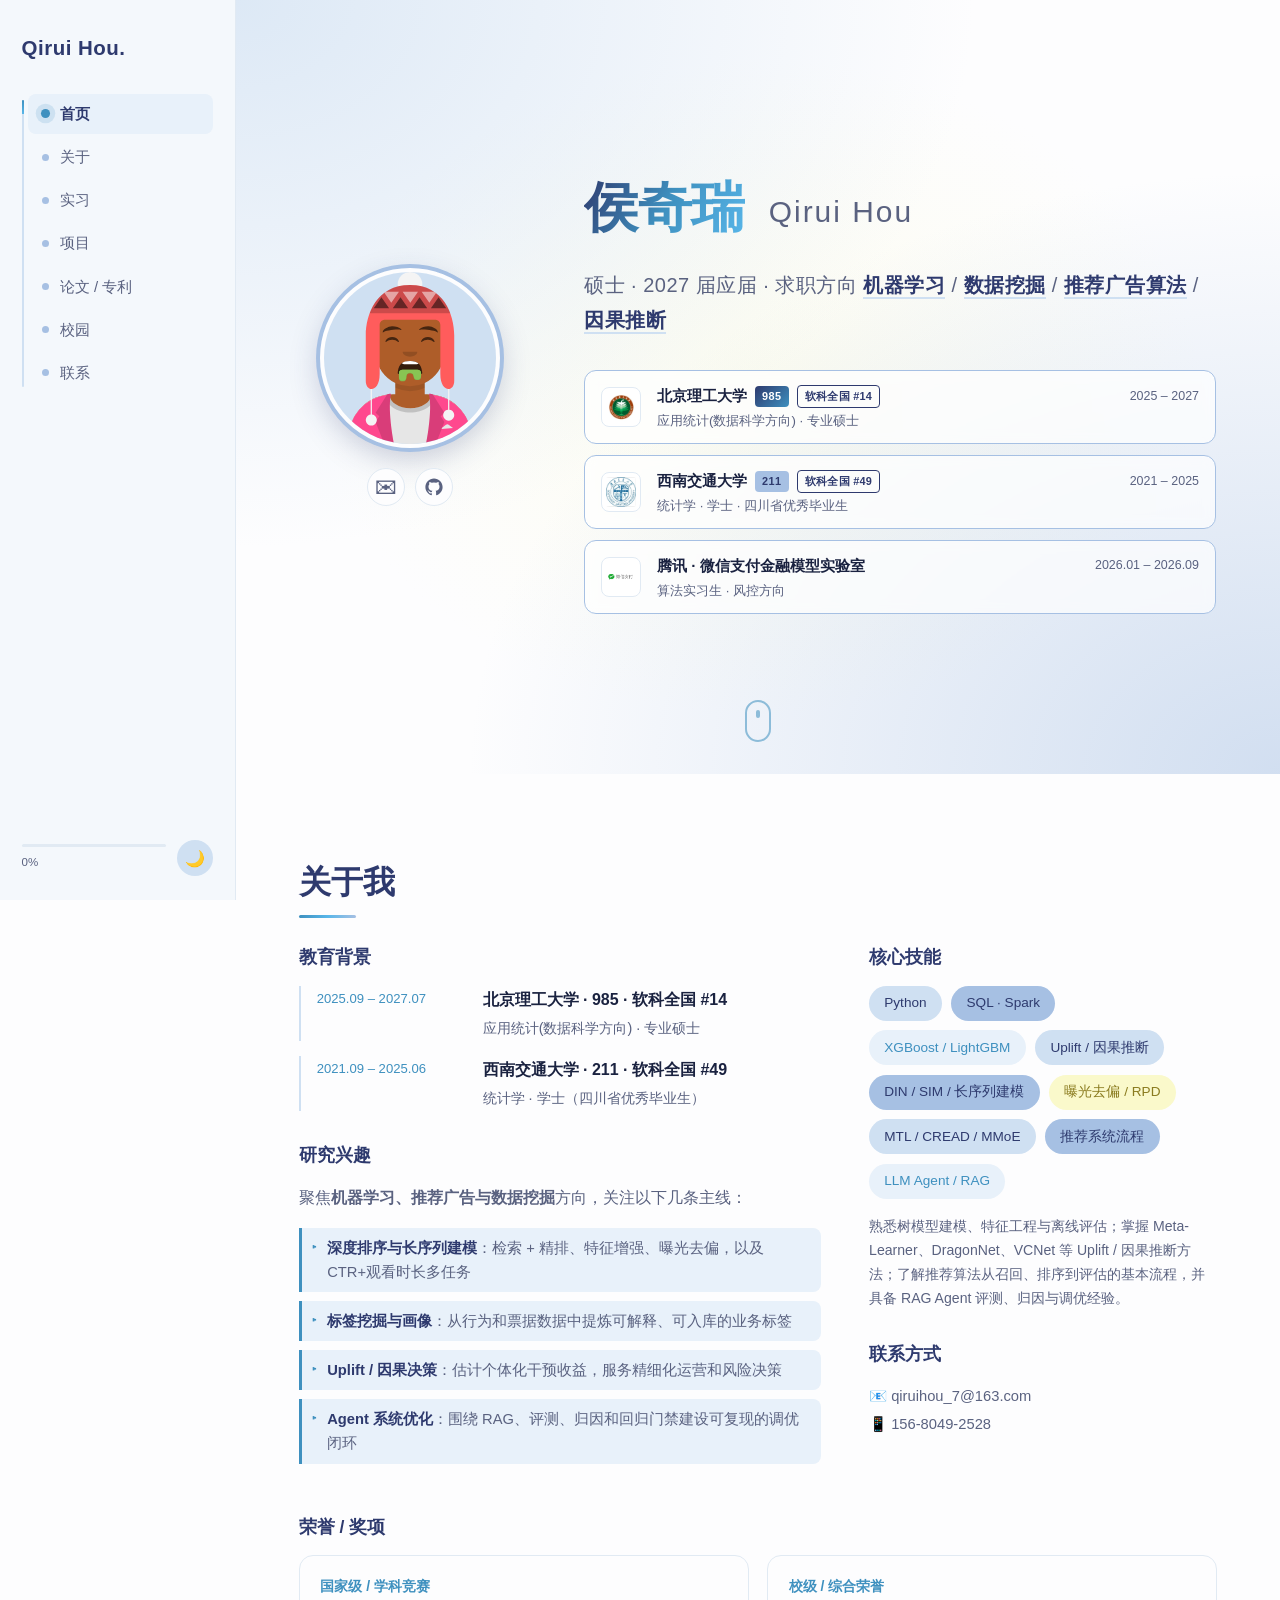
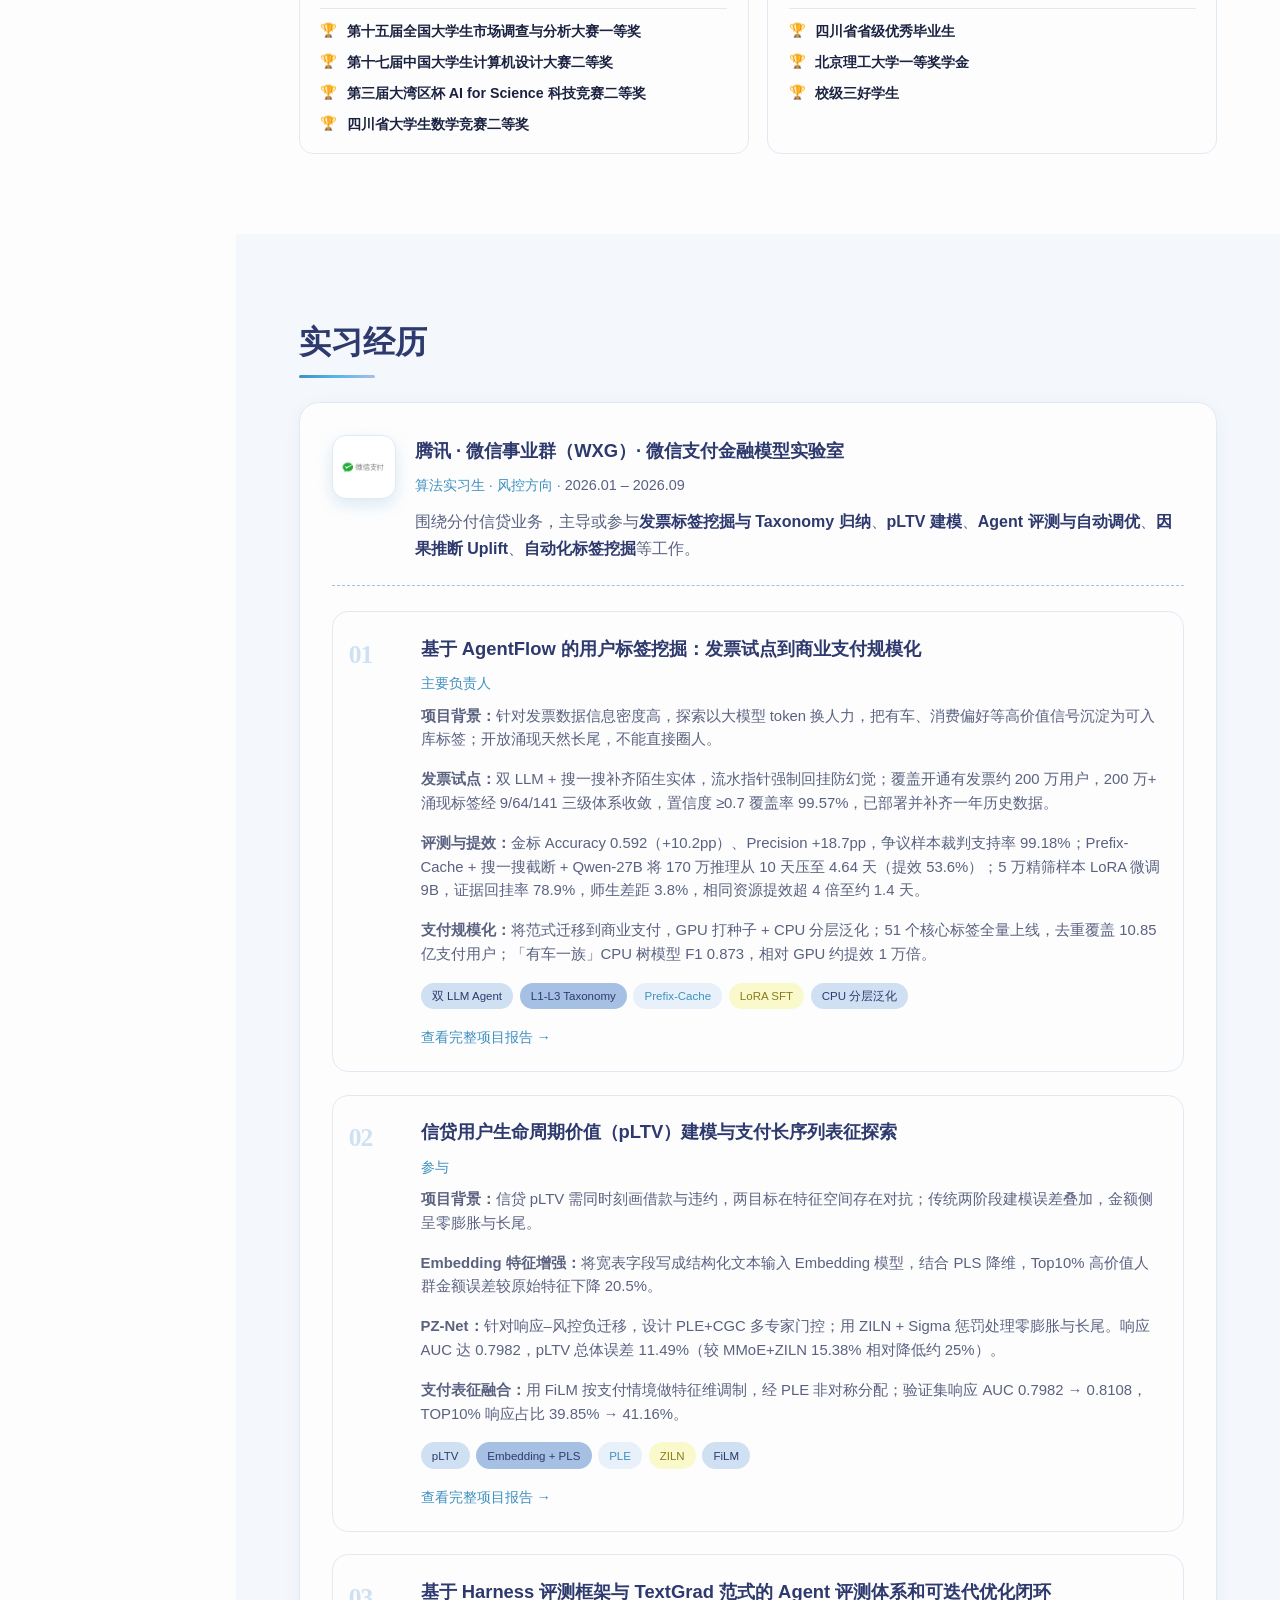
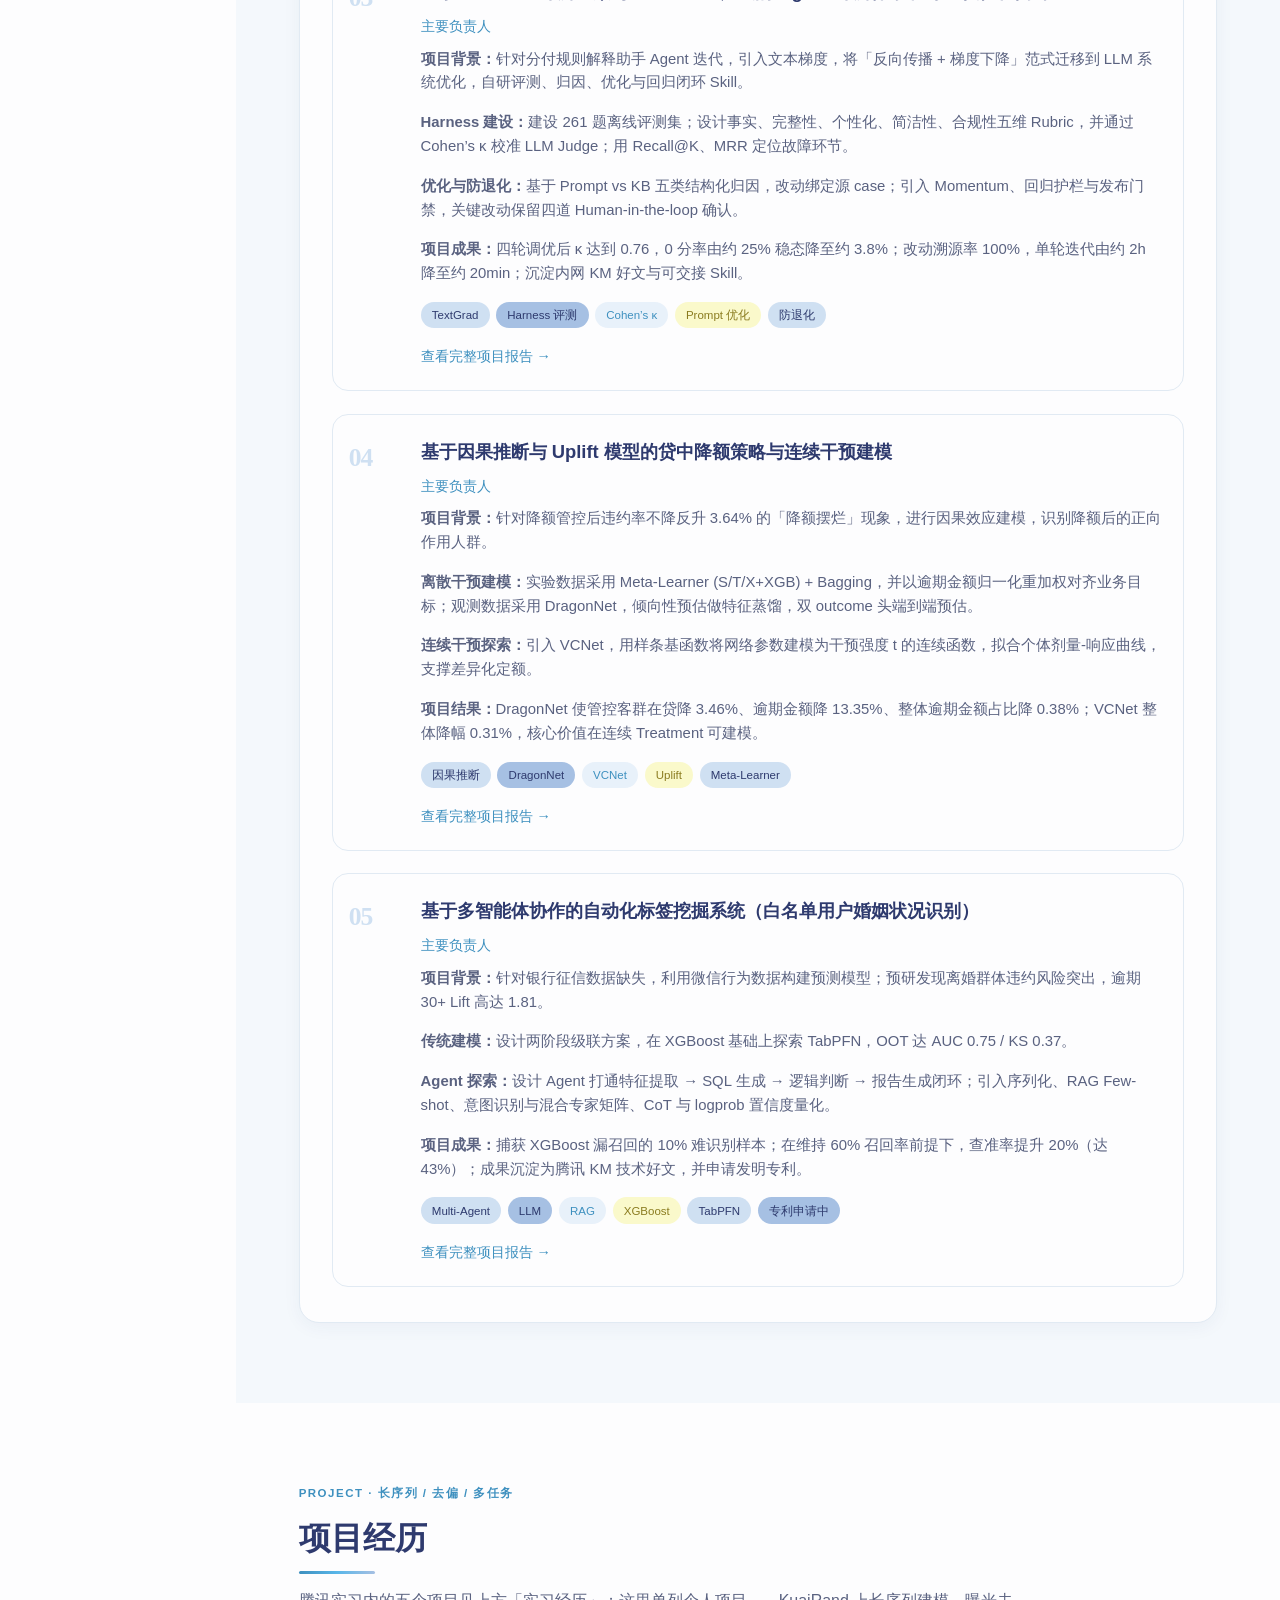
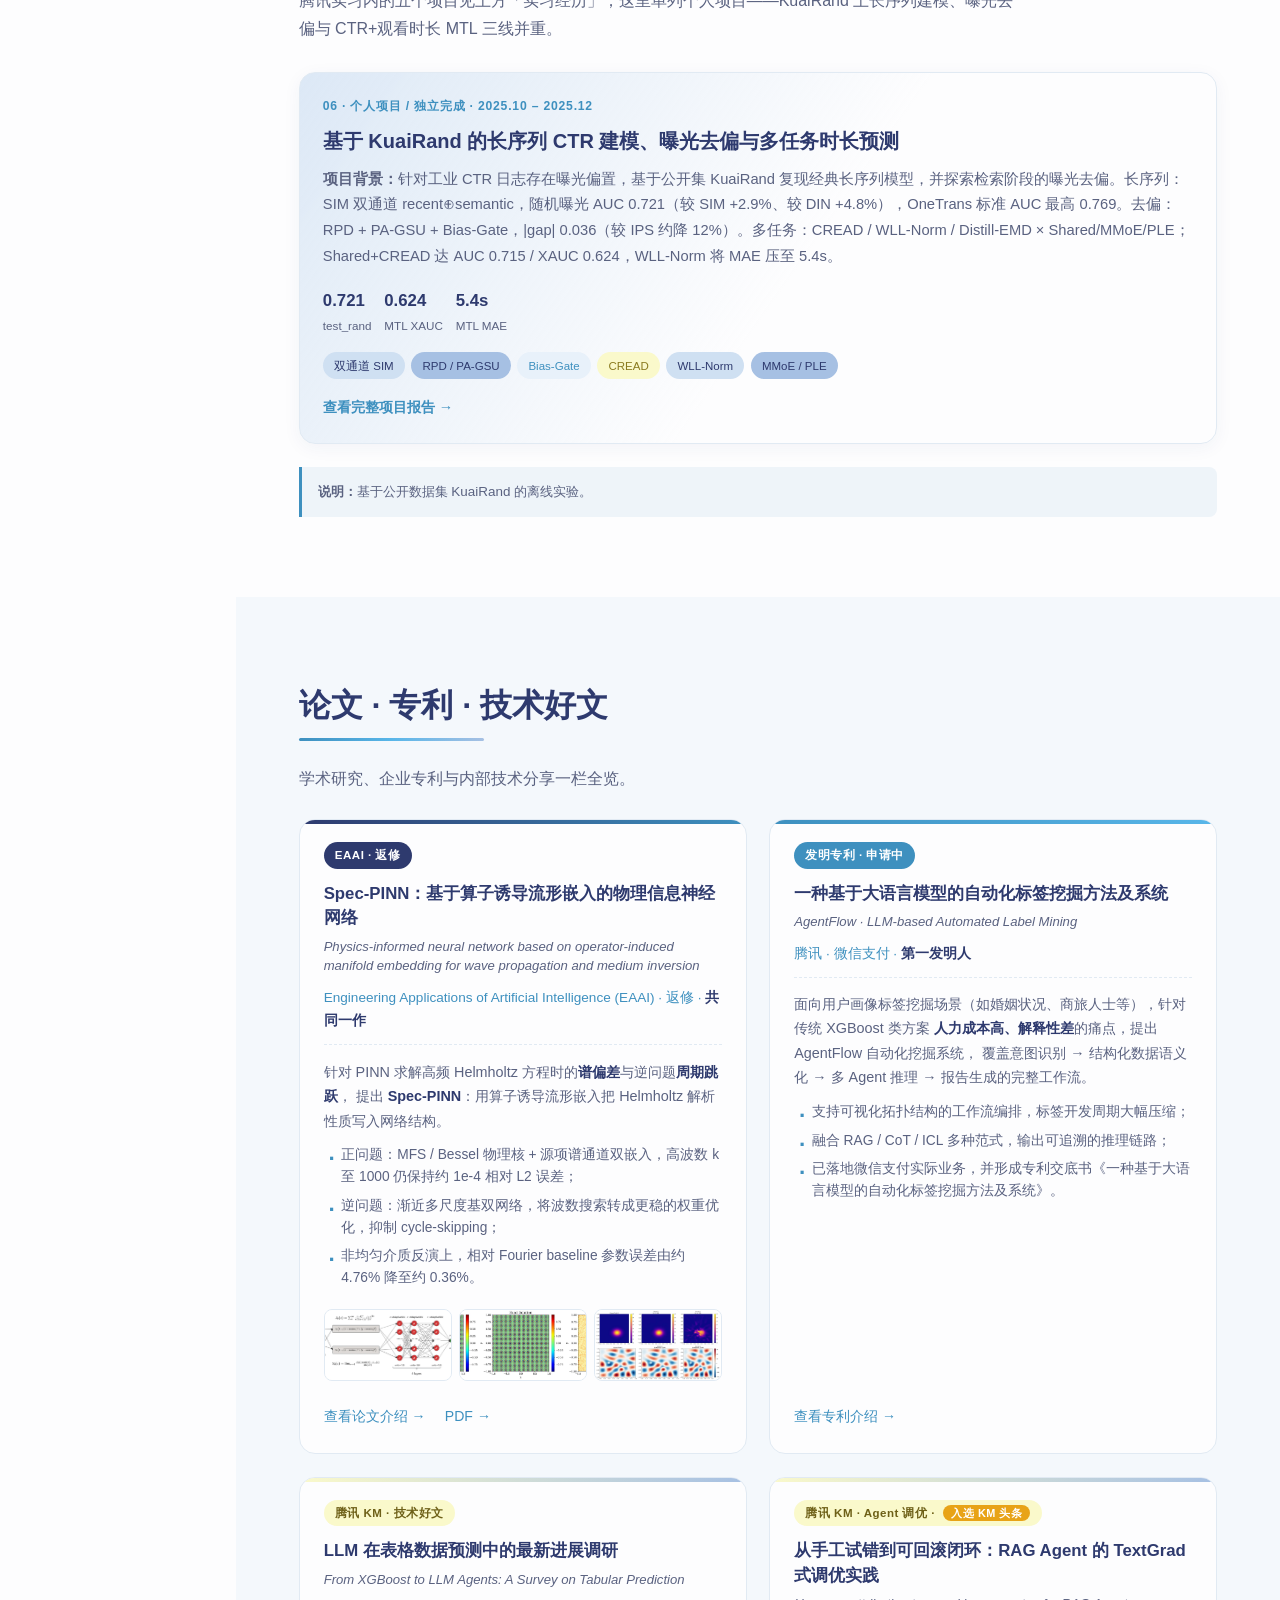
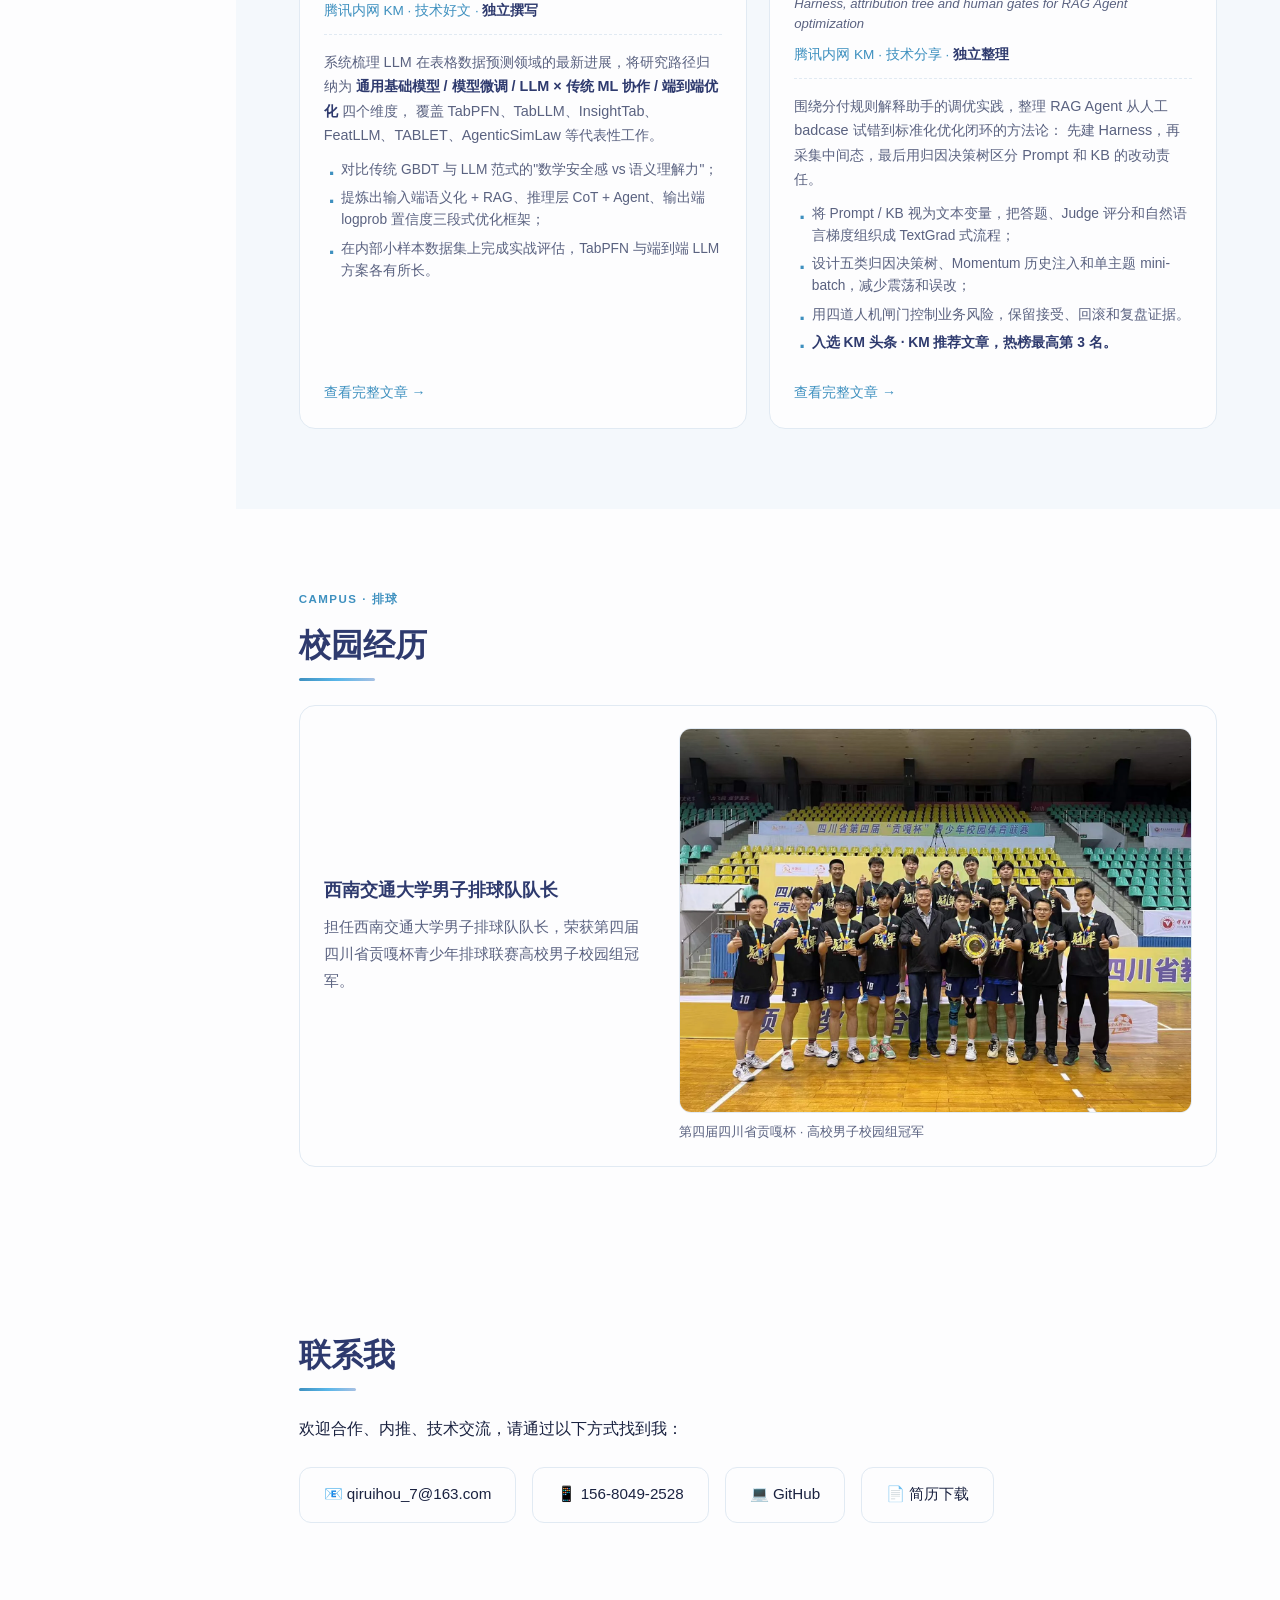
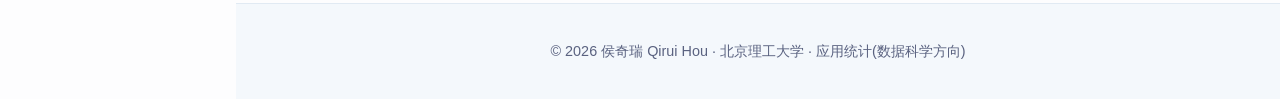
<file: index.html>
<!DOCTYPE html>
<html lang="zh-CN">
<head>
  <meta charset="UTF-8" />
  <meta name="viewport" content="width=device-width, initial-scale=1.0" />
  <title>侯奇瑞 · 个人主页</title>
  <meta name="description" content="侯奇瑞 - 北京理工大学应用统计(数据科学方向)硕士 · 求职方向：机器学习 / 数据挖掘 / 推荐广告算法 / 因果推断" />
  <script>
    // 尽早标记 JS，并恢复主题，避免首屏空白 / 闪白
    document.documentElement.classList.add('js');
    try {
      var t = localStorage.getItem('theme');
      if (!t) t = matchMedia('(prefers-color-scheme: dark)').matches ? 'dark' : 'light';
      document.documentElement.setAttribute('data-theme', t);
    } catch (e) {}
  </script>
  <link rel="preload" href="style.css" as="style" />
  <link rel="preload" href="assets/avatar.svg" as="image" type="image/svg+xml" />
  <link rel="preload" href="assets/logo-bit.webp" as="image" type="image/webp" />
  <link rel="preload" href="assets/logo-swjtu.webp" as="image" type="image/webp" />
  <link rel="preload" href="assets/logo-wechatpay.webp" as="image" type="image/webp" />
  <link rel="stylesheet" href="style.css" />
  <link rel="icon" href="data:image/svg+xml,<svg xmlns='http://www.w3.org/2000/svg' viewBox='0 0 100 100'><text y='.9em' font-size='90'>📊</text></svg>" />
</head>
<body class="has-side-nav">
  <!-- 移动端抽屉开关 -->
  <button class="sn-toggle" id="snToggle" aria-label="展开导航" aria-expanded="false" aria-controls="sideNav">
    <span></span><span></span><span></span>
  </button>
  <div class="sn-backdrop" id="snBackdrop" hidden></div>

  <!-- 左侧导航 -->
  <aside class="side-nav" id="sideNav">
    <div class="sn-head">
      <a href="#home" class="logo">Qirui Hou.</a>
    </div>

    <nav class="sn-nav" aria-label="页面导航">
      <span class="sn-rail" aria-hidden="true"><span class="sn-rail-fill" id="snRailFill"></span></span>
      <span class="sn-thumb" id="snThumb" aria-hidden="true"></span>
      <ul>
        <li><a class="sn-link" href="#home"><span class="sn-dot"></span><span class="sn-text">首页</span></a></li>
        <li><a class="sn-link" href="#about"><span class="sn-dot"></span><span class="sn-text">关于</span></a></li>
        <li><a class="sn-link" href="#experience"><span class="sn-dot"></span><span class="sn-text">实习</span></a></li>
        <li><a class="sn-link" href="#projects"><span class="sn-dot"></span><span class="sn-text">项目</span></a></li>
        <li><a class="sn-link" href="#research"><span class="sn-dot"></span><span class="sn-text">论文 / 专利</span></a></li>
        <li><a class="sn-link" href="#campus"><span class="sn-dot"></span><span class="sn-text">校园</span></a></li>
        <li><a class="sn-link" href="#contact"><span class="sn-dot"></span><span class="sn-text">联系</span></a></li>
      </ul>
    </nav>

    <div class="sn-foot">
      <div class="sn-progress">
        <span class="sn-progress-bar"><span class="sn-progress-fill" id="snProgressFill"></span></span>
        <span class="sn-progress-num" id="snProgressNum">0%</span>
      </div>
      <button id="themeToggle" aria-label="切换主题">🌙</button>
    </div>
  </aside>

  <!-- Hero / 个人简介 -->
  <section id="home" class="hero hero-split">
    <div class="hero-left">
      <img src="assets/avatar.svg" alt="头像" class="avatar" width="150" height="150" decoding="async" fetchpriority="high" />
      <div class="hero-socials">
        <a href="mailto:houqirui@bit.edu.cn" title="Email" aria-label="Email">✉</a>
        <a href="https://github.com/abcd1577/resume_web" target="_blank" rel="noopener" title="GitHub" aria-label="GitHub">
          <svg viewBox="0 0 24 24" width="18" height="18" fill="currentColor"><path d="M12 .5C5.73.5.5 5.74.5 12.04c0 5.08 3.29 9.39 7.86 10.91.58.11.79-.25.79-.56 0-.27-.01-1-.02-1.96-3.2.7-3.87-1.54-3.87-1.54-.52-1.34-1.27-1.69-1.27-1.69-1.04-.71.08-.7.08-.7 1.15.08 1.76 1.18 1.76 1.18 1.02 1.76 2.69 1.25 3.34.96.1-.74.4-1.25.72-1.54-2.55-.29-5.24-1.28-5.24-5.69 0-1.26.45-2.29 1.18-3.1-.12-.29-.51-1.46.11-3.04 0 0 .96-.31 3.16 1.18a10.97 10.97 0 0 1 5.76 0c2.2-1.49 3.16-1.18 3.16-1.18.62 1.58.23 2.75.11 3.04.74.81 1.18 1.84 1.18 3.1 0 4.42-2.69 5.39-5.26 5.68.41.36.78 1.07.78 2.16 0 1.56-.01 2.81-.01 3.19 0 .31.21.68.8.56 4.56-1.52 7.85-5.83 7.85-10.91C23.5 5.74 18.27.5 12 .5z"/></svg>
        </a>
      </div>
    </div>

    <div class="hero-right">
      <h1><span class="highlight">侯奇瑞</span> <span class="name-en">Qirui Hou</span></h1>
      <p class="tagline">硕士 · 2027 届应届 · 求职方向 <strong>机器学习</strong> / <strong>数据挖掘</strong> / <strong>推荐广告算法</strong> / <strong>因果推断</strong></p>

      <div class="hero-cards">
        <div class="hc-row hc-edu">
          <img src="assets/logo-bit.webp" alt="北京理工大学" class="hc-logo" width="160" height="160" decoding="async" fetchpriority="high" />
          <div class="hc-text">
            <div class="hc-line">
              <span class="hc-title">北京理工大学</span>
              <span class="hc-tier">985</span>
              <span class="hc-tier hc-tier-rank">软科全国 #14</span>
              <span class="hc-date">2025 – 2027</span>
            </div>
            <div class="hc-sub">应用统计(数据科学方向) · 专业硕士</div>
          </div>
        </div>

        <div class="hc-row hc-edu">
          <img src="assets/logo-swjtu.webp" alt="西南交通大学" class="hc-logo" width="160" height="160" decoding="async" fetchpriority="high" />
          <div class="hc-text">
            <div class="hc-line">
              <span class="hc-title">西南交通大学</span>
              <span class="hc-tier hc-tier-211">211</span>
              <span class="hc-tier hc-tier-rank">软科全国 #49</span>
              <span class="hc-date">2021 – 2025</span>
            </div>
            <div class="hc-sub">统计学 · 学士 · 四川省优秀毕业生</div>
          </div>
        </div>

        <div class="hc-row hc-work">
          <img src="assets/logo-wechatpay.webp" alt="微信支付" class="hc-logo" width="451" height="160" decoding="async" fetchpriority="high" />
          <div class="hc-text">
            <div class="hc-line">
              <span class="hc-title">腾讯 · 微信支付金融模型实验室</span>
              <span class="hc-date">2026.01 – 2026.09</span>
            </div>
            <div class="hc-sub">算法实习生 · 风控方向</div>
          </div>
        </div>
      </div>
    </div>

    <a href="#about" class="scroll-down" aria-label="向下滚动">
      <span></span>
    </a>
  </section>

  <!-- 关于我 -->
  <section id="about" class="section">
    <h2>关于我</h2>
    <div class="about-grid">
      <div>
        <h3>教育背景</h3>
        <ul class="timeline">
          <li>
            <span class="t-date">2025.09 – 2027.07</span>
            <span class="t-school">北京理工大学 · 985 · 软科全国 #14</span>
            <span class="t-major">应用统计(数据科学方向) · 专业硕士</span>
          </li>
          <li>
            <span class="t-date">2021.09 – 2025.06</span>
            <span class="t-school">西南交通大学 · 211 · 软科全国 #49</span>
            <span class="t-major">统计学 · 学士（四川省优秀毕业生）</span>
          </li>
        </ul>

        <h3 style="margin-top:1.8rem">研究兴趣</h3>
        <p>聚焦<strong>机器学习、推荐广告与数据挖掘</strong>方向，关注以下几条主线：</p>
        <ul class="interest-list">
          <li><strong>深度排序与长序列建模</strong>：检索 + 精排、特征增强、曝光去偏，以及 CTR+观看时长多任务</li>
          <li><strong>标签挖掘与画像</strong>：从行为和票据数据中提炼可解释、可入库的业务标签</li>
          <li><strong>Uplift / 因果决策</strong>：估计个体化干预收益，服务精细化运营和风险决策</li>
          <li><strong>Agent 系统优化</strong>：围绕 RAG、评测、归因和回归门禁建设可复现的调优闭环</li>
        </ul>
      </div>

      <div>
        <h3>核心技能</h3>
        <ul class="skills">
          <li>Python</li>
          <li>SQL · Spark</li>
          <li>XGBoost / LightGBM</li>
          <li>Uplift / 因果推断</li>
          <li>DIN / SIM / 长序列建模</li>
          <li>曝光去偏 / RPD</li>
          <li>MTL / CREAD / MMoE</li>
          <li>推荐系统流程</li>
          <li>LLM Agent / RAG</li>
        </ul>
        <p style="margin-top:1rem; color:var(--text-soft); font-size:0.88rem; line-height:1.7;">
          熟悉树模型建模、特征工程与离线评估；掌握 Meta-Learner、DragonNet、VCNet 等 Uplift / 因果推断方法；了解推荐算法从召回、排序到评估的基本流程，并具备 RAG Agent 评测、归因与调优经验。
        </p>

        <h3 style="margin-top:1.8rem">联系方式</h3>
        <p style="color:var(--text-soft); font-size:0.92rem; line-height:1.9;">
          📧 qiruihou_7@163.com<br/>
          📱 156-8049-2528
        </p>
      </div>

      <div class="about-awards">
        <h3>荣誉 / 奖项</h3>
        <div class="awards-grid">
          <div class="award-col">
            <h4>国家级 / 学科竞赛</h4>
            <ul>
              <li>第十五届全国大学生市场调查与分析大赛一等奖</li>
              <li>第十七届中国大学生计算机设计大赛二等奖</li>
              <li>第三届大湾区杯 AI for Science 科技竞赛二等奖</li>
              <li>四川省大学生数学竞赛二等奖</li>
            </ul>
          </div>
          <div class="award-col">
            <h4>校级 / 综合荣誉</h4>
            <ul>
              <li>四川省省级优秀毕业生</li>
              <li>北京理工大学一等奖学金</li>
              <li>校级三好学生</li>
            </ul>
          </div>
        </div>
      </div>
    </div>
  </section>

  <!-- 实习经历 -->
  <section id="experience" class="section alt">
    <h2>实习经历</h2>

    <div class="experience-block">
      <div class="exp-header">
        <img class="exp-logo-img" src="assets/logo-wechatpay.webp" alt="微信支付" width="451" height="160" decoding="async" loading="lazy" />
        <div class="exp-meta">
          <h3 class="exp-company">腾讯 · 微信事业群（WXG）· 微信支付金融模型实验室</h3>
          <p class="exp-role">算法实习生 · 风控方向 · <span>2026.01 – 2026.09</span></p>
          <p class="exp-summary">围绕分付信贷业务，主导或参与<strong>发票标签挖掘与 Taxonomy 归纳</strong>、<strong>pLTV 建模</strong>、<strong>Agent 评测与自动调优</strong>、<strong>因果推断 Uplift</strong>、<strong>自动化标签挖掘</strong>等工作。</p>
        </div>
      </div>

      <ol class="cards stacked">
        <li class="card project-item">
          <a class="project-card-link" href="project-invoice-taxonomy.html">
            <span class="proj-index">01</span>
            <div class="card-body">
              <h3>基于 AgentFlow 的用户标签挖掘：发票试点到商业支付规模化</h3>
              <p class="proj-role">主要负责人</p>
              <p><strong>项目背景：</strong>针对发票数据信息密度高，探索以大模型 token 换人力，把有车、消费偏好等高价值信号沉淀为可入库标签；开放涌现天然长尾，不能直接圈人。</p>
              <p><strong>发票试点：</strong>双 LLM + 搜一搜补齐陌生实体，流水指针强制回挂防幻觉；覆盖开通有发票约 200 万用户，200 万+ 涌现标签经 9/64/141 三级体系收敛，置信度 ≥0.7 覆盖率 99.57%，已部署并补齐一年历史数据。</p>
              <p><strong>评测与提效：</strong>金标 Accuracy 0.592（+10.2pp）、Precision +18.7pp，争议样本裁判支持率 99.18%；Prefix-Cache + 搜一搜截断 + Qwen-27B 将 170 万推理从 10 天压至 4.64 天（提效 53.6%）；5 万精筛样本 LoRA 微调 9B，证据回挂率 78.9%，师生差距 3.8%，相同资源提效超 4 倍至约 1.4 天。</p>
              <p><strong>支付规模化：</strong>将范式迁移到商业支付，GPU 打种子 + CPU 分层泛化；51 个核心标签全量上线，去重覆盖 10.85 亿支付用户；「有车一族」CPU 树模型 F1 0.873，相对 GPU 约提效 1 万倍。</p>
              <div class="tags">
                <span>双 LLM Agent</span><span>L1-L3 Taxonomy</span><span>Prefix-Cache</span>
                <span>LoRA SFT</span><span>CPU 分层泛化</span>
              </div>
              <div class="links"><span class="go-report">查看完整项目报告 →</span></div>
            </div>
          </a>
        </li>

        <li class="card project-item">
          <a class="project-card-link" href="project-pltv.html">
            <span class="proj-index">02</span>
            <div class="card-body">
              <h3>信贷用户生命周期价值（pLTV）建模与支付长序列表征探索</h3>
              <p class="proj-role">参与</p>
              <p><strong>项目背景：</strong>信贷 pLTV 需同时刻画借款与违约，两目标在特征空间存在对抗；传统两阶段建模误差叠加，金额侧呈零膨胀与长尾。</p>
              <p><strong>Embedding 特征增强：</strong>将宽表字段写成结构化文本输入 Embedding 模型，结合 PLS 降维，Top10% 高价值人群金额误差较原始特征下降 20.5%。</p>
              <p><strong>PZ-Net：</strong>针对响应–风控负迁移，设计 PLE+CGC 多专家门控；用 ZILN + Sigma 惩罚处理零膨胀与长尾。响应 AUC 达 0.7982，pLTV 总体误差 11.49%（较 MMoE+ZILN 15.38% 相对降低约 25%）。</p>
              <p><strong>支付表征融合：</strong>用 FiLM 按支付情境做特征维调制，经 PLE 非对称分配；验证集响应 AUC 0.7982 → 0.8108，TOP10% 响应占比 39.85% → 41.16%。</p>
              <div class="tags">
                <span>pLTV</span><span>Embedding + PLS</span><span>PLE</span>
                <span>ZILN</span><span>FiLM</span>
              </div>
              <div class="links"><span class="go-report">查看完整项目报告 →</span></div>
            </div>
          </a>
        </li>

        <li class="card project-item">
          <a class="project-card-link" href="project-agent-optimization.html">
            <span class="proj-index">03</span>
            <div class="card-body">
              <h3>基于 Harness 评测框架与 TextGrad 范式的 Agent 评测体系和可迭代优化闭环</h3>
              <p class="proj-role">主要负责人</p>
              <p><strong>项目背景：</strong>针对分付规则解释助手 Agent 迭代，引入文本梯度，将「反向传播 + 梯度下降」范式迁移到 LLM 系统优化，自研评测、归因、优化与回归闭环 Skill。</p>
              <p><strong>Harness 建设：</strong>建设 261 题离线评测集；设计事实、完整性、个性化、简洁性、合规性五维 Rubric，并通过 Cohen’s κ 校准 LLM Judge；用 Recall@K、MRR 定位故障环节。</p>
              <p><strong>优化与防退化：</strong>基于 Prompt vs KB 五类结构化归因，改动绑定源 case；引入 Momentum、回归护栏与发布门禁，关键改动保留四道 Human-in-the-loop 确认。</p>
              <p><strong>项目成果：</strong>四轮调优后 κ 达到 0.76，0 分率由约 25% 稳态降至约 3.8%；改动溯源率 100%，单轮迭代由约 2h 降至约 20min；沉淀内网 KM 好文与可交接 Skill。</p>
              <div class="tags">
                <span>TextGrad</span><span>Harness 评测</span><span>Cohen’s κ</span>
                <span>Prompt 优化</span><span>防退化</span>
              </div>
              <div class="links"><span class="go-report">查看完整项目报告 →</span></div>
            </div>
          </a>
        </li>

        <li class="card project-item">
          <a class="project-card-link" href="project-causal-treatment.html">
            <span class="proj-index">04</span>
            <div class="card-body">
              <h3>基于因果推断与 Uplift 模型的贷中降额策略与连续干预建模</h3>
              <p class="proj-role">主要负责人</p>
              <p><strong>项目背景：</strong>针对降额管控后违约率不降反升 3.64% 的「降额摆烂」现象，进行因果效应建模，识别降额后的正向作用人群。</p>
              <p><strong>离散干预建模：</strong>实验数据采用 Meta-Learner (S/T/X+XGB) + Bagging，并以逾期金额归一化重加权对齐业务目标；观测数据采用 DragonNet，倾向性预估做特征蒸馏，双 outcome 头端到端预估。</p>
              <p><strong>连续干预探索：</strong>引入 VCNet，用样条基函数将网络参数建模为干预强度 t 的连续函数，拟合个体剂量-响应曲线，支撑差异化定额。</p>
              <p><strong>项目结果：</strong>DragonNet 使管控客群在贷降 3.46%、逾期金额降 13.35%、整体逾期金额占比降 0.38%；VCNet 整体降幅 0.31%，核心价值在连续 Treatment 可建模。</p>
              <div class="tags">
                <span>因果推断</span><span>DragonNet</span><span>VCNet</span>
                <span>Uplift</span><span>Meta-Learner</span>
              </div>
              <div class="links"><span class="go-report">查看完整项目报告 →</span></div>
            </div>
          </a>
        </li>

        <li class="card project-item">
          <a class="project-card-link" href="project-label-mining.html">
            <span class="proj-index">05</span>
            <div class="card-body">
              <h3>基于多智能体协作的自动化标签挖掘系统（白名单用户婚姻状况识别）</h3>
              <p class="proj-role">主要负责人</p>
              <p><strong>项目背景：</strong>针对银行征信数据缺失，利用微信行为数据构建预测模型；预研发现离婚群体违约风险突出，逾期 30+ Lift 高达 1.81。</p>
              <p><strong>传统建模：</strong>设计两阶段级联方案，在 XGBoost 基础上探索 TabPFN，OOT 达 AUC 0.75 / KS 0.37。</p>
              <p><strong>Agent 探索：</strong>设计 Agent 打通特征提取 → SQL 生成 → 逻辑判断 → 报告生成闭环；引入序列化、RAG Few-shot、意图识别与混合专家矩阵、CoT 与 logprob 置信度量化。</p>
              <p><strong>项目成果：</strong>捕获 XGBoost 漏召回的 10% 难识别样本；在维持 60% 召回率前提下，查准率提升 20%（达 43%）；成果沉淀为腾讯 KM 技术好文，并申请发明专利。</p>
              <div class="tags">
                <span>Multi-Agent</span><span>LLM</span><span>RAG</span><span>XGBoost</span>
                <span>TabPFN</span><span>专利申请中</span>
              </div>
              <div class="links"><span class="go-report">查看完整项目报告 →</span></div>
            </div>
          </a>
        </li>
      </ol>
    </div>
  </section>

  <!-- 项目经历：个人项目 KuaiRand（长序列 ∥ 去偏 ∥ 多任务） -->
  <section id="projects" class="section">
    <p class="eyebrow">PROJECT · 长序列 / 去偏 / 多任务</p>
    <h2>项目经历</h2>
    <p class="section-intro">腾讯实习内的五个项目见上方「实习经历」；这里单列个人项目——KuaiRand 上长序列建模、曝光去偏与 CTR+观看时长 MTL 三线并重。</p>
    <div class="case-grid">
      <article class="case-card featured">
        <p class="case-no">06 · 个人项目 / 独立完成 · 2025.10 – 2025.12</p>
        <h3>基于 KuaiRand 的长序列 CTR 建模、曝光去偏与多任务时长预测</h3>
        <p class="case-summary"><strong>项目背景：</strong>针对工业 CTR 日志存在曝光偏置，基于公开集 KuaiRand 复现经典长序列模型，并探索检索阶段的曝光去偏。长序列：SIM 双通道 recent⊕semantic，随机曝光 AUC 0.721（较 SIM +2.9%、较 DIN +4.8%），OneTrans 标准 AUC 最高 0.769。去偏：RPD + PA-GSU + Bias-Gate，|gap| 0.036（较 IPS 约降 12%）。多任务：CREAD / WLL-Norm / Distill-EMD × Shared/MMoE/PLE；Shared+CREAD 达 AUC 0.715 / XAUC 0.624，WLL-Norm 将 MAE 压至 5.4s。</p>
        <div class="metric-row"><div><strong>0.721</strong><span>test_rand</span></div><div><strong>0.624</strong><span>MTL XAUC</span></div><div><strong>5.4s</strong><span>MTL MAE</span></div></div>
        <div class="tags"><span>双通道 SIM</span><span>RPD / PA-GSU</span><span>Bias-Gate</span><span>CREAD</span><span>WLL-Norm</span><span>MMoE / PLE</span></div>
        <a class="case-link" href="project-kuairand-ctr.html">查看完整项目报告 <span>→</span></a>
      </article>
    </div>
    <p class="evidence-note"><strong>说明：</strong>基于公开数据集 KuaiRand 的离线实验。</p>
  </section>

  <!-- 论文 / 专利 / 技术好文 -->
  <section id="research" class="section alt">
    <h2>论文 · 专利 · 技术好文</h2>
    <p style="color:var(--text-soft); margin-bottom:1.6rem;">学术研究、企业专利与内部技术分享一栏全览。</p>

    <div class="research-grid">
      <article class="research-card paper">
        <div class="rc-tag">EAAI · 返修</div>
        <h3 class="rc-title">Spec-PINN：基于算子诱导流形嵌入的物理信息神经网络</h3>
        <p class="rc-en">Physics-informed neural network based on operator-induced manifold embedding for wave propagation and medium inversion</p>
        <p class="rc-meta">Engineering Applications of Artificial Intelligence (EAAI) · 返修 · <strong>共同一作</strong></p>
        <p class="rc-desc">
          针对 PINN 求解高频 Helmholtz 方程时的<strong>谱偏差</strong>与逆问题<strong>周期跳跃</strong>，
          提出 <strong>Spec-PINN</strong>：用算子诱导流形嵌入把 Helmholtz 解析性质写入网络结构。
        </p>
        <ul class="rc-list">
          <li>正问题：MFS / Bessel 物理核 + 源项谱通道双嵌入，高波数 k 至 1000 仍保持约 1e-4 相对 L2 误差；</li>
          <li>逆问题：渐近多尺度基双网络，将波数搜索转成更稳的权重优化，抑制 cycle-skipping；</li>
          <li>非均匀介质反演上，相对 Fourier baseline 参数误差由约 4.76% 降至约 0.36%。</li>
        </ul>
        <div class="rc-thumbs" aria-label="论文典型图预览">
          <img decoding="async" loading="lazy" src="assets/spec-pinn-arch-forward.webp" alt="Spec-PINN 正问题物理核嵌入架构" width="280" height="126">
          <img decoding="async" loading="lazy" src="assets/spec-pinn-forward-k100.webp" alt="高波数正问题解对比" width="280" height="76">
          <img decoding="async" loading="lazy" src="assets/spec-pinn-inverse-compare.webp" alt="非均匀介质反演对比" width="280" height="155">
        </div>
        <div class="rc-links">
          <a href="paper-spec-pinn.html">查看论文介绍 →</a>
          <a href="Physics-informed neural network based on operator-induced manifold embedding for wave propagation and medium inversion.pdf" target="_blank" rel="noopener">PDF →</a>
        </div>
      </article>

      <article class="research-card patent">
        <div class="rc-tag">发明专利 · 申请中</div>
        <h3 class="rc-title">一种基于大语言模型的自动化标签挖掘方法及系统</h3>
        <p class="rc-en">AgentFlow · LLM-based Automated Label Mining</p>
        <p class="rc-meta">腾讯 · 微信支付 · <strong>第一发明人</strong></p>
        <p class="rc-desc">
          面向用户画像标签挖掘场景（如婚姻状况、商旅人士等），针对传统 XGBoost 类方案
          <strong>人力成本高、解释性差</strong>的痛点，提出 AgentFlow 自动化挖掘系统，
          覆盖意图识别 → 结构化数据语义化 → 多 Agent 推理 → 报告生成的完整工作流。
        </p>
        <ul class="rc-list">
          <li>支持可视化拓扑结构的工作流编排，标签开发周期大幅压缩；</li>
          <li>融合 RAG / CoT / ICL 多种范式，输出可追溯的推理链路；</li>
          <li>已落地微信支付实际业务，并形成专利交底书《一种基于大语言模型的自动化标签挖掘方法及系统》。</li>
        </ul>
        <div class="rc-links">
          <a href="patent-label-mining.html">查看专利介绍 →</a>
        </div>
      </article>

      <article class="research-card blog">
        <div class="rc-tag">腾讯 KM · 技术好文</div>
        <h3 class="rc-title">LLM 在表格数据预测中的最新进展调研</h3>
        <p class="rc-en">From XGBoost to LLM Agents: A Survey on Tabular Prediction</p>
        <p class="rc-meta">腾讯内网 KM · 技术好文 · <strong>独立撰写</strong></p>
        <p class="rc-desc">
          系统梳理 LLM 在表格数据预测领域的最新进展，将研究路径归纳为
          <strong>通用基础模型 / 模型微调 / LLM × 传统 ML 协作 / 端到端优化</strong> 四个维度，
          覆盖 TabPFN、TabLLM、InsightTab、FeatLLM、TABLET、AgenticSimLaw 等代表性工作。
        </p>
        <ul class="rc-list">
          <li>对比传统 GBDT 与 LLM 范式的"数学安全感 vs 语义理解力"；</li>
          <li>提炼出输入端语义化 + RAG、推理层 CoT + Agent、输出端 logprob 置信度三段式优化框架；</li>
          <li>在内部小样本数据集上完成实战评估，TabPFN 与端到端 LLM 方案各有所长。</li>
        </ul>
        <div class="rc-links">
          <a href="km-tabular-prediction.html">查看完整文章 →</a>
        </div>
      </article>

      <article class="research-card blog">
        <div class="rc-tag">腾讯 KM · Agent 调优 · <span class="rc-award">入选 KM 头条</span></div>
        <h3 class="rc-title">从手工试错到可回滚闭环：RAG Agent 的 TextGrad 式调优实践</h3>
        <p class="rc-en">Harness, attribution tree and human gates for RAG Agent optimization</p>
        <p class="rc-meta">腾讯内网 KM · 技术分享 · <strong>独立整理</strong></p>
        <p class="rc-desc">
          围绕分付规则解释助手的调优实践，整理 RAG Agent 从人工 badcase 试错到标准化优化闭环的方法论：
          先建 Harness，再采集中间态，最后用归因决策树区分 Prompt 和 KB 的改动责任。
        </p>
        <ul class="rc-list">
          <li>将 Prompt / KB 视为文本变量，把答题、Judge 评分和自然语言梯度组织成 TextGrad 式流程；</li>
          <li>设计五类归因决策树、Momentum 历史注入和单主题 mini-batch，减少震荡和误改；</li>
          <li>用四道人机闸门控制业务风险，保留接受、回滚和复盘证据。</li>
          <li><strong>入选 KM 头条 · KM 推荐文章，热榜最高第 3 名。</strong></li>
        </ul>
        <div class="rc-links">
          <a href="km-agent-textgrad.html">查看完整文章 →</a>
        </div>
      </article>
    </div>
  </section>

  <!-- 校园经历 -->
  <section id="campus" class="section">
    <p class="eyebrow">CAMPUS · 排球</p>
    <h2>校园经历</h2>
    <article class="campus-card">
      <div class="campus-copy">
        <h3>西南交通大学男子排球队队长</h3>
        <p>担任西南交通大学男子排球队队长，荣获第四届四川省贡嘎杯青少年排球联赛高校男子校园组冠军。</p>
      </div>
      <figure class="campus-photo">
        <img src="assets/gongga-cup-champion.webp" alt="第四届四川省贡嘎杯青少年排球联赛高校男子校园组合影，队员身穿冠军纪念衫、佩戴金牌" width="1440" height="1080" decoding="async" loading="lazy" />
        <figcaption>第四届四川省贡嘎杯 · 高校男子校园组冠军</figcaption>
      </figure>
    </article>
  </section>

  <!-- 联系 -->
  <section id="contact" class="section">
    <h2>联系我</h2>
    <p>欢迎合作、内推、技术交流，请通过以下方式找到我：</p>
    <div class="contact-list">
      <a href="mailto:qiruihou_7@163.com">📧 qiruihou_7@163.com</a>
      <a href="tel:15680492528">📱 156-8049-2528</a>
      <a href="https://github.com/abcd1577/resume_web" target="_blank" rel="noopener">💻 GitHub</a>
      <a href="侯奇瑞-北京理工大学-27届-0511_副本.docx" download>📄 简历下载</a>
    </div>
  </section>

  <footer>
    <p>© 2026 侯奇瑞 Qirui Hou · 北京理工大学 · 应用统计(数据科学方向)</p>
  </footer>

  <script src="script.js"></script>
</body>
</html>
</file>
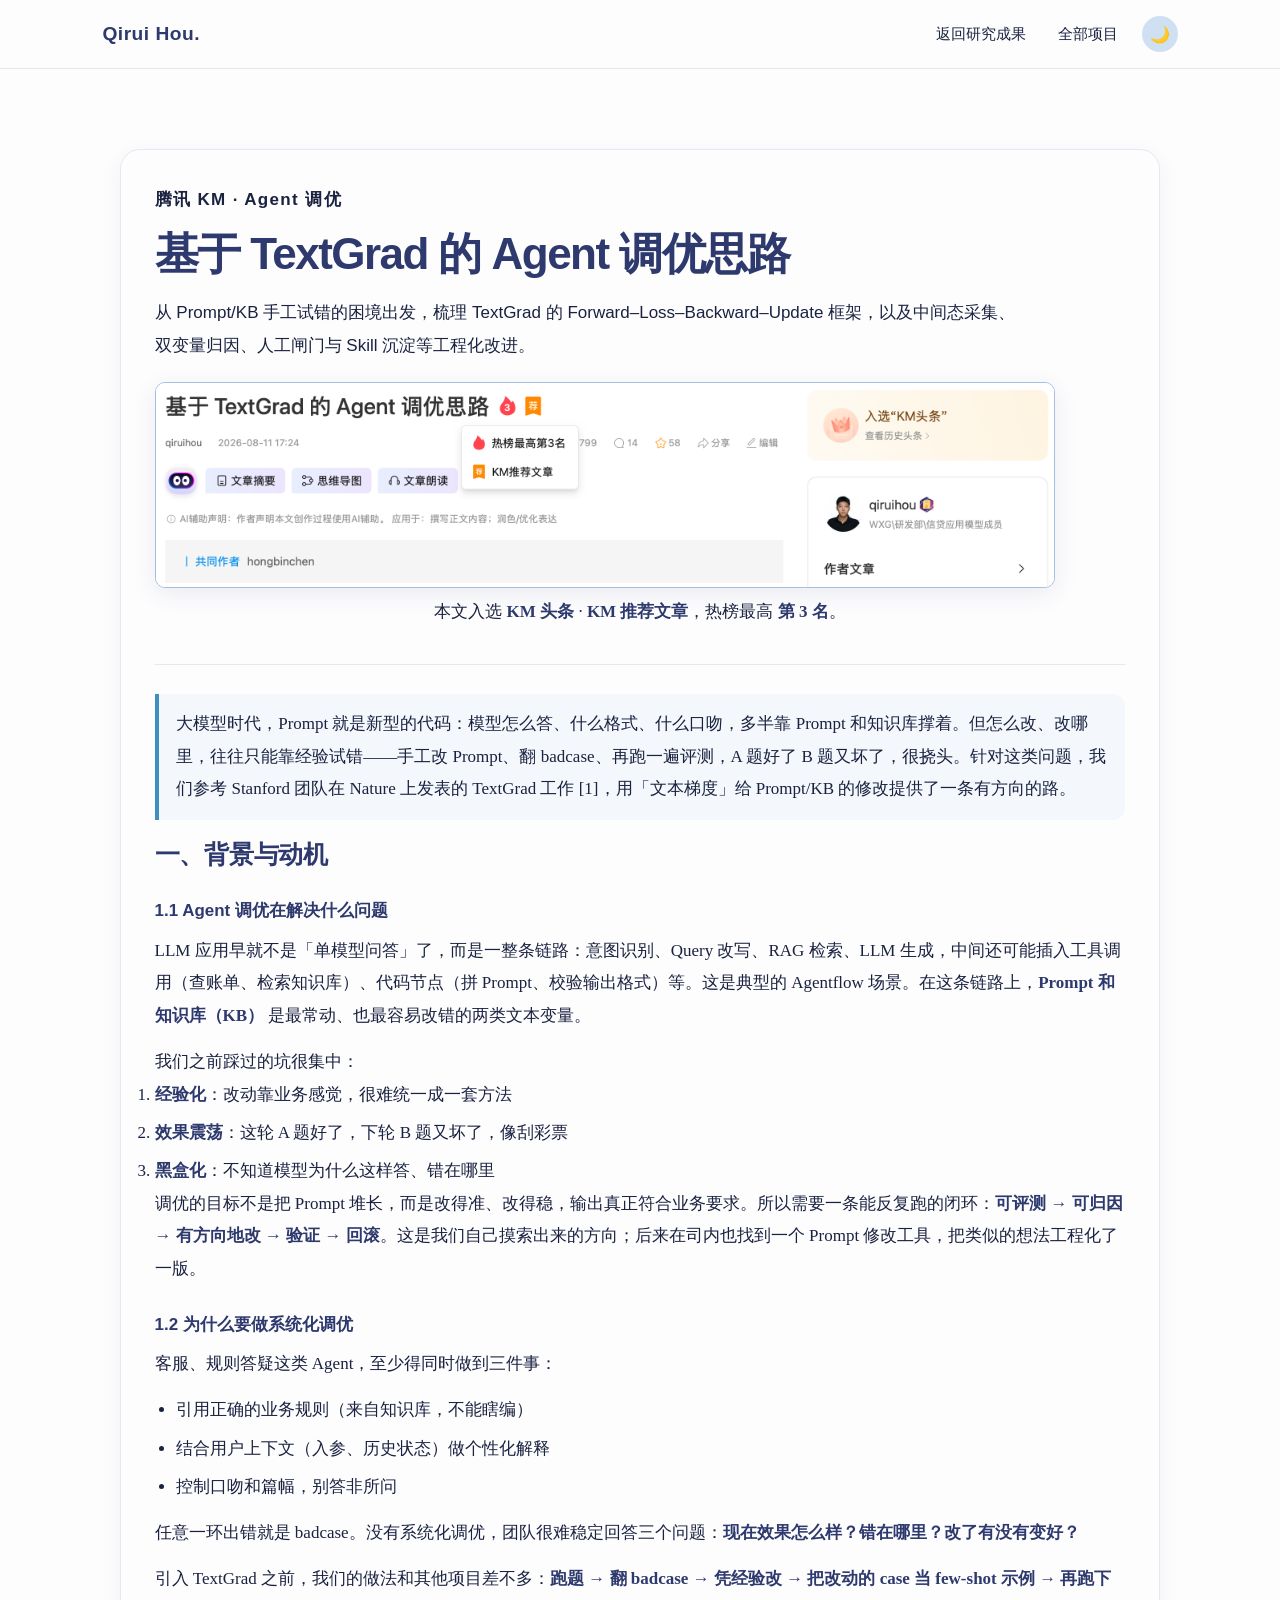
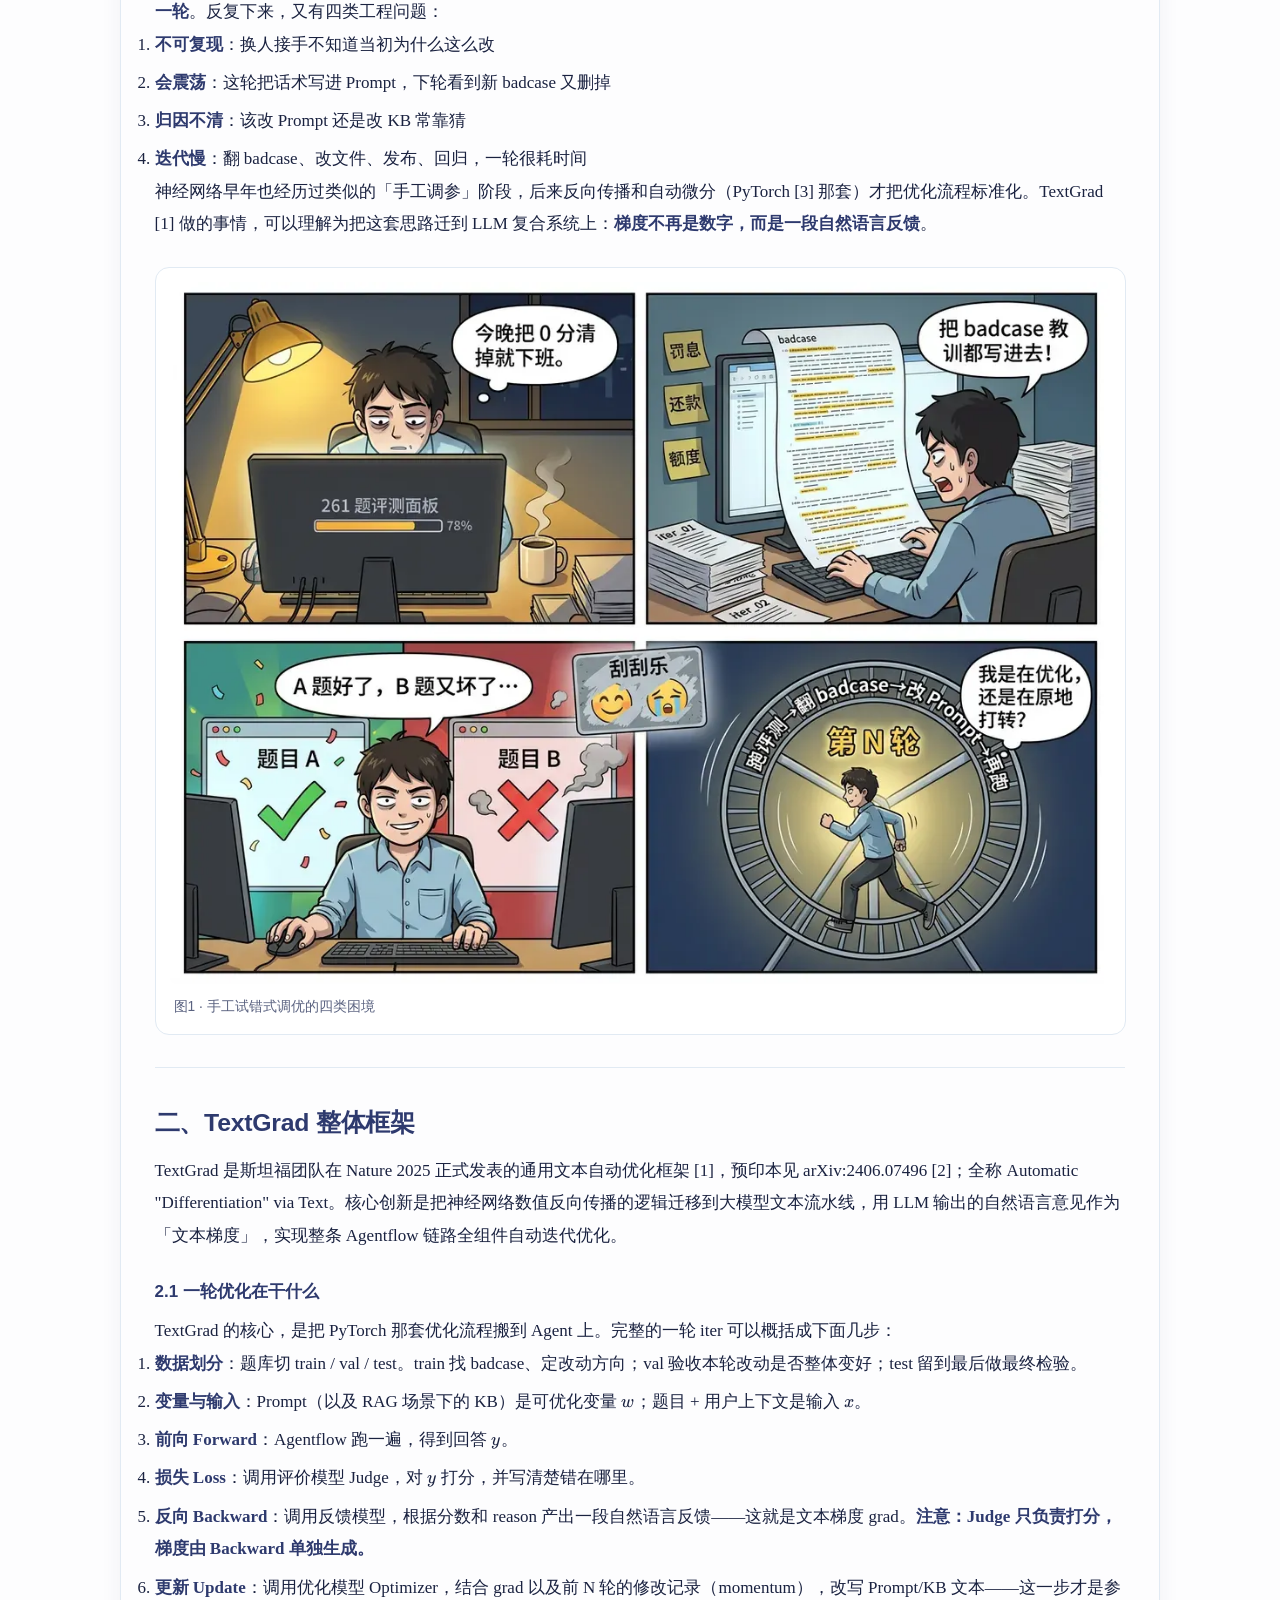
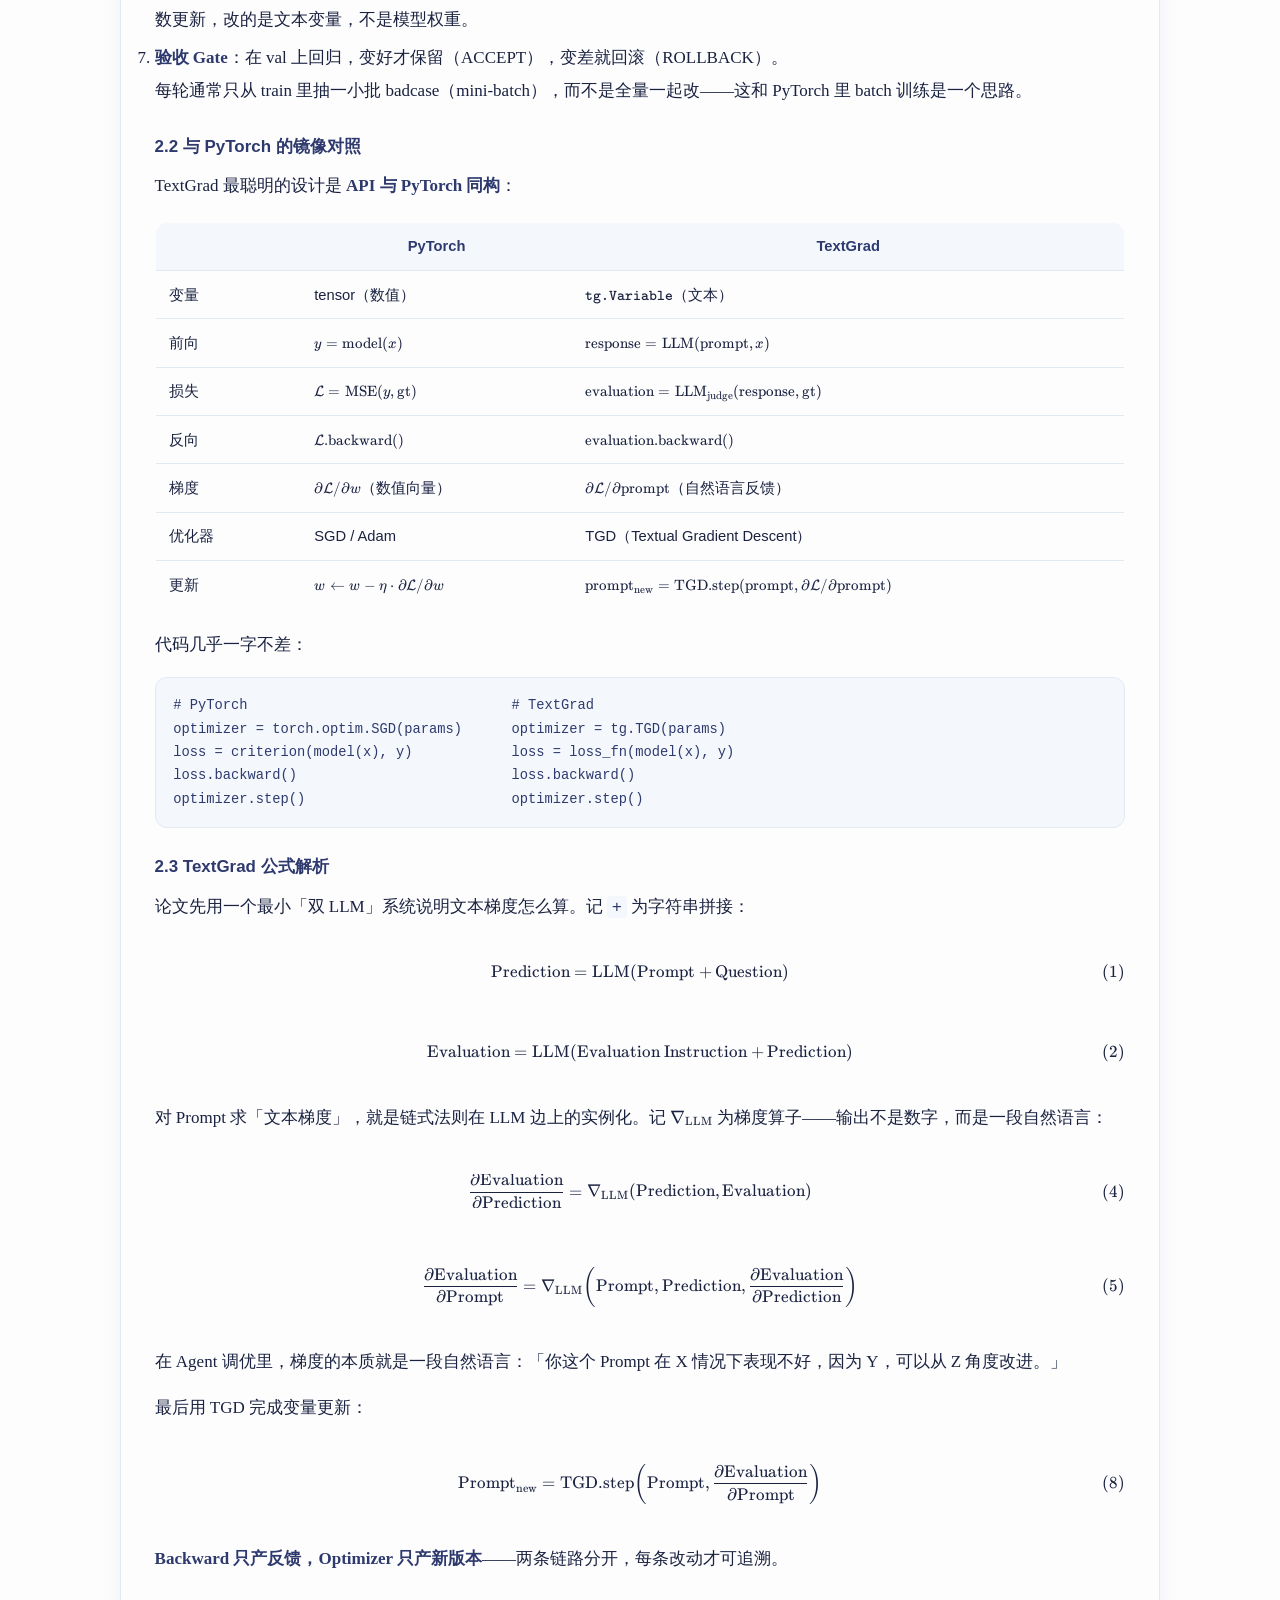
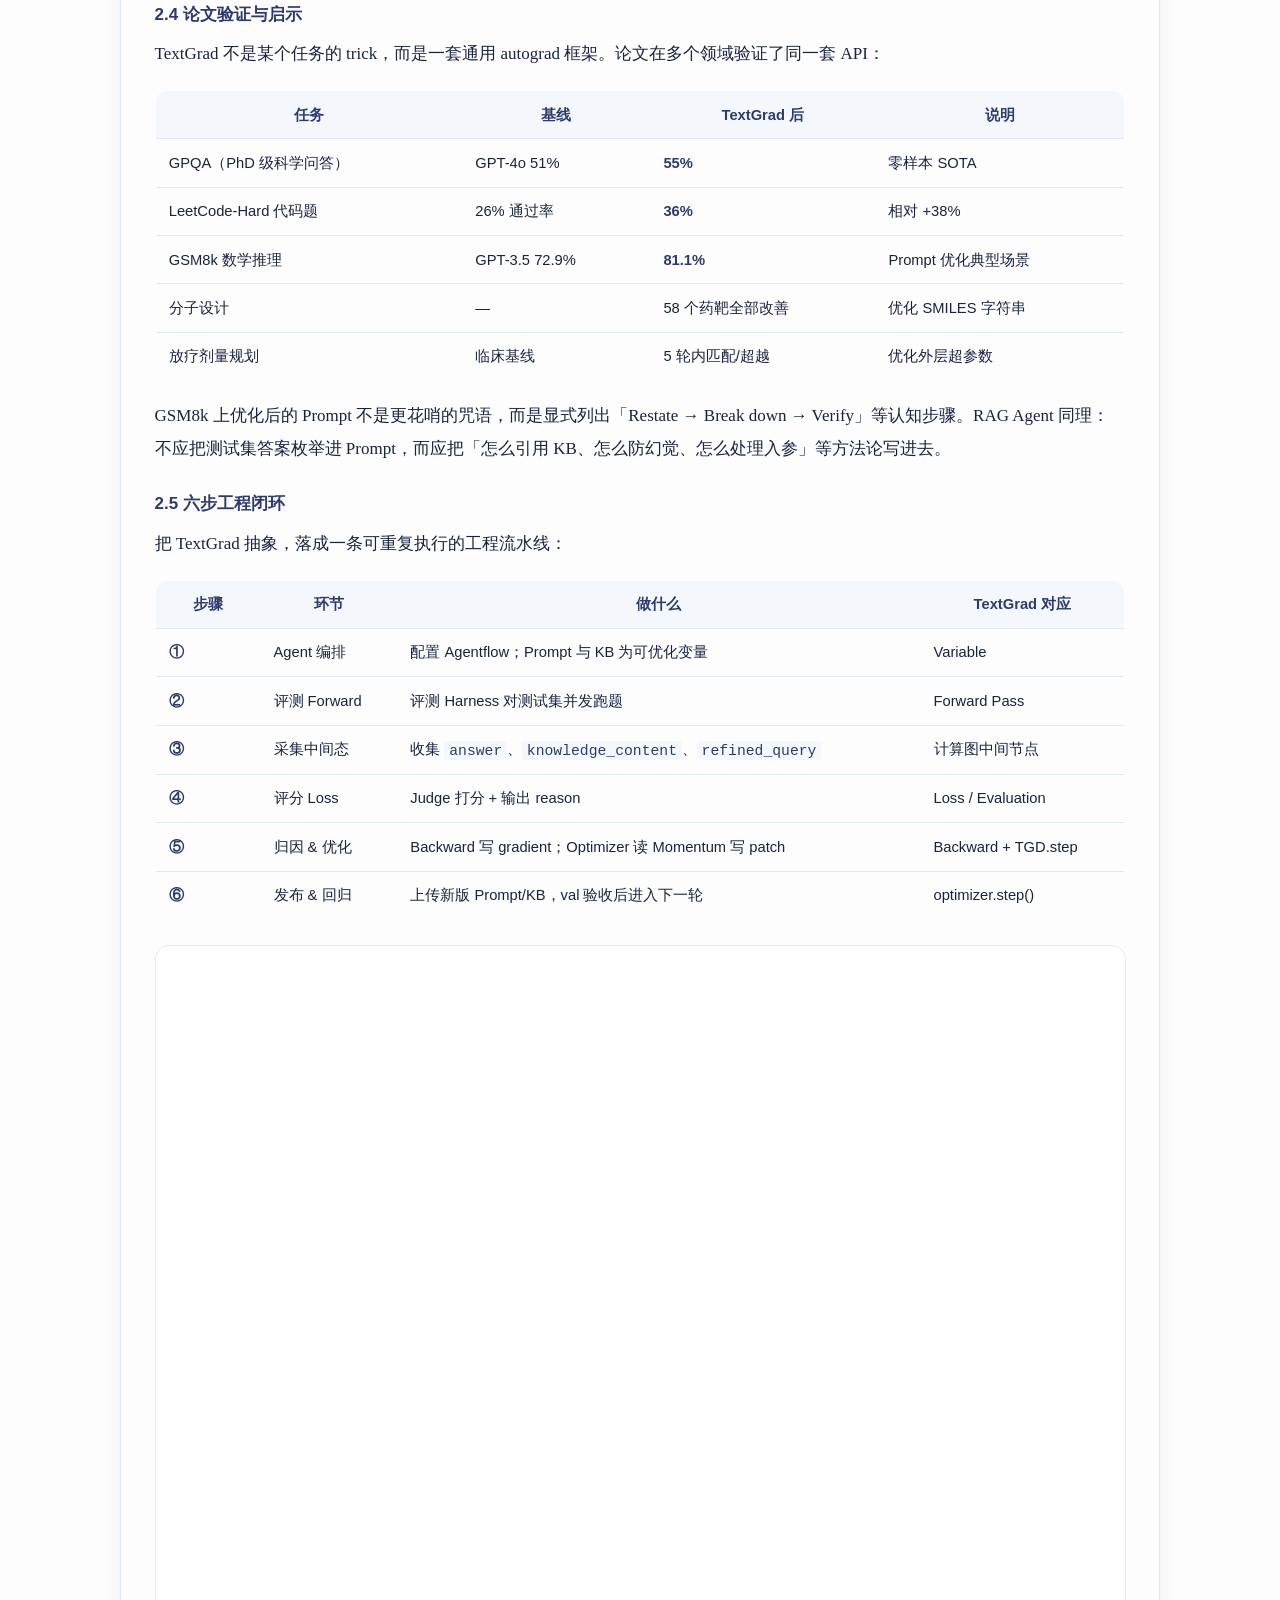
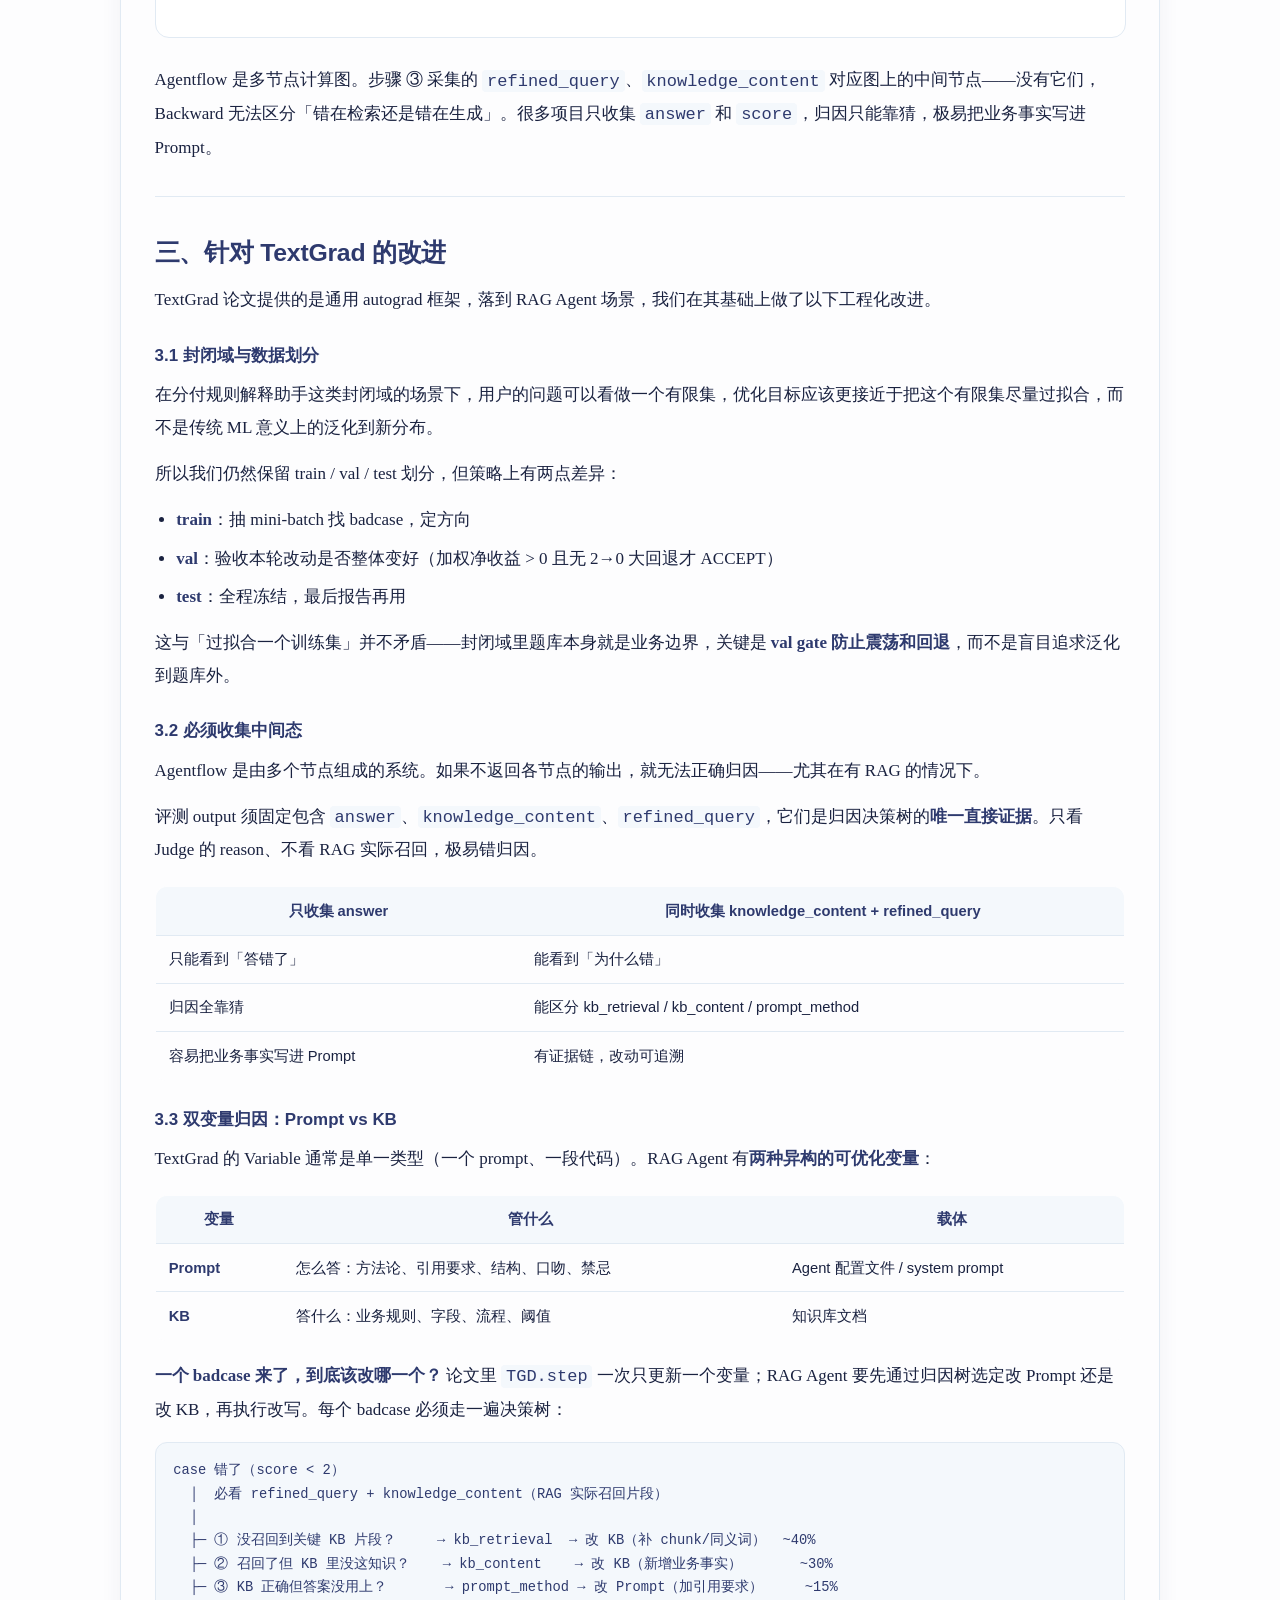
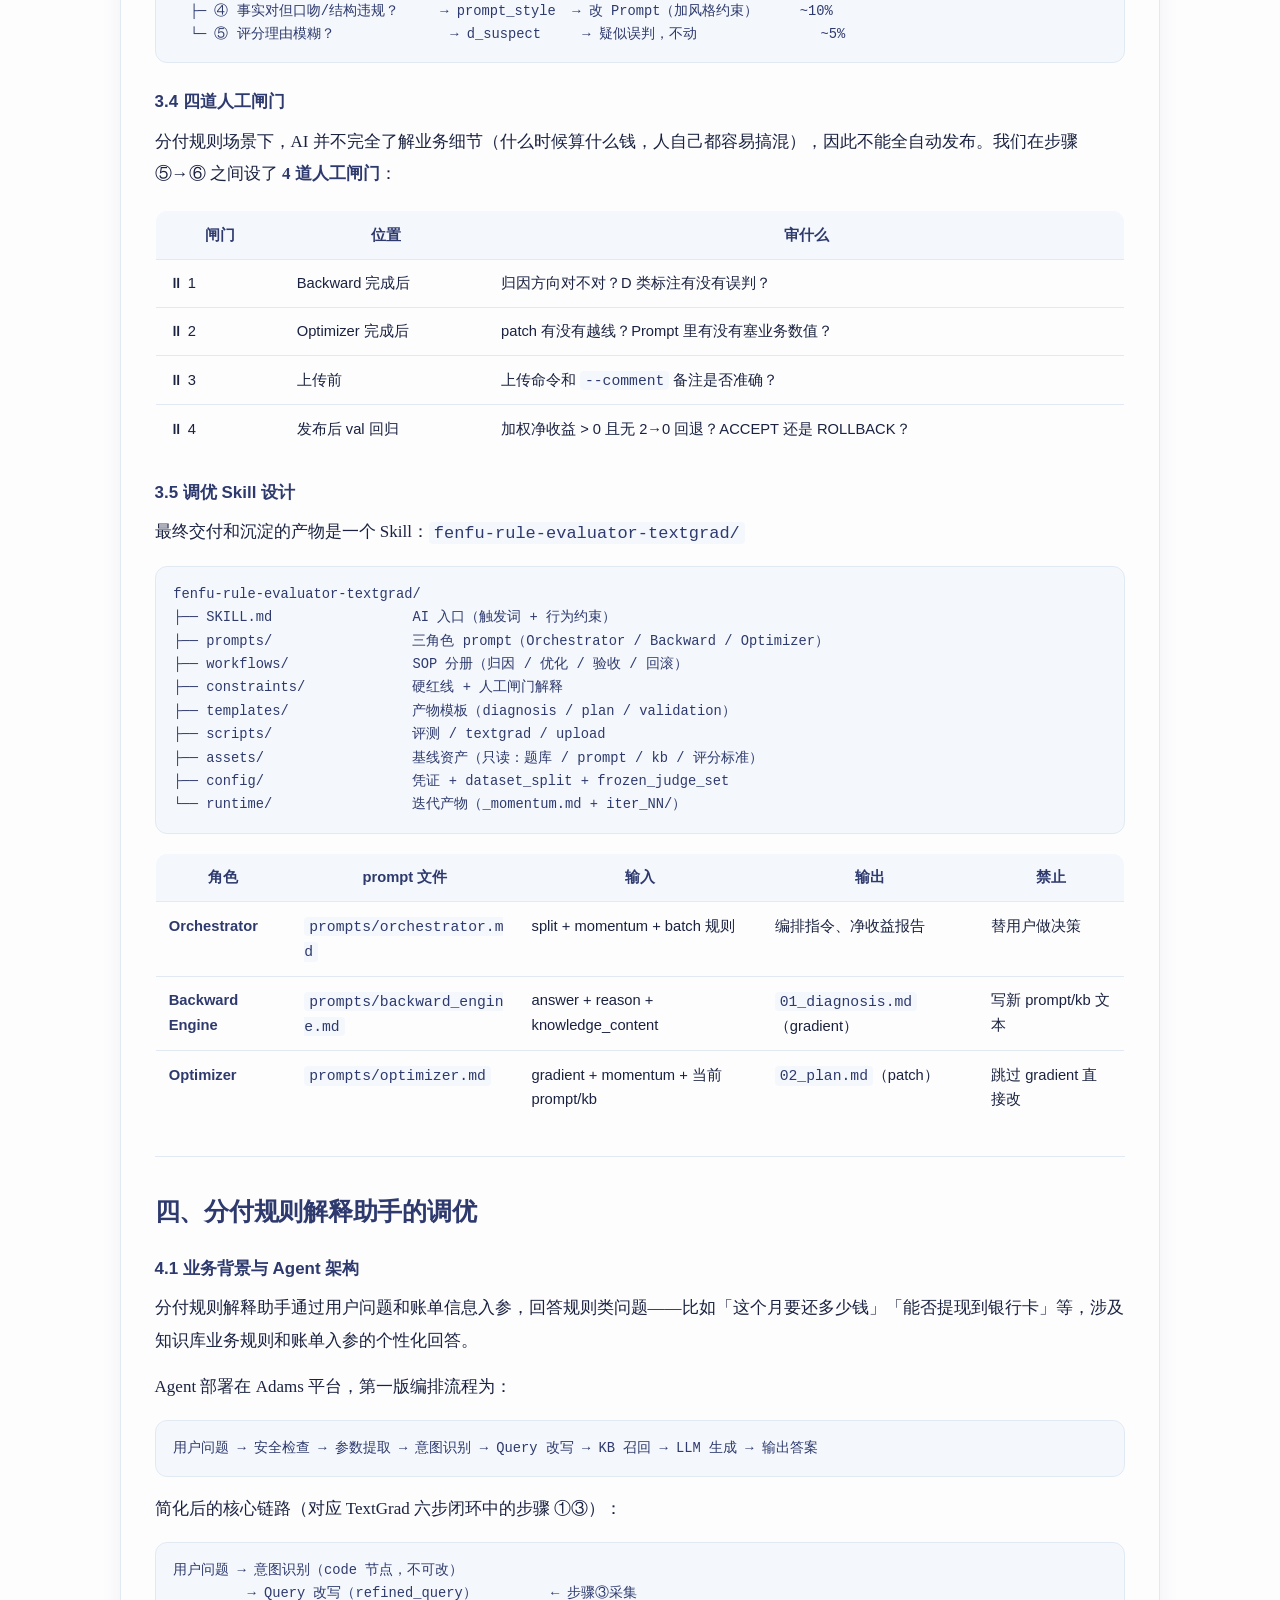
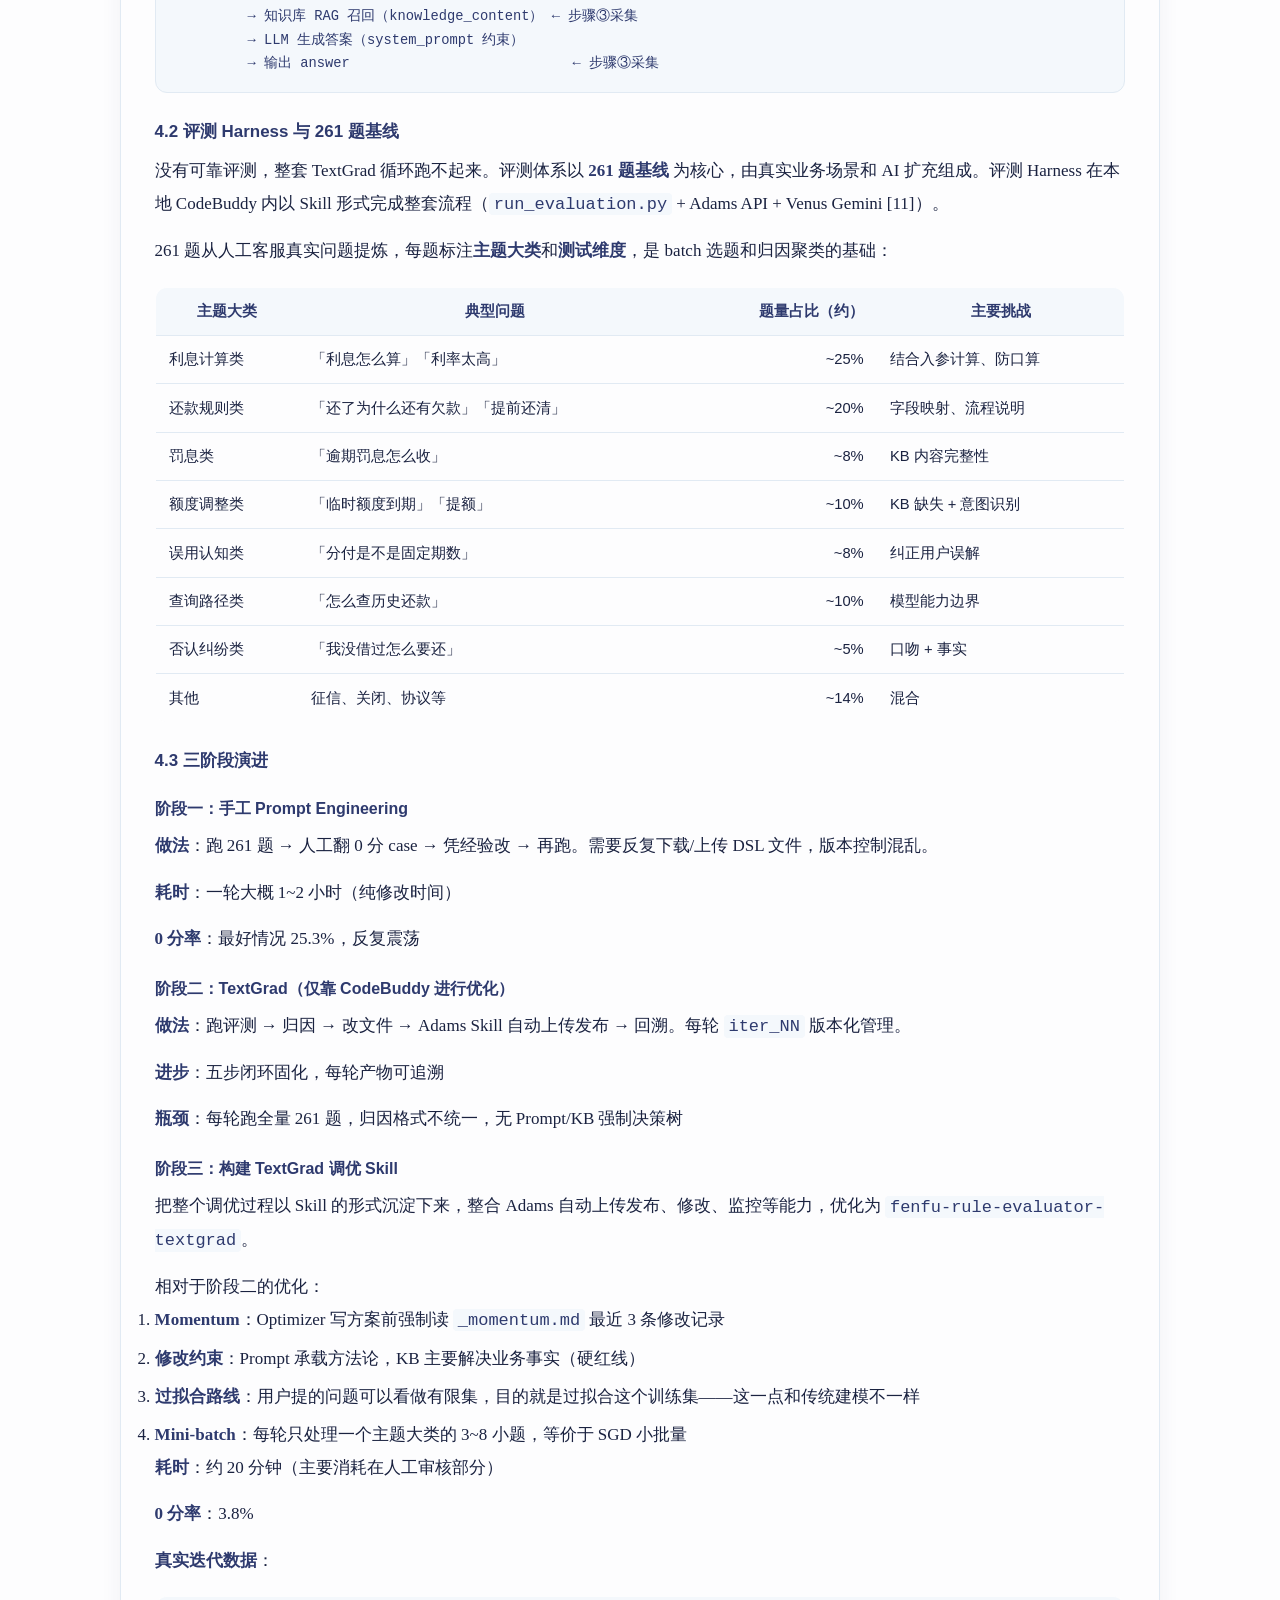
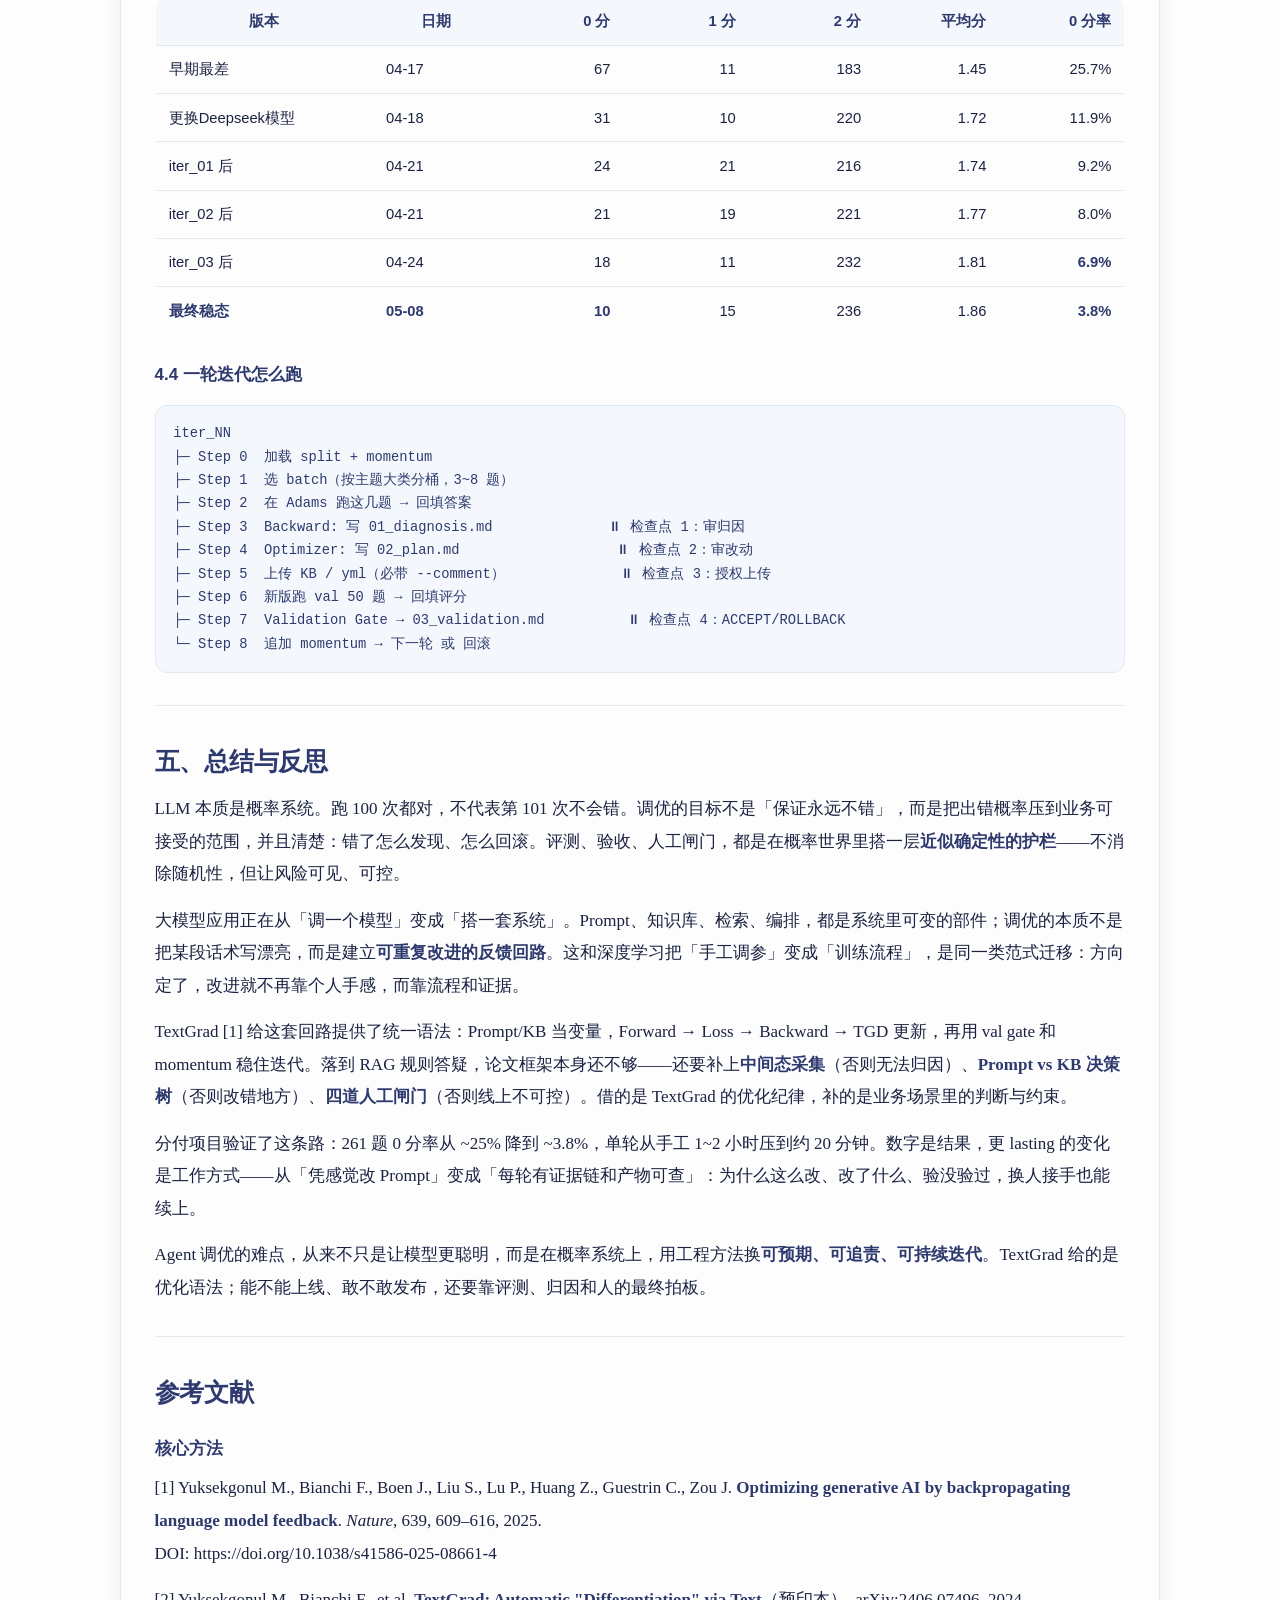
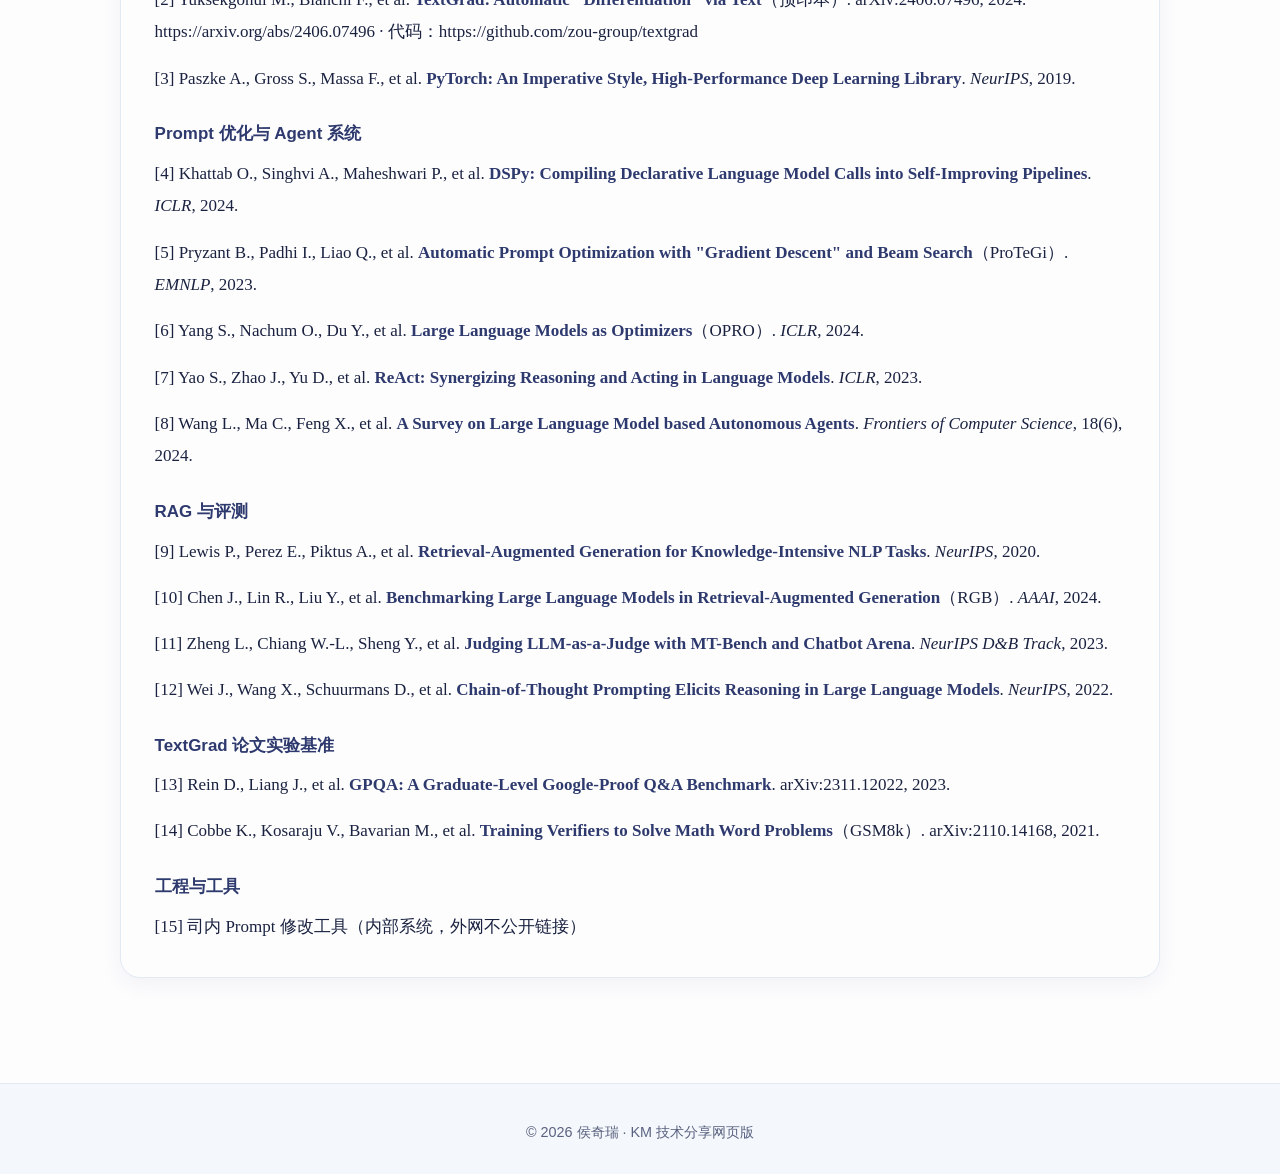
<file: km-agent-textgrad.html>
<!DOCTYPE html>
<html lang="zh-CN">
<head>
  <meta charset="UTF-8" />
  <meta name="viewport" content="width=device-width, initial-scale=1.0" />
  <title>从手工试错到可回滚闭环：RAG Agent 的 TextGrad 式调优实践 · 侯奇瑞</title>
  <meta name="description" content="基于 TextGrad 的 Agent 调优思路与分付规则解释助手实战复盘。" />
  <link rel="stylesheet" href="style.css" />
  <link rel="stylesheet" href="assets/vendor/katex/katex.min.css" />
  <script defer src="assets/vendor/katex/katex.min.js"></script>
  <script defer src="assets/vendor/katex/auto-render.min.js"></script>
  <script>
    var __mathRendered = false;
    function renderAllMath() {
      if (__mathRendered || !window.renderMathInElement) return;
      __mathRendered = true;
      window.renderMathInElement(document.body, {
        delimiters: [
          { left: "$$", right: "$$", display: true },
          { left: "\\[", right: "\\]", display: true },
          { left: "$", right: "$", display: false },
          { left: "\\(", right: "\\)", display: false }
        ],
        ignoredTags: ["script", "noscript", "style", "textarea", "pre", "code"],
        throwOnError: false
      });
    }
    document.addEventListener("DOMContentLoaded", renderAllMath);
    window.addEventListener("load", renderAllMath);
  </script>
</head>
<body>
  <nav class="nav project-nav">
    <a href="index.html" class="logo">Qirui Hou.</a>
    <ul>
      <li><a href="index.html#research">返回研究成果</a></li>
      <li><a href="index.html#projects">全部项目</a></li>
    </ul>
    <button id="themeToggle" aria-label="切换主题">🌙</button>
  </nav>
  <main class="project-library single-project">
    <article class="project-report article-report">
      <header class="report-header">
        <p class="report-kicker">腾讯 KM · Agent 调优</p>
        <h1>基于 TextGrad 的 Agent 调优思路</h1>
        <p class="report-summary">从 Prompt/KB 手工试错的困境出发，梳理 TextGrad 的 Forward–Loss–Backward–Update 框架，以及中间态采集、双变量归因、人工闸门与 Skill 沉淀等工程化改进。</p>
        <div class="award-banner">
          <img decoding="async" loading="lazy" src="assets/km-agent-textgrad-award.png" alt="KM 好文获奖截图：入选 KM 头条、KM 推荐文章、热榜最高第 3 名" width="900" height="500">
          <p class="award-caption">本文入选 <strong>KM 头条</strong> · <strong>KM 推荐文章</strong>，热榜最高 <strong>第 3 名</strong>。</p>
        </div>
      </header>
<blockquote class="article-quote">
<p>大模型时代，Prompt 就是新型的代码：模型怎么答、什么格式、什么口吻，多半靠 Prompt 和知识库撑着。但怎么改、改哪里，往往只能靠经验试错——手工改 Prompt、翻 badcase、再跑一遍评测，A 题好了 B 题又坏了，很挠头。针对这类问题，我们参考 Stanford 团队在 Nature 上发表的 TextGrad 工作 [1]，用「文本梯度」给 Prompt/KB 的修改提供了一条有方向的路。</p>
</blockquote>
<h2 id="一背景与动机">一、背景与动机</h2>
<h3 id="11-agent-调优在解决什么问题">1.1 Agent 调优在解决什么问题</h3>
<p>LLM 应用早就不是「单模型问答」了，而是一整条链路：意图识别、Query 改写、RAG 检索、LLM 生成，中间还可能插入工具调用（查账单、检索知识库）、代码节点（拼 Prompt、校验输出格式）等。这是典型的 Agentflow 场景。在这条链路上，<strong>Prompt 和知识库（KB）</strong> 是最常动、也最容易改错的两类文本变量。</p>
<p>我们之前踩过的坑很集中：</p>
<ol>
<li><strong>经验化</strong>：改动靠业务感觉，很难统一成一套方法</li>
<li><strong>效果震荡</strong>：这轮 A 题好了，下轮 B 题又坏了，像刮彩票</li>
<li><strong>黑盒化</strong>：不知道模型为什么这样答、错在哪里</li>
</ol>
<p>调优的目标不是把 Prompt 堆长，而是改得准、改得稳，输出真正符合业务要求。所以需要一条能反复跑的闭环：<strong>可评测 → 可归因 → 有方向地改 → 验证 → 回滚</strong>。这是我们自己摸索出来的方向；后来在司内也找到一个 Prompt 修改工具，把类似的想法工程化了一版。</p>
<h3 id="12-为什么要做系统化调优">1.2 为什么要做系统化调优</h3>
<p>客服、规则答疑这类 Agent，至少得同时做到三件事：</p>
<ul>
<li>引用正确的业务规则（来自知识库，不能瞎编）</li>
<li>结合用户上下文（入参、历史状态）做个性化解释</li>
<li>控制口吻和篇幅，别答非所问</li>
</ul>
<p>任意一环出错就是 badcase。没有系统化调优，团队很难稳定回答三个问题：<strong>现在效果怎么样？错在哪里？改了有没有变好？</strong></p>
<p>引入 TextGrad 之前，我们的做法和其他项目差不多：<strong>跑题 → 翻 badcase → 凭经验改 → 把改动的 case 当 few-shot 示例 → 再跑下一轮</strong>。反复下来，又有四类工程问题：</p>
<ol>
<li><strong>不可复现</strong>：换人接手不知道当初为什么这么改</li>
<li><strong>会震荡</strong>：这轮把话术写进 Prompt，下轮看到新 badcase 又删掉</li>
<li><strong>归因不清</strong>：该改 Prompt 还是改 KB 常靠猜</li>
<li><strong>迭代慢</strong>：翻 badcase、改文件、发布、回归，一轮很耗时间</li>
</ol>
<p>神经网络早年也经历过类似的「手工调参」阶段，后来反向传播和自动微分（PyTorch [3] 那套）才把优化流程标准化。TextGrad [1] 做的事情，可以理解为把这套思路迁到 LLM 复合系统上：<strong>梯度不再是数字，而是一段自然语言反馈</strong>。</p>
<figure class="article-figure"><img decoding="async" src="assets/km-agent-textgrad/manual-tuning-pain-points.webp" alt="手工试错式调优的四类困境" loading="lazy" /><figcaption>图1 · 手工试错式调优的四类困境</figcaption></figure>
<hr />
<h2 id="二textgrad-整体框架">二、TextGrad 整体框架</h2>
<p>TextGrad 是斯坦福团队在 Nature 2025 正式发表的通用文本自动优化框架 [1]，预印本见 arXiv:2406.07496 [2]；全称 Automatic "Differentiation" via Text。核心创新是把神经网络数值反向传播的逻辑迁移到大模型文本流水线，用 LLM 输出的自然语言意见作为「文本梯度」，实现整条 Agentflow 链路全组件自动迭代优化。</p>
<h3 id="21-一轮优化在干什么">2.1 一轮优化在干什么</h3>
<p>TextGrad 的核心，是把 PyTorch 那套优化流程搬到 Agent 上。完整的一轮 iter 可以概括成下面几步：</p>
<ol>
<li><strong>数据划分</strong>：题库切 train / val / test。train 找 badcase、定改动方向；val 验收本轮改动是否整体变好；test 留到最后做最终检验。</li>
<li><strong>变量与输入</strong>：Prompt（以及 RAG 场景下的 KB）是可优化变量 $w$；题目 + 用户上下文是输入 $x$。</li>
<li><strong>前向 Forward</strong>：Agentflow 跑一遍，得到回答 $y$。</li>
<li><strong>损失 Loss</strong>：调用评价模型 Judge，对 $y$ 打分，并写清楚错在哪里。</li>
<li><strong>反向 Backward</strong>：调用反馈模型，根据分数和 reason 产出一段自然语言反馈——这就是文本梯度 grad。<strong>注意：Judge 只负责打分，梯度由 Backward 单独生成。</strong></li>
<li><strong>更新 Update</strong>：调用优化模型 Optimizer，结合 grad 以及前 N 轮的修改记录（momentum），改写 Prompt/KB 文本——这一步才是参数更新，改的是文本变量，不是模型权重。</li>
<li><strong>验收 Gate</strong>：在 val 上回归，变好才保留（ACCEPT），变差就回滚（ROLLBACK）。</li>
</ol>
<p>每轮通常只从 train 里抽一小批 badcase（mini-batch），而不是全量一起改——这和 PyTorch 里 batch 训练是一个思路。</p>
<h3 id="22-与-pytorch-的镜像对照">2.2 与 PyTorch 的镜像对照</h3>
<p>TextGrad 最聪明的设计是 <strong>API 与 PyTorch 同构</strong>：</p>
<table>
<thead>
<tr>
<th></th>
<th>PyTorch</th>
<th>TextGrad</th>
</tr>
</thead>
<tbody>
<tr>
<td>变量</td>
<td>tensor（数值）</td>
<td>$\texttt{tg.Variable}$（文本）</td>
</tr>
<tr>
<td>前向</td>
<td>$y = \text{model}(x)$</td>
<td>$\text{response} = \text{LLM}(\text{prompt}, x)$</td>
</tr>
<tr>
<td>损失</td>
<td>$\mathcal{L} = \text{MSE}(y, \text{gt})$</td>
<td>$\text{evaluation} = \text{LLM}_{\text{judge}}(\text{response}, \text{gt})$</td>
</tr>
<tr>
<td>反向</td>
<td>$\mathcal{L}.\text{backward}()$</td>
<td>$\text{evaluation}.\text{backward}()$</td>
</tr>
<tr>
<td>梯度</td>
<td>$\partial \mathcal{L}/\partial w$（数值向量）</td>
<td>$\partial \mathcal{L}/\partial \text{prompt}$（自然语言反馈）</td>
</tr>
<tr>
<td>优化器</td>
<td>SGD / Adam</td>
<td>TGD（Textual Gradient Descent）</td>
</tr>
<tr>
<td>更新</td>
<td>$w \leftarrow w - \eta \cdot \partial \mathcal{L}/\partial w$</td>
<td>$\text{prompt}_{\text{new}} = \text{TGD.step}(\text{prompt}, \partial \mathcal{L}/\partial \text{prompt})$</td>
</tr>
</tbody>
</table>
<p>代码几乎一字不差：</p>
<pre><code class="language-python"># PyTorch                                # TextGrad
optimizer = torch.optim.SGD(params)      optimizer = tg.TGD(params)
loss = criterion(model(x), y)            loss = loss_fn(model(x), y)
loss.backward()                          loss.backward()
optimizer.step()                         optimizer.step()
</code></pre>
<h3 id="23-textgrad-公式解析">2.3 TextGrad 公式解析</h3>
<p>论文先用一个最小「双 LLM」系统说明文本梯度怎么算。记 <code>+</code> 为字符串拼接：</p>
<div class="math-display">$$
\text{Prediction} = \text{LLM}(\text{Prompt} + \text{Question}) \tag{1}
$$</div>

<div class="math-display">$$
\text{Evaluation} = \text{LLM}(\text{Evaluation Instruction} + \text{Prediction}) \tag{2}
$$</div>

<p>对 Prompt 求「文本梯度」，就是链式法则在 LLM 边上的实例化。记 $\nabla_{\text{LLM}}$ 为梯度算子——输出不是数字，而是一段自然语言：</p>
<div class="math-display">$$
\frac{\partial \text{Evaluation}}{\partial \text{Prediction}} = \nabla_{\text{LLM}}(\text{Prediction}, \text{Evaluation}) \tag{4}
$$</div>

<div class="math-display">$$
\frac{\partial \text{Evaluation}}{\partial \text{Prompt}} = \nabla_{\text{LLM}}\!\left(\text{Prompt}, \text{Prediction}, \frac{\partial \text{Evaluation}}{\partial \text{Prediction}}\right) \tag{5}
$$</div>

<p>在 Agent 调优里，梯度的本质就是一段自然语言：「你这个 Prompt 在 X 情况下表现不好，因为 Y，可以从 Z 角度改进。」</p>
<p>最后用 TGD 完成变量更新：</p>
<div class="math-display">$$
\text{Prompt}_{\text{new}} = \text{TGD.step}\!\left(\text{Prompt}, \frac{\partial \text{Evaluation}}{\partial \text{Prompt}}\right) \tag{8}
$$</div>

<p><strong>Backward 只产反馈，Optimizer 只产新版本</strong>——两条链路分开，每条改动才可追溯。</p>
<h3 id="24-论文验证与启示">2.4 论文验证与启示</h3>
<p>TextGrad 不是某个任务的 trick，而是一套通用 autograd 框架。论文在多个领域验证了同一套 API：</p>
<table>
<thead>
<tr>
<th>任务</th>
<th>基线</th>
<th>TextGrad 后</th>
<th>说明</th>
</tr>
</thead>
<tbody>
<tr>
<td>GPQA（PhD 级科学问答）</td>
<td>GPT-4o 51%</td>
<td><strong>55%</strong></td>
<td>零样本 SOTA</td>
</tr>
<tr>
<td>LeetCode-Hard 代码题</td>
<td>26% 通过率</td>
<td><strong>36%</strong></td>
<td>相对 +38%</td>
</tr>
<tr>
<td>GSM8k 数学推理</td>
<td>GPT-3.5 72.9%</td>
<td><strong>81.1%</strong></td>
<td>Prompt 优化典型场景</td>
</tr>
<tr>
<td>分子设计</td>
<td>—</td>
<td>58 个药靶全部改善</td>
<td>优化 SMILES 字符串</td>
</tr>
<tr>
<td>放疗剂量规划</td>
<td>临床基线</td>
<td>5 轮内匹配/超越</td>
<td>优化外层超参数</td>
</tr>
</tbody>
</table>
<p>GSM8k 上优化后的 Prompt 不是更花哨的咒语，而是显式列出「Restate → Break down → Verify」等认知步骤。RAG Agent 同理：不应把测试集答案枚举进 Prompt，而应把「怎么引用 KB、怎么防幻觉、怎么处理入参」等方法论写进去。</p>
<h3 id="25-六步工程闭环">2.5 六步工程闭环</h3>
<p>把 TextGrad 抽象，落成一条可重复执行的工程流水线：</p>
<table>
<thead>
<tr>
<th>步骤</th>
<th>环节</th>
<th>做什么</th>
<th>TextGrad 对应</th>
</tr>
</thead>
<tbody>
<tr>
<td><strong>①</strong></td>
<td>Agent 编排</td>
<td>配置 Agentflow；Prompt 与 KB 为可优化变量</td>
<td>Variable</td>
</tr>
<tr>
<td><strong>②</strong></td>
<td>评测 Forward</td>
<td>评测 Harness 对测试集并发跑题</td>
<td>Forward Pass</td>
</tr>
<tr>
<td><strong>③</strong></td>
<td>采集中间态</td>
<td>收集 <code>answer</code>、<code>knowledge_content</code>、<code>refined_query</code></td>
<td>计算图中间节点</td>
</tr>
<tr>
<td><strong>④</strong></td>
<td>评分 Loss</td>
<td>Judge 打分 + 输出 reason</td>
<td>Loss / Evaluation</td>
</tr>
<tr>
<td><strong>⑤</strong></td>
<td>归因 &amp; 优化</td>
<td>Backward 写 gradient；Optimizer 读 Momentum 写 patch</td>
<td>Backward + TGD.step</td>
</tr>
<tr>
<td><strong>⑥</strong></td>
<td>发布 &amp; 回归</td>
<td>上传新版 Prompt/KB，val 验收后进入下一轮</td>
<td>optimizer.step()</td>
</tr>
</tbody>
</table>
<figure class="article-figure"><img decoding="async" src="assets/km-agent-textgrad/project-closed-loop.webp" alt="端到端 Agent 调优六步闭环" loading="lazy" /><figcaption>图2 · 端到端 Agent 调优六步闭环</figcaption></figure>
<p>Agentflow 是多节点计算图。步骤 ③ 采集的 <code>refined_query</code>、<code>knowledge_content</code> 对应图上的中间节点——没有它们，Backward 无法区分「错在检索还是错在生成」。很多项目只收集 <code>answer</code> 和 <code>score</code>，归因只能靠猜，极易把业务事实写进 Prompt。</p>
<hr />
<h2 id="三针对-textgrad-的改进">三、针对 TextGrad 的改进</h2>
<p>TextGrad 论文提供的是通用 autograd 框架，落到 RAG Agent 场景，我们在其基础上做了以下工程化改进。</p>
<h3 id="31-封闭域与数据划分">3.1 封闭域与数据划分</h3>
<p>在分付规则解释助手这类封闭域的场景下，用户的问题可以看做一个有限集，优化目标应该更接近于把这个有限集尽量过拟合，而不是传统 ML 意义上的泛化到新分布。</p>
<p>所以我们仍然保留 train / val / test 划分，但策略上有两点差异：</p>
<ul>
<li><strong>train</strong>：抽 mini-batch 找 badcase，定方向</li>
<li><strong>val</strong>：验收本轮改动是否整体变好（加权净收益 &gt; 0 且无 2→0 大回退才 ACCEPT）</li>
<li><strong>test</strong>：全程冻结，最后报告再用</li>
</ul>
<p>这与「过拟合一个训练集」并不矛盾——封闭域里题库本身就是业务边界，关键是 <strong>val gate 防止震荡和回退</strong>，而不是盲目追求泛化到题库外。</p>
<h3 id="32-必须收集中间态">3.2 必须收集中间态</h3>
<p>Agentflow 是由多个节点组成的系统。如果不返回各节点的输出，就无法正确归因——尤其在有 RAG 的情况下。</p>
<p>评测 output 须固定包含 <code>answer</code>、<code>knowledge_content</code>、<code>refined_query</code>，它们是归因决策树的<strong>唯一直接证据</strong>。只看 Judge 的 reason、不看 RAG 实际召回，极易错归因。</p>
<table>
<thead>
<tr>
<th>只收集 answer</th>
<th>同时收集 knowledge_content + refined_query</th>
</tr>
</thead>
<tbody>
<tr>
<td>只能看到「答错了」</td>
<td>能看到「为什么错」</td>
</tr>
<tr>
<td>归因全靠猜</td>
<td>能区分 kb_retrieval / kb_content / prompt_method</td>
</tr>
<tr>
<td>容易把业务事实写进 Prompt</td>
<td>有证据链，改动可追溯</td>
</tr>
</tbody>
</table>
<h3 id="33-双变量归因prompt-vs-kb">3.3 双变量归因：Prompt vs KB</h3>
<p>TextGrad 的 Variable 通常是单一类型（一个 prompt、一段代码）。RAG Agent 有<strong>两种异构的可优化变量</strong>：</p>
<table>
<thead>
<tr>
<th>变量</th>
<th>管什么</th>
<th>载体</th>
</tr>
</thead>
<tbody>
<tr>
<td><strong>Prompt</strong></td>
<td>怎么答：方法论、引用要求、结构、口吻、禁忌</td>
<td>Agent 配置文件 / system prompt</td>
</tr>
<tr>
<td><strong>KB</strong></td>
<td>答什么：业务规则、字段、流程、阈值</td>
<td>知识库文档</td>
</tr>
</tbody>
</table>
<p><strong>一个 badcase 来了，到底该改哪一个？</strong> 论文里 <code>TGD.step</code> 一次只更新一个变量；RAG Agent 要先通过归因树选定改 Prompt 还是改 KB，再执行改写。每个 badcase 必须走一遍决策树：</p>
<pre><code>case 错了（score &lt; 2）
  │  必看 refined_query + knowledge_content（RAG 实际召回片段）
  │
  ├─ ① 没召回到关键 KB 片段？     → kb_retrieval  → 改 KB（补 chunk/同义词）  ~40%
  ├─ ② 召回了但 KB 里没这知识？    → kb_content    → 改 KB（新增业务事实）       ~30%
  ├─ ③ KB 正确但答案没用上？       → prompt_method → 改 Prompt（加引用要求）     ~15%
  ├─ ④ 事实对但口吻/结构违规？     → prompt_style  → 改 Prompt（加风格约束）     ~10%
  └─ ⑤ 评分理由模糊？              → d_suspect     → 疑似误判，不动               ~5%
</code></pre>
<h3 id="34-四道人工闸门">3.4 四道人工闸门</h3>
<p>分付规则场景下，AI 并不完全了解业务细节（什么时候算什么钱，人自己都容易搞混），因此不能全自动发布。我们在步骤 ⑤→⑥ 之间设了 <strong>4 道人工闸门</strong>：</p>
<table>
<thead>
<tr>
<th>闸门</th>
<th>位置</th>
<th>审什么</th>
</tr>
</thead>
<tbody>
<tr>
<td>⏸ 1</td>
<td>Backward 完成后</td>
<td>归因方向对不对？D 类标注有没有误判？</td>
</tr>
<tr>
<td>⏸ 2</td>
<td>Optimizer 完成后</td>
<td>patch 有没有越线？Prompt 里有没有塞业务数值？</td>
</tr>
<tr>
<td>⏸ 3</td>
<td>上传前</td>
<td>上传命令和 <code>--comment</code> 备注是否准确？</td>
</tr>
<tr>
<td>⏸ 4</td>
<td>发布后 val 回归</td>
<td>加权净收益 &gt; 0 且无 2→0 回退？ACCEPT 还是 ROLLBACK？</td>
</tr>
</tbody>
</table>
<h3 id="35-调优-skill-设计">3.5 调优 Skill 设计</h3>
<p>最终交付和沉淀的产物是一个 Skill：<code>fenfu-rule-evaluator-textgrad/</code></p>
<pre><code>fenfu-rule-evaluator-textgrad/
├── SKILL.md                 AI 入口（触发词 + 行为约束）
├── prompts/                 三角色 prompt（Orchestrator / Backward / Optimizer）
├── workflows/               SOP 分册（归因 / 优化 / 验收 / 回滚）
├── constraints/             硬红线 + 人工闸门解释
├── templates/               产物模板（diagnosis / plan / validation）
├── scripts/                 评测 / textgrad / upload
├── assets/                  基线资产（只读：题库 / prompt / kb / 评分标准）
├── config/                  凭证 + dataset_split + frozen_judge_set
└── runtime/                 迭代产物（_momentum.md + iter_NN/）
</code></pre>
<table>
<thead>
<tr>
<th>角色</th>
<th>prompt 文件</th>
<th>输入</th>
<th>输出</th>
<th>禁止</th>
</tr>
</thead>
<tbody>
<tr>
<td><strong>Orchestrator</strong></td>
<td><code>prompts/orchestrator.md</code></td>
<td>split + momentum + batch 规则</td>
<td>编排指令、净收益报告</td>
<td>替用户做决策</td>
</tr>
<tr>
<td><strong>Backward Engine</strong></td>
<td><code>prompts/backward_engine.md</code></td>
<td>answer + reason + knowledge_content</td>
<td><code>01_diagnosis.md</code>（gradient）</td>
<td>写新 prompt/kb 文本</td>
</tr>
<tr>
<td><strong>Optimizer</strong></td>
<td><code>prompts/optimizer.md</code></td>
<td>gradient + momentum + 当前 prompt/kb</td>
<td><code>02_plan.md</code>（patch）</td>
<td>跳过 gradient 直接改</td>
</tr>
</tbody>
</table>
<hr />
<h2 id="四分付规则解释助手的调优">四、分付规则解释助手的调优</h2>
<h3 id="41-业务背景与-agent-架构">4.1 业务背景与 Agent 架构</h3>
<p>分付规则解释助手通过用户问题和账单信息入参，回答规则类问题——比如「这个月要还多少钱」「能否提现到银行卡」等，涉及知识库业务规则和账单入参的个性化回答。</p>
<p>Agent 部署在 Adams 平台，第一版编排流程为：</p>
<pre><code>用户问题 → 安全检查 → 参数提取 → 意图识别 → Query 改写 → KB 召回 → LLM 生成 → 输出答案
</code></pre>
<p>简化后的核心链路（对应 TextGrad 六步闭环中的步骤 ①③）：</p>
<pre><code>用户问题 → 意图识别（code 节点，不可改）
         → Query 改写（refined_query）         ← 步骤③采集
         → 知识库 RAG 召回（knowledge_content） ← 步骤③采集
         → LLM 生成答案（system_prompt 约束）
         → 输出 answer                           ← 步骤③采集
</code></pre>
<h3 id="42-评测-harness-与-261-题基线">4.2 评测 Harness 与 261 题基线</h3>
<p>没有可靠评测，整套 TextGrad 循环跑不起来。评测体系以 <strong>261 题基线</strong> 为核心，由真实业务场景和 AI 扩充组成。评测 Harness 在本地 CodeBuddy 内以 Skill 形式完成整套流程（<code>run_evaluation.py</code> + Adams API + Venus Gemini [11]）。</p>
<p>261 题从人工客服真实问题提炼，每题标注<strong>主题大类</strong>和<strong>测试维度</strong>，是 batch 选题和归因聚类的基础：</p>
<table>
<thead>
<tr>
<th>主题大类</th>
<th>典型问题</th>
<th style="text-align: right;">题量占比（约）</th>
<th>主要挑战</th>
</tr>
</thead>
<tbody>
<tr>
<td>利息计算类</td>
<td>「利息怎么算」「利率太高」</td>
<td style="text-align: right;">~25%</td>
<td>结合入参计算、防口算</td>
</tr>
<tr>
<td>还款规则类</td>
<td>「还了为什么还有欠款」「提前还清」</td>
<td style="text-align: right;">~20%</td>
<td>字段映射、流程说明</td>
</tr>
<tr>
<td>罚息类</td>
<td>「逾期罚息怎么收」</td>
<td style="text-align: right;">~8%</td>
<td>KB 内容完整性</td>
</tr>
<tr>
<td>额度调整类</td>
<td>「临时额度到期」「提额」</td>
<td style="text-align: right;">~10%</td>
<td>KB 缺失 + 意图识别</td>
</tr>
<tr>
<td>误用认知类</td>
<td>「分付是不是固定期数」</td>
<td style="text-align: right;">~8%</td>
<td>纠正用户误解</td>
</tr>
<tr>
<td>查询路径类</td>
<td>「怎么查历史还款」</td>
<td style="text-align: right;">~10%</td>
<td>模型能力边界</td>
</tr>
<tr>
<td>否认纠纷类</td>
<td>「我没借过怎么要还」</td>
<td style="text-align: right;">~5%</td>
<td>口吻 + 事实</td>
</tr>
<tr>
<td>其他</td>
<td>征信、关闭、协议等</td>
<td style="text-align: right;">~14%</td>
<td>混合</td>
</tr>
</tbody>
</table>
<h3 id="43-三阶段演进">4.3 三阶段演进</h3>
<h4 id="阶段一手工-prompt-engineering">阶段一：手工 Prompt Engineering</h4>
<p><strong>做法</strong>：跑 261 题 → 人工翻 0 分 case → 凭经验改 → 再跑。需要反复下载/上传 DSL 文件，版本控制混乱。</p>
<p><strong>耗时</strong>：一轮大概 1~2 小时（纯修改时间）</p>
<p><strong>0 分率</strong>：最好情况 25.3%，反复震荡</p>
<h4 id="阶段二textgrad仅靠-codebuddy-进行优化">阶段二：TextGrad（仅靠 CodeBuddy 进行优化）</h4>
<p><strong>做法</strong>：跑评测 → 归因 → 改文件 → Adams Skill 自动上传发布 → 回溯。每轮 <code>iter_NN</code> 版本化管理。</p>
<p><strong>进步</strong>：五步闭环固化，每轮产物可追溯</p>
<p><strong>瓶颈</strong>：每轮跑全量 261 题，归因格式不统一，无 Prompt/KB 强制决策树</p>
<h4 id="阶段三构建-textgrad-调优-skill">阶段三：构建 TextGrad 调优 Skill</h4>
<p>把整个调优过程以 Skill 的形式沉淀下来，整合 Adams 自动上传发布、修改、监控等能力，优化为 <code>fenfu-rule-evaluator-textgrad</code>。</p>
<p>相对于阶段二的优化：</p>
<ol>
<li><strong>Momentum</strong>：Optimizer 写方案前强制读 <code>_momentum.md</code> 最近 3 条修改记录</li>
<li><strong>修改约束</strong>：Prompt 承载方法论，KB 主要解决业务事实（硬红线）</li>
<li><strong>过拟合路线</strong>：用户提的问题可以看做有限集，目的就是过拟合这个训练集——这一点和传统建模不一样</li>
<li><strong>Mini-batch</strong>：每轮只处理一个主题大类的 3~8 小题，等价于 SGD 小批量</li>
</ol>
<p><strong>耗时</strong>：约 20 分钟（主要消耗在人工审核部分）</p>
<p><strong>0 分率</strong>：3.8%</p>
<p><strong>真实迭代数据</strong>：</p>
<table>
<thead>
<tr>
<th>版本</th>
<th>日期</th>
<th style="text-align: right;">0 分</th>
<th style="text-align: right;">1 分</th>
<th style="text-align: right;">2 分</th>
<th style="text-align: right;">平均分</th>
<th style="text-align: right;">0 分率</th>
</tr>
</thead>
<tbody>
<tr>
<td>早期最差</td>
<td>04-17</td>
<td style="text-align: right;">67</td>
<td style="text-align: right;">11</td>
<td style="text-align: right;">183</td>
<td style="text-align: right;">1.45</td>
<td style="text-align: right;">25.7%</td>
</tr>
<tr>
<td>更换Deepseek模型</td>
<td>04-18</td>
<td style="text-align: right;">31</td>
<td style="text-align: right;">10</td>
<td style="text-align: right;">220</td>
<td style="text-align: right;">1.72</td>
<td style="text-align: right;">11.9%</td>
</tr>
<tr>
<td>iter_01 后</td>
<td>04-21</td>
<td style="text-align: right;">24</td>
<td style="text-align: right;">21</td>
<td style="text-align: right;">216</td>
<td style="text-align: right;">1.74</td>
<td style="text-align: right;">9.2%</td>
</tr>
<tr>
<td>iter_02 后</td>
<td>04-21</td>
<td style="text-align: right;">21</td>
<td style="text-align: right;">19</td>
<td style="text-align: right;">221</td>
<td style="text-align: right;">1.77</td>
<td style="text-align: right;">8.0%</td>
</tr>
<tr>
<td>iter_03 后</td>
<td>04-24</td>
<td style="text-align: right;">18</td>
<td style="text-align: right;">11</td>
<td style="text-align: right;">232</td>
<td style="text-align: right;">1.81</td>
<td style="text-align: right;"><strong>6.9%</strong></td>
</tr>
<tr>
<td><strong>最终稳态</strong></td>
<td><strong>05-08</strong></td>
<td style="text-align: right;"><strong>10</strong></td>
<td style="text-align: right;">15</td>
<td style="text-align: right;">236</td>
<td style="text-align: right;">1.86</td>
<td style="text-align: right;"><strong>3.8%</strong></td>
</tr>
</tbody>
</table>
<h3 id="44-一轮迭代怎么跑">4.4 一轮迭代怎么跑</h3>
<pre><code>iter_NN
├─ Step 0  加载 split + momentum
├─ Step 1  选 batch（按主题大类分桶，3~8 题）
├─ Step 2  在 Adams 跑这几题 → 回填答案
├─ Step 3  Backward: 写 01_diagnosis.md              ⏸ 检查点 1：审归因
├─ Step 4  Optimizer: 写 02_plan.md                   ⏸ 检查点 2：审改动
├─ Step 5  上传 KB / yml（必带 --comment）              ⏸ 检查点 3：授权上传
├─ Step 6  新版跑 val 50 题 → 回填评分
├─ Step 7  Validation Gate → 03_validation.md          ⏸ 检查点 4：ACCEPT/ROLLBACK
└─ Step 8  追加 momentum → 下一轮 或 回滚
</code></pre>
<hr />
<h2 id="五总结与反思">五、总结与反思</h2>
<p>LLM 本质是概率系统。跑 100 次都对，不代表第 101 次不会错。调优的目标不是「保证永远不错」，而是把出错概率压到业务可接受的范围，并且清楚：错了怎么发现、怎么回滚。评测、验收、人工闸门，都是在概率世界里搭一层<strong>近似确定性的护栏</strong>——不消除随机性，但让风险可见、可控。</p>
<p>大模型应用正在从「调一个模型」变成「搭一套系统」。Prompt、知识库、检索、编排，都是系统里可变的部件；调优的本质不是把某段话术写漂亮，而是建立<strong>可重复改进的反馈回路</strong>。这和深度学习把「手工调参」变成「训练流程」，是同一类范式迁移：方向定了，改进就不再靠个人手感，而靠流程和证据。</p>
<p>TextGrad [1] 给这套回路提供了统一语法：Prompt/KB 当变量，Forward → Loss → Backward → TGD 更新，再用 val gate 和 momentum 稳住迭代。落到 RAG 规则答疑，论文框架本身还不够——还要补上<strong>中间态采集</strong>（否则无法归因）、<strong>Prompt vs KB 决策树</strong>（否则改错地方）、<strong>四道人工闸门</strong>（否则线上不可控）。借的是 TextGrad 的优化纪律，补的是业务场景里的判断与约束。</p>
<p>分付项目验证了这条路：261 题 0 分率从 ~25% 降到 ~3.8%，单轮从手工 1~2 小时压到约 20 分钟。数字是结果，更 lasting 的变化是工作方式——从「凭感觉改 Prompt」变成「每轮有证据链和产物可查」：为什么这么改、改了什么、验没验过，换人接手也能续上。</p>
<p>Agent 调优的难点，从来不只是让模型更聪明，而是在概率系统上，用工程方法换<strong>可预期、可追责、可持续迭代</strong>。TextGrad 给的是优化语法；能不能上线、敢不敢发布，还要靠评测、归因和人的最终拍板。</p>
<hr />
<h2 id="参考文献">参考文献</h2>
<h3 id="核心方法">核心方法</h3>
<p>[1] Yuksekgonul M., Bianchi F., Boen J., Liu S., Lu P., Huang Z., Guestrin C., Zou J. <strong>Optimizing generative AI by backpropagating language model feedback</strong>. <em>Nature</em>, 639, 609–616, 2025.<br />
DOI: https://doi.org/10.1038/s41586-025-08661-4</p>
<p>[2] Yuksekgonul M., Bianchi F., et al. <strong>TextGrad: Automatic "Differentiation" via Text</strong>（预印本）. arXiv:2406.07496, 2024.<br />
https://arxiv.org/abs/2406.07496 · 代码：https://github.com/zou-group/textgrad</p>
<p>[3] Paszke A., Gross S., Massa F., et al. <strong>PyTorch: An Imperative Style, High-Performance Deep Learning Library</strong>. <em>NeurIPS</em>, 2019.</p>
<h3 id="prompt-优化与-agent-系统">Prompt 优化与 Agent 系统</h3>
<p>[4] Khattab O., Singhvi A., Maheshwari P., et al. <strong>DSPy: Compiling Declarative Language Model Calls into Self-Improving Pipelines</strong>. <em>ICLR</em>, 2024.</p>
<p>[5] Pryzant B., Padhi I., Liao Q., et al. <strong>Automatic Prompt Optimization with "Gradient Descent" and Beam Search</strong>（ProTeGi）. <em>EMNLP</em>, 2023.</p>
<p>[6] Yang S., Nachum O., Du Y., et al. <strong>Large Language Models as Optimizers</strong>（OPRO）. <em>ICLR</em>, 2024.</p>
<p>[7] Yao S., Zhao J., Yu D., et al. <strong>ReAct: Synergizing Reasoning and Acting in Language Models</strong>. <em>ICLR</em>, 2023.</p>
<p>[8] Wang L., Ma C., Feng X., et al. <strong>A Survey on Large Language Model based Autonomous Agents</strong>. <em>Frontiers of Computer Science</em>, 18(6), 2024.</p>
<h3 id="rag-与评测">RAG 与评测</h3>
<p>[9] Lewis P., Perez E., Piktus A., et al. <strong>Retrieval-Augmented Generation for Knowledge-Intensive NLP Tasks</strong>. <em>NeurIPS</em>, 2020.</p>
<p>[10] Chen J., Lin R., Liu Y., et al. <strong>Benchmarking Large Language Models in Retrieval-Augmented Generation</strong>（RGB）. <em>AAAI</em>, 2024.</p>
<p>[11] Zheng L., Chiang W.-L., Sheng Y., et al. <strong>Judging LLM-as-a-Judge with MT-Bench and Chatbot Arena</strong>. <em>NeurIPS D&amp;B Track</em>, 2023.</p>
<p>[12] Wei J., Wang X., Schuurmans D., et al. <strong>Chain-of-Thought Prompting Elicits Reasoning in Large Language Models</strong>. <em>NeurIPS</em>, 2022.</p>
<h3 id="textgrad-论文实验基准">TextGrad 论文实验基准</h3>
<p>[13] Rein D., Liang J., et al. <strong>GPQA: A Graduate-Level Google-Proof Q&amp;A Benchmark</strong>. arXiv:2311.12022, 2023.</p>
<p>[14] Cobbe K., Kosaraju V., Bavarian M., et al. <strong>Training Verifiers to Solve Math Word Problems</strong>（GSM8k）. arXiv:2110.14168, 2021.</p>
<h3 id="工程与工具">工程与工具</h3>
<p>[15] 司内 Prompt 修改工具（内部系统，外网不公开链接）</p>
    </article>
  </main>
  <footer><p>© 2026 侯奇瑞 · KM 技术分享网页版</p></footer>
  <script src="script.js"></script>
</body>
</html>
</file>
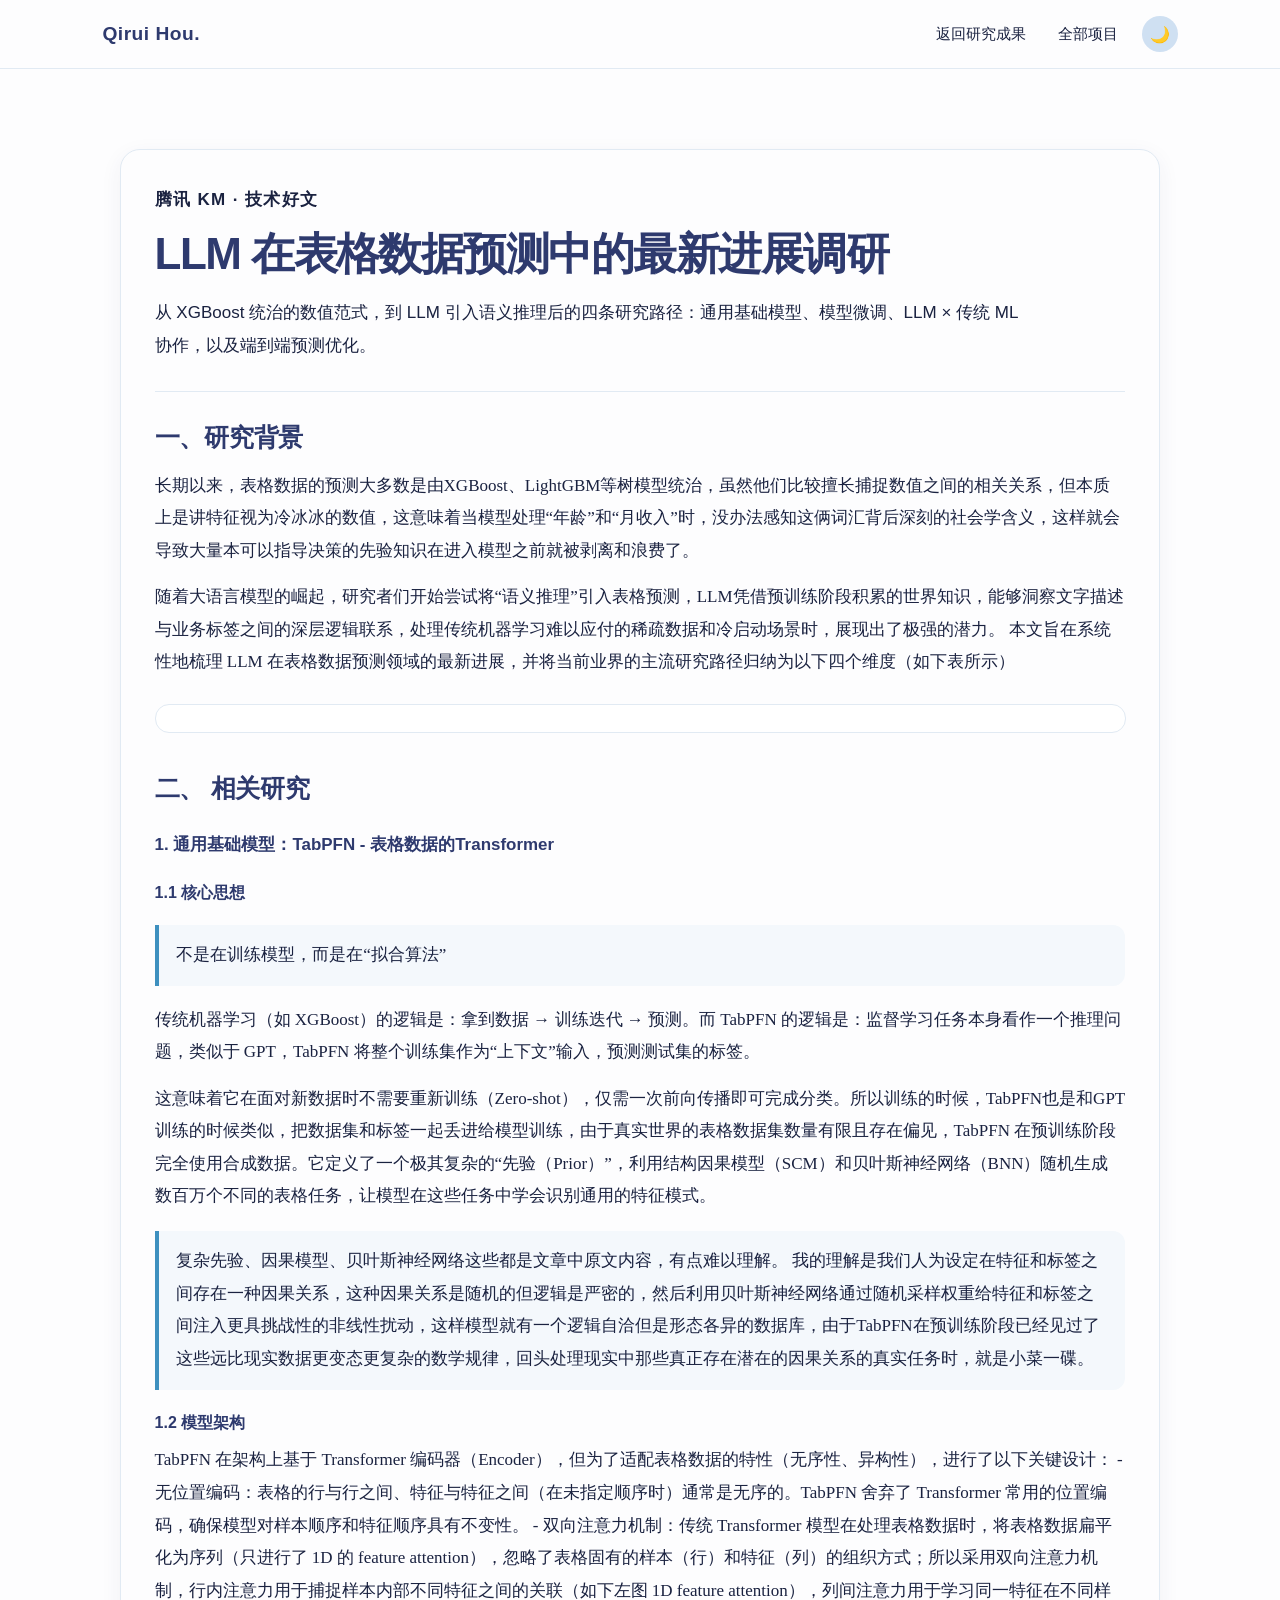
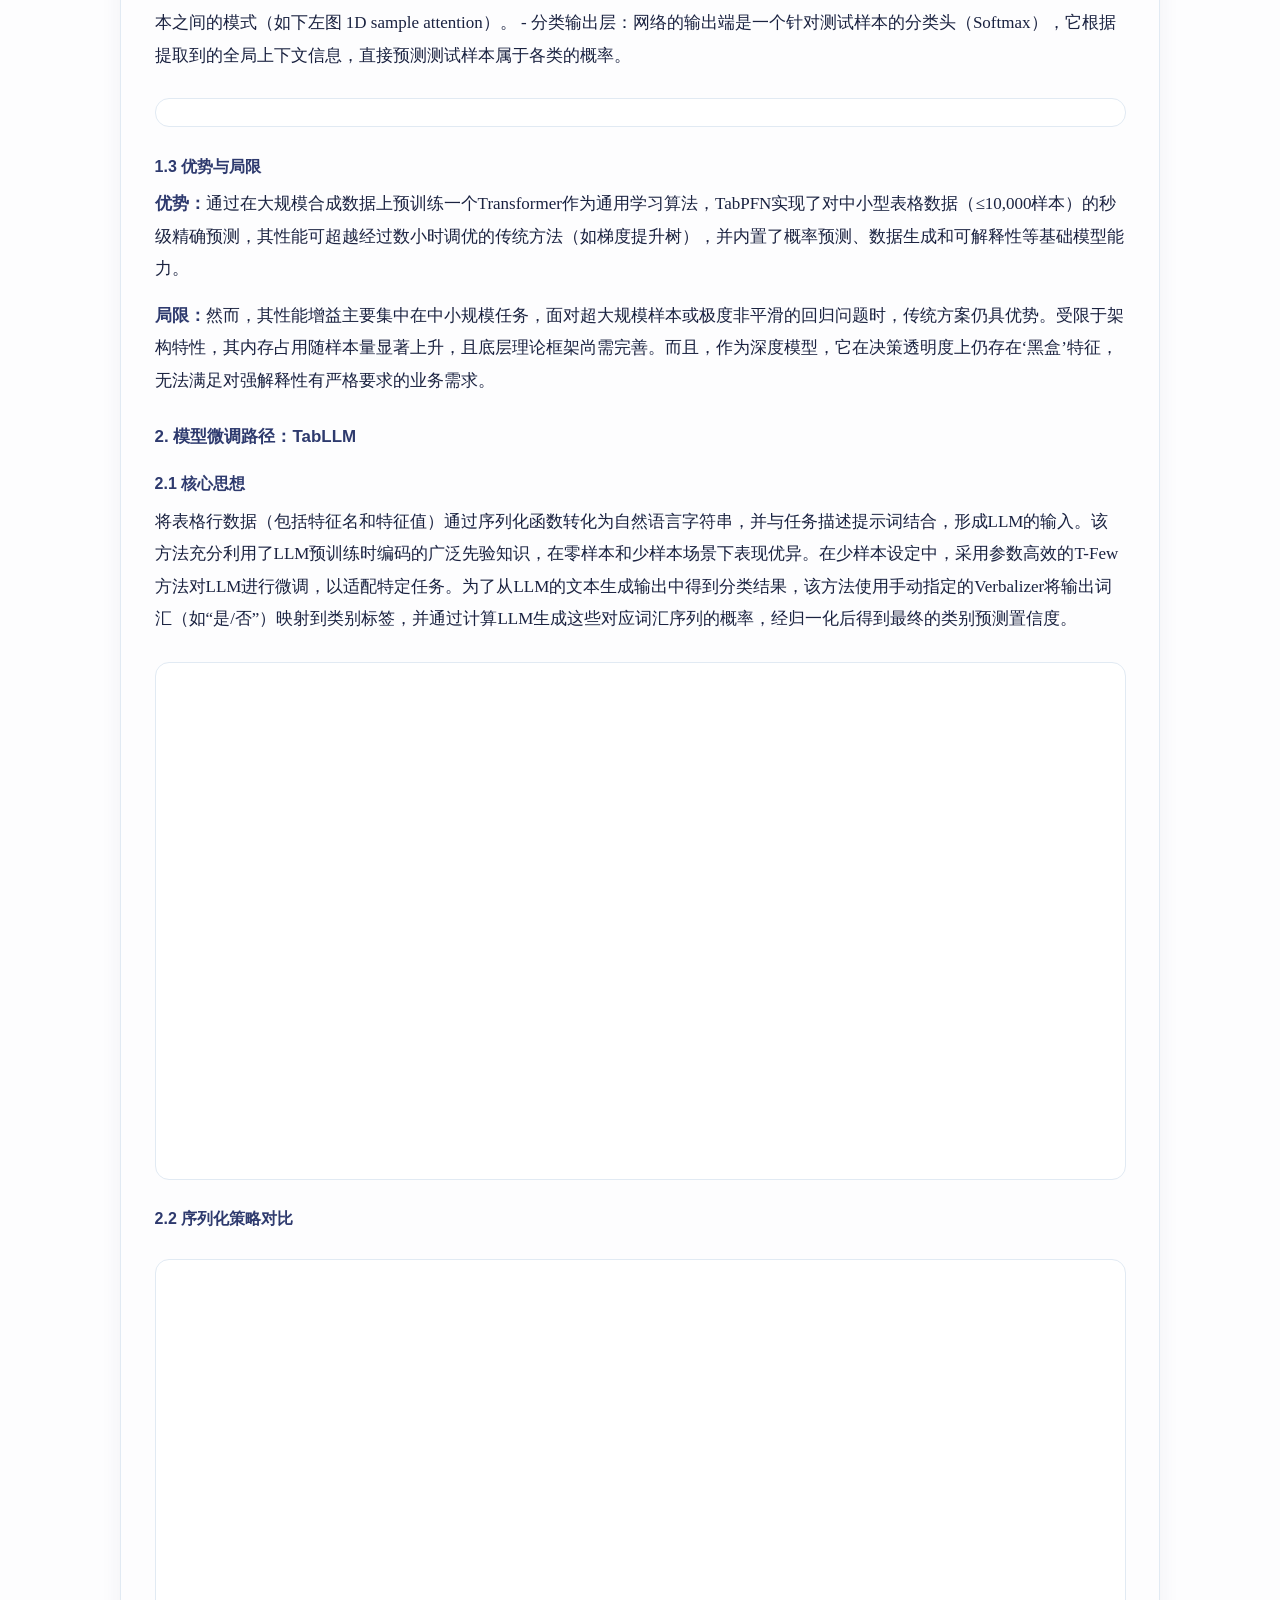
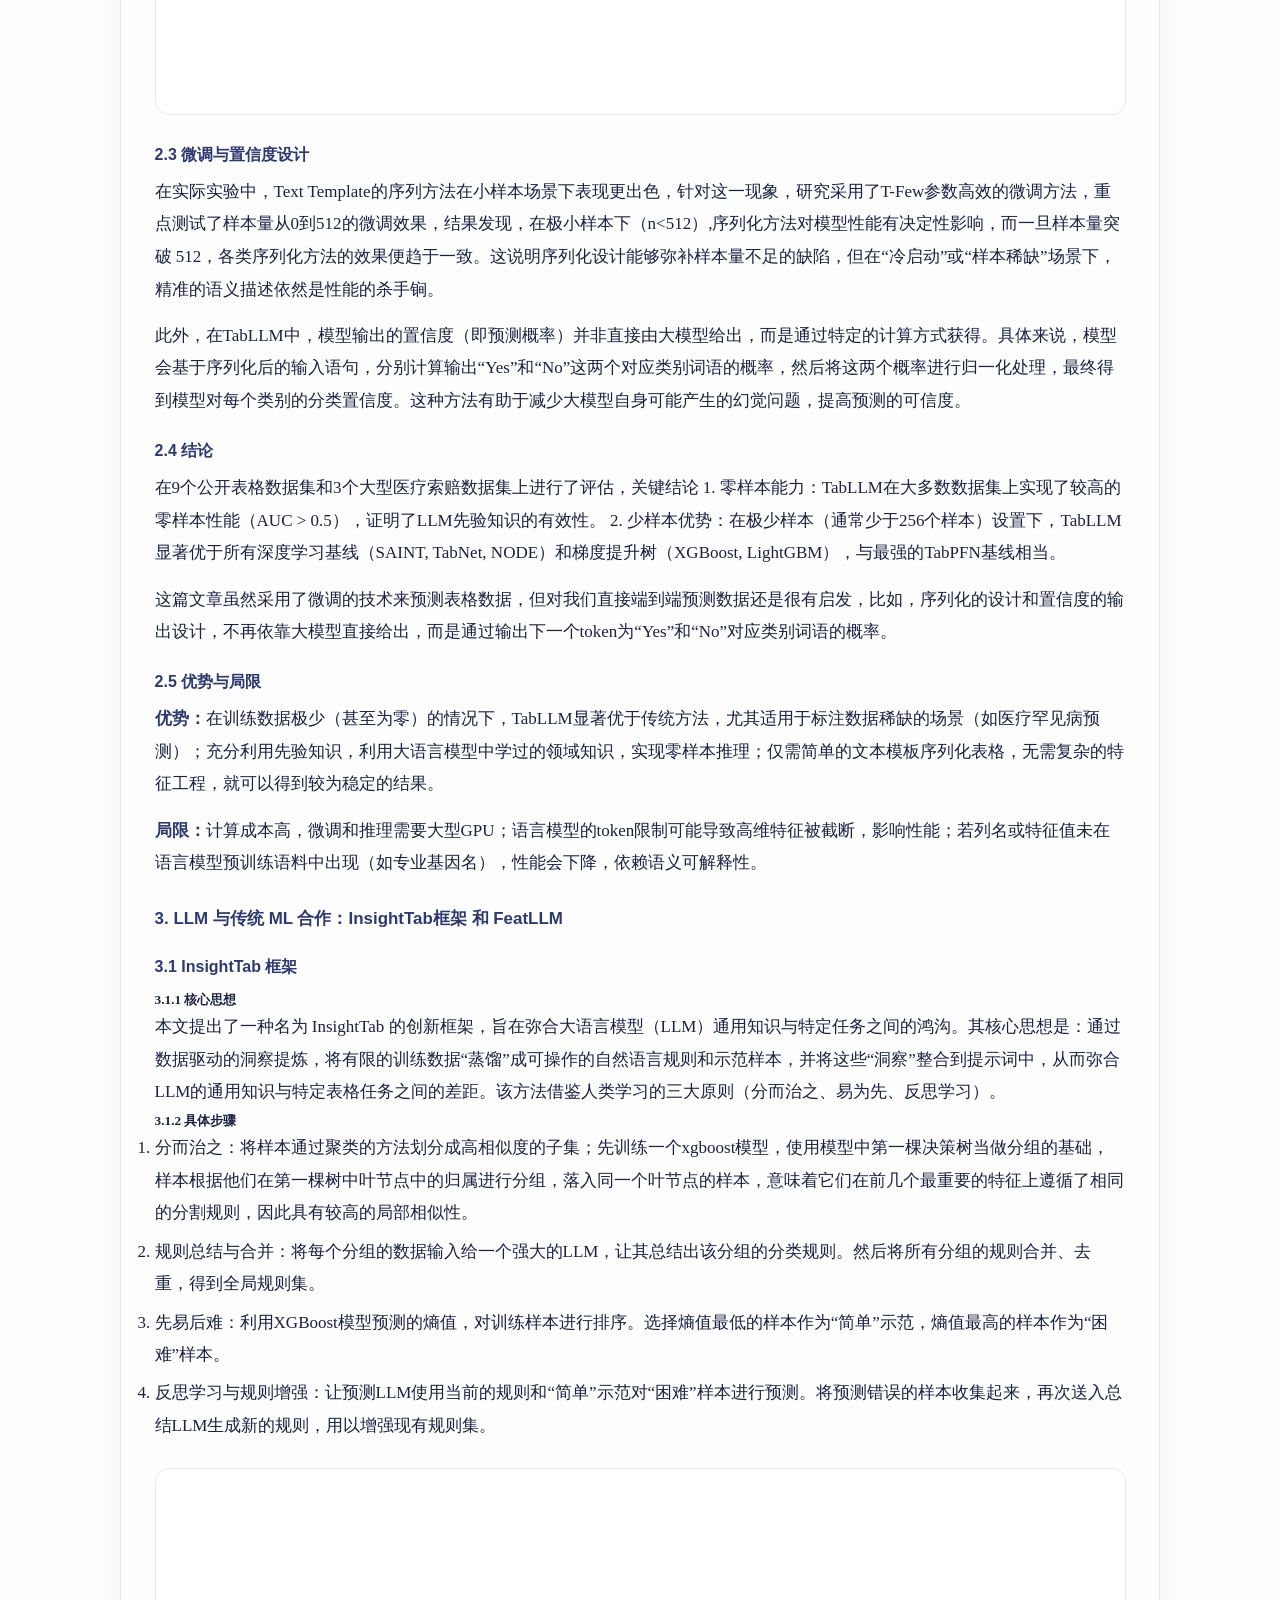
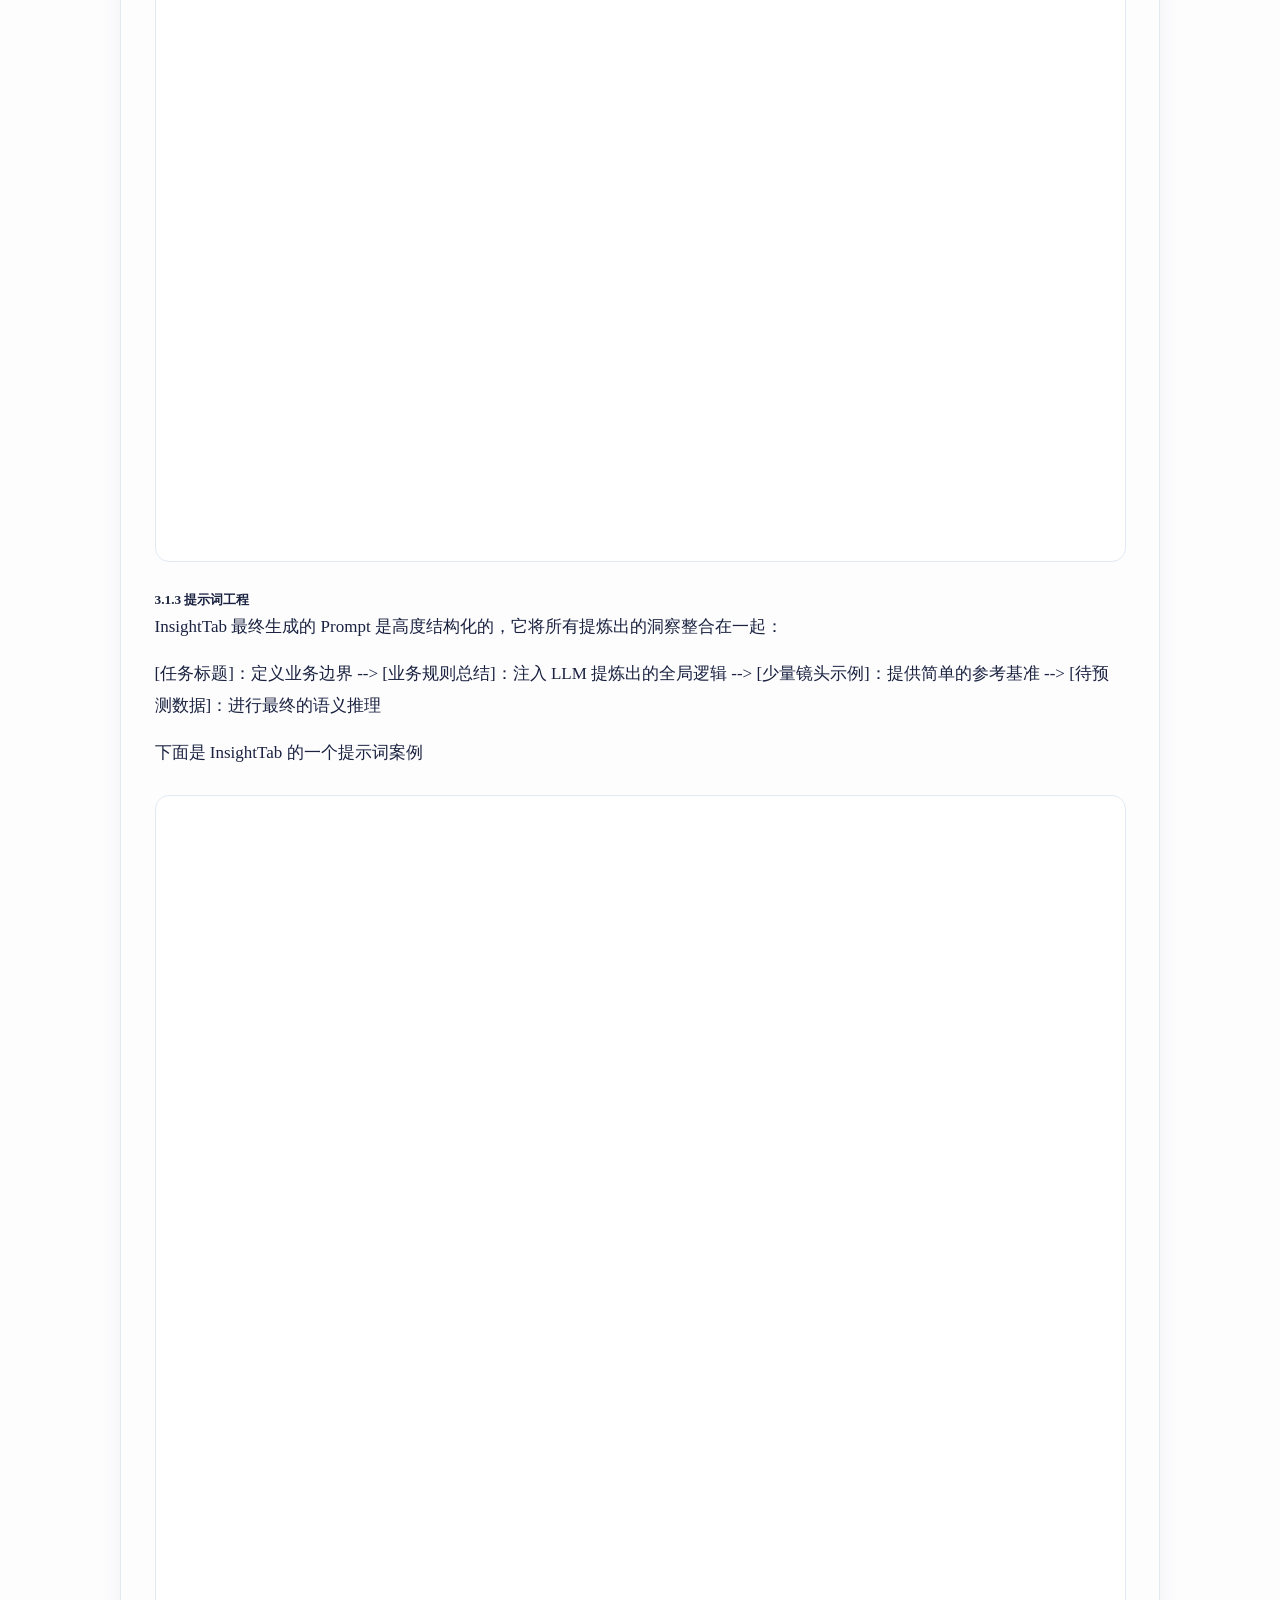
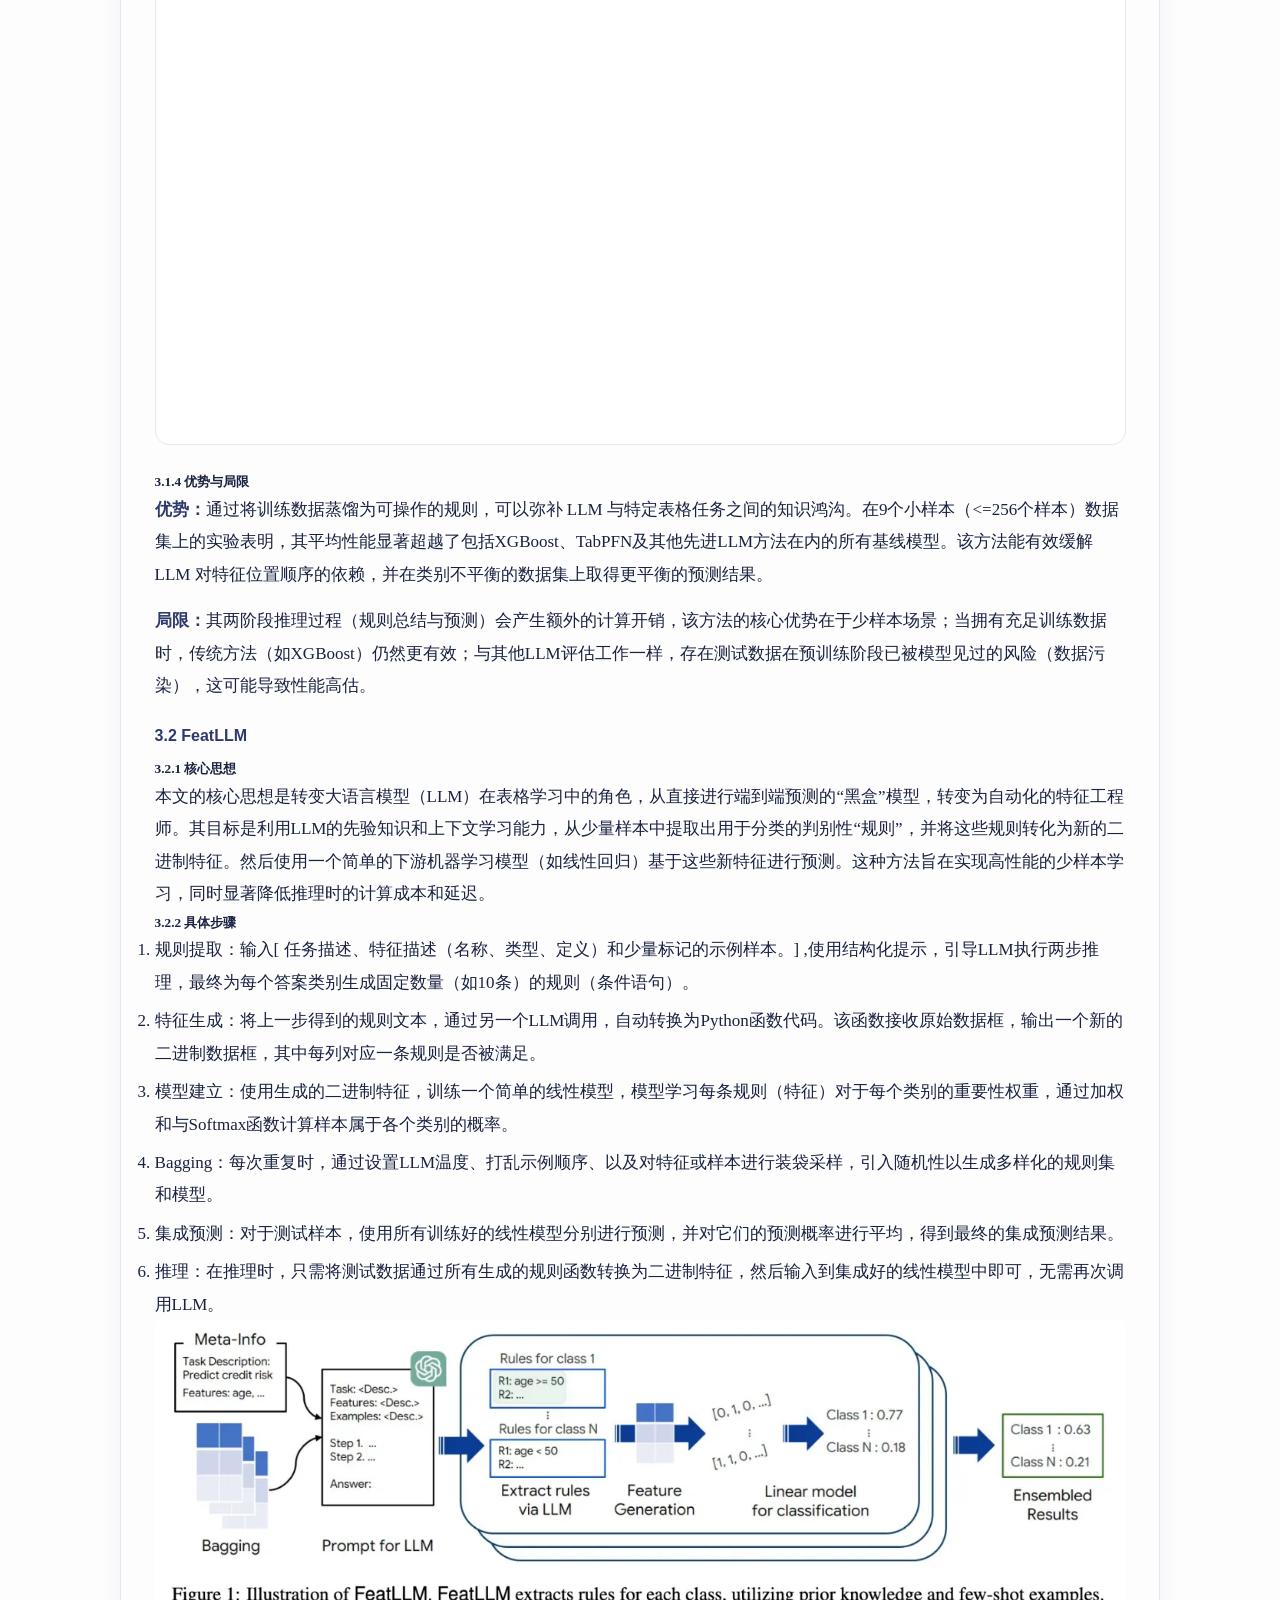
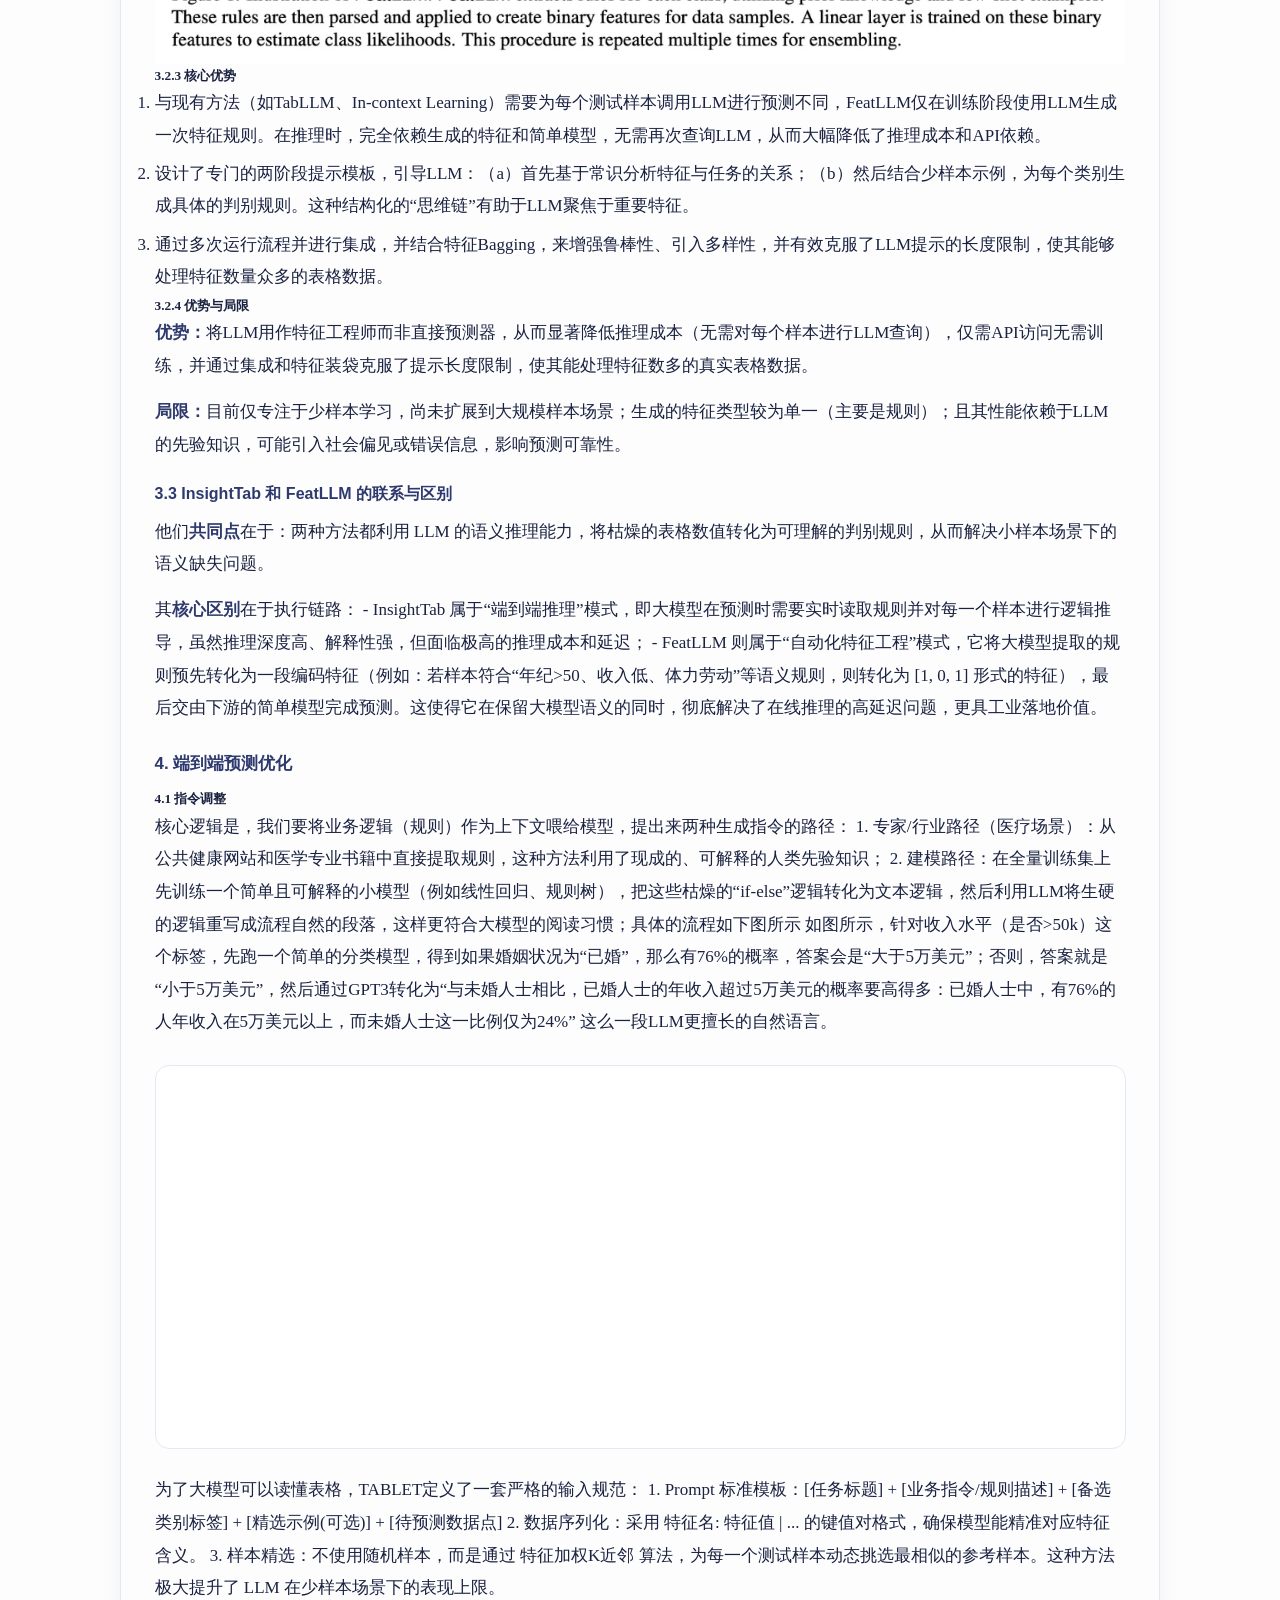
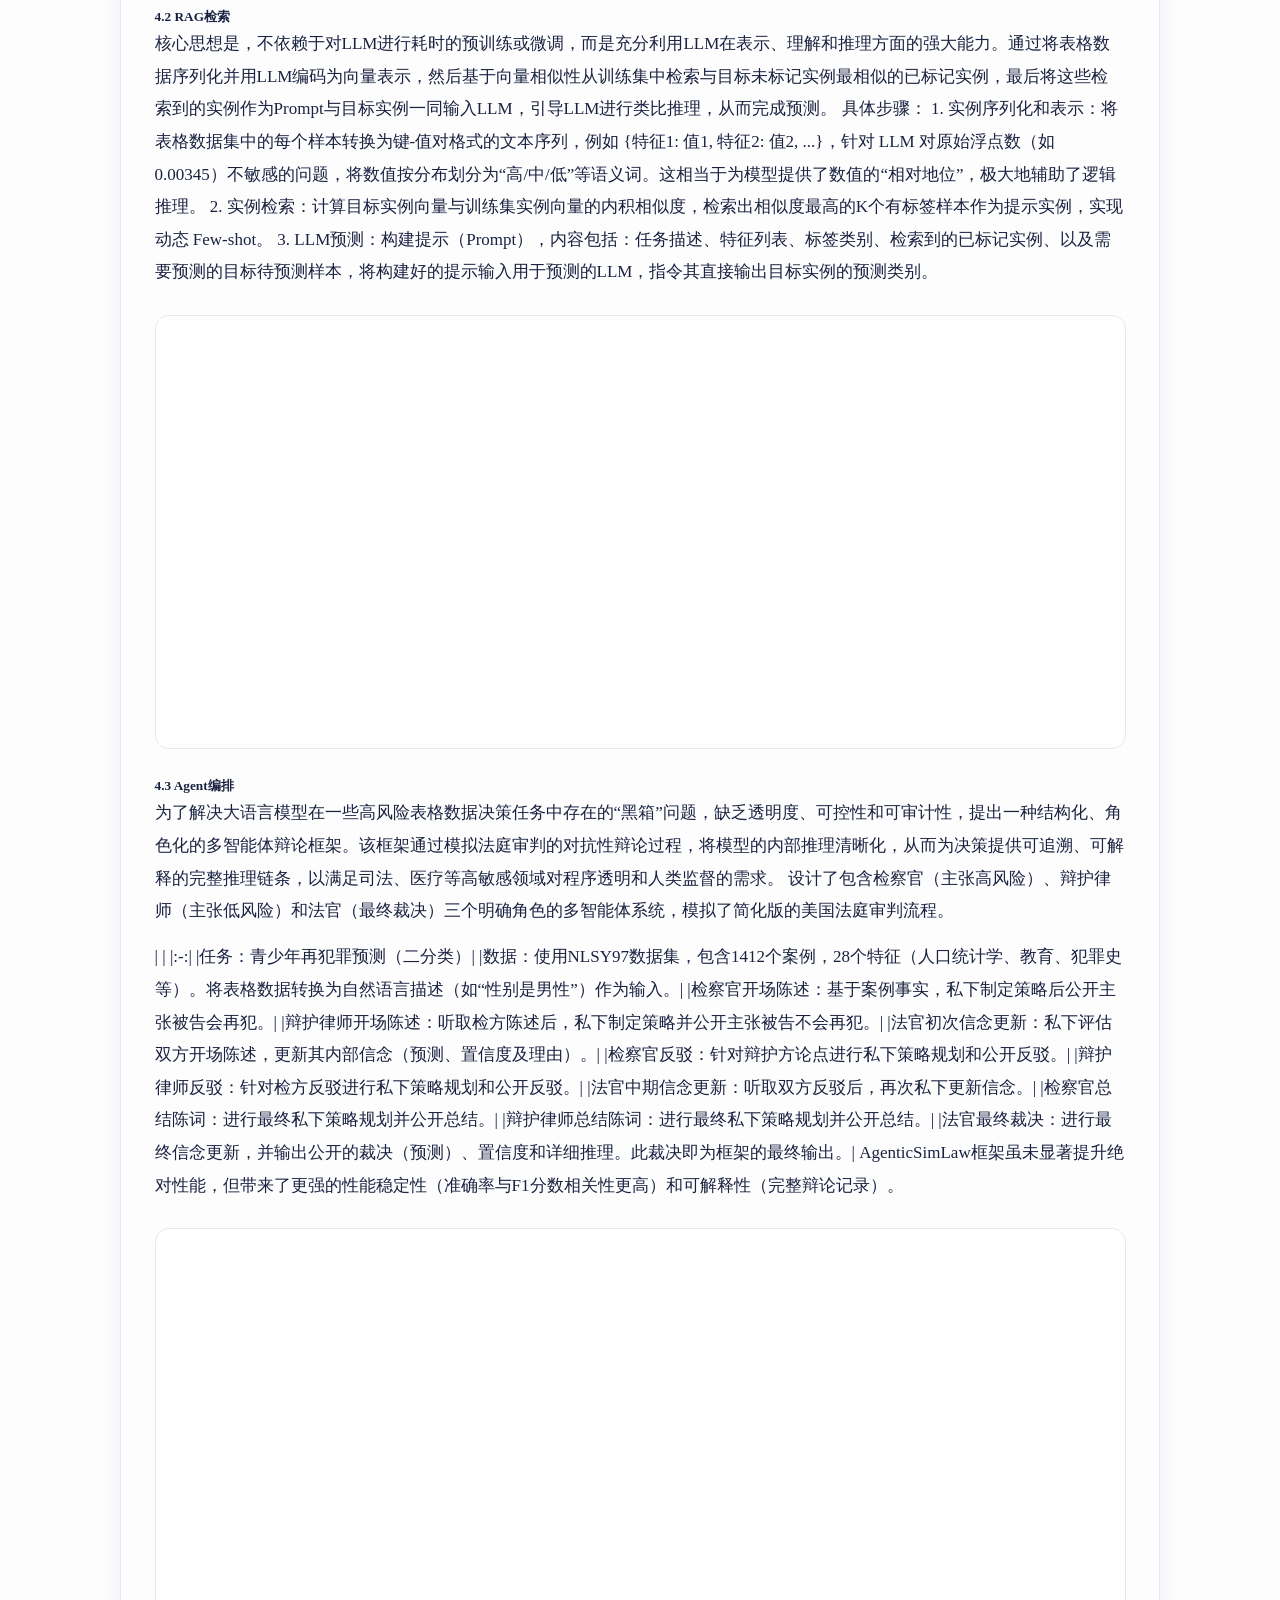
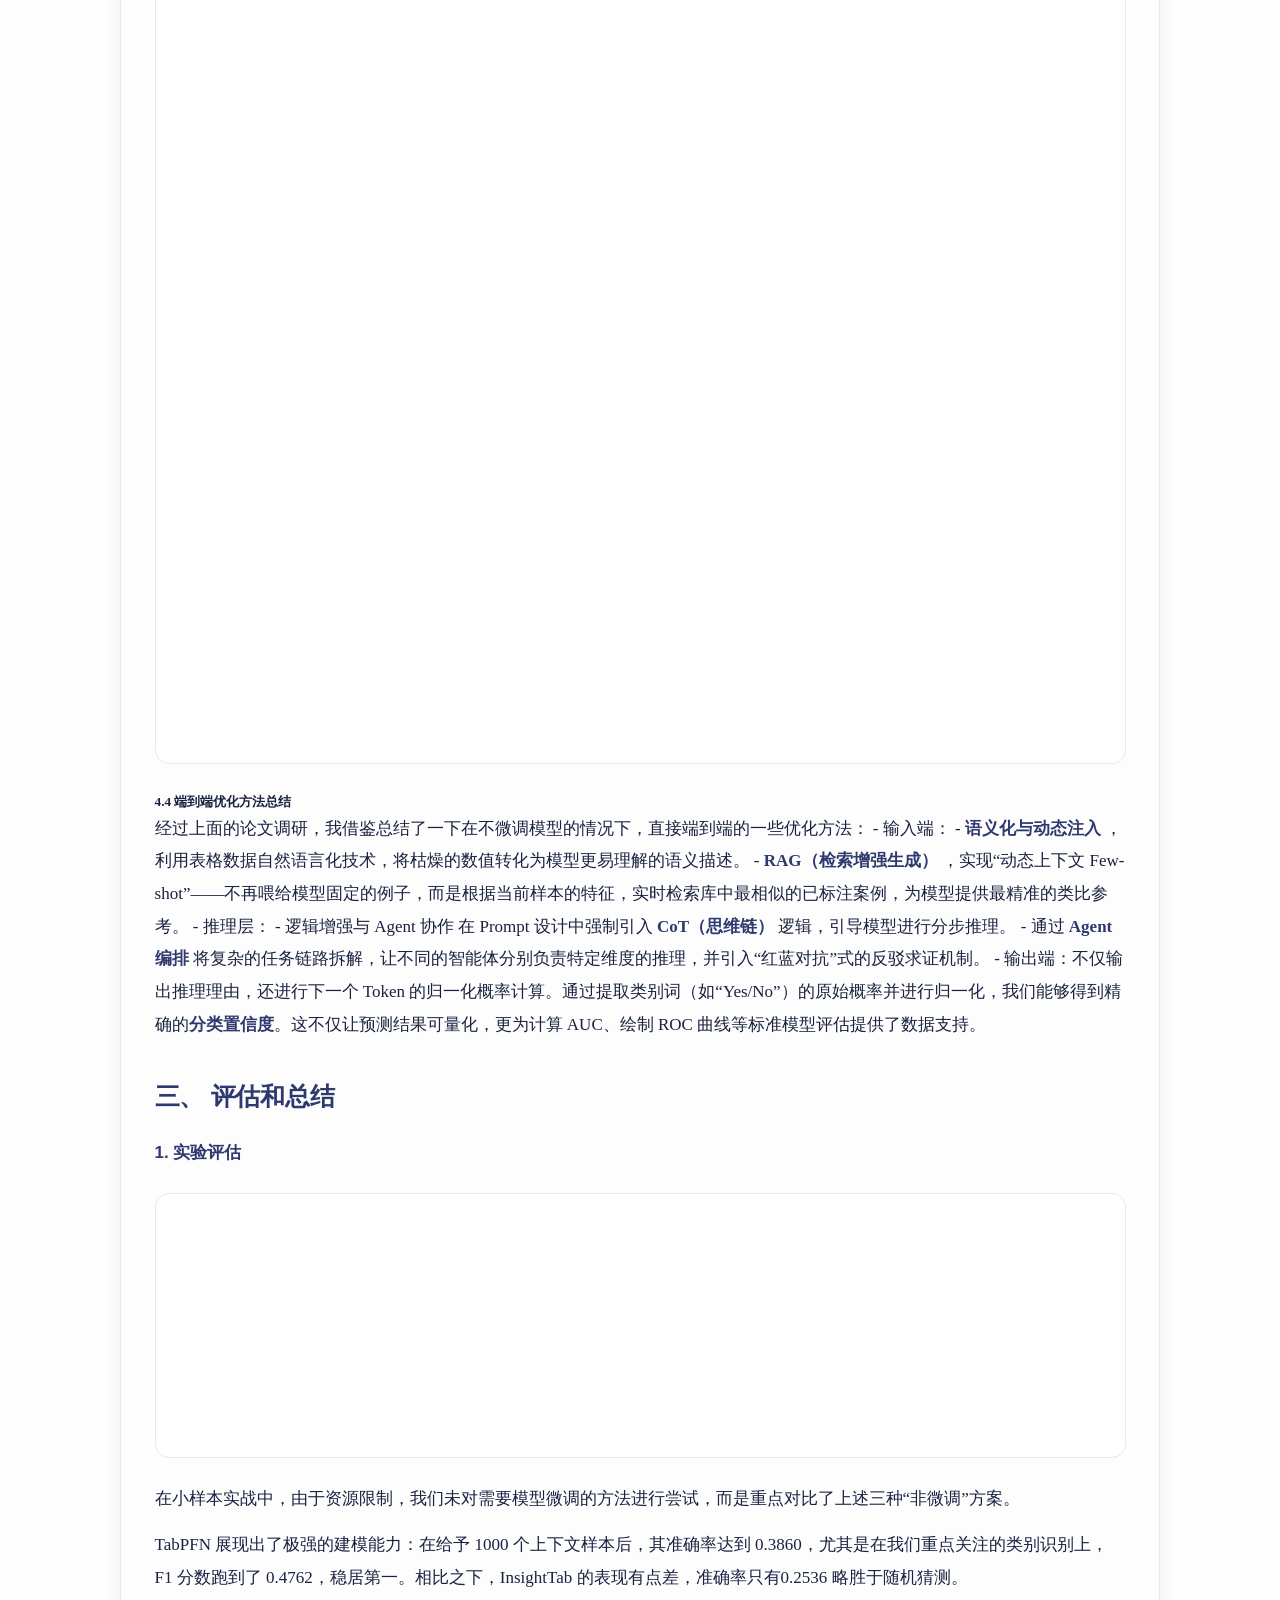
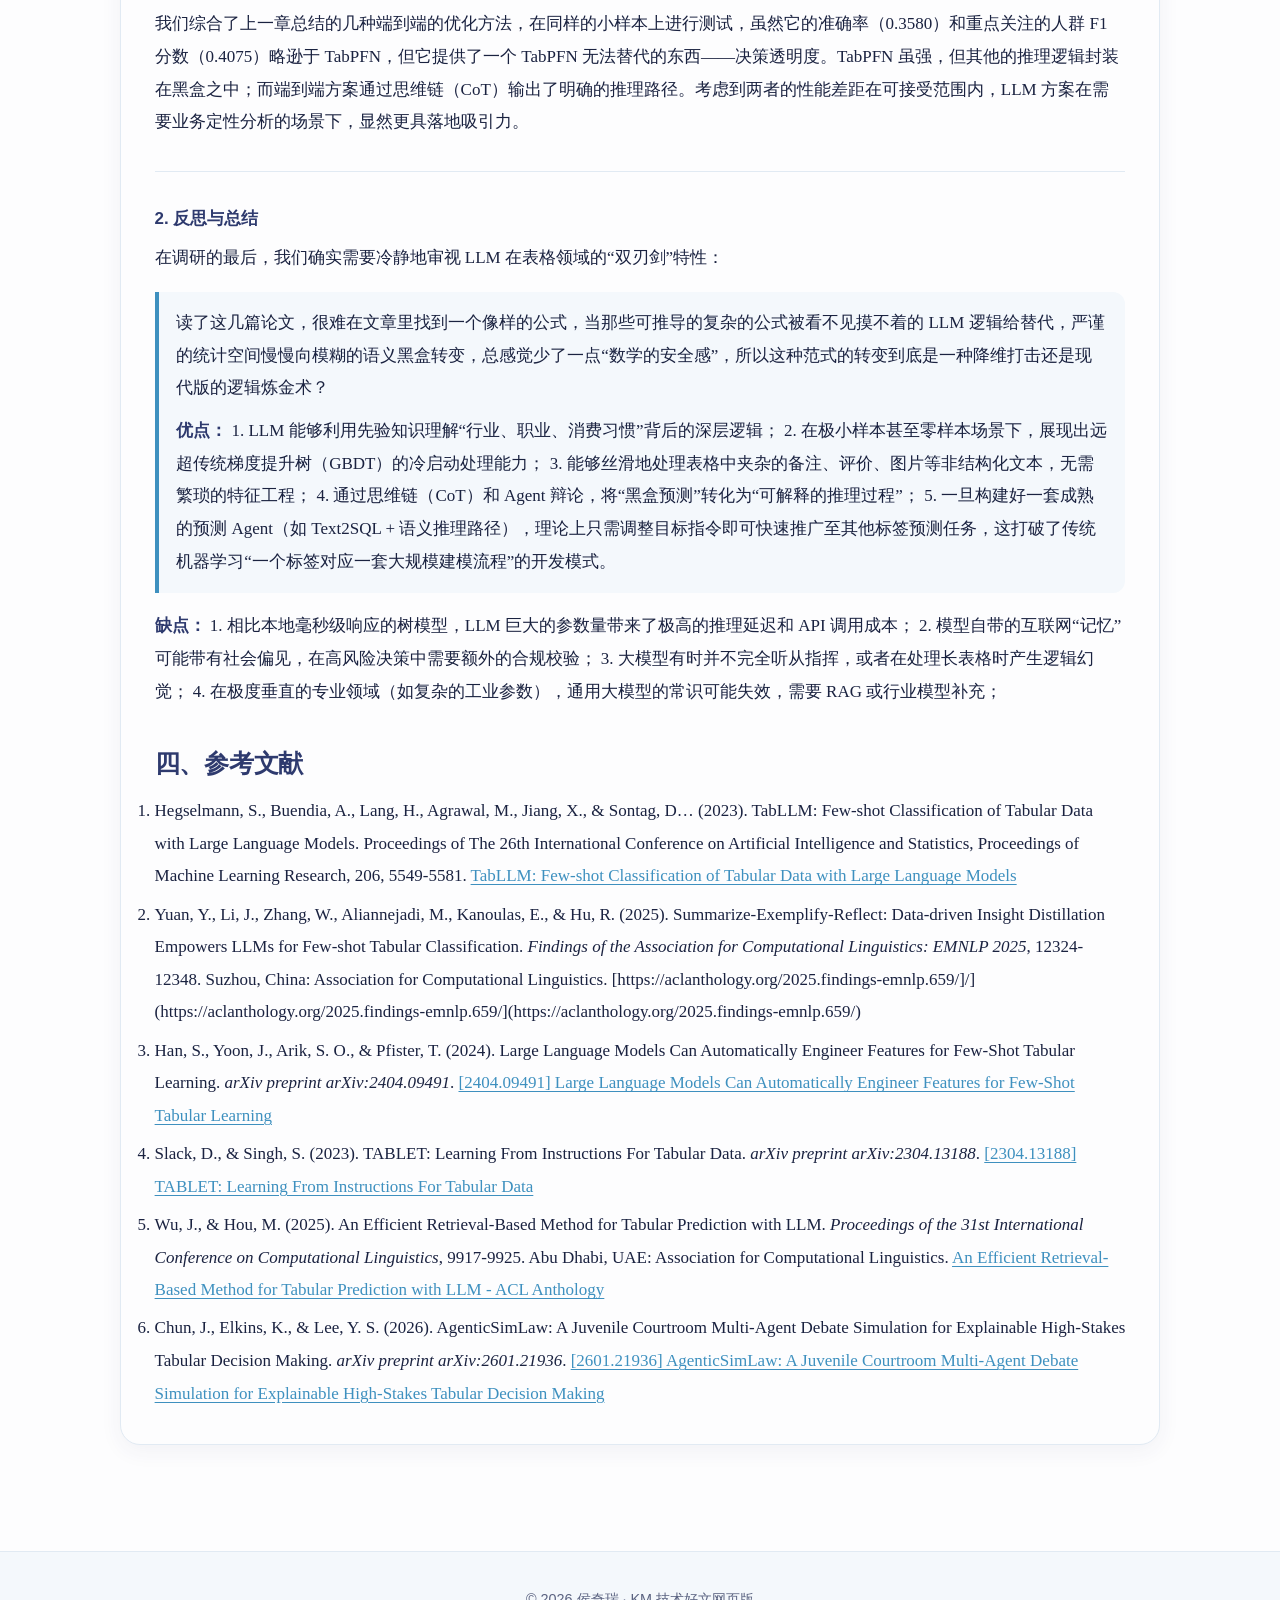
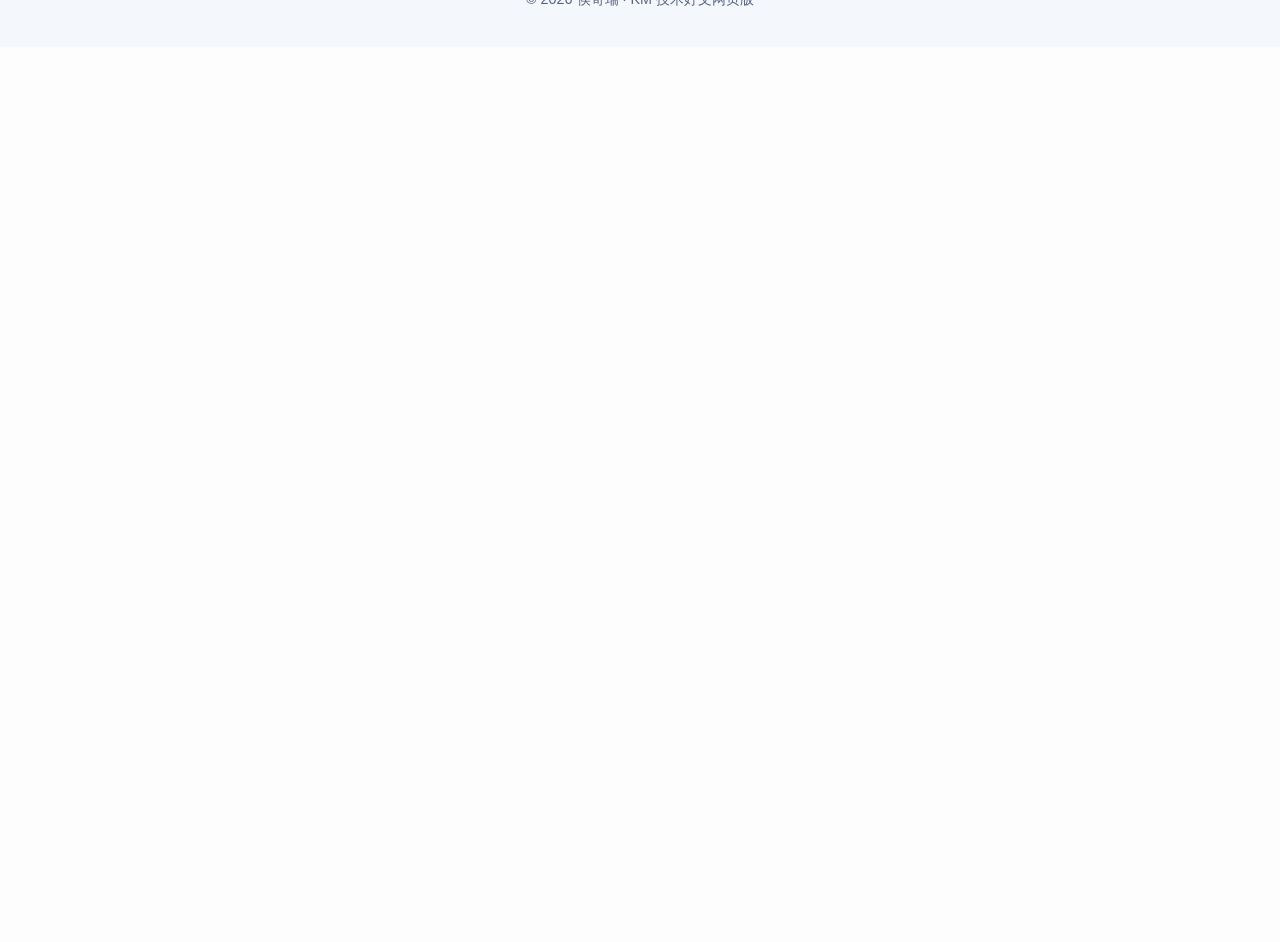
<file: km-tabular-prediction.html>
<!DOCTYPE html>
<html lang="zh-CN">
<head>
  <meta charset="UTF-8" />
  <meta name="viewport" content="width=device-width, initial-scale=1.0" />
  <title>LLM 在表格数据预测中的最新进展调研 · 侯奇瑞</title>
  <meta name="description" content="系统梳理 TabPFN、TabLLM、InsightTab、FeatLLM 等表格预测路线，并总结端到端优化框架。" />
  <link rel="stylesheet" href="style.css" />
  <link rel="stylesheet" href="assets/vendor/katex/katex.min.css" />
  <script defer src="assets/vendor/katex/katex.min.js"></script>
  <script defer src="assets/vendor/katex/auto-render.min.js"></script>
  <script>
    var __mathRendered = false;
    function renderAllMath() {
      if (__mathRendered || !window.renderMathInElement) return;
      __mathRendered = true;
      window.renderMathInElement(document.body, {
        delimiters: [
          { left: "$$", right: "$$", display: true },
          { left: "\\[", right: "\\]", display: true },
          { left: "$", right: "$", display: false },
          { left: "\\(", right: "\\)", display: false }
        ],
        ignoredTags: ["script", "noscript", "style", "textarea", "pre", "code"],
        throwOnError: false
      });
    }
    document.addEventListener("DOMContentLoaded", renderAllMath);
    window.addEventListener("load", renderAllMath);
  </script>
</head>
<body>
  <nav class="nav project-nav">
    <a href="index.html" class="logo">Qirui Hou.</a>
    <ul>
      <li><a href="index.html#research">返回研究成果</a></li>
      <li><a href="index.html#projects">全部项目</a></li>
    </ul>
    <button id="themeToggle" aria-label="切换主题">🌙</button>
  </nav>
  <main class="project-library single-project">
    <article class="project-report article-report">
      <header class="report-header">
        <p class="report-kicker">腾讯 KM · 技术好文</p>
        <h1>LLM 在表格数据预测中的最新进展调研</h1>
        <p class="report-summary">从 XGBoost 统治的数值范式，到 LLM 引入语义推理后的四条研究路径：通用基础模型、模型微调、LLM × 传统 ML 协作，以及端到端预测优化。</p>
      </header>
<h2 id="一研究背景">一、研究背景</h2>
<p>长期以来，表格数据的预测大多数是由XGBoost、LightGBM等树模型统治，虽然他们比较擅长捕捉数值之间的相关关系，但本质上是讲特征视为冷冰冰的数值，这意味着当模型处理“年龄”和“月收入”时，没办法感知这俩词汇背后深刻的社会学含义，这样就会导致大量本可以指导决策的先验知识在进入模型之前就被剥离和浪费了。</p>
<p>随着大语言模型的崛起，研究者们开始尝试将“语义推理”引入表格预测，LLM凭借预训练阶段积累的世界知识，能够洞察文字描述与业务标签之间的深层逻辑联系，处理传统机器学习难以应付的稀疏数据和冷启动场景时，展现出了极强的潜力。
本文旨在系统性地梳理 LLM 在表格数据预测领域的最新进展，并将当前业界的主流研究路径归纳为以下四个维度（如下表所示）</p>
<figure class="article-figure"><img decoding="async" src="assets/km-tabular/image-1.webp" alt="alt text" loading="lazy" /></figure>
<h2 id="二-相关研究">二、  相关研究</h2>
<h3 id="1-通用基础模型tabpfn---表格数据的transformer">1. 通用基础模型：TabPFN - 表格数据的Transformer</h3>
<h4 id="11-核心思想">1.1 核心思想</h4>
<blockquote class="article-quote">
<p>不是在训练模型，而是在“拟合算法”</p>
</blockquote>
<p>传统机器学习（如 XGBoost）的逻辑是：拿到数据 → 训练迭代 → 预测。而 TabPFN 的逻辑是：监督学习任务本身看作一个推理问题，类似于 GPT，TabPFN 将整个训练集作为“上下文”输入，预测测试集的标签。</p>
<p>这意味着它在面对新数据时不需要重新训练（Zero-shot），仅需一次前向传播即可完成分类。所以训练的时候，TabPFN也是和GPT训练的时候类似，把数据集和标签一起丢进给模型训练，由于真实世界的表格数据集数量有限且存在偏见，TabPFN 在预训练阶段完全使用合成数据。它定义了一个极其复杂的“先验（Prior）”，利用结构因果模型（SCM）和贝叶斯神经网络（BNN）随机生成数百万个不同的表格任务，让模型在这些任务中学会识别通用的特征模式。</p>
<blockquote class="article-quote">
<p>复杂先验、因果模型、贝叶斯神经网络这些都是文章中原文内容，有点难以理解。
我的理解是我们人为设定在特征和标签之间存在一种因果关系，这种因果关系是随机的但逻辑是严密的，然后利用贝叶斯神经网络通过随机采样权重给特征和标签之间注入更具挑战性的非线性扰动，这样模型就有一个逻辑自洽但是形态各异的数据库，由于TabPFN在预训练阶段已经见过了这些远比现实数据更变态更复杂的数学规律，回头处理现实中那些真正存在潜在的因果关系的真实任务时，就是小菜一碟。</p>
</blockquote>
<h4 id="12-模型架构">1.2 模型架构</h4>
<p>TabPFN 在架构上基于 Transformer 编码器（Encoder），但为了适配表格数据的特性（无序性、异构性），进行了以下关键设计：
- 无位置编码：表格的行与行之间、特征与特征之间（在未指定顺序时）通常是无序的。TabPFN 舍弃了 Transformer 常用的位置编码，确保模型对样本顺序和特征顺序具有不变性。
- 双向注意力机制：传统 Transformer 模型在处理表格数据时，将表格数据扁平化为序列（只进行了 1D 的 feature attention），忽略了表格固有的样本（行）和特征（列）的组织方式；所以采用双向注意力机制，行内注意力用于捕捉样本内部不同特征之间的关联（如下左图 1D feature attention），列间注意力用于学习同一特征在不同样本之间的模式（如下左图 1D sample attention）。
- 分类输出层：网络的输出端是一个针对测试样本的分类头（Softmax），它根据提取到的全局上下文信息，直接预测测试样本属于各类的概率。</p><figure class="article-figure"><img decoding="async" loading="lazy" alt="alt text" src="assets/km-tabular/image-2.webp" /></figure>
<h4 id="13-优势与局限">1.3 优势与局限</h4>
<p><strong>优势：</strong>通过在大规模合成数据上预训练一个Transformer作为通用学习算法，TabPFN实现了对中小型表格数据（≤10,000样本）的秒级精确预测，其性能可超越经过数小时调优的传统方法（如梯度提升树），并内置了概率预测、数据生成和可解释性等基础模型能力。</p>
<p><strong>局限：</strong>然而，其性能增益主要集中在中小规模任务，面对超大规模样本或极度非平滑的回归问题时，传统方案仍具优势。受限于架构特性，其内存占用随样本量显著上升，且底层理论框架尚需完善。而且，作为深度模型，它在决策透明度上仍存在‘黑盒’特征，无法满足对强解释性有严格要求的业务需求。</p>
<h3 id="2-模型微调路径tabllm">2. 模型微调路径：TabLLM</h3>
<h4 id="21-核心思想">2.1 核心思想</h4>
<p>将表格行数据（包括特征名和特征值）通过序列化函数转化为自然语言字符串，并与任务描述提示词结合，形成LLM的输入。该方法充分利用了LLM预训练时编码的广泛先验知识，在零样本和少样本场景下表现优异。在少样本设定中，采用参数高效的T-Few方法对LLM进行微调，以适配特定任务。为了从LLM的文本生成输出中得到分类结果，该方法使用手动指定的Verbalizer将输出词汇（如“是/否”）映射到类别标签，并通过计算LLM生成这些对应词汇序列的概率，经归一化后得到最终的类别预测置信度。</p><figure class="article-figure"><img decoding="async" loading="lazy" alt="alt text" src="assets/km-tabular/image-3.webp" /></figure>
<h4 id="22-序列化策略对比">2.2 序列化策略对比</h4>
<figure class="article-figure"><img decoding="async" src="assets/km-tabular/image-4.webp" alt="alt text" loading="lazy" /></figure>
<h4 id="23-微调与置信度设计">2.3 微调与置信度设计</h4>
<p>在实际实验中，Text Template的序列方法在小样本场景下表现更出色，针对这一现象，研究采用了T-Few参数高效的微调方法，重点测试了样本量从0到512的微调效果，结果发现，在极小样本下（n&lt;512）,序列化方法对模型性能有决定性影响，而一旦样本量突破 512，各类序列化方法的效果便趋于一致。这说明序列化设计能够弥补样本量不足的缺陷，但在“冷启动”或“样本稀缺”场景下，精准的语义描述依然是性能的杀手锏。</p>
<p>此外，在TabLLM中，模型输出的置信度（即预测概率）并非直接由大模型给出，而是通过特定的计算方式获得。具体来说，模型会基于序列化后的输入语句，分别计算输出“Yes”和“No”这两个对应类别词语的概率，然后将这两个概率进行归一化处理，最终得到模型对每个类别的分类置信度。这种方法有助于减少大模型自身可能产生的幻觉问题，提高预测的可信度。</p>
<h4 id="24-结论">2.4 结论</h4>
<p>在9个公开表格数据集和3个大型医疗索赔数据集上进行了评估，关键结论
1.  零样本能力：TabLLM在大多数数据集上实现了较高的零样本性能（AUC &gt; 0.5），证明了LLM先验知识的有效性。
2.  少样本优势：在极少样本（通常少于256个样本）设置下，TabLLM显著优于所有深度学习基线（SAINT, TabNet, NODE）和梯度提升树（XGBoost, LightGBM），与最强的TabPFN基线相当。</p>
<p>这篇文章虽然采用了微调的技术来预测表格数据，但对我们直接端到端预测数据还是很有启发，比如，序列化的设计和置信度的输出设计，不再依靠大模型直接给出，而是通过输出下一个token为“Yes”和“No”对应类别词语的概率。</p>
<h4 id="25-优势与局限">2.5 优势与局限</h4>
<p><strong>优势：</strong>在训练数据极少（甚至为零）的情况下，TabLLM显著优于传统方法，尤其适用于标注数据稀缺的场景（如医疗罕见病预测）；充分利用先验知识，利用大语言模型中学过的领域知识，实现零样本推理；仅需简单的文本模板序列化表格，无需复杂的特征工程，就可以得到较为稳定的结果。</p>
<p><strong>局限：</strong>计算成本高，微调和推理需要大型GPU；语言模型的token限制可能导致高维特征被截断，影响性能；若列名或特征值未在语言模型预训练语料中出现（如专业基因名），性能会下降，依赖语义可解释性。</p>
<h3 id="3-llm-与传统-ml-合作insighttab框架-和-featllm">3.   LLM 与传统 ML 合作：InsightTab框架 和 FeatLLM</h3>
<h4 id="31-insighttab-框架">3.1 InsightTab 框架</h4>
<h5 id="311-核心思想">3.1.1 核心思想</h5>
<p>本文提出了一种名为 InsightTab 的创新框架，旨在弥合大语言模型（LLM）通用知识与特定任务之间的鸿沟。其核心思想是：通过数据驱动的洞察提炼，将有限的训练数据“蒸馏”成可操作的自然语言规则和示范样本，并将这些“洞察”整合到提示词中，从而弥合LLM的通用知识与特定表格任务之间的差距。该方法借鉴人类学习的三大原则（分而治之、易为先、反思学习）。</p>
<h5 id="312-具体步骤">3.1.2 具体步骤</h5>
<ol>
<li>分而治之：将样本通过聚类的方法划分成高相似度的子集；先训练一个xgboost模型，使用模型中第一棵决策树当做分组的基础，样本根据他们在第一棵树中叶节点中的归属进行分组，落入同一个叶节点的样本，意味着它们在前几个最重要的特征上遵循了相同的分割规则，因此具有较高的局部相似性。</li>
<li>规则总结与合并：将每个分组的数据输入给一个强大的LLM，让其总结出该分组的分类规则。然后将所有分组的规则合并、去重，得到全局规则集。</li>
<li>先易后难：利用XGBoost模型预测的熵值，对训练样本进行排序。选择熵值最低的样本作为“简单”示范，熵值最高的样本作为“困难”样本。</li>
<li>反思学习与规则增强：让预测LLM使用当前的规则和“简单”示范对“困难”样本进行预测。将预测错误的样本收集起来，再次送入总结LLM生成新的规则，用以增强现有规则集。</li>
</ol>
<figure class="article-figure"><img decoding="async" src="assets/km-tabular/image-5.webp" alt="alt text" loading="lazy" /></figure>
<h5 id="313-提示词工程">3.1.3 提示词工程</h5>
<p>InsightTab 最终生成的 Prompt 是高度结构化的，它将所有提炼出的洞察整合在一起：</p>
<p>[任务标题]：定义业务边界 --&gt; [业务规则总结]：注入 LLM 提炼出的全局逻辑 --&gt; [少量镜头示例]：提供简单的参考基准 --&gt; [待预测数据]：进行最终的语义推理</p>
<p>下面是 InsightTab 的一个提示词案例</p><figure class="article-figure"><img decoding="async" loading="lazy" alt="alt text" src="assets/km-tabular/image-6.webp" /></figure>
<h5 id="314-优势与局限">3.1.4 优势与局限</h5>
<p><strong>优势：</strong>通过将训练数据蒸馏为可操作的规则，可以弥补 LLM 与特定表格任务之间的知识鸿沟。在9个小样本（&lt;=256个样本）数据集上的实验表明，其平均性能显著超越了包括XGBoost、TabPFN及其他先进LLM方法在内的所有基线模型。该方法能有效缓解 LLM 对特征位置顺序的依赖，并在类别不平衡的数据集上取得更平衡的预测结果。</p>
<p><strong>局限：</strong>其两阶段推理过程（规则总结与预测）会产生额外的计算开销，该方法的核心优势在于少样本场景；当拥有充足训练数据时，传统方法（如XGBoost）仍然更有效；与其他LLM评估工作一样，存在测试数据在预训练阶段已被模型见过的风险（数据污染），这可能导致性能高估。</p>
<h4 id="32-featllm">3.2 FeatLLM</h4>
<h5 id="321-核心思想">3.2.1 核心思想</h5>
<p>本文的核心思想是转变大语言模型（LLM）在表格学习中的角色，从直接进行端到端预测的“黑盒”模型，转变为自动化的特征工程师。其目标是利用LLM的先验知识和上下文学习能力，从少量样本中提取出用于分类的判别性“规则”，并将这些规则转化为新的二进制特征。然后使用一个简单的下游机器学习模型（如线性回归）基于这些新特征进行预测。这种方法旨在实现高性能的少样本学习，同时显著降低推理时的计算成本和延迟。</p>
<h5 id="322-具体步骤">3.2.2 具体步骤</h5>
<ol>
<li>规则提取：输入[ 任务描述、特征描述（名称、类型、定义）和少量标记的示例样本。] ,使用结构化提示，引导LLM执行两步推理，最终为每个答案类别生成固定数量（如10条）的规则（条件语句）。</li>
<li>特征生成：将上一步得到的规则文本，通过另一个LLM调用，自动转换为Python函数代码。该函数接收原始数据框，输出一个新的二进制数据框，其中每列对应一条规则是否被满足。</li>
<li>模型建立：使用生成的二进制特征，训练一个简单的线性模型，模型学习每条规则（特征）对于每个类别的重要性权重，通过加权和与Softmax函数计算样本属于各个类别的概率。</li>
<li>Bagging：每次重复时，通过设置LLM温度、打乱示例顺序、以及对特征或样本进行装袋采样，引入随机性以生成多样化的规则集和模型。</li>
<li>集成预测：对于测试样本，使用所有训练好的线性模型分别进行预测，并对它们的预测概率进行平均，得到最终的集成预测结果。</li>
<li>推理：在推理时，只需将测试数据通过所有生成的规则函数转换为二进制特征，然后输入到集成好的线性模型中即可，无需再次调用LLM。
<img decoding="async" loading="lazy" alt="alt text" src="assets/km-tabular/image-7.webp" /></li>
</ol>
<h5 id="323-核心优势">3.2.3 核心优势</h5>
<ol>
<li>与现有方法（如TabLLM、In-context Learning）需要为每个测试样本调用LLM进行预测不同，FeatLLM仅在训练阶段使用LLM生成一次特征规则。在推理时，完全依赖生成的特征和简单模型，无需再次查询LLM，从而大幅降低了推理成本和API依赖。</li>
<li>设计了专门的两阶段提示模板，引导LLM：（a）首先基于常识分析特征与任务的关系；（b）然后结合少样本示例，为每个类别生成具体的判别规则。这种结构化的“思维链”有助于LLM聚焦于重要特征。</li>
<li>通过多次运行流程并进行集成，并结合特征Bagging，来增强鲁棒性、引入多样性，并有效克服了LLM提示的长度限制，使其能够处理特征数量众多的表格数据。</li>
</ol>
<h5 id="324-优势与局限">3.2.4 优势与局限</h5>
<p><strong>优势：</strong>将LLM用作特征工程师而非直接预测器，从而显著降低推理成本（无需对每个样本进行LLM查询），仅需API访问无需训练，并通过集成和特征装袋克服了提示长度限制，使其能处理特征数多的真实表格数据。</p>
<p><strong>局限：</strong>目前仅专注于少样本学习，尚未扩展到大规模样本场景；生成的特征类型较为单一（主要是规则）；且其性能依赖于LLM的先验知识，可能引入社会偏见或错误信息，影响预测可靠性。</p>
<h4 id="33-insighttab-和-featllm-的联系与区别">3.3 InsightTab 和 FeatLLM 的联系与区别</h4>
<p>他们<strong>共同点</strong>在于：两种方法都利用 LLM 的语义推理能力，将枯燥的表格数值转化为可理解的判别规则，从而解决小样本场景下的语义缺失问题。</p>
<p>其<strong>核心区别</strong>在于执行链路：
- InsightTab 属于“端到端推理”模式，即大模型在预测时需要实时读取规则并对每一个样本进行逻辑推导，虽然推理深度高、解释性强，但面临极高的推理成本和延迟；
- FeatLLM 则属于“自动化特征工程”模式，它将大模型提取的规则预先转化为一段编码特征（例如：若样本符合“年纪&gt;50、收入低、体力劳动”等语义规则，则转化为 [1, 0, 1] 形式的特征），最后交由下游的简单模型完成预测。这使得它在保留大模型语义的同时，彻底解决了在线推理的高延迟问题，更具工业落地价值。</p>
<h3 id="4-端到端预测优化">4. 端到端预测优化</h3>
<h5 id="41-指令调整">4.1 指令调整</h5>
<p>核心逻辑是，我们要将业务逻辑（规则）作为上下文喂给模型，提出来两种生成指令的路径：
1.  专家/行业路径（医疗场景）：从公共健康网站和医学专业书籍中直接提取规则，这种方法利用了现成的、可解释的人类先验知识；
2.  建模路径：在全量训练集上先训练一个简单且可解释的小模型（例如线性回归、规则树），把这些枯燥的“if-else”逻辑转化为文本逻辑，然后利用LLM将生硬的逻辑重写成流程自然的段落，这样更符合大模型的阅读习惯；具体的流程如下图所示

如图所示，针对收入水平（是否&gt;50k）这个标签，先跑一个简单的分类模型，得到如果婚姻状况为“已婚”，那么有76%的概率，答案会是“大于5万美元”；否则，答案就是“小于5万美元”，然后通过GPT3转化为“与未婚人士相比，已婚人士的年收入超过5万美元的概率要高得多：已婚人士中，有76%的人年收入在5万美元以上，而未婚人士这一比例仅为24%” 这么一段LLM更擅长的自然语言。</p><figure class="article-figure"><img decoding="async" loading="lazy" alt="alt text" src="assets/km-tabular/image-8.webp" /></figure>
<p>为了大模型可以读懂表格，TABLET定义了一套严格的输入规范：
1. Prompt 标准模板：[任务标题] + [业务指令/规则描述] + [备选类别标签] + [精选示例(可选)] + [待预测数据点]
2. 数据序列化：采用 特征名: 特征值 | ... 的键值对格式，确保模型能精准对应特征含义。
3. 样本精选：不使用随机样本，而是通过 特征加权K近邻 算法，为每一个测试样本动态挑选最相似的参考样本。这种方法极大提升了 LLM 在少样本场景下的表现上限。</p>
<h5 id="42-rag检索">4.2 RAG检索</h5>
<p>核心思想是，不依赖于对LLM进行耗时的预训练或微调，而是充分利用LLM在表示、理解和推理方面的强大能力。通过将表格数据序列化并用LLM编码为向量表示，然后基于向量相似性从训练集中检索与目标未标记实例最相似的已标记实例，最后将这些检索到的实例作为Prompt与目标实例一同输入LLM，引导LLM进行类比推理，从而完成预测。

具体步骤：
1.  实例序列化和表示：将表格数据集中的每个样本转换为键-值对格式的文本序列，例如 {特征1: 值1, 特征2: 值2, ...}，针对 LLM 对原始浮点数（如 0.00345）不敏感的问题，将数值按分布划分为“高/中/低”等语义词。这相当于为模型提供了数值的“相对地位”，极大地辅助了逻辑推理。
2.  实例检索：计算目标实例向量与训练集实例向量的内积相似度，检索出相似度最高的K个有标签样本作为提示实例，实现动态 Few-shot。
3.  LLM预测：构建提示（Prompt），内容包括：任务描述、特征列表、标签类别、检索到的已标记实例、以及需要预测的目标待预测样本，将构建好的提示输入用于预测的LLM，指令其直接输出目标实例的预测类别。</p><figure class="article-figure"><img decoding="async" loading="lazy" alt="alt text" src="assets/km-tabular/image-9.webp" /></figure>
<h5 id="43-agent编排">4.3 Agent编排</h5>
<p>为了解决大语言模型在一些高风险表格数据决策任务中存在的“黑箱”问题，缺乏透明度、可控性和可审计性，提出一种结构化、角色化的多智能体辩论框架。该框架通过模拟法庭审判的对抗性辩论过程，将模型的内部推理清晰化，从而为决策提供可追溯、可解释的完整推理链条，以满足司法、医疗等高敏感领域对程序透明和人类监督的需求。
设计了包含检察官（主张高风险）、辩护律师（主张低风险）和法官（最终裁决）三个明确角色的多智能体系统，模拟了简化版的美国法庭审判流程。</p>
<p>| |
|:-:|
|任务：青少年再犯罪预测（二分类）|
|数据：使用NLSY97数据集，包含1412个案例，28个特征（人口统计学、教育、犯罪史等）。将表格数据转换为自然语言描述（如“性别是男性”）作为输入。|
|检察官开场陈述：基于案例事实，私下制定策略后公开主张被告会再犯。|
|辩护律师开场陈述：听取检方陈述后，私下制定策略并公开主张被告不会再犯。|
|法官初次信念更新：私下评估双方开场陈述，更新其内部信念（预测、置信度及理由）。|
|检察官反驳：针对辩护方论点进行私下策略规划和公开反驳。|
|辩护律师反驳：针对检方反驳进行私下策略规划和公开反驳。|
|法官中期信念更新：听取双方反驳后，再次私下更新信念。|
|检察官总结陈词：进行最终私下策略规划并公开总结。|
|辩护律师总结陈词：进行最终私下策略规划并公开总结。|
|法官最终裁决：进行最终信念更新，并输出公开的裁决（预测）、置信度和详细推理。此裁决即为框架的最终输出。|
AgenticSimLaw框架虽未显著提升绝对性能，但带来了更强的性能稳定性（准确率与F1分数相关性更高）和可解释性（完整辩论记录）。</p><figure class="article-figure"><img decoding="async" loading="lazy" alt="alt text" src="assets/km-tabular/image-10.webp" /></figure>
<h5 id="44-端到端优化方法总结">4.4 端到端优化方法总结</h5>
<p>经过上面的论文调研，我借鉴总结了一下在不微调模型的情况下，直接端到端的一些优化方法：
- 输入端：
    - <strong>语义化与动态注入</strong> ，利用表格数据自然语言化技术，将枯燥的数值转化为模型更易理解的语义描述。
    -  <strong>RAG（检索增强生成）</strong> ，实现“动态上下文 Few-shot”——不再喂给模型固定的例子，而是根据当前样本的特征，实时检索库中最相似的已标注案例，为模型提供最精准的类比参考。
- 推理层：
    - 逻辑增强与 Agent 协作 在 Prompt 设计中强制引入 <strong>CoT（思维链）</strong> 逻辑，引导模型进行分步推理。
    - 通过  <strong>Agent 编排</strong> 将复杂的任务链路拆解，让不同的智能体分别负责特定维度的推理，并引入“红蓝对抗”式的反驳求证机制。
- 输出端：不仅输出推理理由，还进行下一个 Token 的归一化概率计算。通过提取类别词（如“Yes/No”）的原始概率并进行归一化，我们能够得到精确的<strong>分类置信度</strong>。这不仅让预测结果可量化，更为计算 AUC、绘制 ROC 曲线等标准模型评估提供了数据支持。</p>
<h2 id="三-评估和总结">三、  评估和总结</h2>
<h3 id="1-实验评估">1. 实验评估</h3>
<figure class="article-figure"><img decoding="async" src="assets/km-tabular/image-11.webp" alt="alt text" loading="lazy" /></figure>
<p>在小样本实战中，由于资源限制，我们未对需要模型微调的方法进行尝试，而是重点对比了上述三种“非微调”方案。</p>
<p>TabPFN 展现出了极强的建模能力：在给予 1000 个上下文样本后，其准确率达到 0.3860，尤其是在我们重点关注的类别识别上，F1 分数跑到了 0.4762，稳居第一。相比之下，InsightTab 的表现有点差，准确率只有0.2536 略胜于随机猜测。</p>
<p>我们综合了上一章总结的几种端到端的优化方法，在同样的小样本上进行测试，虽然它的准确率（0.3580）和重点关注的人群 F1 分数（0.4075）略逊于 TabPFN，但它提供了一个 TabPFN 无法替代的东西——决策透明度。TabPFN 虽强，但其他的推理逻辑封装在黑盒之中；而端到端方案通过思维链（CoT）输出了明确的推理路径。考虑到两者的性能差距在可接受范围内，LLM 方案在需要业务定性分析的场景下，显然更具落地吸引力。</p>
<hr />
<h3 id="2-反思与总结">2. 反思与总结</h3>
<p>在调研的最后，我们确实需要冷静地审视 LLM 在表格领域的“双刃剑”特性：</p>
<blockquote class="article-quote">
<p>读了这几篇论文，很难在文章里找到一个像样的公式，当那些可推导的复杂的公式被看不见摸不着的 LLM 逻辑给替代，严谨的统计空间慢慢向模糊的语义黑盒转变，总感觉少了一点“数学的安全感”，所以这种范式的转变到底是一种降维打击还是现代版的逻辑炼金术？</p>
<p><strong>优点：</strong>
1.  LLM 能够利用先验知识理解“行业、职业、消费习惯”背后的深层逻辑；
2.  在极小样本甚至零样本场景下，展现出远超传统梯度提升树（GBDT）的冷启动处理能力；
3.  能够丝滑地处理表格中夹杂的备注、评价、图片等非结构化文本，无需繁琐的特征工程；
4.  通过思维链（CoT）和 Agent 辩论，将“黑盒预测”转化为“可解释的推理过程”；
5.  一旦构建好一套成熟的预测 Agent（如 Text2SQL + 语义推理路径），理论上只需调整目标指令即可快速推广至其他标签预测任务，这打破了传统机器学习“一个标签对应一套大规模建模流程”的开发模式。</p>
</blockquote>
<p><strong>缺点：</strong>
1.  相比本地毫秒级响应的树模型，LLM 巨大的参数量带来了极高的推理延迟和 API 调用成本；
2.  模型自带的互联网“记忆”可能带有社会偏见，在高风险决策中需要额外的合规校验；
3.  大模型有时并不完全听从指挥，或者在处理长表格时产生逻辑幻觉；
4.  在极度垂直的专业领域（如复杂的工业参数），通用大模型的常识可能失效，需要 RAG 或行业模型补充；</p>
<h2 id="四参考文献">四、参考文献</h2>
<ol>
<li>Hegselmann, S., Buendia, A., Lang, H., Agrawal, M., Jiang, X., &amp; Sontag, D… (2023). TabLLM: Few-shot Classification of Tabular Data with Large Language Models. Proceedings of The 26th International Conference on Artificial Intelligence and Statistics, Proceedings of Machine Learning Research, 206, 5549-5581. <a href="https://proceedings.mlr.press/v206/hegselmann23a.html">TabLLM: Few-shot Classification of Tabular Data with Large Language Models</a></li>
<li>Yuan, Y., Li, J., Zhang, W., Aliannejadi, M., Kanoulas, E., &amp; Hu, R. (2025). Summarize-Exemplify-Reflect: Data-driven Insight Distillation Empowers LLMs for Few-shot Tabular Classification. <em>Findings of the Association for Computational Linguistics: EMNLP 2025</em>, 12324-12348. Suzhou, China: Association for Computational Linguistics.  [https://aclanthology.org/2025.findings-emnlp.659/]/](https://aclanthology.org/2025.findings-emnlp.659/](https://aclanthology.org/2025.findings-emnlp.659/)</li>
<li>Han, S., Yoon, J., Arik, S. O., &amp; Pfister, T. (2024). Large Language Models Can Automatically Engineer Features for Few-Shot Tabular Learning. <em>arXiv preprint arXiv:2404.09491</em>.  <a href="https://arxiv.org/abs/2404.09491">[2404.09491] Large Language Models Can Automatically Engineer Features for Few-Shot Tabular Learning</a></li>
<li>Slack, D., &amp; Singh, S. (2023). TABLET: Learning From Instructions For Tabular Data. <em>arXiv preprint arXiv:2304.13188</em>. <a href="https://arxiv.org/abs/2304.13188">[2304.13188] TABLET: Learning From Instructions For Tabular Data</a></li>
<li>Wu, J., &amp; Hou, M. (2025). An Efficient Retrieval-Based Method for Tabular Prediction with LLM. <em>Proceedings of the 31st International Conference on Computational Linguistics</em>, 9917-9925. Abu Dhabi, UAE: Association for Computational Linguistics.  <a href="https://aclanthology.org/2025.coling-main.663/">An Efficient Retrieval-Based Method for Tabular Prediction with LLM - ACL Anthology</a></li>
<li>Chun, J., Elkins, K., &amp; Lee, Y. S. (2026). AgenticSimLaw: A Juvenile Courtroom Multi-Agent Debate Simulation for Explainable High-Stakes Tabular Decision Making. <em>arXiv preprint arXiv:2601.21936</em>.       <a href="https://arxiv.org/abs/2601.21936">[2601.21936] AgenticSimLaw: A Juvenile Courtroom Multi-Agent Debate Simulation for Explainable High-Stakes Tabular Decision Making</a></li>
</ol>
    </article>
  </main>
  <footer><p>© 2026 侯奇瑞 · KM 技术好文网页版</p></footer>
  <script src="script.js"></script>
</body>
</html>
</file>
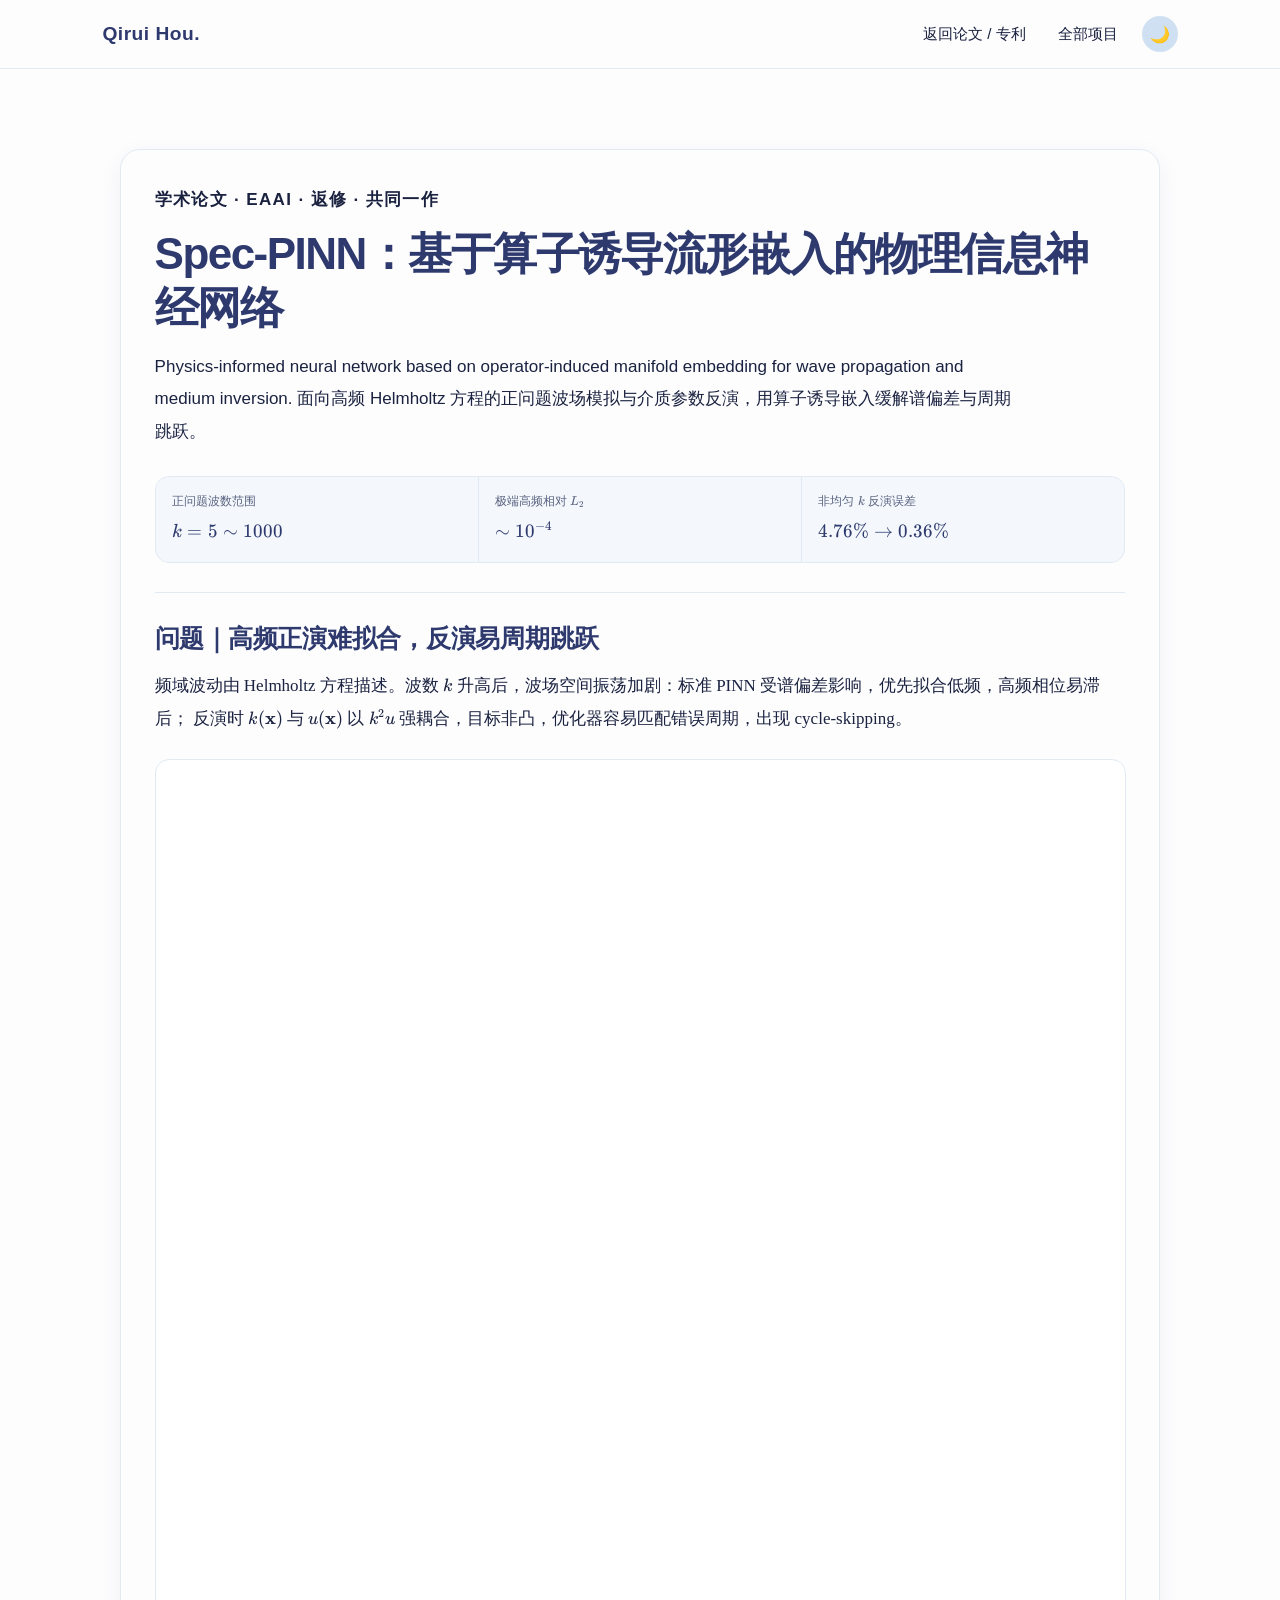
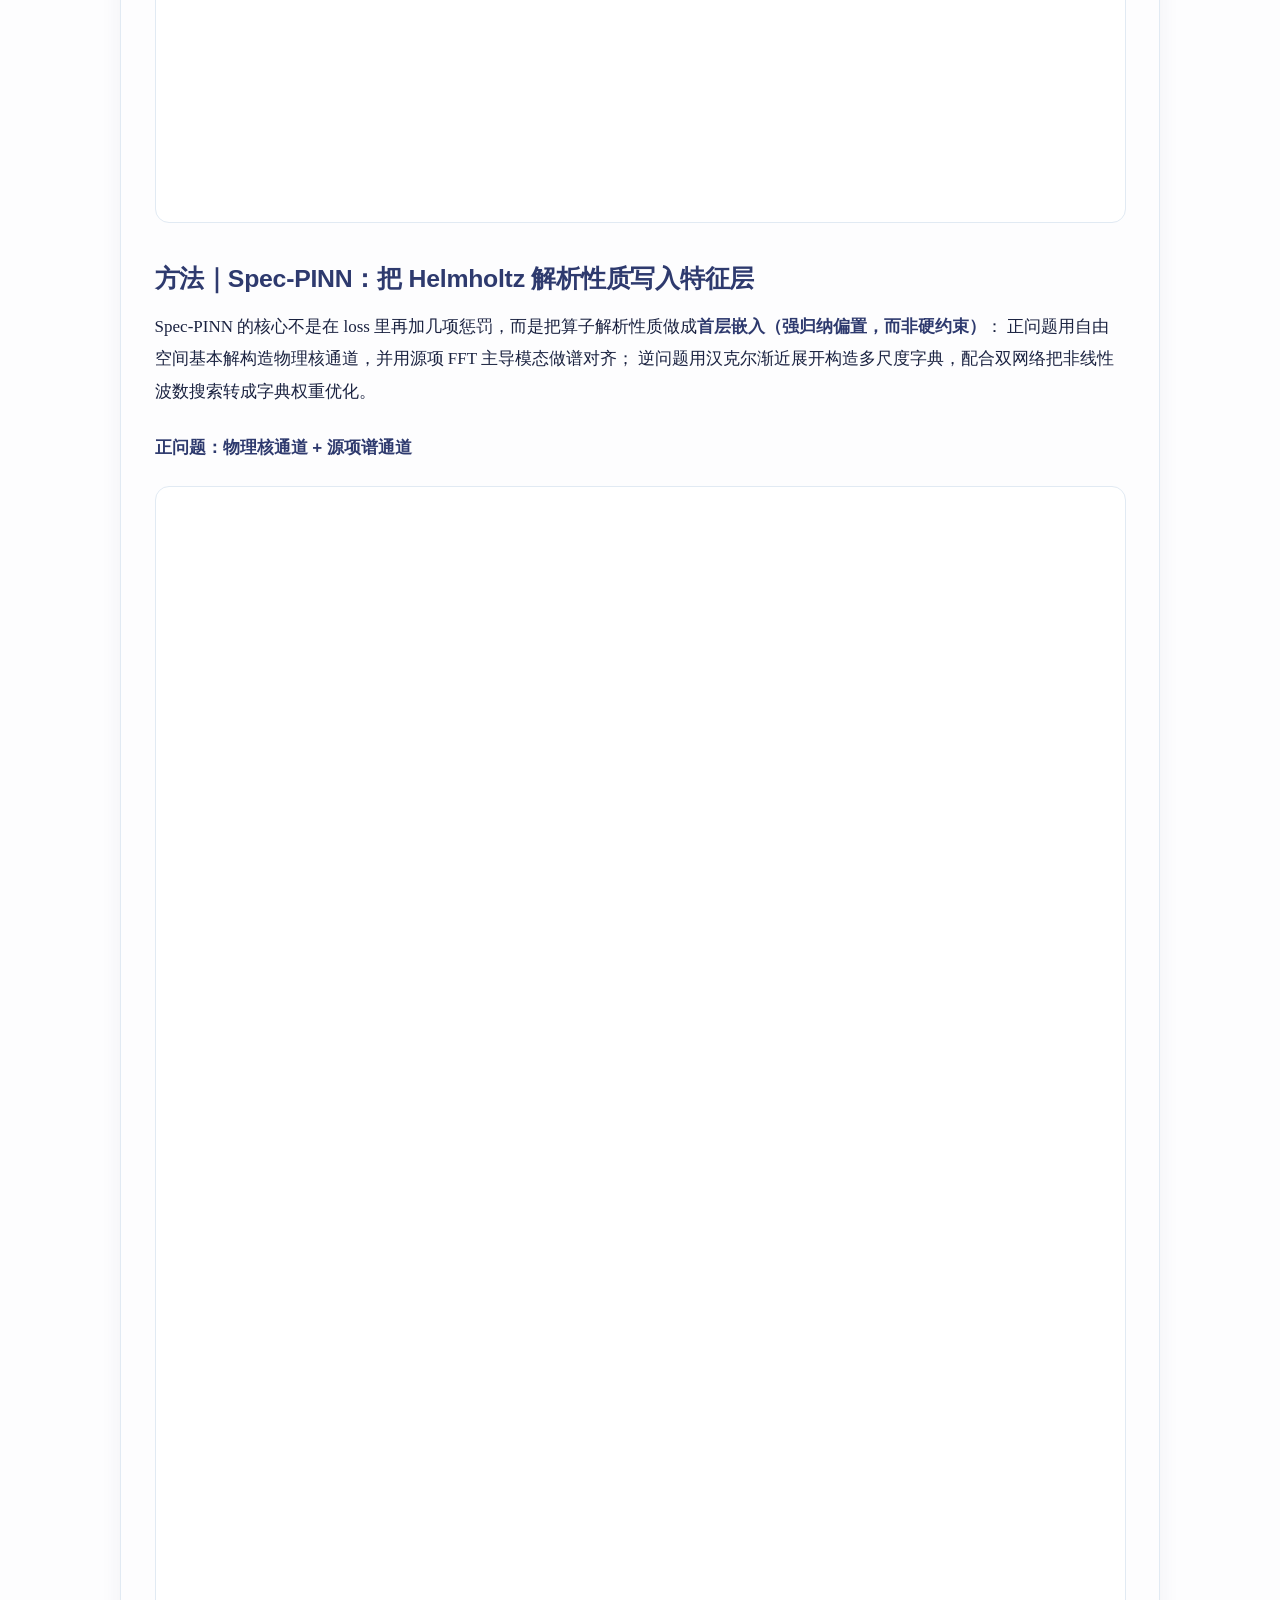
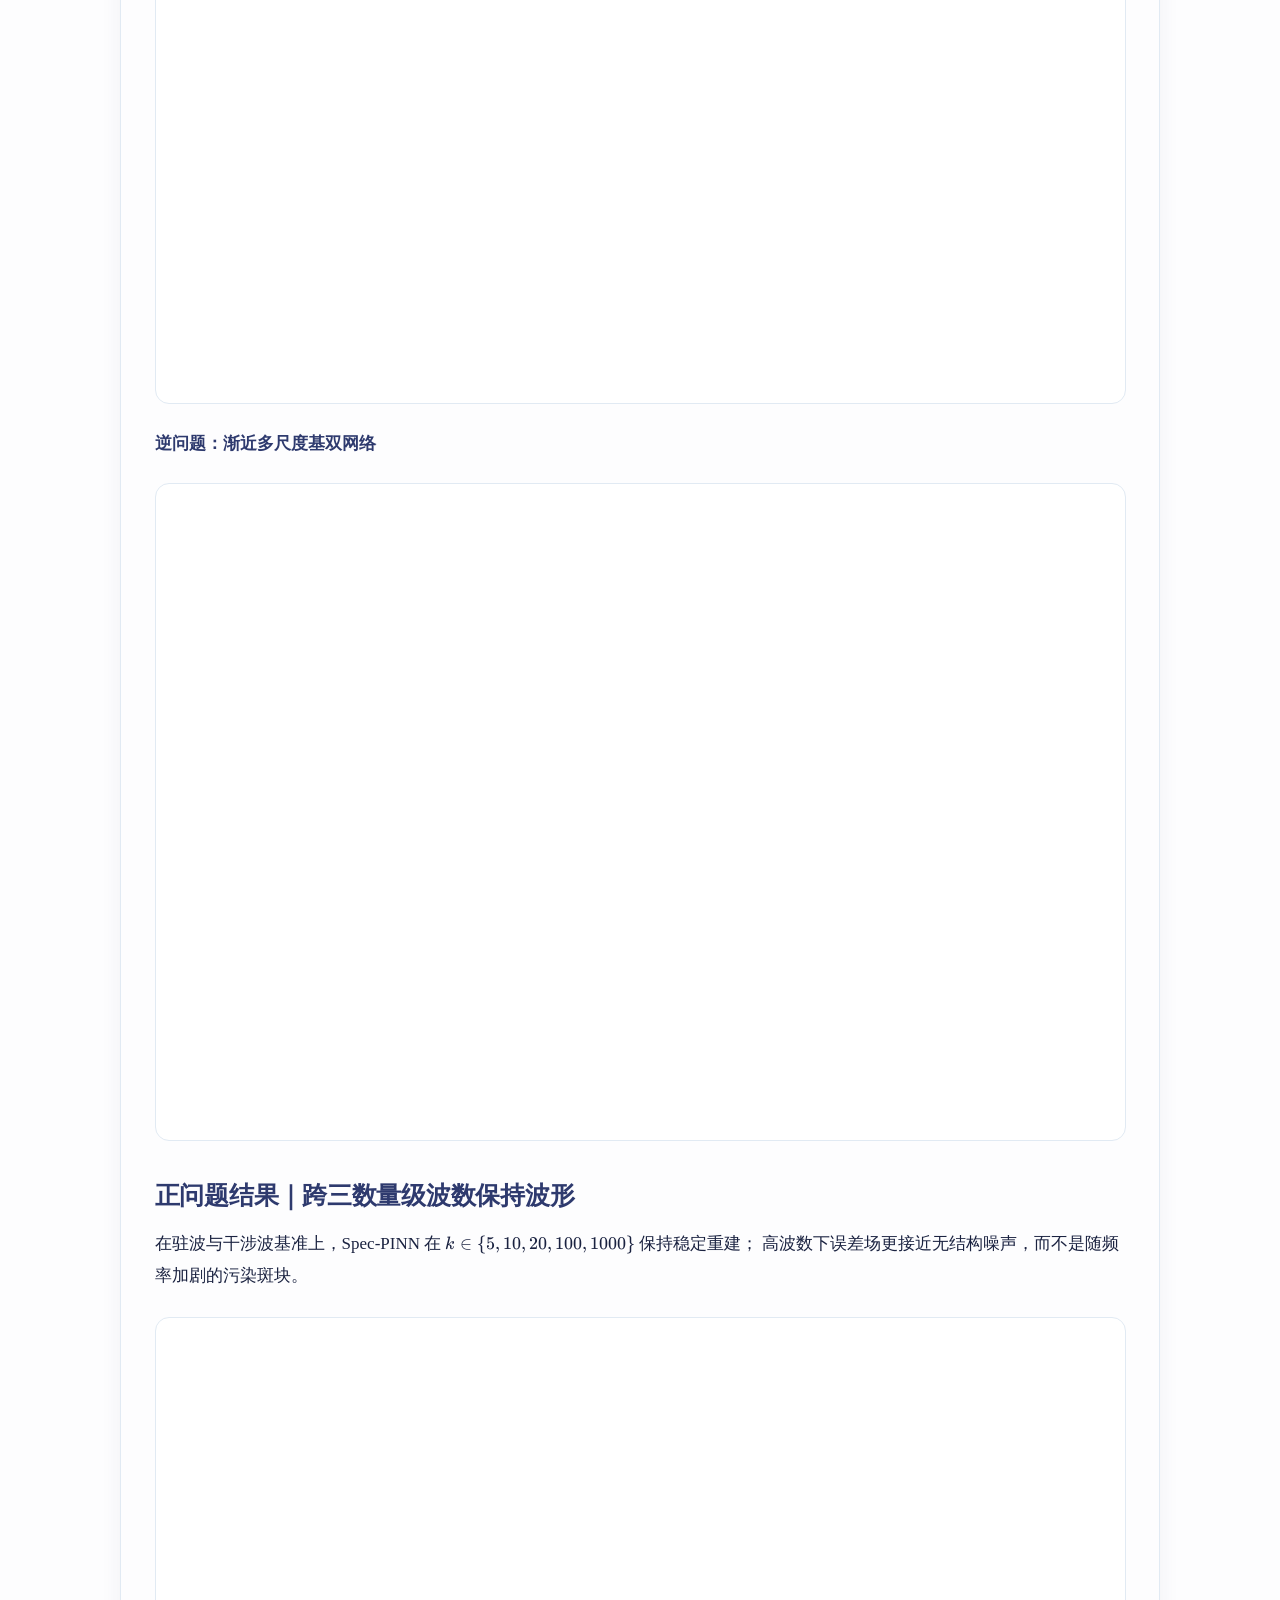
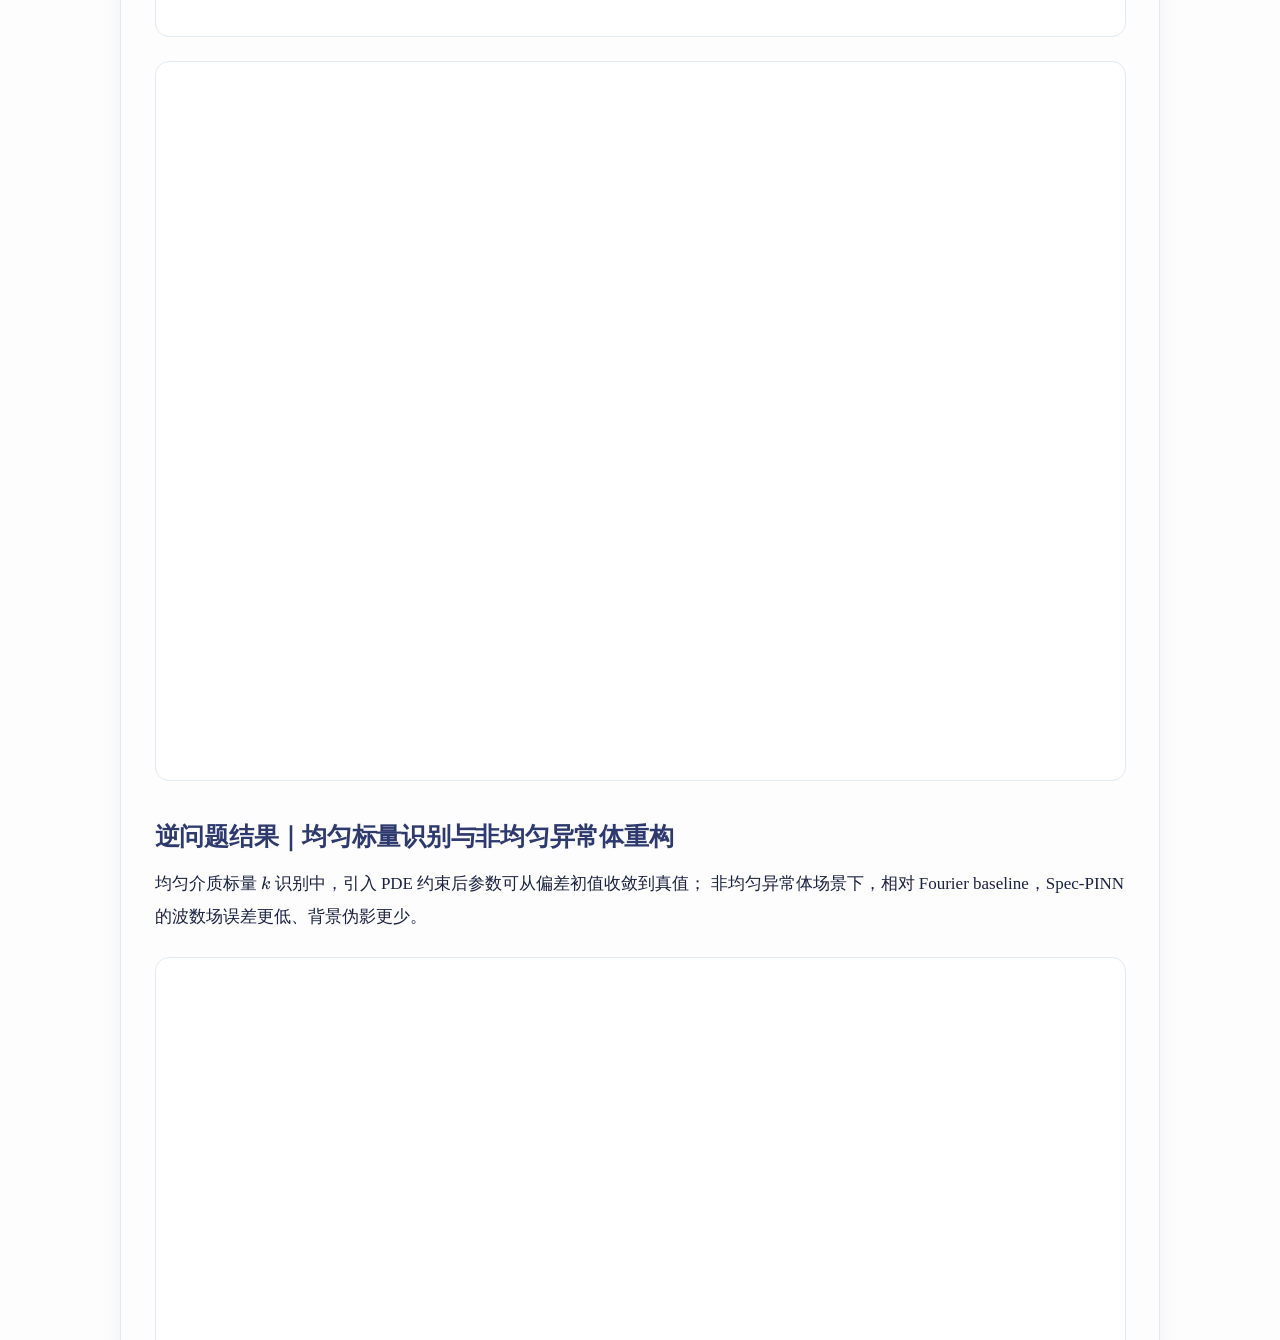
<file: paper-spec-pinn.html>
<!DOCTYPE html>
<html lang="zh-CN">
<head>
  <meta charset="UTF-8" />
  <meta name="viewport" content="width=device-width, initial-scale=1.0" />
  <title>Spec-PINN · 侯奇瑞</title>
  <meta name="description" content="Physics-informed neural network based on operator-induced manifold embedding for wave propagation and medium inversion." />
  <link rel="stylesheet" href="style.css" />
  <link rel="stylesheet" href="assets/vendor/katex/katex.min.css" />
  <script defer src="assets/vendor/katex/katex.min.js"></script>
  <script defer src="assets/vendor/katex/auto-render.min.js"></script>
  <script>
    var __mathRendered = false;
    function renderAllMath() {
      if (__mathRendered || !window.renderMathInElement) return;
      __mathRendered = true;
      window.renderMathInElement(document.body, {
        delimiters: [
          { left: "$$", right: "$$", display: true },
          { left: "\\[", right: "\\]", display: true },
          { left: "$", right: "$", display: false },
          { left: "\\(", right: "\\)", display: false }
        ],
        ignoredTags: ["script", "noscript", "style", "textarea", "pre", "code"],
        throwOnError: false
      });
    }
    document.addEventListener("DOMContentLoaded", renderAllMath);
    window.addEventListener("load", renderAllMath);
  </script>
</head>
<body>
  <nav class="nav project-nav">
    <a href="index.html" class="logo">Qirui Hou.</a>
    <ul>
      <li><a href="index.html#research">返回论文 / 专利</a></li>
      <li><a href="index.html#projects">全部项目</a></li>
    </ul>
    <button id="themeToggle" aria-label="切换主题">🌙</button>
  </nav>

  <main class="project-library single-project">
    <article class="project-report">
      <header class="report-header">
        <p class="report-kicker">学术论文 · EAAI · 返修 · 共同一作</p>
        <h1>Spec-PINN：基于算子诱导流形嵌入的物理信息神经网络</h1>
        <p class="report-summary">
          Physics-informed neural network based on operator-induced manifold embedding for wave propagation and medium inversion.
          面向高频 Helmholtz 方程的正问题波场模拟与介质参数反演，用算子诱导嵌入缓解谱偏差与周期跳跃。
        </p>
        <dl class="report-metrics">
          <div>
            <dt>正问题波数范围</dt>
            <dd>$k=5\sim1000$</dd>
          </div>
          <div>
            <dt>极端高频相对 $L_2$</dt>
            <dd>$\sim10^{-4}$</dd>
          </div>
          <div>
            <dt>非均匀 $k$ 反演误差</dt>
            <dd>$4.76\%\to0.36\%$</dd>
          </div>
        </dl>
      </header>

      <h2 id="problem">问题｜高频正演难拟合，反演易周期跳跃</h2>
      <p>
        频域波动由 Helmholtz 方程描述。波数 $k$ 升高后，波场空间振荡加剧：标准 PINN 受谱偏差影响，优先拟合低频，高频相位易滞后；
        反演时 $k(\mathbf{x})$ 与 $u(\mathbf{x})$ 以 $k^2 u$ 强耦合，目标非凸，优化器容易匹配错误周期，出现 cycle-skipping。
      </p>
      <figure>
        <img decoding="async" loading="lazy" src="assets/spec-pinn-wavefield-schematic.webp" alt="不同波数下驻波与干涉波解析解示意" width="1400" height="1139">
        <figcaption>图 1 · 两则基准解随波数升高的振荡加剧。$k$ 增大后梯度复杂度上升，常规 PINN 更容易相位滞后。</figcaption>
      </figure>

      <h2 id="method">方法｜Spec-PINN：把 Helmholtz 解析性质写入特征层</h2>
      <p>
        Spec-PINN 的核心不是在 loss 里再加几项惩罚，而是把算子解析性质做成<strong>首层嵌入（强归纳偏置，而非硬约束）</strong>：
        正问题用自由空间基本解构造物理核通道，并用源项 FFT 主导模态做谱对齐；
        逆问题用汉克尔渐近展开构造多尺度字典，配合双网络把非线性波数搜索转成字典权重优化。
      </p>

      <h3>正问题：物理核通道 + 源项谱通道</h3>
      <figure>
        <img decoding="async" loading="lazy" src="assets/spec-pinn-arch-forward.webp" alt="正问题 Spec-PINN 架构：Bessel 特征映射接入 MLP" width="1400" height="631">
        <figcaption>图 2 · 正问题架构示意。坐标经 Bessel / MFS 物理核特征映射后进入自适应 SiLU MLP；源项谱特征与物理核特征拼接形成复合嵌入。</figcaption>
      </figure>

      <h3>逆问题：渐近多尺度基双网络</h3>
      <figure>
        <img decoding="async" loading="lazy" src="assets/spec-pinn-arch-inverse.webp" alt="逆问题双网络协同反演框架" width="1400" height="881">
        <figcaption>图 3 · 逆问题框架。状态网络 $N_u$ 与参数网络 $N_k$ 协同；渐近多尺度字典提供物理词汇，TV 与两阶段训练抑制伪影和周期跳跃。</figcaption>
      </figure>

      <h2 id="forward">正问题结果｜跨三数量级波数保持波形</h2>
      <p>
        在驻波与干涉波基准上，Spec-PINN 在 $k\in\{5,10,20,100,1000\}$ 保持稳定重建；
        高波数下误差场更接近无结构噪声，而不是随频率加剧的污染斑块。
      </p>
      <figure>
        <img decoding="async" loading="lazy" src="assets/spec-pinn-forward-k100.webp" alt="k=100 时 Spec-PINN 预测、真解与绝对误差对比" width="1400" height="379">
        <figcaption>图 4 · Case A（$k=100$）解对比：预测 / 真解 / 绝对误差。高频振荡峰值仍可对齐。</figcaption>
      </figure>
      <figure>
        <img decoding="async" loading="lazy" src="assets/spec-pinn-slice-k100.webp" alt="y=0.5 切片上预测与真解波形对比" width="1400" height="973">
        <figcaption>图 5 · $y=0.5$ 切片（$k=100$）。微观波形显示峰谷对齐，未见明显相位滞后。</figcaption>
      </figure>

      <h2 id="inverse">逆问题结果｜均匀标量识别与非均匀异常体重构</h2>
      <p>
        均匀介质标量 $k$ 识别中，引入 PDE 约束后参数可从偏差初值收敛到真值；
        非均匀异常体场景下，相对 Fourier baseline，Spec-PINN 的波数场误差更低、背景伪影更少。
      </p>
      <figure>
        <img decoding="async" loading="lazy" src="assets/spec-pinn-inverse-scalar.webp" alt="均匀介质标量波数反演收敛与切片对比" width="1400" height="933">
        <figcaption>图 6 · 均匀介质标量 $k$ 反演：切换 PDE 约束后参数收敛到真值，波场切片相位与频率对齐。</figcaption>
      </figure>
      <figure>
        <img decoding="async" loading="lazy" src="assets/spec-pinn-inverse-compare.webp" alt="非均匀介质波数场与波场重构对比" width="1400" height="777">
        <figcaption>图 7 · 非均匀介质反演对比。上排 $k$ 场：真值 / Spec-PINN / Fourier baseline；下排对应波场拟合。Spec-PINN 参数误差约 0.36%，baseline 约 4.76%。</figcaption>
      </figure>

      <h2 id="note">说明</h2>
      <p>
        本稿投递 EAAI（稿号 EAAI-26-5364），目前处于<strong>返修</strong>阶段；网站展示图件来自修订稿中的典型结果，表述按公开可答辩口径做了收敛
        （嵌入为强归纳偏置而非硬约束）。完整方法、表格与补充实验见 PDF。
      </p>
      <p class="report-cta">
        <a class="btn primary" href="Physics-informed neural network based on operator-induced manifold embedding for wave propagation and medium inversion.pdf" target="_blank" rel="noopener">下载论文 PDF</a>
        <a class="btn ghost" href="index.html#research">返回论文 / 专利</a>
      </p>
    </article>
  </main>
  <script src="script.js"></script>
</body>
</html>
</file>
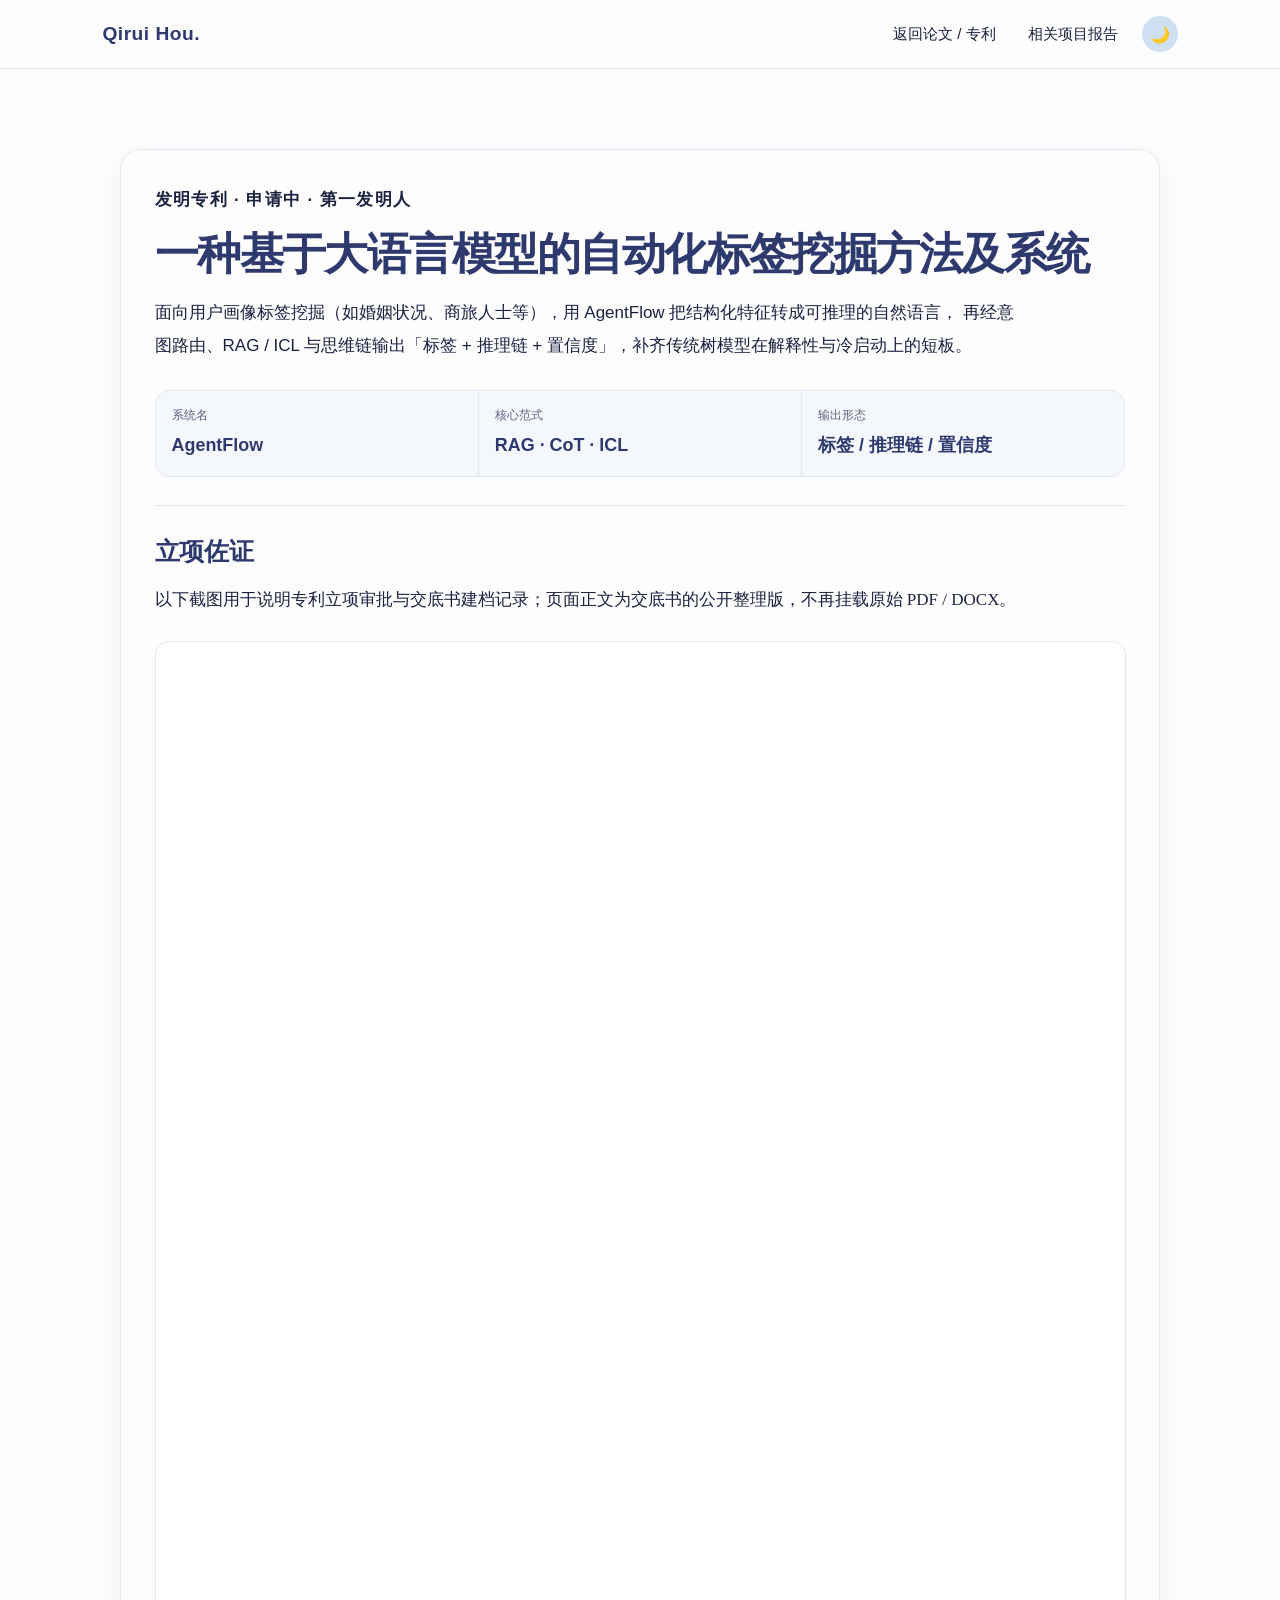
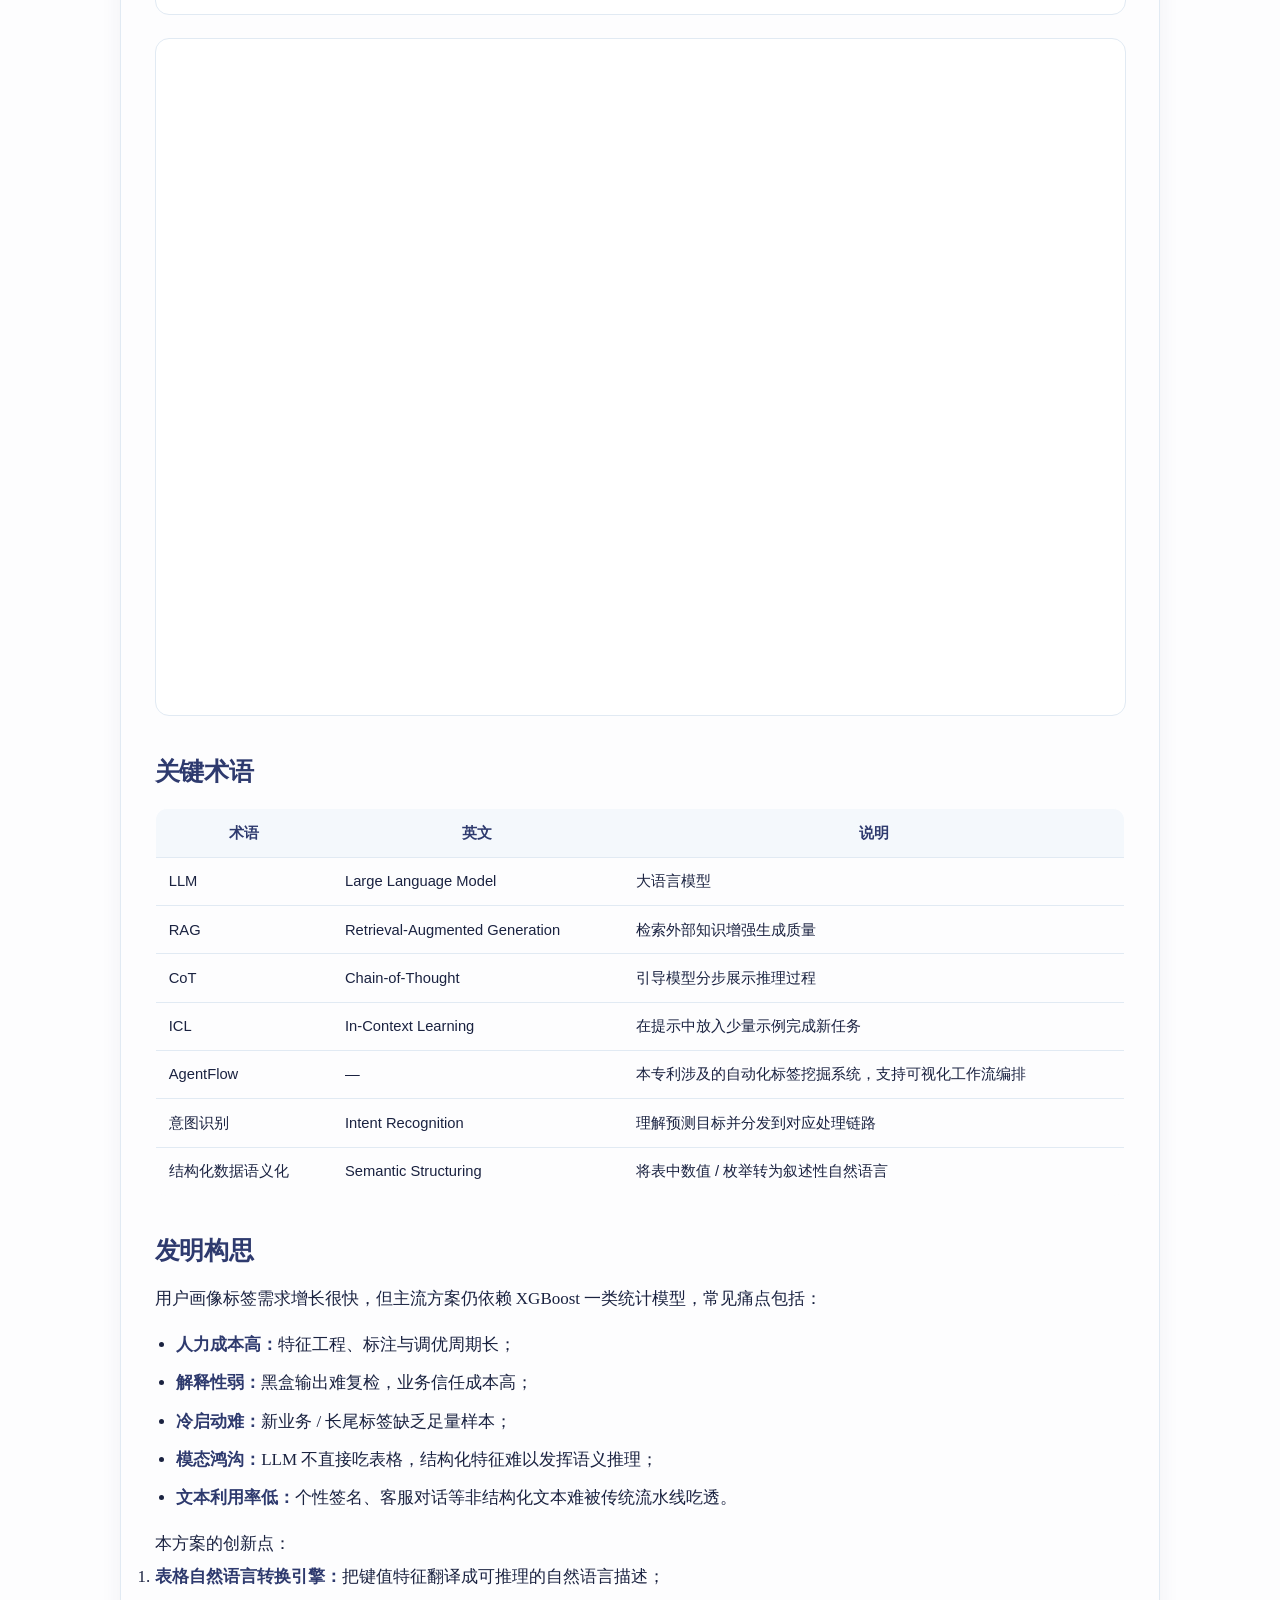
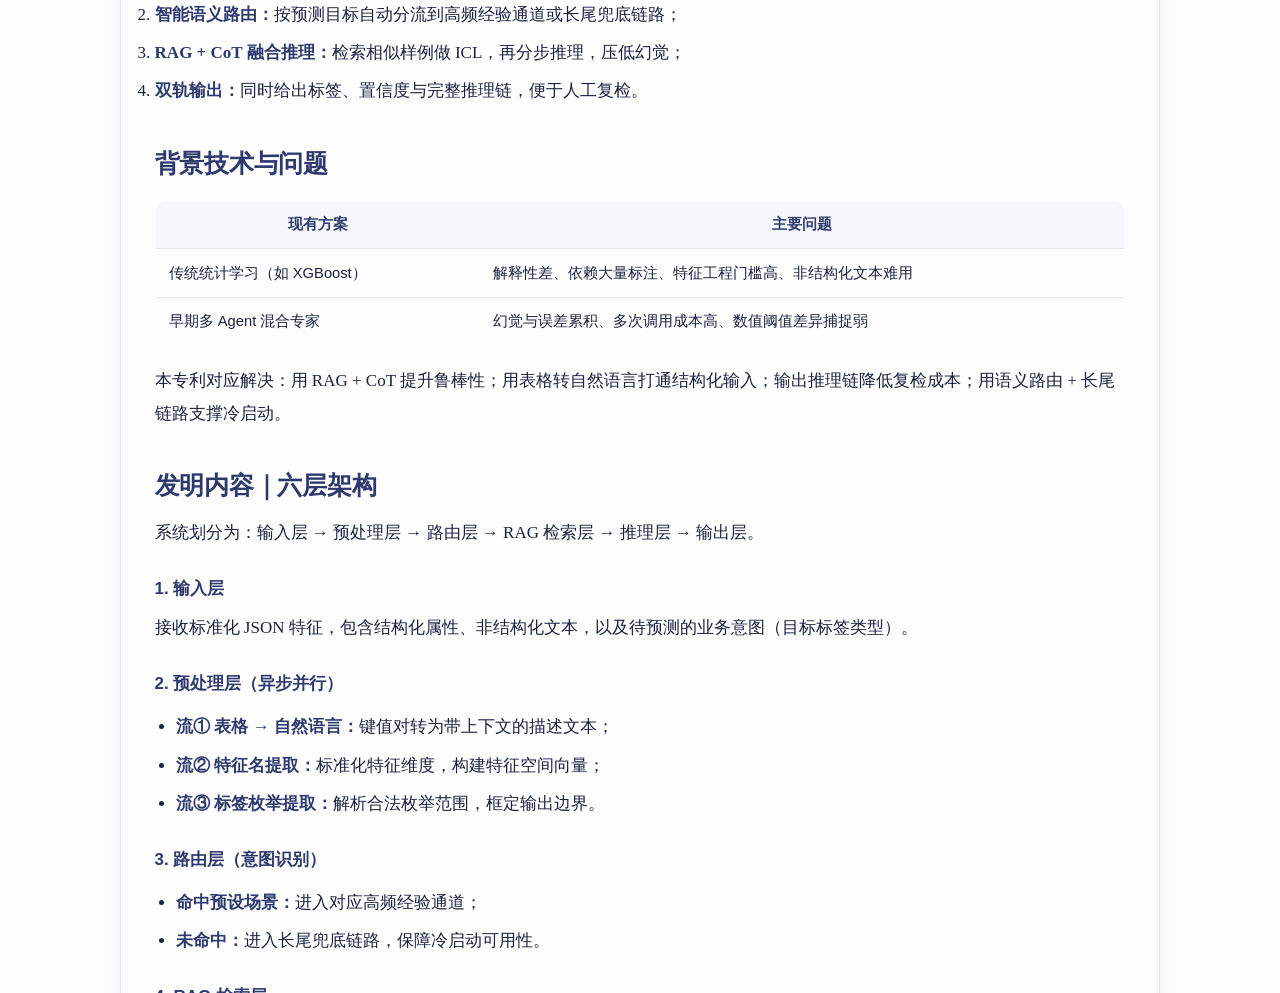
<file: patent-label-mining.html>
<!DOCTYPE html>
<html lang="zh-CN">
<head>
  <meta charset="UTF-8" />
  <meta name="viewport" content="width=device-width, initial-scale=1.0" />
  <title>发明专利 · 自动化标签挖掘方法及系统 · 侯奇瑞</title>
  <meta name="description" content="一种基于大语言模型的自动化标签挖掘方法及系统：AgentFlow 交底内容的公开整理版。" />
  <link rel="stylesheet" href="style.css" />
</head>
<body>
  <nav class="nav project-nav">
    <a href="index.html" class="logo">Qirui Hou.</a>
    <ul>
      <li><a href="index.html#research">返回论文 / 专利</a></li>
      <li><a href="project-label-mining.html">相关项目报告</a></li>
    </ul>
    <button id="themeToggle" aria-label="切换主题">🌙</button>
  </nav>

  <main class="project-library single-project">
    <article class="project-report">
      <header class="report-header">
        <p class="report-kicker">发明专利 · 申请中 · 第一发明人</p>
        <h1>一种基于大语言模型的自动化标签挖掘方法及系统</h1>
        <p class="report-summary">
          面向用户画像标签挖掘（如婚姻状况、商旅人士等），用 AgentFlow 把结构化特征转成可推理的自然语言，
          再经意图路由、RAG / ICL 与思维链输出「标签 + 推理链 + 置信度」，补齐传统树模型在解释性与冷启动上的短板。
        </p>
        <dl class="report-metrics">
          <div>
            <dt>系统名</dt>
            <dd>AgentFlow</dd>
          </div>
          <div>
            <dt>核心范式</dt>
            <dd>RAG · CoT · ICL</dd>
          </div>
          <div>
            <dt>输出形态</dt>
            <dd>标签 / 推理链 / 置信度</dd>
          </div>
        </dl>
      </header>

      <h2 id="evidence">立项佐证</h2>
      <p>以下截图用于说明专利立项审批与交底书建档记录；页面正文为交底书的公开整理版，不再挂载原始 PDF / DOCX。</p>
      <figure>
        <img decoding="async" loading="lazy" src="assets/patent-approval.webp" alt="专利立项审批截图" width="1400" height="709">
        <figcaption>图 1 · 专利立项审批页。申请事项为《一种基于大语言模型的自动化标签挖掘方法及系统》。</figcaption>
      </figure>
      <figure>
        <img decoding="async" loading="lazy" src="assets/patent-listing.webp" alt="专利交底书建档截图" width="1400" height="84">
        <figcaption>图 2 · 交底书建档记录（立项编号、名称、创建人与时间等）。</figcaption>
      </figure>

      <h2 id="terms">关键术语</h2>
      <table>
        <thead>
          <tr><th>术语</th><th>英文</th><th>说明</th></tr>
        </thead>
        <tbody>
          <tr><td>LLM</td><td>Large Language Model</td><td>大语言模型</td></tr>
          <tr><td>RAG</td><td>Retrieval-Augmented Generation</td><td>检索外部知识增强生成质量</td></tr>
          <tr><td>CoT</td><td>Chain-of-Thought</td><td>引导模型分步展示推理过程</td></tr>
          <tr><td>ICL</td><td>In-Context Learning</td><td>在提示中放入少量示例完成新任务</td></tr>
          <tr><td>AgentFlow</td><td>—</td><td>本专利涉及的自动化标签挖掘系统，支持可视化工作流编排</td></tr>
          <tr><td>意图识别</td><td>Intent Recognition</td><td>理解预测目标并分发到对应处理链路</td></tr>
          <tr><td>结构化数据语义化</td><td>Semantic Structuring</td><td>将表中数值 / 枚举转为叙述性自然语言</td></tr>
        </tbody>
      </table>

      <h2 id="idea">发明构思</h2>
      <p>用户画像标签需求增长很快，但主流方案仍依赖 XGBoost 一类统计模型，常见痛点包括：</p>
      <ul>
        <li><strong>人力成本高：</strong>特征工程、标注与调优周期长；</li>
        <li><strong>解释性弱：</strong>黑盒输出难复检，业务信任成本高；</li>
        <li><strong>冷启动难：</strong>新业务 / 长尾标签缺乏足量样本；</li>
        <li><strong>模态鸿沟：</strong>LLM 不直接吃表格，结构化特征难以发挥语义推理；</li>
        <li><strong>文本利用率低：</strong>个性签名、客服对话等非结构化文本难被传统流水线吃透。</li>
      </ul>
      <p>本方案的创新点：</p>
      <ol>
        <li><strong>表格自然语言转换引擎：</strong>把键值特征翻译成可推理的自然语言描述；</li>
        <li><strong>智能语义路由：</strong>按预测目标自动分流到高频经验通道或长尾兜底链路；</li>
        <li><strong>RAG + CoT 融合推理：</strong>检索相似样例做 ICL，再分步推理，压低幻觉；</li>
        <li><strong>双轨输出：</strong>同时给出标签、置信度与完整推理链，便于人工复检。</li>
      </ol>

      <h2 id="prior">背景技术与问题</h2>
      <table>
        <thead>
          <tr><th>现有方案</th><th>主要问题</th></tr>
        </thead>
        <tbody>
          <tr>
            <td>传统统计学习（如 XGBoost）</td>
            <td>解释性差、依赖大量标注、特征工程门槛高、非结构化文本难用</td>
          </tr>
          <tr>
            <td>早期多 Agent 混合专家</td>
            <td>幻觉与误差累积、多次调用成本高、数值阈值差异捕捉弱</td>
          </tr>
        </tbody>
      </table>
      <p>本专利对应解决：用 RAG + CoT 提升鲁棒性；用表格转自然语言打通结构化输入；输出推理链降低复检成本；用语义路由 + 长尾链路支撑冷启动。</p>

      <h2 id="system">发明内容｜六层架构</h2>
      <p>系统划分为：输入层 → 预处理层 → 路由层 → RAG 检索层 → 推理层 → 输出层。</p>

      <h3>1. 输入层</h3>
      <p>接收标准化 JSON 特征，包含结构化属性、非结构化文本，以及待预测的业务意图（目标标签类型）。</p>

      <h3>2. 预处理层（异步并行）</h3>
      <ul>
        <li><strong>流① 表格 → 自然语言：</strong>键值对转为带上下文的描述文本；</li>
        <li><strong>流② 特征名提取：</strong>标准化特征维度，构建特征空间向量；</li>
        <li><strong>流③ 标签枚举提取：</strong>解析合法枚举范围，框定输出边界。</li>
      </ul>

      <h3>3. 路由层（意图识别）</h3>
      <ul>
        <li><strong>命中预设场景：</strong>进入对应高频经验通道；</li>
        <li><strong>未命中：</strong>进入长尾兜底链路，保障冷启动可用性。</li>
      </ul>

      <h3>4. RAG 检索层</h3>
      <p>仅对高频经验通道生效。将待测用户特征与垂直领域向量库比对，注入 Top-2 相似历史样本作为 ICL 先验。</p>

      <h3>5. 推理层</h3>
      <ul>
        <li><strong>高频通道：</strong>专用模型 + ICL 样例 + CoT 分步推演；</li>
        <li><strong>长尾链路：</strong>通用模型 + Zero-shot CoT，基于常识与输入特征演绎。</li>
      </ul>

      <h3>6. 输出层</h3>
      <p>输出结构化三元组：</p>
      <ul>
        <li><strong>Label：</strong>枚举分类结果；</li>
        <li><strong>Reasoning Chain：</strong>分步逻辑推演文本；</li>
        <li><strong>Confidence：</strong>置信度，供阈值拦截或人工复核。</li>
      </ul>

      <h2 id="effect">有益效果</h2>
      <ol>
        <li><strong>冷启动：</strong>少样本 ICL + 先验知识，可从零到一做标签预测；</li>
        <li><strong>可解释：</strong>强制输出分步推理，降低人工复检成本；</li>
        <li><strong>鲁棒性：</strong>以单链路深耕 + RAG + CoT 替代易累积误差的多 Agent 串行；</li>
        <li><strong>降门槛：</strong>表格转自然语言替代繁重特征组合，便于业务自助发起预测。</li>
      </ol>

      <h2 id="note">说明</h2>
      <p>
        本页依据专利技术交底书整理为公开可读版本，已去掉内部模板页眉、联络方式等非必要信息。
        相关业务落地与实验数字见
        <a href="project-label-mining.html">婚姻状况标签挖掘项目报告</a>；
        方法论综述见
        <a href="km-tabular-prediction.html">KM 技术好文页</a>。
      </p>
      <p class="report-cta">
        <a class="btn primary" href="index.html#research">返回论文 / 专利</a>
        <a class="btn ghost" href="project-label-mining.html">查看相关项目</a>
      </p>
    </article>
  </main>
  <script src="script.js"></script>
</body>
</html>
</file>
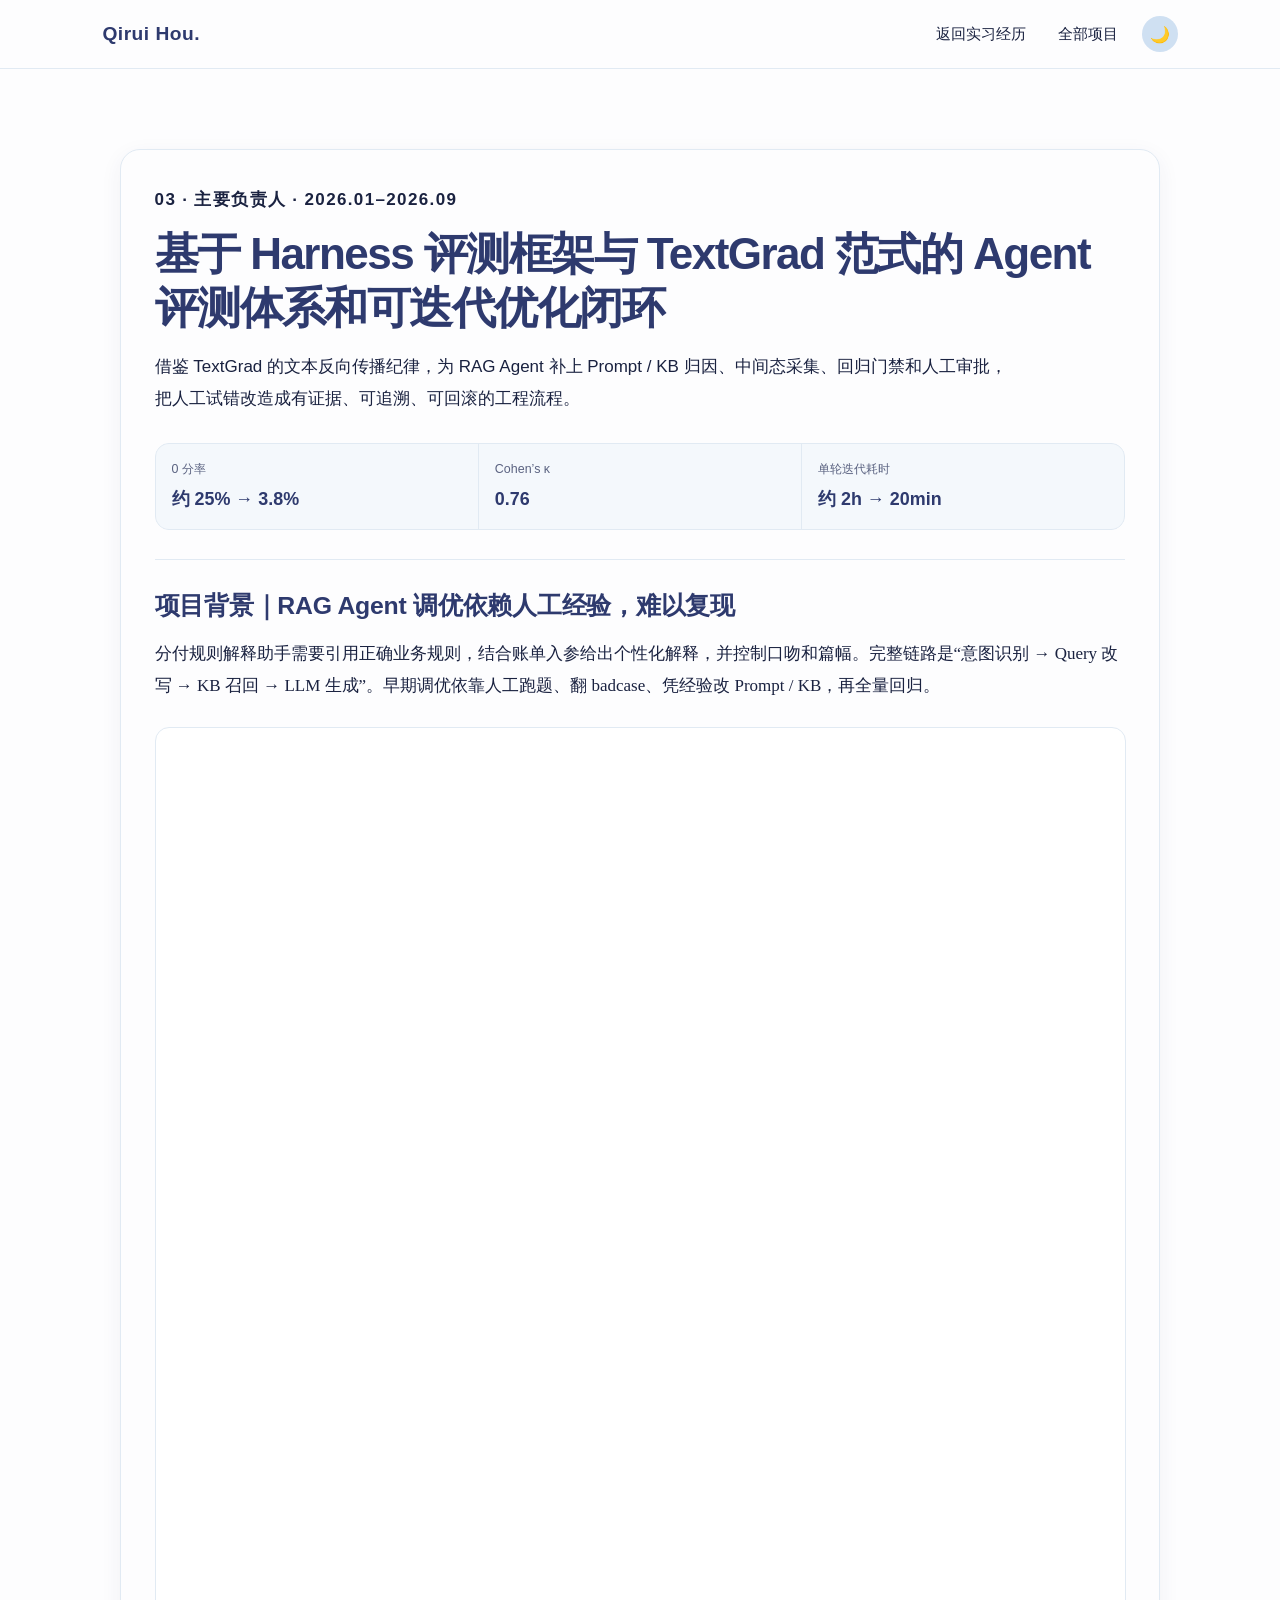
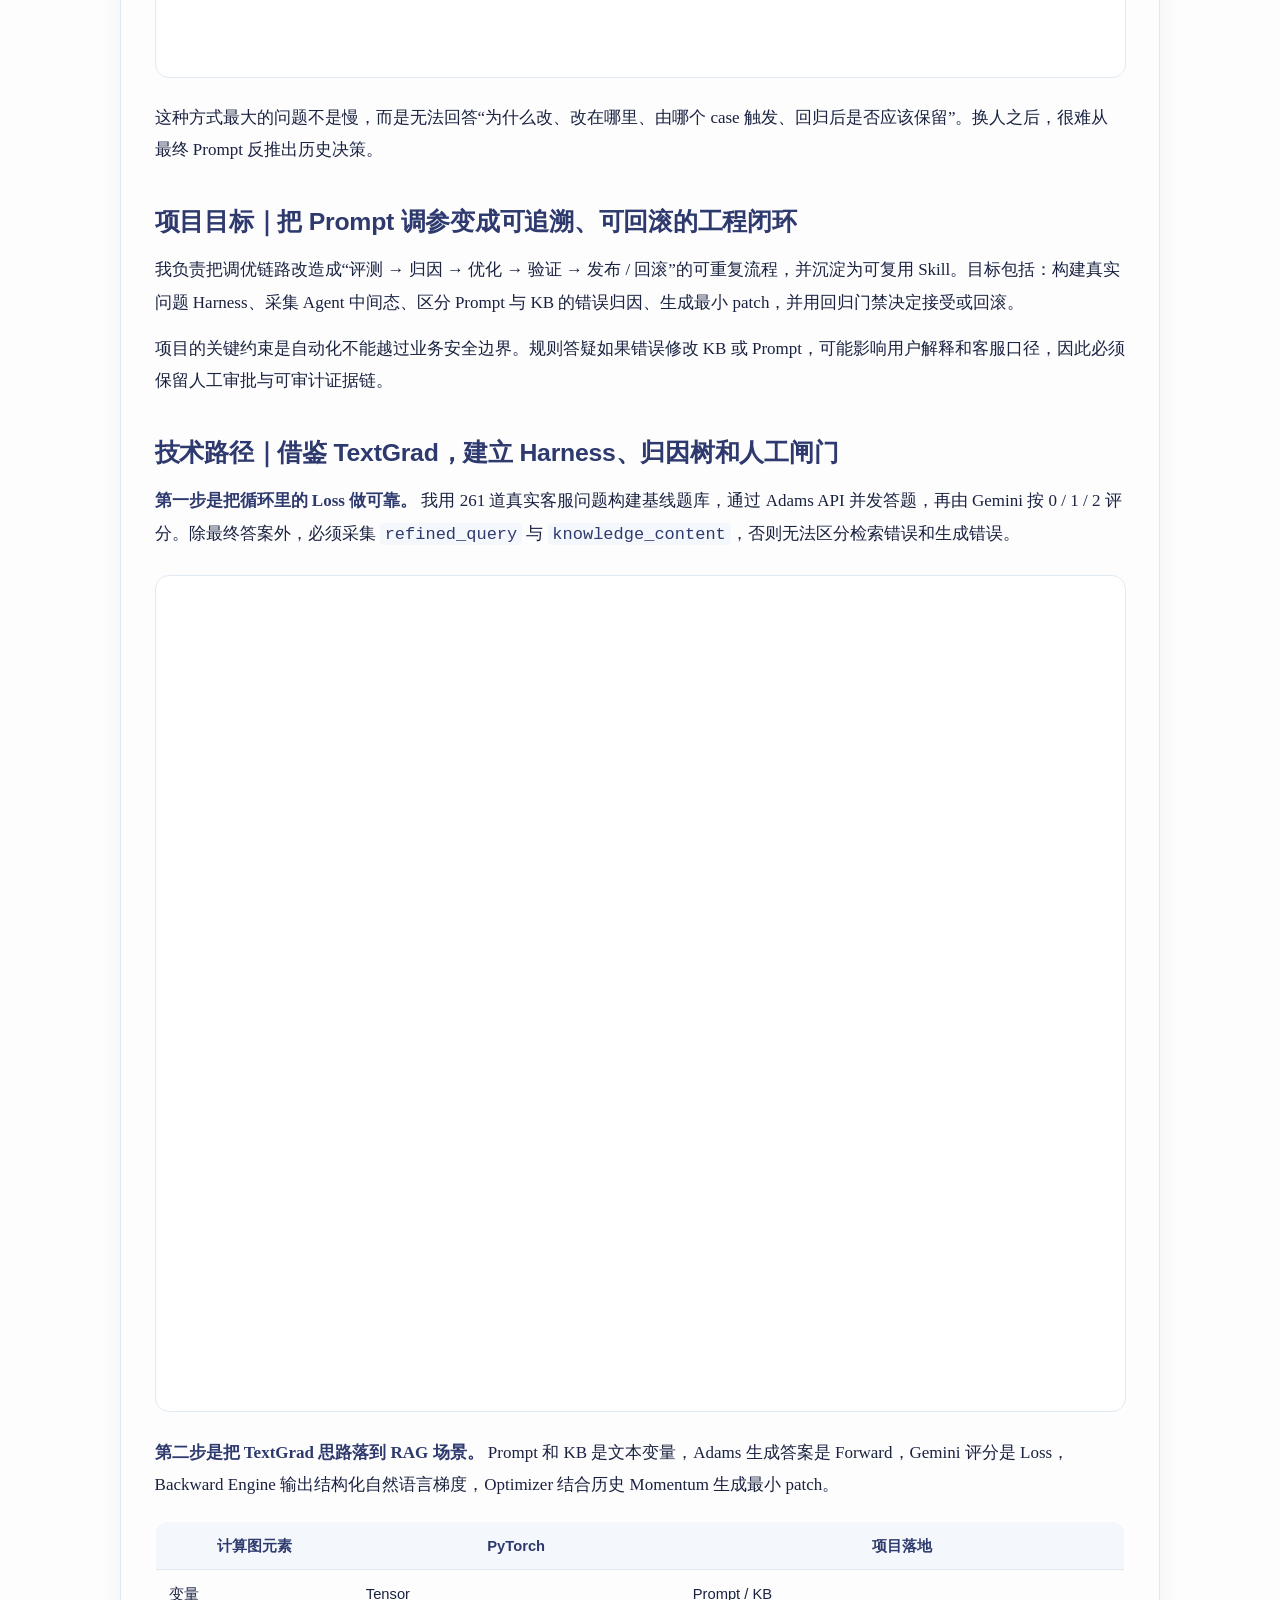
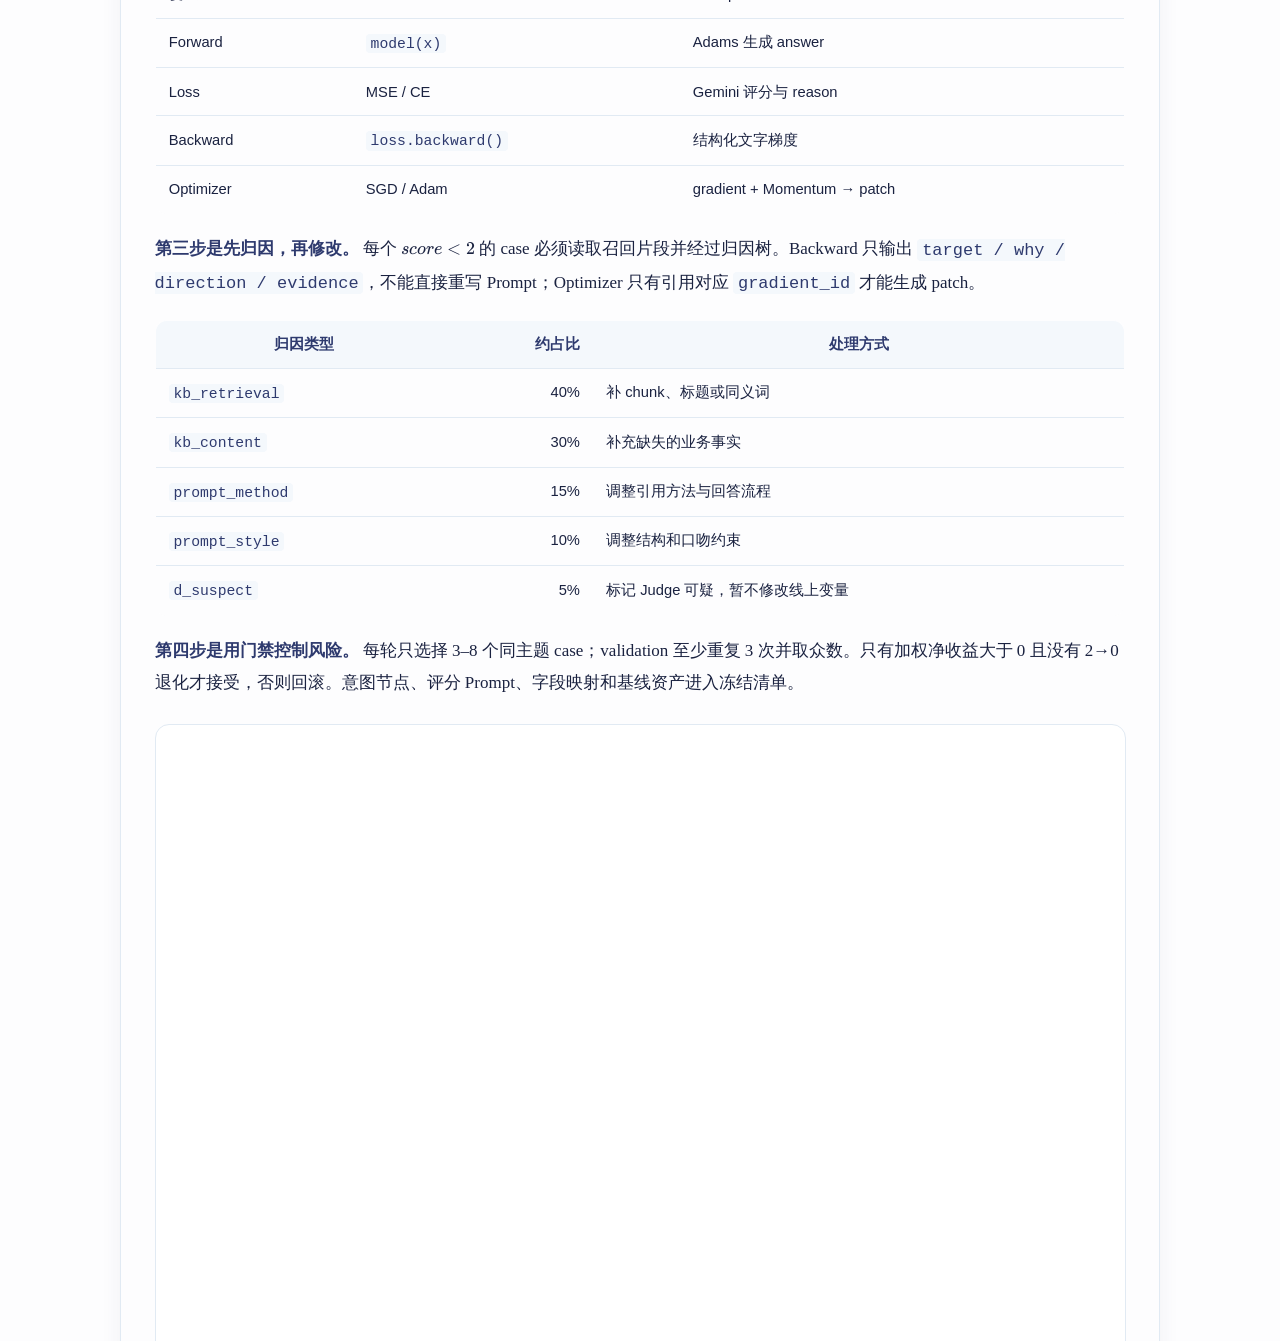
<file: project-agent-optimization.html>
<!DOCTYPE html>
<html lang="zh-CN">
<head>
  <meta charset="UTF-8" />
  <meta name="viewport" content="width=device-width, initial-scale=1.0" />
  <title>基于 Harness 评测框架与 TextGrad 范式的 Agent 自动化优化框架研究与落地 · 侯奇瑞</title>
  <meta name="description" content="分付规则解释助手的评测、归因、优化、回归与发布闭环。" />
  <link rel="stylesheet" href="style.css" />
  <link rel="stylesheet" href="assets/vendor/katex/katex.min.css" />
  <script defer src="assets/vendor/katex/katex.min.js"></script>
  <script defer src="assets/vendor/katex/auto-render.min.js"></script>
  <script>
    var __mathRendered = false;
    function renderAllMath() {
      if (__mathRendered || !window.renderMathInElement) return;
      __mathRendered = true;
      window.renderMathInElement(document.body, {
        delimiters: [
          { left: "$$", right: "$$", display: true },
          { left: "\\[", right: "\\]", display: true },
          { left: "$", right: "$", display: false },
          { left: "\\(", right: "\\)", display: false }
        ],
        ignoredTags: ["script", "noscript", "style", "textarea", "pre", "code"],
        throwOnError: false
      });
    }
    document.addEventListener("DOMContentLoaded", renderAllMath);
    window.addEventListener("load", renderAllMath);
  </script>
</head>
<body>
  <nav class="nav project-nav"><a href="index.html" class="logo">Qirui Hou.</a><ul><li><a href="index.html#experience">返回实习经历</a></li><li><a href="index.html#projects">全部项目</a></li></ul><button id="themeToggle" aria-label="切换主题">🌙</button></nav>
  <main class="project-library single-project">
    <article class="project-report">
    <header class="report-header">
      <p class="report-kicker">03 · 主要负责人 · 2026.01–2026.09</p>
      <h1>基于 Harness 评测框架与 TextGrad 范式的 Agent 评测体系和可迭代优化闭环</h1>
      <p class="report-summary">借鉴 TextGrad 的文本反向传播纪律，为 RAG Agent 补上 Prompt / KB 归因、中间态采集、回归门禁和人工审批，把人工试错改造成有证据、可追溯、可回滚的工程流程。</p>
      
      <dl class="report-metrics">
        
        <div>
          <dt>0 分率</dt>
          <dd>约 25% → 3.8%</dd>
        </div>
        
        <div>
          <dt>Cohen’s κ</dt>
          <dd>0.76</dd>
        </div>
        
        <div>
          <dt>单轮迭代耗时</dt>
          <dd>约 2h → 20min</dd>
        </div>
        
      </dl>
      
    </header>
<h2 id="situation">项目背景｜RAG Agent 调优依赖人工经验，难以复现</h2>
<p>分付规则解释助手需要引用正确业务规则，结合账单入参给出个性化解释，并控制口吻和篇幅。完整链路是“意图识别 → Query 改写 → KB 召回 → LLM 生成”。早期调优依靠人工跑题、翻 badcase、凭经验改 Prompt / KB，再全量回归。</p>
<figure>
  <img decoding="async" src="assets/agent-manual-tuning-pain-points.webp" alt="人工调优中反复清零、修一坏一和震荡循环的四格示意图" width="1080" height="806" fetchpriority="high" loading="eager">
  <figcaption>图 1 · 人工试错式调优的四类困境：全量回归成本、规则膨胀、局部退化和缺少版本归因。</figcaption>
</figure>
<p>这种方式最大的问题不是慢，而是无法回答“为什么改、改在哪里、由哪个 case 触发、回归后是否应该保留”。换人之后，很难从最终 Prompt 反推出历史决策。</p>

<h2 id="task">项目目标｜把 Prompt 调参变成可追溯、可回滚的工程闭环</h2>
<p>我负责把调优链路改造成“评测 → 归因 → 优化 → 验证 → 发布 / 回滚”的可重复流程，并沉淀为可复用 Skill。目标包括：构建真实问题 Harness、采集 Agent 中间态、区分 Prompt 与 KB 的错误归因、生成最小 patch，并用回归门禁决定接受或回滚。</p>
<p>项目的关键约束是自动化不能越过业务安全边界。规则答疑如果错误修改 KB 或 Prompt，可能影响用户解释和客服口径，因此必须保留人工审批与可审计证据链。</p>

<h2 id="action">技术路径｜借鉴 TextGrad，建立 Harness、归因树和人工闸门</h2>
<p><strong>第一步是把循环里的 Loss 做可靠。</strong> 我用 261 道真实客服问题构建基线题库，通过 Adams API 并发答题，再由 Gemini 按 0 / 1 / 2 评分。除最终答案外，必须采集 <code>refined_query</code> 与 <code>knowledge_content</code>，否则无法区分检索错误和生成错误。</p>
<figure>
  <img decoding="async" loading="lazy" src="assets/agent-harness-dataset.webp" alt="261 道规则答疑基线题库的主题和知识库覆盖分布" width="1400" height="572">
  <figcaption>图 2 · 261 题基线 Harness 的覆盖结构，由项目原始 CSV 聚合生成。</figcaption>
</figure>
<p><strong>第二步是把 TextGrad 思路落到 RAG 场景。</strong> Prompt 和 KB 是文本变量，Adams 生成答案是 Forward，Gemini 评分是 Loss，Backward Engine 输出结构化自然语言梯度，Optimizer 结合历史 Momentum 生成最小 patch。</p>
<table><thead><tr><th>计算图元素</th><th>PyTorch</th><th>项目落地</th></tr></thead><tbody><tr><td>变量</td><td>Tensor</td><td>Prompt / KB</td></tr><tr><td>Forward</td><td><code>model(x)</code></td><td>Adams 生成 answer</td></tr><tr><td>Loss</td><td>MSE / CE</td><td>Gemini 评分与 reason</td></tr><tr><td>Backward</td><td><code>loss.backward()</code></td><td>结构化文字梯度</td></tr><tr><td>Optimizer</td><td>SGD / Adam</td><td>gradient + Momentum → patch</td></tr></tbody></table>
<p><strong>第三步是先归因，再修改。</strong> 每个 $score < 2$ 的 case 必须读取召回片段并经过归因树。Backward 只输出 <code>target / why / direction / evidence</code>，不能直接重写 Prompt；Optimizer 只有引用对应 <code>gradient_id</code> 才能生成 patch。</p>
<table><thead><tr><th>归因类型</th><th style="text-align: right;">约占比</th><th>处理方式</th></tr></thead><tbody><tr><td><code>kb_retrieval</code></td><td style="text-align: right;">40%</td><td>补 chunk、标题或同义词</td></tr><tr><td><code>kb_content</code></td><td style="text-align: right;">30%</td><td>补充缺失的业务事实</td></tr><tr><td><code>prompt_method</code></td><td style="text-align: right;">15%</td><td>调整引用方法与回答流程</td></tr><tr><td><code>prompt_style</code></td><td style="text-align: right;">10%</td><td>调整结构和口吻约束</td></tr><tr><td><code>d_suspect</code></td><td style="text-align: right;">5%</td><td>标记 Judge 可疑，暂不修改线上变量</td></tr></tbody></table>
<p><strong>第四步是用门禁控制风险。</strong> 每轮只选择 3–8 个同主题 case；validation 至少重复 3 次并取众数。只有加权净收益大于 0 且没有 2→0 退化才接受，否则回滚。意图节点、评分 Prompt、字段映射和基线资产进入冻结清单。</p>
<figure>
  <img decoding="async" loading="lazy" src="assets/agent-end-to-end-optimization-loop.webp" alt="Agent 自动化调优从编排、评测、归因到人工审批发布的六步闭环" width="1400" height="933">
  <figcaption>图 3 · 端到端优化闭环。第 5、6 步之间设置审归因、审改动、授权上传和接受 / 回滚四道人工闸门。</figcaption>
</figure>

<h2 id="result">项目结果｜0 分率下降，迭代从技巧变成工程资产</h2>
<p>四轮调优后，LLM Judge 与金标的 Cohen’s \(\kappa\) 达到 <strong>0.76</strong>，0 分率由约 <strong>25% 降至 3.8%</strong>；每条 patch 均绑定 gradient 与源 case，溯源率 <strong>100%</strong>；单轮迭代由人工约 <strong>2 小时</strong>缩短至约 <strong>20 分钟</strong>。五维 Rubric 采用事实、完整性、个性化、简洁性、合规性，并配合 Prompt vs KB 五类结构化归因与四道 Human-in-the-loop 确认。</p>
<p>更重要的是，题库、变量、中间态、梯度、patch 和回归结果能够串成证据链。产品或后续维护者可以复现修改原因，而不是从最终 Prompt 反推历史。四个踩坑也被固化为流程约束：中间态必采、Prompt / KB 边界、冻结清单和 N≥3 众数规则。</p>

    </article>
  </main>
  <footer><p>© 2026 侯奇瑞 · 项目报告依据项目文件夹内《01-完整版》与新增项目图整理</p></footer>
  <script src="script.js"></script>
</body>
</html>
</file>
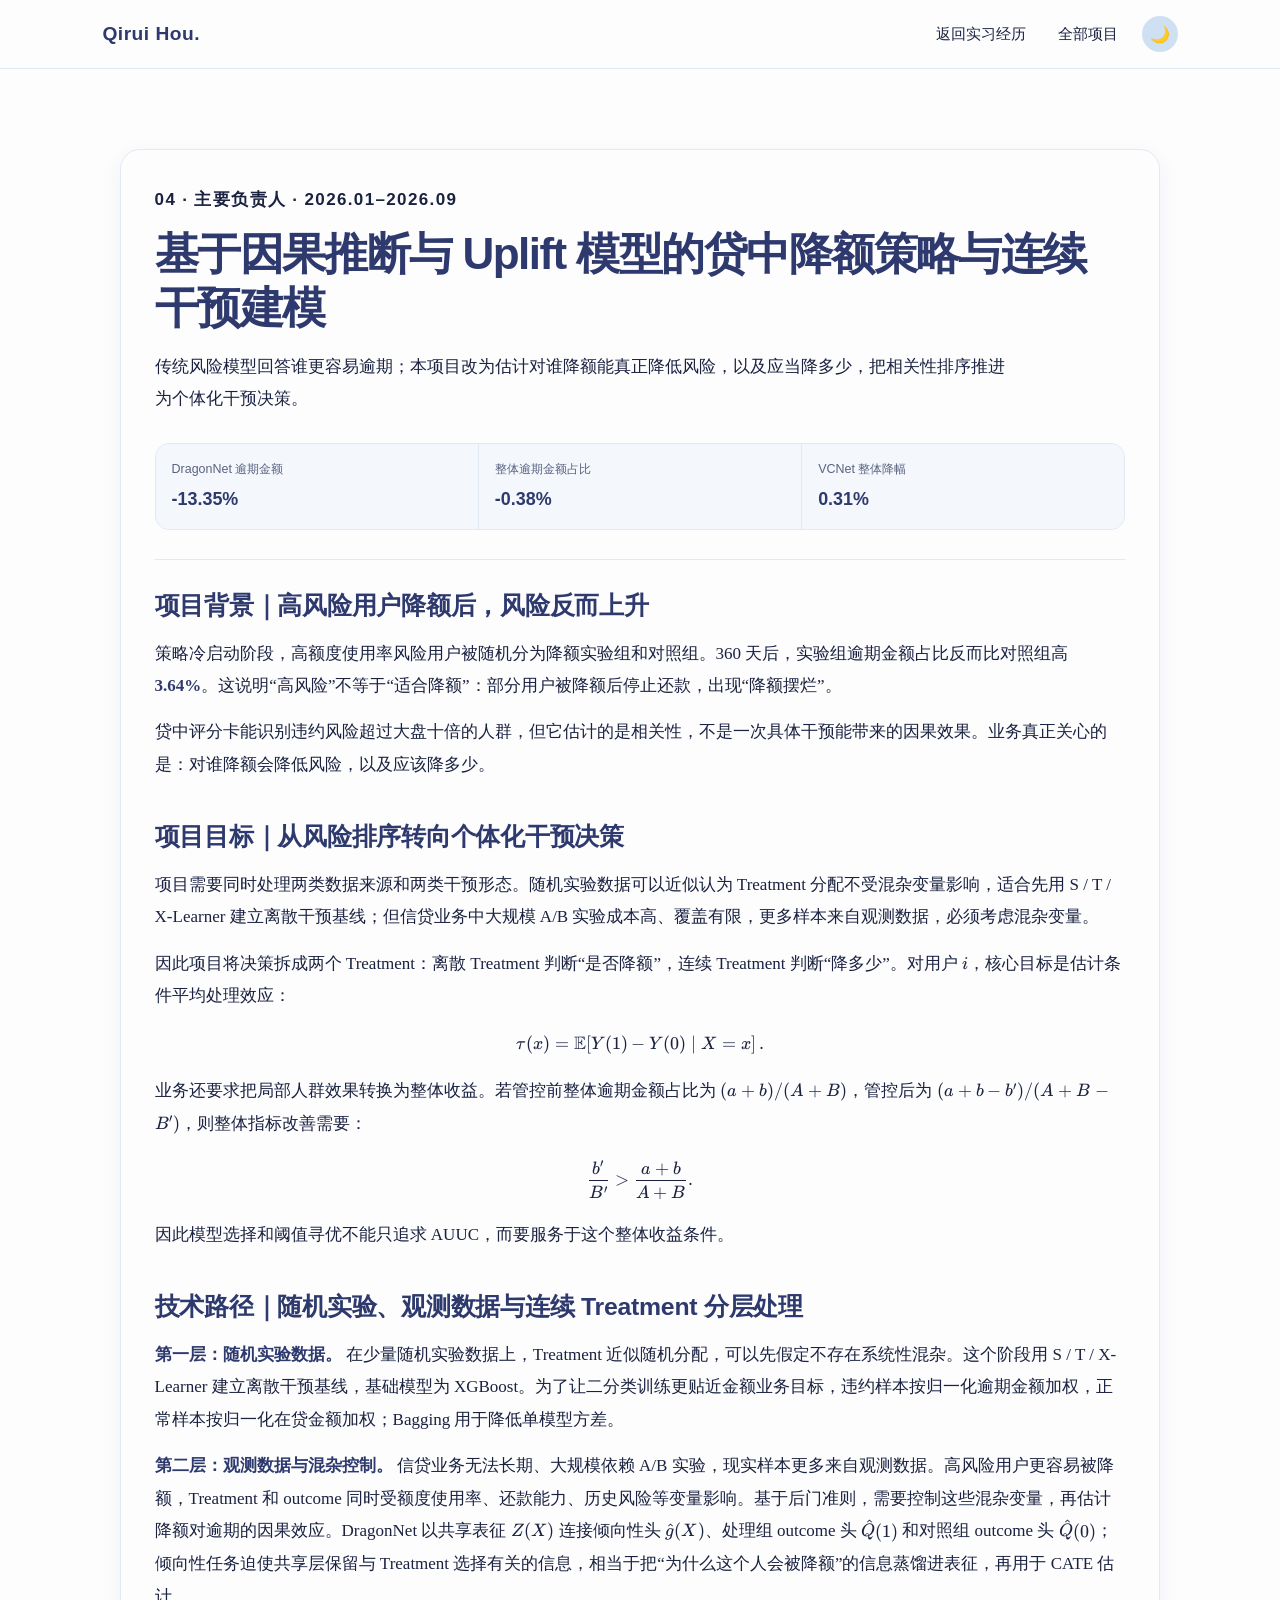
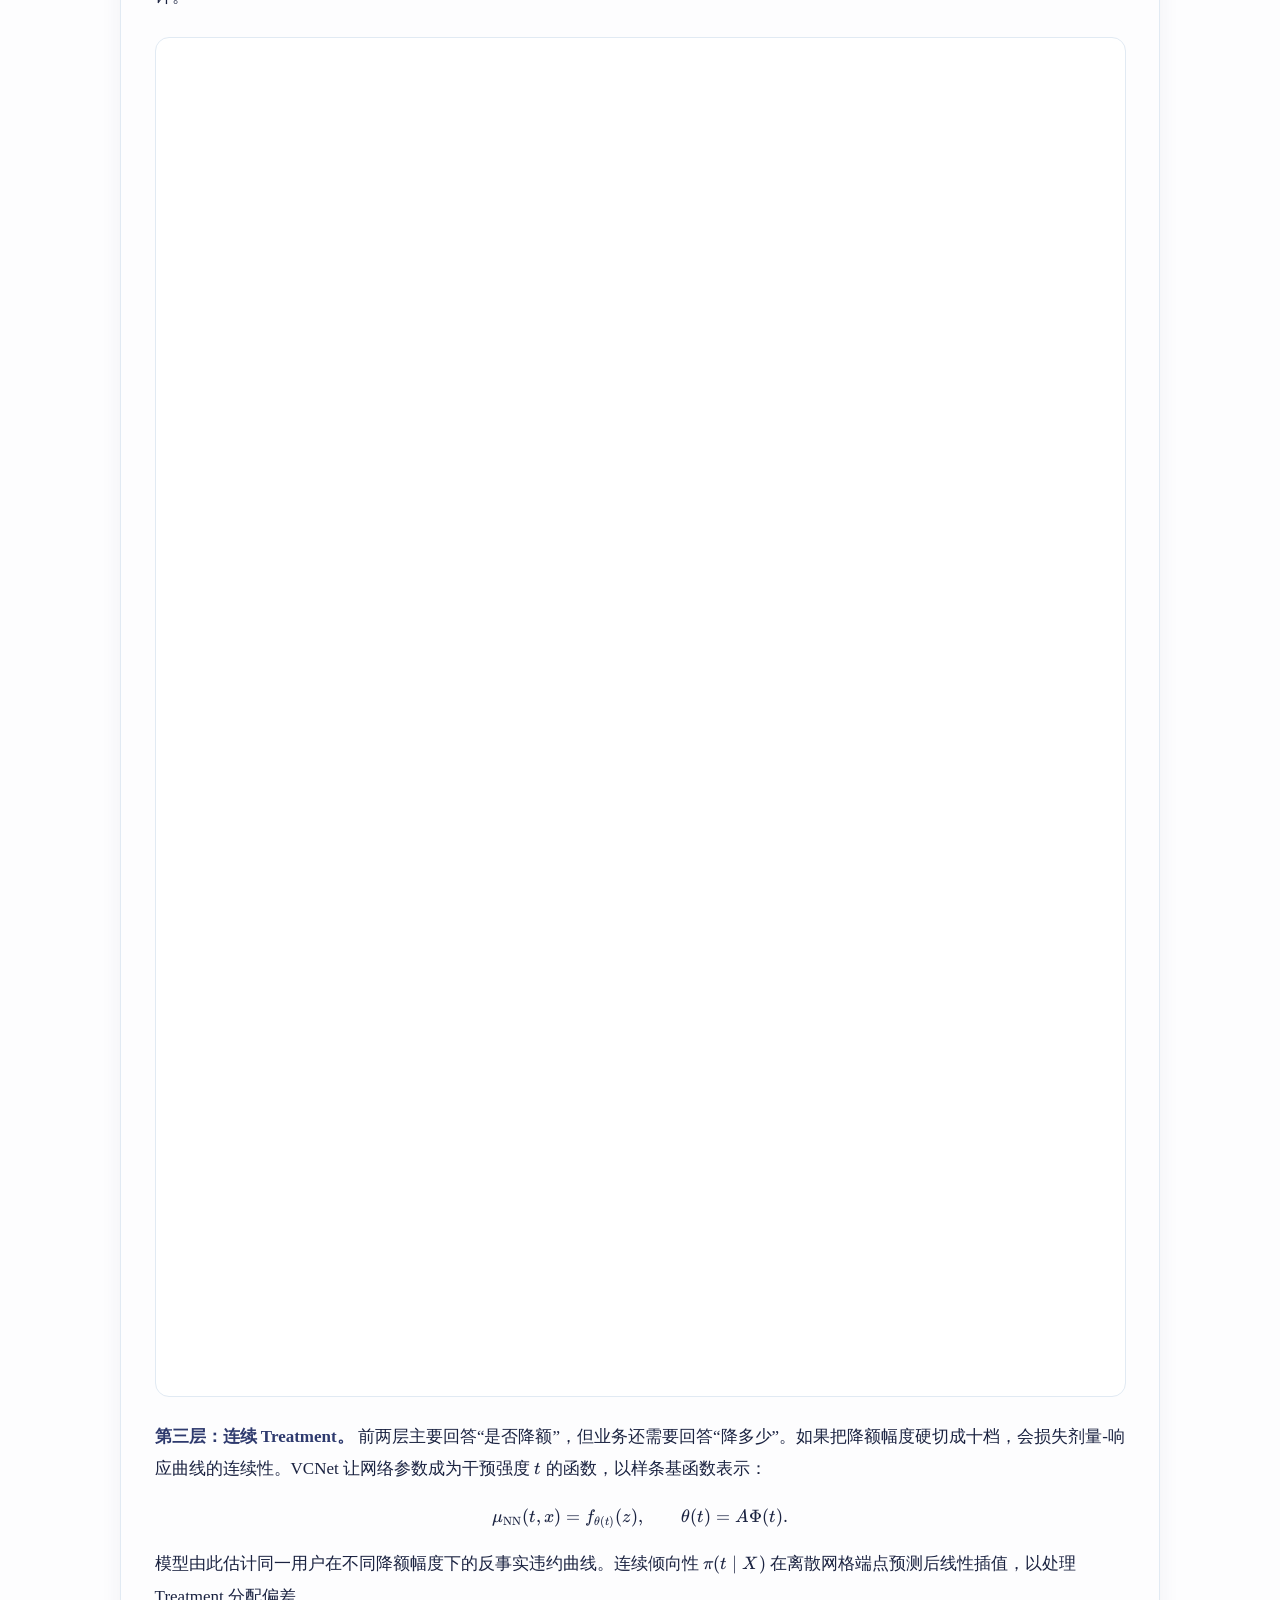
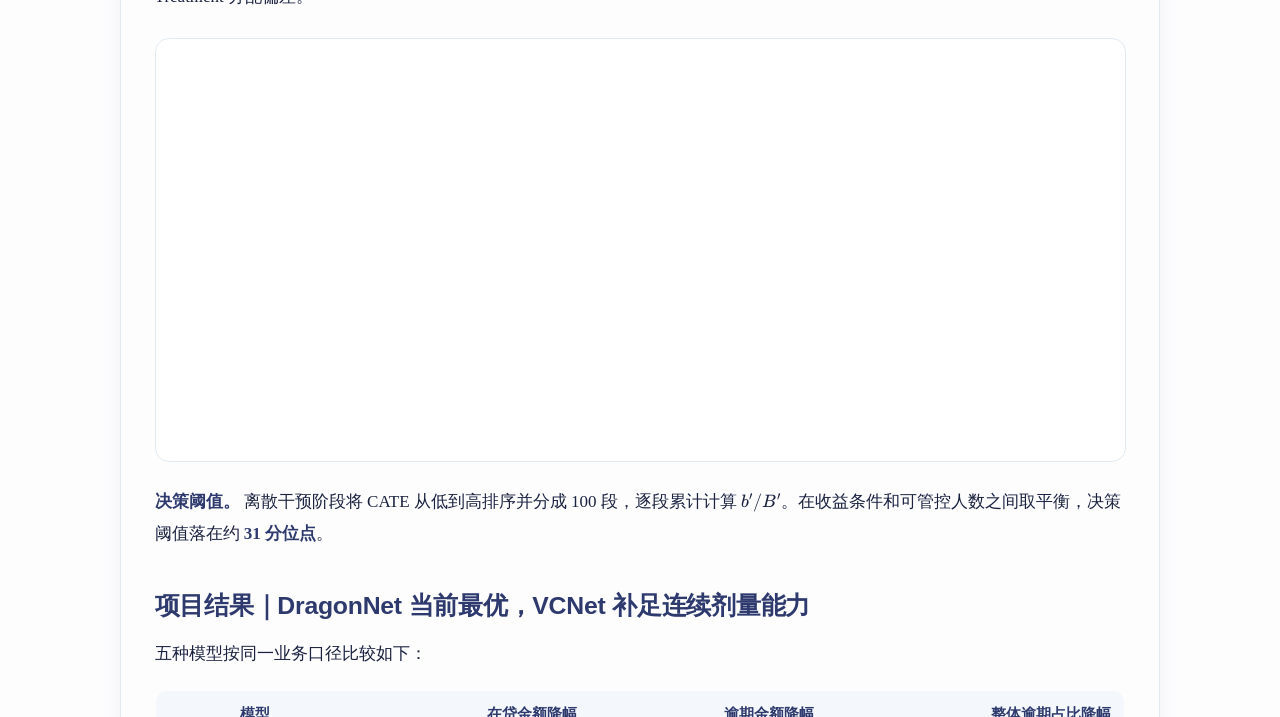
<file: project-causal-treatment.html>
<!DOCTYPE html>
<html lang="zh-CN">
<head>
  <meta charset="UTF-8" />
  <meta name="viewport" content="width=device-width, initial-scale=1.0" />
  <title>贷中降额的离散与连续因果建模 · 侯奇瑞</title>
  <meta name="description" content="从降额摆烂现象，到 Meta-Learner、DragonNet 与 VCNet 的完整因果决策项目报告。" />
  <link rel="stylesheet" href="style.css" />
  <link rel="stylesheet" href="assets/vendor/katex/katex.min.css" />
  <script defer src="assets/vendor/katex/katex.min.js"></script>
  <script defer src="assets/vendor/katex/auto-render.min.js"></script>
  <script>
    var __mathRendered = false;
    function renderAllMath() {
      if (__mathRendered || !window.renderMathInElement) return;
      __mathRendered = true;
      window.renderMathInElement(document.body, {
        delimiters: [
          { left: "$$", right: "$$", display: true },
          { left: "\\[", right: "\\]", display: true },
          { left: "$", right: "$", display: false },
          { left: "\\(", right: "\\)", display: false }
        ],
        ignoredTags: ["script", "noscript", "style", "textarea", "pre", "code"],
        throwOnError: false
      });
    }
    document.addEventListener("DOMContentLoaded", renderAllMath);
    window.addEventListener("load", renderAllMath);
  </script>
</head>
<body>
  <nav class="nav project-nav"><a href="index.html" class="logo">Qirui Hou.</a><ul><li><a href="index.html#experience">返回实习经历</a></li><li><a href="index.html#projects">全部项目</a></li></ul><button id="themeToggle" aria-label="切换主题">🌙</button></nav>
  <main class="project-library single-project">
    <article class="project-report">
    <header class="report-header">
      <p class="report-kicker">04 · 主要负责人 · 2026.01–2026.09</p>
      <h1>基于因果推断与 Uplift 模型的贷中降额策略与连续干预建模</h1>
      <p class="report-summary">传统风险模型回答谁更容易逾期；本项目改为估计对谁降额能真正降低风险，以及应当降多少，把相关性排序推进为个体化干预决策。</p>
      
      <dl class="report-metrics">
        
        <div>
          <dt>DragonNet 逾期金额</dt>
          <dd>-13.35%</dd>
        </div>
        
        <div>
          <dt>整体逾期金额占比</dt>
          <dd>-0.38%</dd>
        </div>
        
        <div>
          <dt>VCNet 整体降幅</dt>
          <dd>0.31%</dd>
        </div>
        
      </dl>
      
    </header>
<h2 id="situation">项目背景｜高风险用户降额后，风险反而上升</h2>
<p>策略冷启动阶段，高额度使用率风险用户被随机分为降额实验组和对照组。360 天后，实验组逾期金额占比反而比对照组高 <strong>3.64%</strong>。这说明“高风险”不等于“适合降额”：部分用户被降额后停止还款，出现“降额摆烂”。</p>
<p>贷中评分卡能识别违约风险超过大盘十倍的人群，但它估计的是相关性，不是一次具体干预能带来的因果效果。业务真正关心的是：对谁降额会降低风险，以及应该降多少。</p>

<h2 id="task">项目目标｜从风险排序转向个体化干预决策</h2>
<p>项目需要同时处理两类数据来源和两类干预形态。随机实验数据可以近似认为 Treatment 分配不受混杂变量影响，适合先用 S / T / X-Learner 建立离散干预基线；但信贷业务中大规模 A/B 实验成本高、覆盖有限，更多样本来自观测数据，必须考虑混杂变量。</p>
<p>因此项目将决策拆成两个 Treatment：离散 Treatment 判断“是否降额”，连续 Treatment 判断“降多少”。对用户 $i$，核心目标是估计条件平均处理效应：</p>
<p>$$
\tau(x)=\mathbb{E}\!\left[Y(1)-Y(0)\mid X=x\right].
$$</p>
<p>业务还要求把局部人群效果转换为整体收益。若管控前整体逾期金额占比为 $(a+b)/(A+B)$，管控后为 $(a+b-b')/(A+B-B')$，则整体指标改善需要：</p>
<p>$$
\frac{b'}{B'}>\frac{a+b}{A+B}.
$$</p>
<p>因此模型选择和阈值寻优不能只追求 AUUC，而要服务于这个整体收益条件。</p>

<h2 id="action">技术路径｜随机实验、观测数据与连续 Treatment 分层处理</h2>
<p><strong>第一层：随机实验数据。</strong> 在少量随机实验数据上，Treatment 近似随机分配，可以先假定不存在系统性混杂。这个阶段用 S / T / X-Learner 建立离散干预基线，基础模型为 XGBoost。为了让二分类训练更贴近金额业务目标，违约样本按归一化逾期金额加权，正常样本按归一化在贷金额加权；Bagging 用于降低单模型方差。</p>
<p><strong>第二层：观测数据与混杂控制。</strong> 信贷业务无法长期、大规模依赖 A/B 实验，现实样本更多来自观测数据。高风险用户更容易被降额，Treatment 和 outcome 同时受额度使用率、还款能力、历史风险等变量影响。基于后门准则，需要控制这些混杂变量，再估计降额对逾期的因果效应。DragonNet 以共享表征 $Z(X)$ 连接倾向性头 $\hat g(X)$、处理组 outcome 头 $\hat Q(1)$ 和对照组 outcome 头 $\hat Q(0)$；倾向性任务迫使共享层保留与 Treatment 选择有关的信息，相当于把“为什么这个人会被降额”的信息蒸馏进表征，再用于 CATE 估计。</p>
<figure>
  <img decoding="async" src="assets/causal-dragonnet.webp" alt="DragonNet 通过共享表征连接倾向性头与处理组、对照组 outcome 头的网络结构" width="1400" height="820" fetchpriority="high" loading="eager">
  <figcaption>图 1 · DragonNet 结构。共享表征同时服务倾向性预测和两组 outcome 预测，用于处理观测数据中的干预选择偏差。</figcaption>
</figure>
<p><strong>第三层：连续 Treatment。</strong> 前两层主要回答“是否降额”，但业务还需要回答“降多少”。如果把降额幅度硬切成十档，会损失剂量-响应曲线的连续性。VCNet 让网络参数成为干预强度 $t$ 的函数，以样条基函数表示：</p>
<p>$$
\mu_{\mathrm{NN}}(t,x)=f_{\theta(t)}(z),
\qquad
\theta(t)=A\Phi(t).
$$</p>
<p>模型由此估计同一用户在不同降额幅度下的反事实违约曲线。连续倾向性 $\pi(t\mid X)$ 在离散网格端点预测后线性插值，以处理 Treatment 分配偏差。</p>
<figure>
  <img decoding="async" loading="lazy" src="assets/causal-vcnet.webp" alt="DRNet 与 VCNet 网络结构对比，VCNet 使用随 treatment 变化的动态参数网络" width="1400" height="533">
  <figcaption>图 2 · DRNet 与 VCNet 对比。VCNet 不再把连续干预粗暴分桶，而是用随 $t$ 变化的动态参数拟合剂量-响应曲线。</figcaption>
</figure>
<p><strong>决策阈值。</strong> 离散干预阶段将 CATE 从低到高排序并分成 100 段，逐段累计计算 $b'/B'$。在收益条件和可管控人数之间取平衡，决策阈值落在约 <strong>31 分位点</strong>。</p>

<h2 id="result">项目结果｜DragonNet 当前最优，VCNet 补足连续剂量能力</h2>
<p>五种模型按同一业务口径比较如下：</p>
<table><thead><tr><th>模型</th><th style="text-align: right;">在贷金额降幅</th><th style="text-align: right;">逾期金额降幅</th><th style="text-align: right;">整体逾期占比降幅</th></tr></thead><tbody><tr><td>S-Learner</td><td style="text-align: right;">2.21%</td><td style="text-align: right;">24.84%</td><td style="text-align: right;">0.33%</td></tr><tr><td>T-Learner</td><td style="text-align: right;">3.60%</td><td style="text-align: right;">9.85%</td><td style="text-align: right;">0.28%</td></tr><tr><td>X-Learner</td><td style="text-align: right;">1.22%</td><td style="text-align: right;">6.94%</td><td style="text-align: right;">0.17%</td></tr><tr><td>DragonNet</td><td style="text-align: right;">3.46%</td><td style="text-align: right;">13.35%</td><td style="text-align: right;">0.38%</td></tr><tr><td>VCNet</td><td style="text-align: right;">3.53%</td><td style="text-align: right;">12.00%</td><td style="text-align: right;">0.31%</td></tr></tbody></table>
<p>DragonNet 在当前整体逾期占比指标上最好，使人均在贷金额下降 <strong>3.46%</strong>、人均逾期金额下降 <strong>13.35%</strong>、整体金额违约率下降 <strong>0.38%</strong>。这说明在观测数据为主的信贷场景里，显式建模倾向性和混杂控制比只依赖随机实验基线更贴近真实决策。</p>
<p>VCNet 指标略低，但它补上了连续降额幅度的建模能力。项目最终形成的不是单一模型结论，而是一条递进路径：随机实验数据先验证离散干预方向，观测数据用 DragonNet 控制混杂，连续 Treatment 再用 VCNet 估计不同降额幅度下的剂量-响应曲线。</p>
<p>更重要的变化是决策目标：评分卡负责发现风险，因果模型负责判断干预是否有效。二者分工后，业务不再默认对所有高风险用户采用同一种管控动作。</p>

    </article>
  </main>
  <footer><p>© 2026 侯奇瑞 · 因果项目按团队贡献边界与公开复现口径呈现</p></footer>
  <script src="script.js"></script>
</body>
</html>
</file>
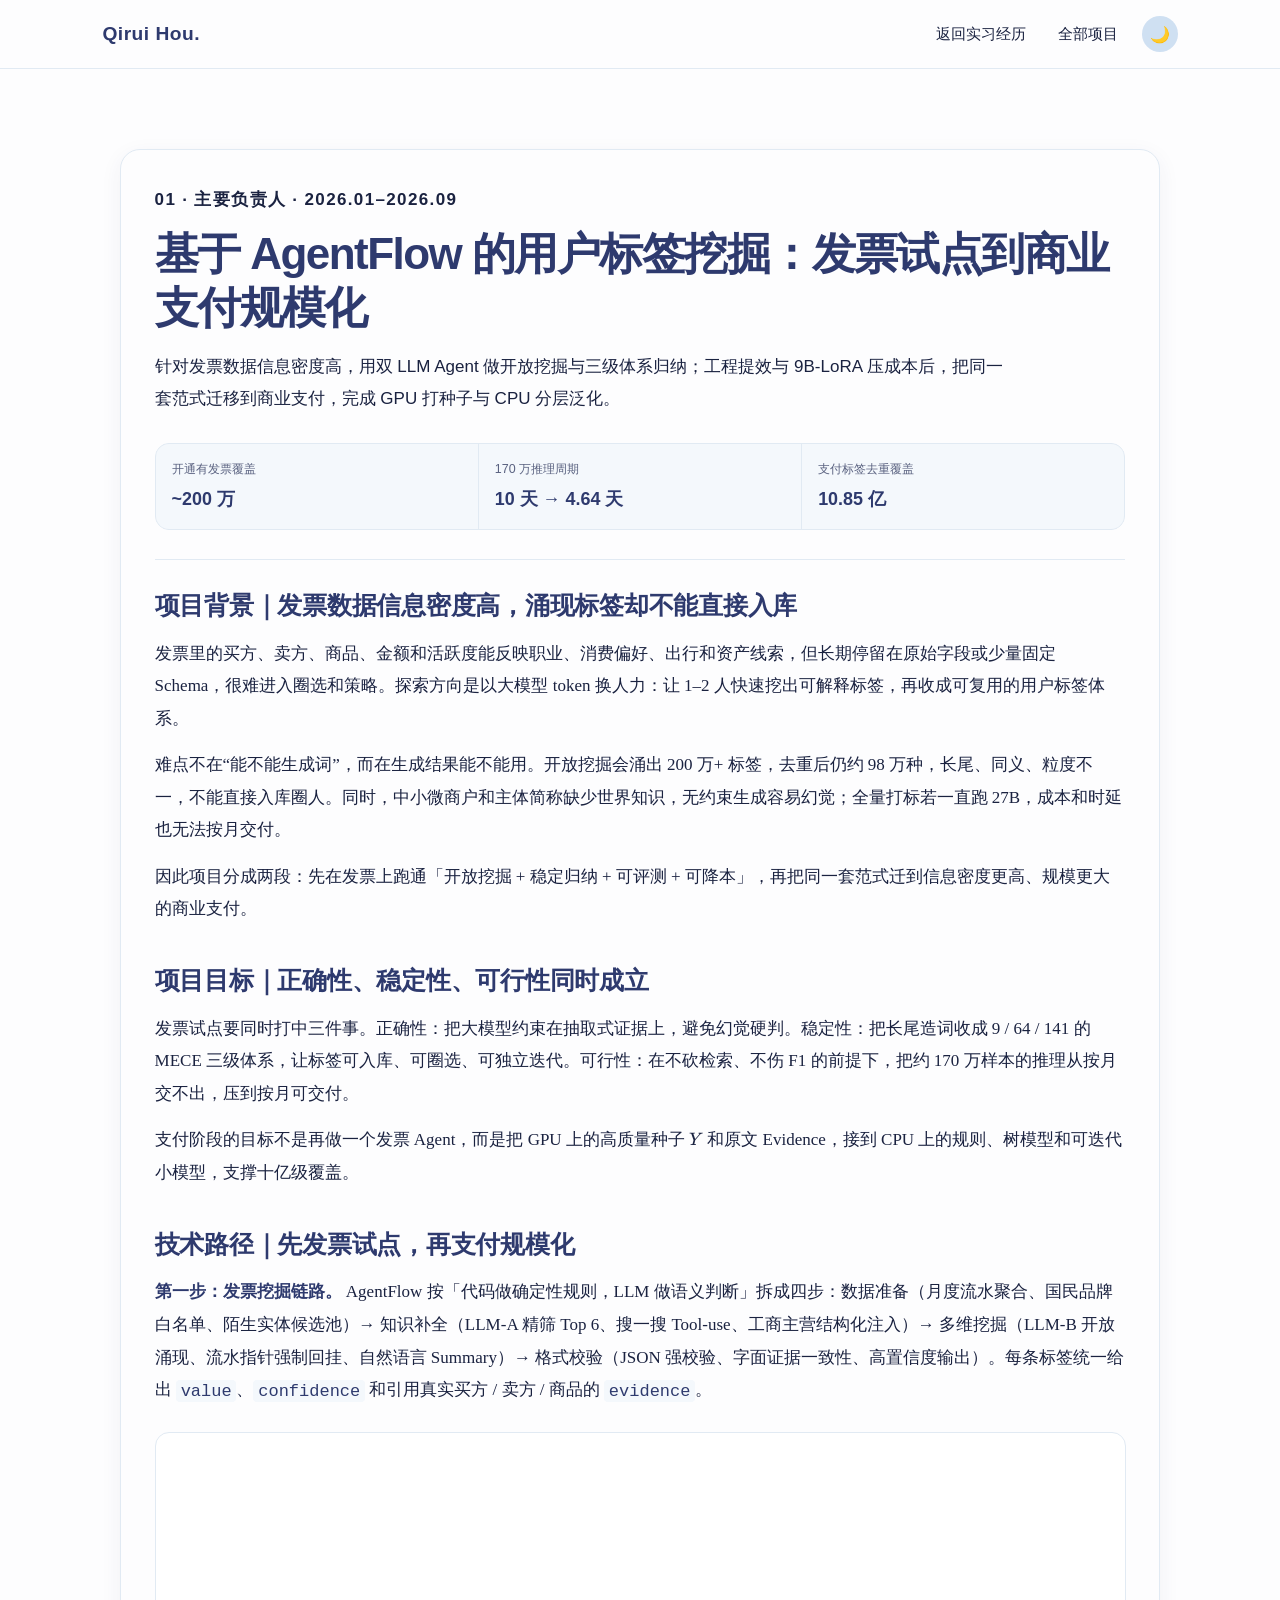
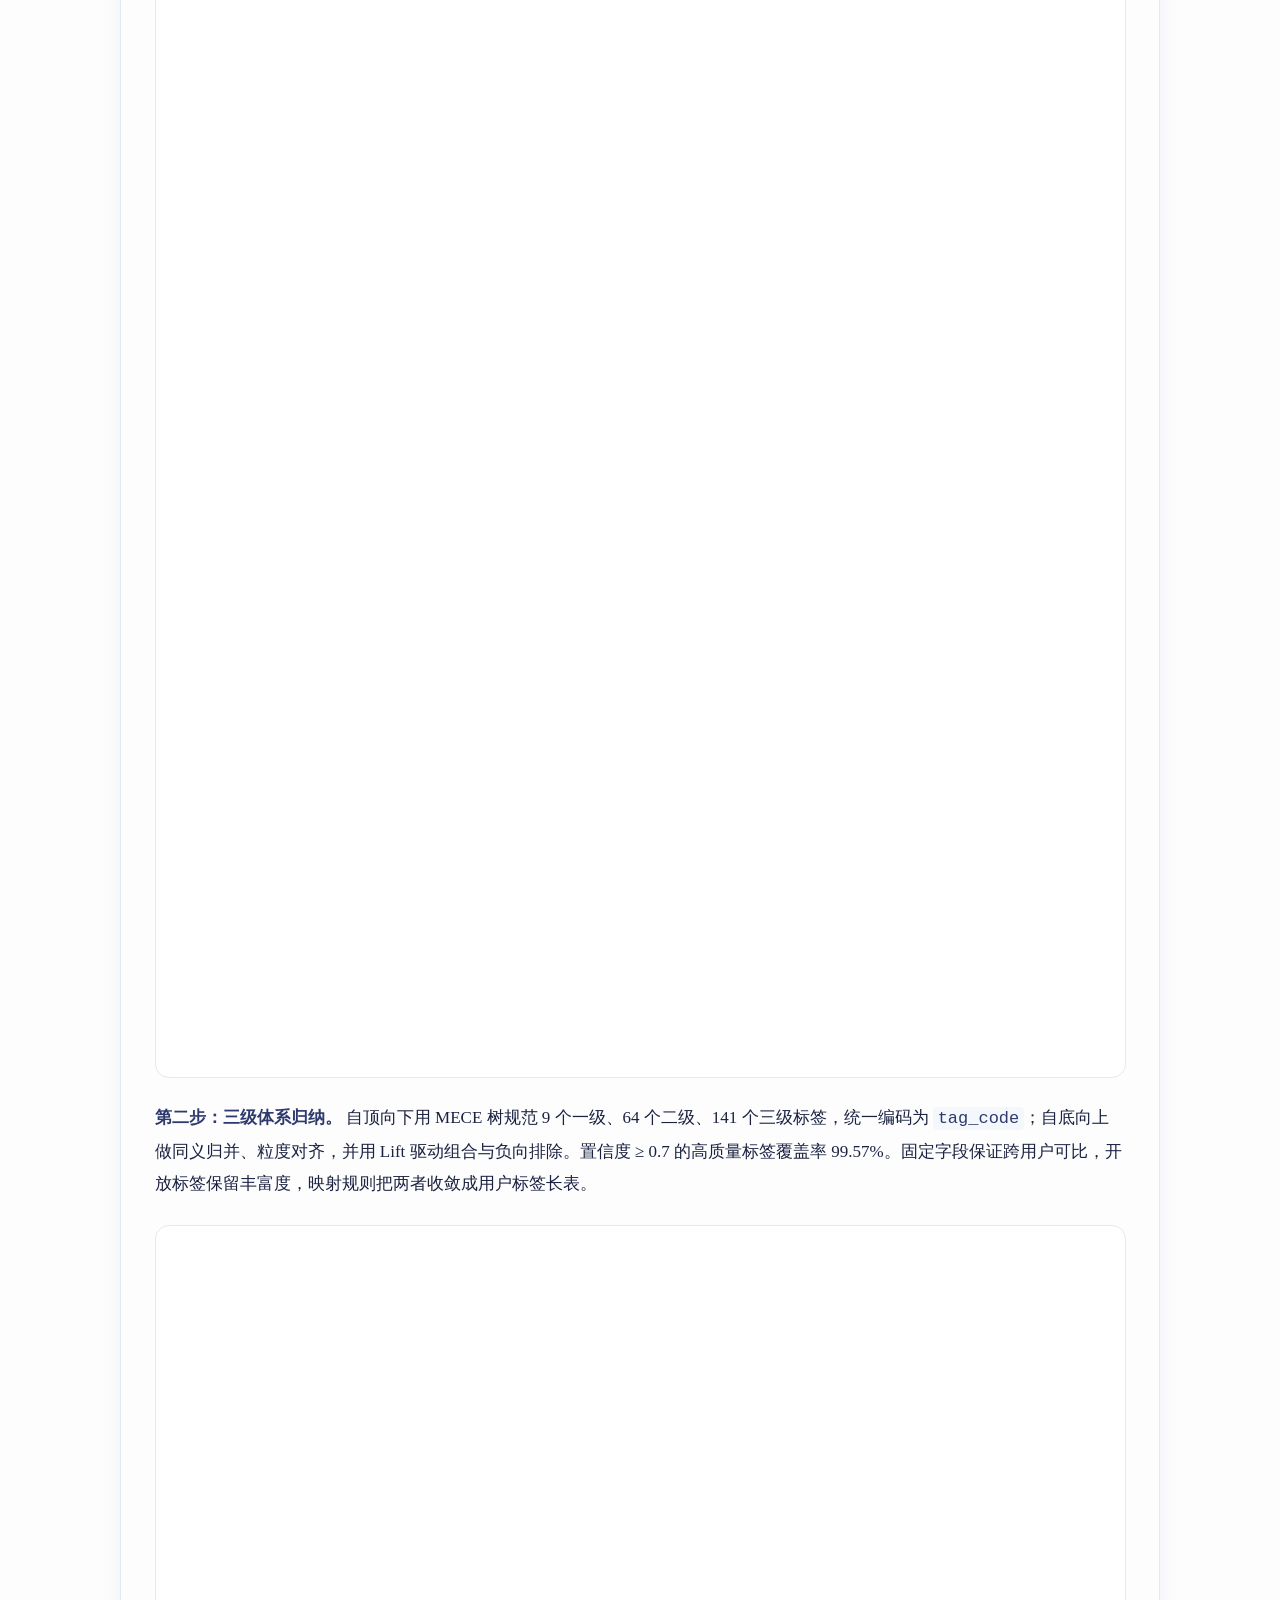
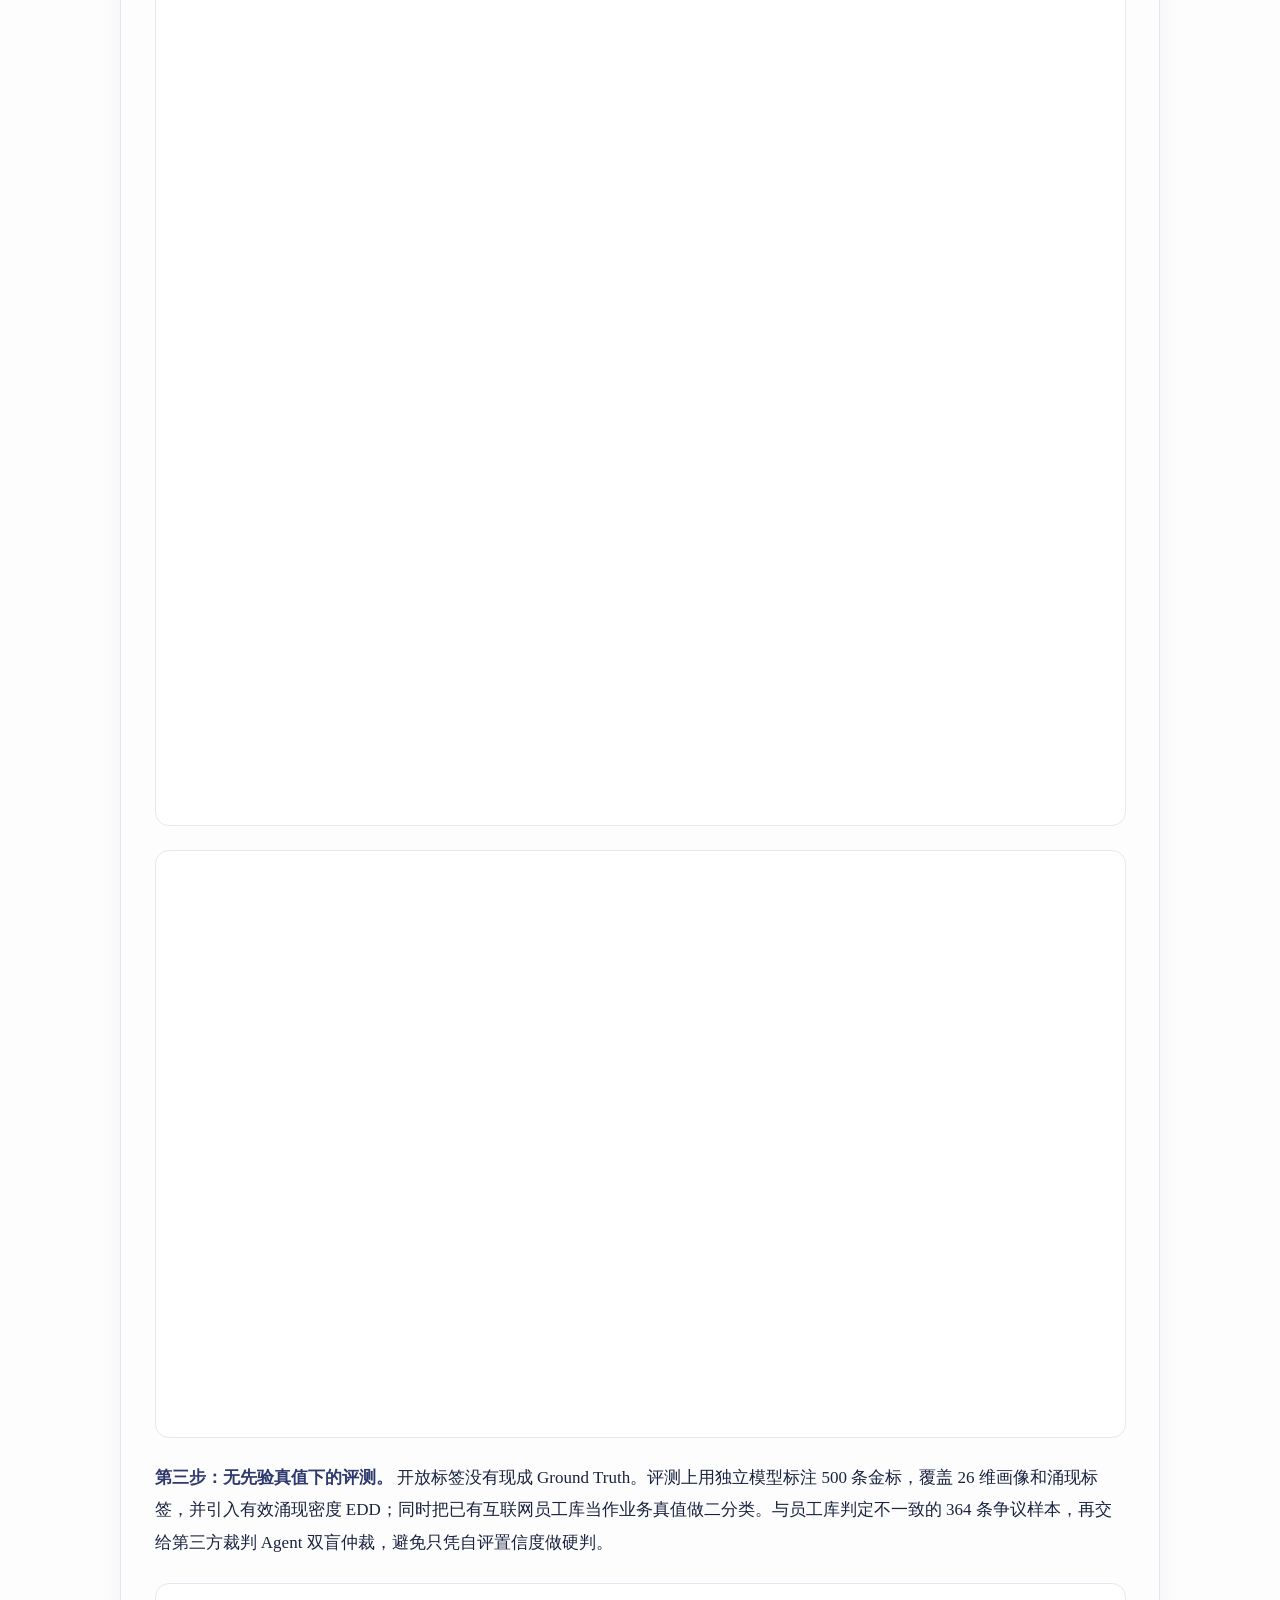
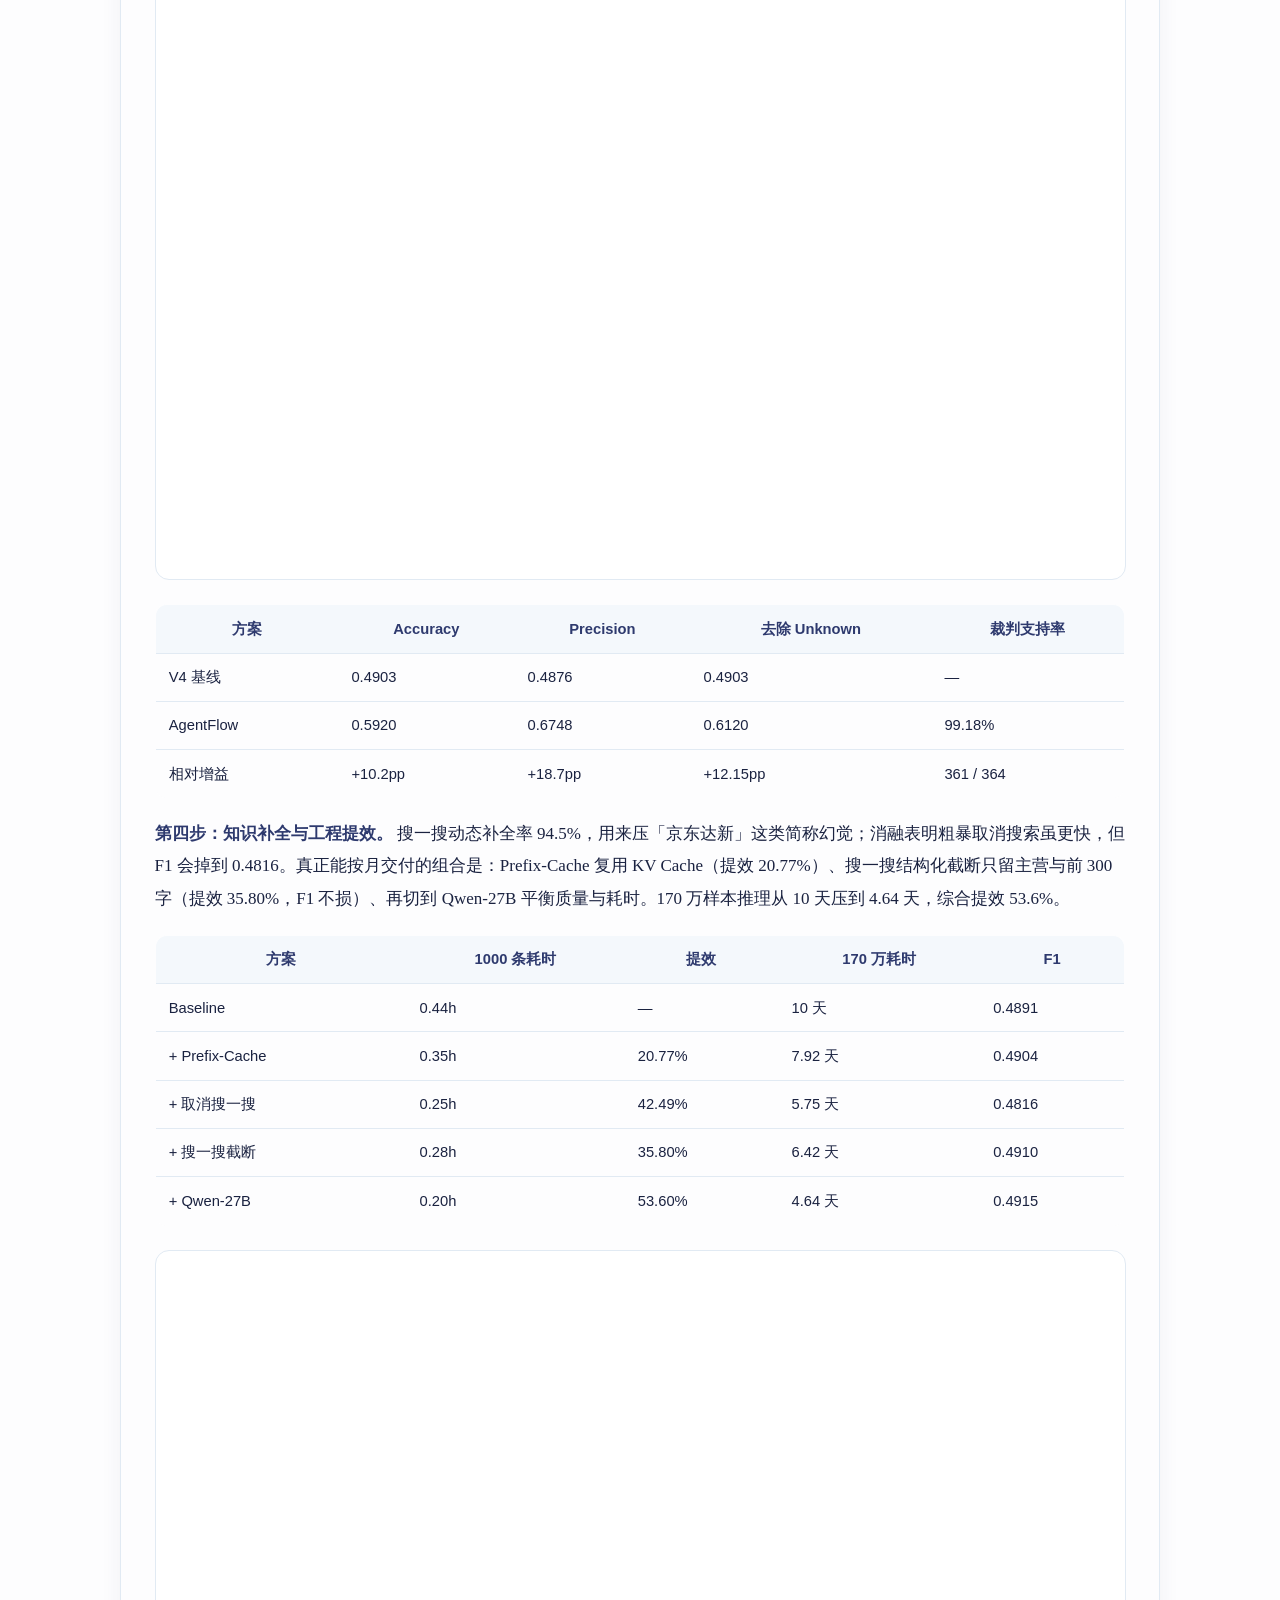
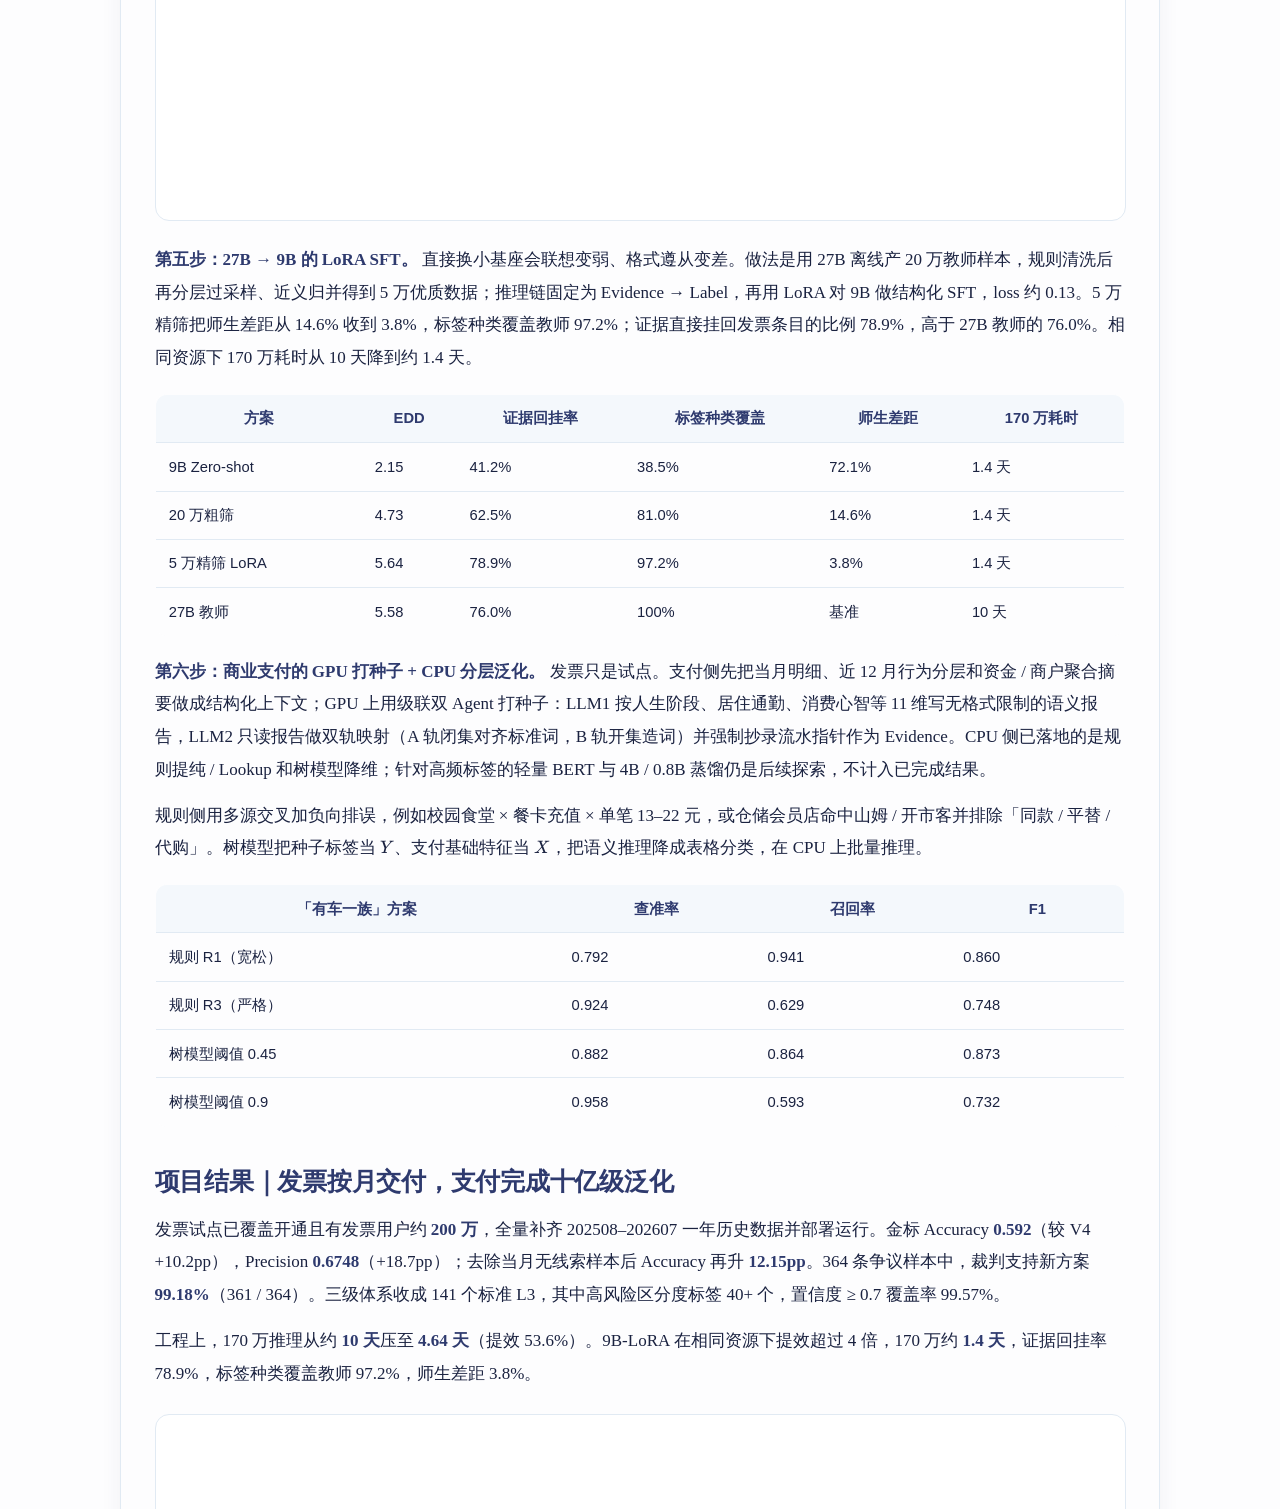
<file: project-invoice-taxonomy.html>
<!DOCTYPE html>
<html lang="zh-CN">
<head>
  <meta charset="UTF-8" />
  <meta name="viewport" content="width=device-width, initial-scale=1.0" />
  <title>基于 AgentFlow 的用户标签挖掘 · 侯奇瑞</title>
  <meta name="description" content="发票试点跑通开放挖掘与三级体系，再迁移到商业支付做 GPU 打种子与 CPU 分层泛化。" />
  <link rel="stylesheet" href="style.css" />
  <link rel="stylesheet" href="assets/vendor/katex/katex.min.css" />
  <script defer src="assets/vendor/katex/katex.min.js"></script>
  <script defer src="assets/vendor/katex/auto-render.min.js"></script>
  <script>
    var __mathRendered = false;
    function renderAllMath() {
      if (__mathRendered || !window.renderMathInElement) return;
      __mathRendered = true;
      window.renderMathInElement(document.body, {
        delimiters: [
          { left: "$$", right: "$$", display: true },
          { left: "\\[", right: "\\]", display: true },
          { left: "$", right: "$", display: false },
          { left: "\\(", right: "\\)", display: false }
        ],
        ignoredTags: ["script", "noscript", "style", "textarea", "pre", "code"],
        throwOnError: false
      });
    }
    document.addEventListener("DOMContentLoaded", renderAllMath);
    window.addEventListener("load", renderAllMath);
  </script>
</head>
<body>
  <nav class="nav project-nav"><a href="index.html" class="logo">Qirui Hou.</a><ul><li><a href="index.html#experience">返回实习经历</a></li><li><a href="index.html#projects">全部项目</a></li></ul><button id="themeToggle" aria-label="切换主题">🌙</button></nav>
  <main class="project-library single-project">
    <article class="project-report">
    <header class="report-header">
      <p class="report-kicker">01 · 主要负责人 · 2026.01–2026.09</p>
      <h1>基于 AgentFlow 的用户标签挖掘：发票试点到商业支付规模化</h1>
      <p class="report-summary">针对发票数据信息密度高，用双 LLM Agent 做开放挖掘与三级体系归纳；工程提效与 9B-LoRA 压成本后，把同一套范式迁移到商业支付，完成 GPU 打种子与 CPU 分层泛化。</p>

      <dl class="report-metrics">

        <div>
          <dt>开通有发票覆盖</dt>
          <dd>~200 万</dd>
        </div>

        <div>
          <dt>170 万推理周期</dt>
          <dd>10 天 → 4.64 天</dd>
        </div>

        <div>
          <dt>支付标签去重覆盖</dt>
          <dd>10.85 亿</dd>
        </div>

      </dl>

    </header>
<h2 id="situation">项目背景｜发票数据信息密度高，涌现标签却不能直接入库</h2>
<p>发票里的买方、卖方、商品、金额和活跃度能反映职业、消费偏好、出行和资产线索，但长期停留在原始字段或少量固定 Schema，很难进入圈选和策略。探索方向是以大模型 token 换人力：让 1–2 人快速挖出可解释标签，再收成可复用的用户标签体系。</p>
<p>难点不在“能不能生成词”，而在生成结果能不能用。开放挖掘会涌出 200 万+ 标签，去重后仍约 98 万种，长尾、同义、粒度不一，不能直接入库圈人。同时，中小微商户和主体简称缺少世界知识，无约束生成容易幻觉；全量打标若一直跑 27B，成本和时延也无法按月交付。</p>
<p>因此项目分成两段：先在发票上跑通「开放挖掘 + 稳定归纳 + 可评测 + 可降本」，再把同一套范式迁到信息密度更高、规模更大的商业支付。</p>

<h2 id="task">项目目标｜正确性、稳定性、可行性同时成立</h2>
<p>发票试点要同时打中三件事。正确性：把大模型约束在抽取式证据上，避免幻觉硬判。稳定性：把长尾造词收成 9 / 64 / 141 的 MECE 三级体系，让标签可入库、可圈选、可独立迭代。可行性：在不砍检索、不伤 F1 的前提下，把约 170 万样本的推理从按月交不出，压到按月可交付。</p>
<p>支付阶段的目标不是再做一个发票 Agent，而是把 GPU 上的高质量种子 $Y$ 和原文 Evidence，接到 CPU 上的规则、树模型和可迭代小模型，支撑十亿级覆盖。</p>

<h2 id="action">技术路径｜先发票试点，再支付规模化</h2>
<p><strong>第一步：发票挖掘链路。</strong> AgentFlow 按「代码做确定性规则，LLM 做语义判断」拆成四步：数据准备（月度流水聚合、国民品牌白名单、陌生实体候选池）→ 知识补全（LLM-A 精筛 Top 6、搜一搜 Tool-use、工商主营结构化注入）→ 多维挖掘（LLM-B 开放涌现、流水指针强制回挂、自然语言 Summary）→ 格式校验（JSON 强校验、字面证据一致性、高置信度输出）。每条标签统一给出 <code>value</code>、<code>confidence</code> 和引用真实买方 / 卖方 / 商品的 <code>evidence</code>。</p>
<figure>
  <img decoding="async" src="assets/invoice-agentflow-technical-design.webp" alt="发票标签挖掘 AgentFlow 中代码节点、双大模型、外部搜索与结果校验的技术设计" width="1400" height="787" fetchpriority="high" loading="eager">
  <figcaption>图 1 · AgentFlow 技术设计。双 LLM 将“搜什么”和“打什么标签”解耦，代码节点承担可明确编码的规则。</figcaption>
</figure>
<p><strong>第二步：三级体系归纳。</strong> 自顶向下用 MECE 树规范 9 个一级、64 个二级、141 个三级标签，统一编码为 <code>tag_code</code>；自底向上做同义归并、粒度对齐，并用 Lift 驱动组合与负向排除。置信度 ≥ 0.7 的高质量标签覆盖率 99.57%。固定字段保证跨用户可比，开放标签保留丰富度，映射规则把两者收敛成用户标签长表。</p>
<figure>
  <img decoding="async" loading="lazy" src="assets/invoice-taxonomy-delivery-pipeline.webp" alt="从大模型发票抽取信号到稳定业务标签体系的构建和交付流程" width="1400" height="790">
  <figcaption>图 2 · 标签归纳体系与交付流程。98 万+ 去重涌现标签沉淀为 141 个标准 L3，体系可独立于 Agent 迭代。</figcaption>
</figure>
<figure class="tag-system-figure">
  <table class="tag-system-table">
    <thead>
      <tr>
        <th>一级主题（L1）</th>
        <th>二级主题（L2）</th>
        <th>代表性标签（L3 · 示例）</th>
      </tr>
    </thead>
    <tbody>
      <tr>
        <td>人口与家庭</td>
        <td>家庭结构</td>
        <td>独居青年 · 有子女家庭 · 育儿人群</td>
      </tr>
      <tr>
        <td>职业与企业身份</td>
        <td>职业 / 企业</td>
        <td>互联网从业者 · 外企员工 · 企业主 / 高管</td>
      </tr>
      <tr>
        <td>出行与差旅</td>
        <td>商务差旅 / 车辆</td>
        <td>商务差旅 · 燃油车主 · 新能源车主</td>
      </tr>
      <tr>
        <td>消费品类与偏好</td>
        <td>会员 / 消费偏好</td>
        <td>仓储会员店 · 高端消费 · 母婴消费</td>
      </tr>
      <tr>
        <td>平台与会员生态</td>
        <td>平台会员</td>
        <td>电商深度会员 · 视频 / 音乐会员</td>
      </tr>
      <tr>
        <td>地理与居住</td>
        <td>城市层级 / 居住</td>
        <td>一线城市 · 新一线城市 · 租房 / 自有住房</td>
      </tr>
      <tr>
        <td>生活方式兴趣健康</td>
        <td>兴趣 / 健康</td>
        <td>健身运动 · 健康关注者 · 露营 / 户外</td>
      </tr>
      <tr>
        <td>消费行为与决策</td>
        <td>消费能力 / 活跃</td>
        <td>中高消费 · 价格敏感 · 高频活跃</td>
      </tr>
      <tr>
        <td>资产与消费能力</td>
        <td>资产</td>
        <td>车辆资产 · 优质企业关联</td>
      </tr>
    </tbody>
  </table>
  <figcaption>图 3 · 发票标签体系层级示例（9 / 64 / 141）。此处只展示代表性标签，内部覆盖人数等明细已省略。</figcaption>
</figure>
<p><strong>第三步：无先验真值下的评测。</strong> 开放标签没有现成 Ground Truth。评测上用独立模型标注 500 条金标，覆盖 26 维画像和涌现标签，并引入有效涌现密度 EDD；同时把已有互联网员工库当作业务真值做二分类。与员工库判定不一致的 364 条争议样本，再交给第三方裁判 Agent 双盲仲裁，避免只凭自评置信度做硬判。</p>
<figure>
  <img decoding="async" loading="lazy" src="assets/invoice-evaluation-workflow.webp" alt="发票标签方案从调研、设计、抽样、评测到裁判复核的实验流程" width="1400" height="790">
  <figcaption>图 4 · 方案评估与裁判复核流程。差异样本经过二次判断，避免只凭少量案例选择方案。</figcaption>
</figure>
<table>
  <thead>
    <tr>
      <th>方案</th>
      <th>Accuracy</th>
      <th>Precision</th>
      <th>去除 Unknown</th>
      <th>裁判支持率</th>
    </tr>
  </thead>
  <tbody>
    <tr>
      <td>V4 基线</td>
      <td>0.4903</td>
      <td>0.4876</td>
      <td>0.4903</td>
      <td>—</td>
    </tr>
    <tr>
      <td>AgentFlow</td>
      <td>0.5920</td>
      <td>0.6748</td>
      <td>0.6120</td>
      <td>99.18%</td>
    </tr>
    <tr>
      <td>相对增益</td>
      <td>+10.2pp</td>
      <td>+18.7pp</td>
      <td>+12.15pp</td>
      <td>361 / 364</td>
    </tr>
  </tbody>
</table>
<p><strong>第四步：知识补全与工程提效。</strong> 搜一搜动态补全率 94.5%，用来压「京东达新」这类简称幻觉；消融表明粗暴取消搜索虽更快，但 F1 会掉到 0.4816。真正能按月交付的组合是：Prefix-Cache 复用 KV Cache（提效 20.77%）、搜一搜结构化截断只留主营与前 300 字（提效 35.80%，F1 不损）、再切到 Qwen-27B 平衡质量与耗时。170 万样本推理从 10 天压到 4.64 天，综合提效 53.6%。</p>
<table>
  <thead>
    <tr>
      <th>方案</th>
      <th>1000 条耗时</th>
      <th>提效</th>
      <th>170 万耗时</th>
      <th>F1</th>
    </tr>
  </thead>
  <tbody>
    <tr>
      <td>Baseline</td>
      <td>0.44h</td>
      <td>—</td>
      <td>10 天</td>
      <td>0.4891</td>
    </tr>
    <tr>
      <td>+ Prefix-Cache</td>
      <td>0.35h</td>
      <td>20.77%</td>
      <td>7.92 天</td>
      <td>0.4904</td>
    </tr>
    <tr>
      <td>+ 取消搜一搜</td>
      <td>0.25h</td>
      <td>42.49%</td>
      <td>5.75 天</td>
      <td>0.4816</td>
    </tr>
    <tr>
      <td>+ 搜一搜截断</td>
      <td>0.28h</td>
      <td>35.80%</td>
      <td>6.42 天</td>
      <td>0.4910</td>
    </tr>
    <tr>
      <td>+ Qwen-27B</td>
      <td>0.20h</td>
      <td>53.60%</td>
      <td>4.64 天</td>
      <td>0.4915</td>
    </tr>
  </tbody>
</table>
<figure>
  <img decoding="async" loading="lazy" src="assets/invoice-parallelism-benchmark.webp" alt="发票标签批处理并行度从 8 到 512 与端到端耗时的基准测试" width="1400" height="751">
  <figcaption>图 5 · 并行度与运行耗时。256 附近是本次环境的最优点，继续增加并发反而变慢。</figcaption>
</figure>
<p><strong>第五步：27B → 9B 的 LoRA SFT。</strong> 直接换小基座会联想变弱、格式遵从变差。做法是用 27B 离线产 20 万教师样本，规则清洗后再分层过采样、近义归并得到 5 万优质数据；推理链固定为 Evidence → Label，再用 LoRA 对 9B 做结构化 SFT，loss 约 0.13。5 万精筛把师生差距从 14.6% 收到 3.8%，标签种类覆盖教师 97.2%；证据直接挂回发票条目的比例 78.9%，高于 27B 教师的 76.0%。相同资源下 170 万耗时从 10 天降到约 1.4 天。</p>
<table>
  <thead>
    <tr>
      <th>方案</th>
      <th>EDD</th>
      <th>证据回挂率</th>
      <th>标签种类覆盖</th>
      <th>师生差距</th>
      <th>170 万耗时</th>
    </tr>
  </thead>
  <tbody>
    <tr>
      <td>9B Zero-shot</td>
      <td>2.15</td>
      <td>41.2%</td>
      <td>38.5%</td>
      <td>72.1%</td>
      <td>1.4 天</td>
    </tr>
    <tr>
      <td>20 万粗筛</td>
      <td>4.73</td>
      <td>62.5%</td>
      <td>81.0%</td>
      <td>14.6%</td>
      <td>1.4 天</td>
    </tr>
    <tr>
      <td>5 万精筛 LoRA</td>
      <td>5.64</td>
      <td>78.9%</td>
      <td>97.2%</td>
      <td>3.8%</td>
      <td>1.4 天</td>
    </tr>
    <tr>
      <td>27B 教师</td>
      <td>5.58</td>
      <td>76.0%</td>
      <td>100%</td>
      <td>基准</td>
      <td>10 天</td>
    </tr>
  </tbody>
</table>
<p><strong>第六步：商业支付的 GPU 打种子 + CPU 分层泛化。</strong> 发票只是试点。支付侧先把当月明细、近 12 月行为分层和资金 / 商户聚合摘要做成结构化上下文；GPU 上用级联双 Agent 打种子：LLM1 按人生阶段、居住通勤、消费心智等 11 维写无格式限制的语义报告，LLM2 只读报告做双轨映射（A 轨闭集对齐标准词，B 轨开集造词）并强制抄录流水指针作为 Evidence。CPU 侧已落地的是规则提纯 / Lookup 和树模型降维；针对高频标签的轻量 BERT 与 4B / 0.8B 蒸馏仍是后续探索，不计入已完成结果。</p>
<p>规则侧用多源交叉加负向排误，例如校园食堂 × 餐卡充值 × 单笔 13–22 元，或仓储会员店命中山姆 / 开市客并排除「同款 / 平替 / 代购」。树模型把种子标签当 $Y$、支付基础特征当 $X$，把语义推理降成表格分类，在 CPU 上批量推理。</p>
<table>
  <thead>
    <tr>
      <th>「有车一族」方案</th>
      <th>查准率</th>
      <th>召回率</th>
      <th>F1</th>
    </tr>
  </thead>
  <tbody>
    <tr>
      <td>规则 R1（宽松）</td>
      <td>0.792</td>
      <td>0.941</td>
      <td>0.860</td>
    </tr>
    <tr>
      <td>规则 R3（严格）</td>
      <td>0.924</td>
      <td>0.629</td>
      <td>0.748</td>
    </tr>
    <tr>
      <td>树模型阈值 0.45</td>
      <td>0.882</td>
      <td>0.864</td>
      <td>0.873</td>
    </tr>
    <tr>
      <td>树模型阈值 0.9</td>
      <td>0.958</td>
      <td>0.593</td>
      <td>0.732</td>
    </tr>
  </tbody>
</table>

<h2 id="result">项目结果｜发票按月交付，支付完成十亿级泛化</h2>
<p>发票试点已覆盖开通且有发票用户约 <strong>200 万</strong>，全量补齐 202508–202607 一年历史数据并部署运行。金标 Accuracy <strong>0.592</strong>（较 V4 +10.2pp），Precision <strong>0.6748</strong>（+18.7pp）；去除当月无线索样本后 Accuracy 再升 <strong>12.15pp</strong>。364 条争议样本中，裁判支持新方案 <strong>99.18%</strong>（361 / 364）。三级体系收成 141 个标准 L3，其中高风险区分度标签 40+ 个，置信度 ≥ 0.7 覆盖率 99.57%。</p>
<p>工程上，170 万推理从约 <strong>10 天</strong>压至 <strong>4.64 天</strong>（提效 53.6%）。9B-LoRA 在相同资源下提效超过 4 倍，170 万约 <strong>1.4 天</strong>，证据回挂率 78.9%，标签种类覆盖教师 97.2%，师生差距 3.8%。</p>
<figure>
  <img decoding="async" loading="lazy" src="assets/invoice-taxonomy-evaluation.webp" alt="发票三级标签体系的一级主题覆盖和金额违约 Lift 分布" width="1400" height="574">
  <figcaption>图 6 · 标签体系覆盖广度与风险区分度。图中只包含汇总数据，不含用户级明细。</figcaption>
</figure>
<p>标签进入业务使用时，不按单个涌现词圈人，而是先沉淀为 <code>tag_code</code>、一级主题、二级主题和可读标签名。例如“商旅达人 / 差旅达人 / 高频商务出行”统一到“商务差旅”；“燃油车主 / 新能源车主”归到车辆与出行。对外展示只保留 Lift 口径。下面是可评估标签样例：</p>
<table>
  <thead>
    <tr>
      <th>tag_code</th>
      <th>l1</th>
      <th>l2</th>
      <th>tag_name</th>
      <th>违约0+金额占比 Lift</th>
      <th>违约7+金额占比 Lift</th>
    </tr>
  </thead>
  <tbody>
    <tr>
      <td>P08-01-001</td>
      <td>职业与企业身份</td>
      <td>企业</td>
      <td>外企</td>
      <td>0.55</td>
      <td>0.53</td>
    </tr>
    <tr>
      <td>P07-01-001</td>
      <td>生活方式兴趣健康</td>
      <td>健康</td>
      <td>健康关注者</td>
      <td>0.55</td>
      <td>0.56</td>
    </tr>
    <tr>
      <td>P02-04-001</td>
      <td>出行与差旅</td>
      <td>出行</td>
      <td>短途/多平台出行</td>
      <td>0.59</td>
      <td>0.51</td>
    </tr>
    <tr>
      <td>P04-02-001</td>
      <td>平台与会员生态</td>
      <td>商超</td>
      <td>仓储会员店</td>
      <td>0.61</td>
      <td>0.67</td>
    </tr>
    <tr>
      <td>P07-01-002</td>
      <td>生活方式兴趣健康</td>
      <td>健康</td>
      <td>健身运动</td>
      <td>0.64</td>
      <td>0.99</td>
    </tr>
  </tbody>
</table>
<p>支付阶段已完成 51 个核心种子标签，沉淀到月分区纵表，去重覆盖 <strong>10.85 亿</strong>支付用户，累计打标 33.9 亿人次（人均 3.1 个标签）。以「有车一族」为例：GPU 9B-LoRA 最接近 27B，用于高精探索；CPU 树模型 F1 达 <strong>0.873</strong>，相对 GPU 约提效 1 万倍，作为全量主力；CPU 纯规则相对 GPU 约提效 10 万倍，单分区回补约 1–2 小时。BERT / 极小模型蒸馏仍属规划，未当作已上线结果。</p>
<p>最终交付不是一批一次性短语，而是可入库、可圈选、可评估的标签资产：发票侧保留语义丰富度并按月交付，支付侧用 CPU 把种子标签铺到十亿级用户。</p>

    </article>
  </main>
  <footer><p>© 2026 侯奇瑞 · 项目报告按转正答辩 PPT（2026.09.05）口径整理</p></footer>
  <script src="script.js"></script>
</body>
</html>
</file>
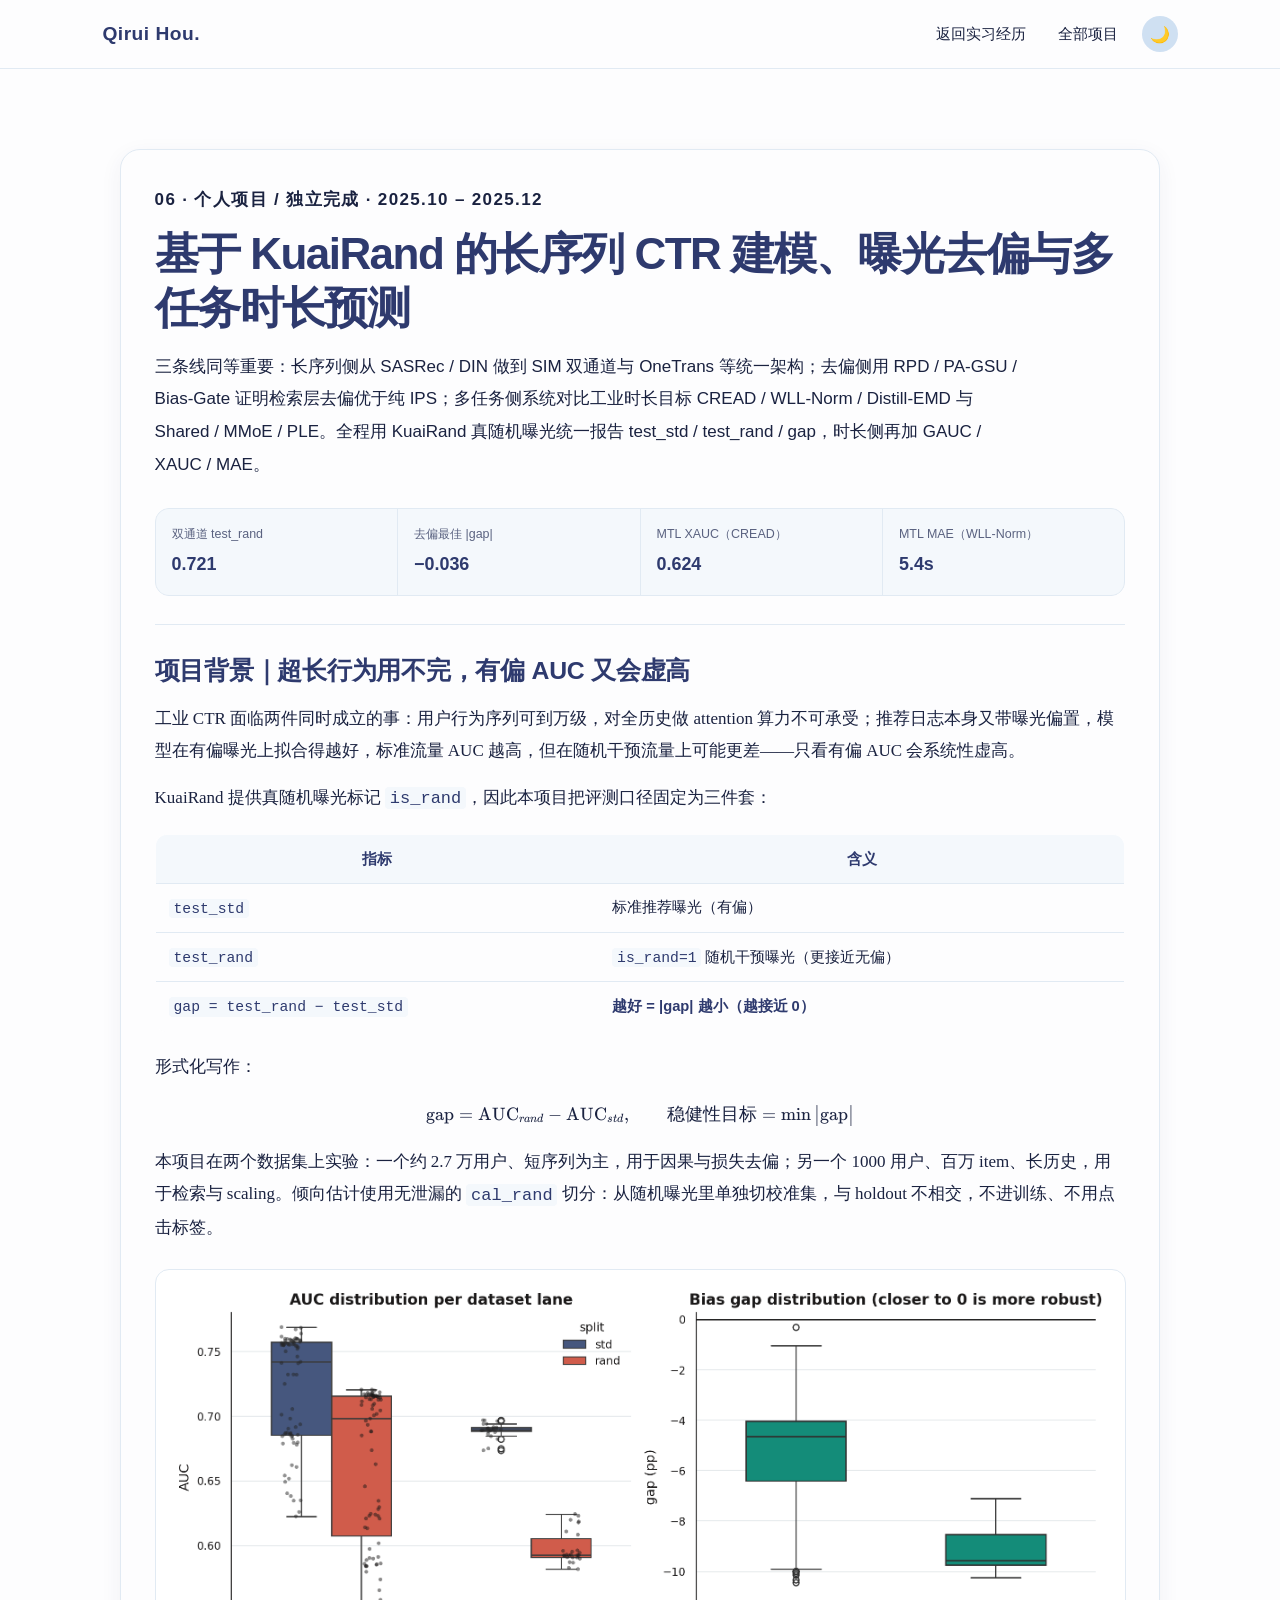
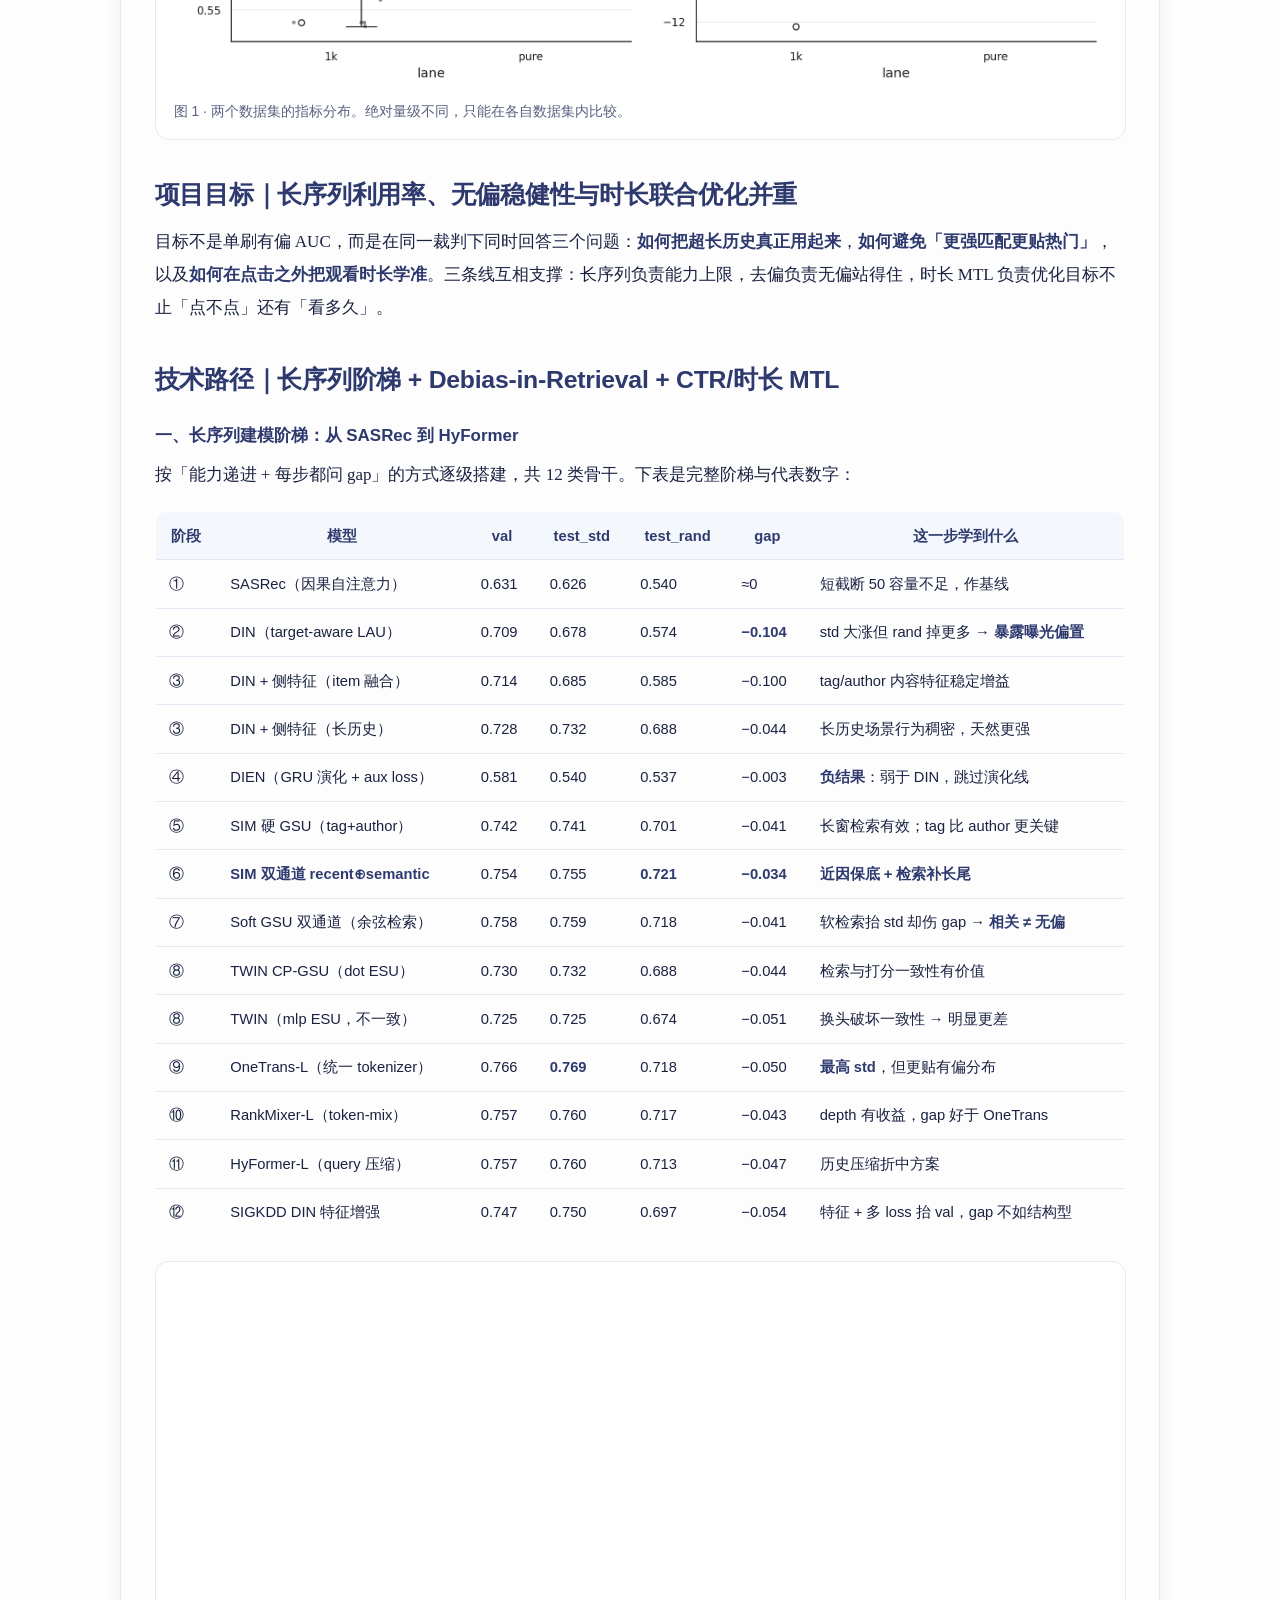
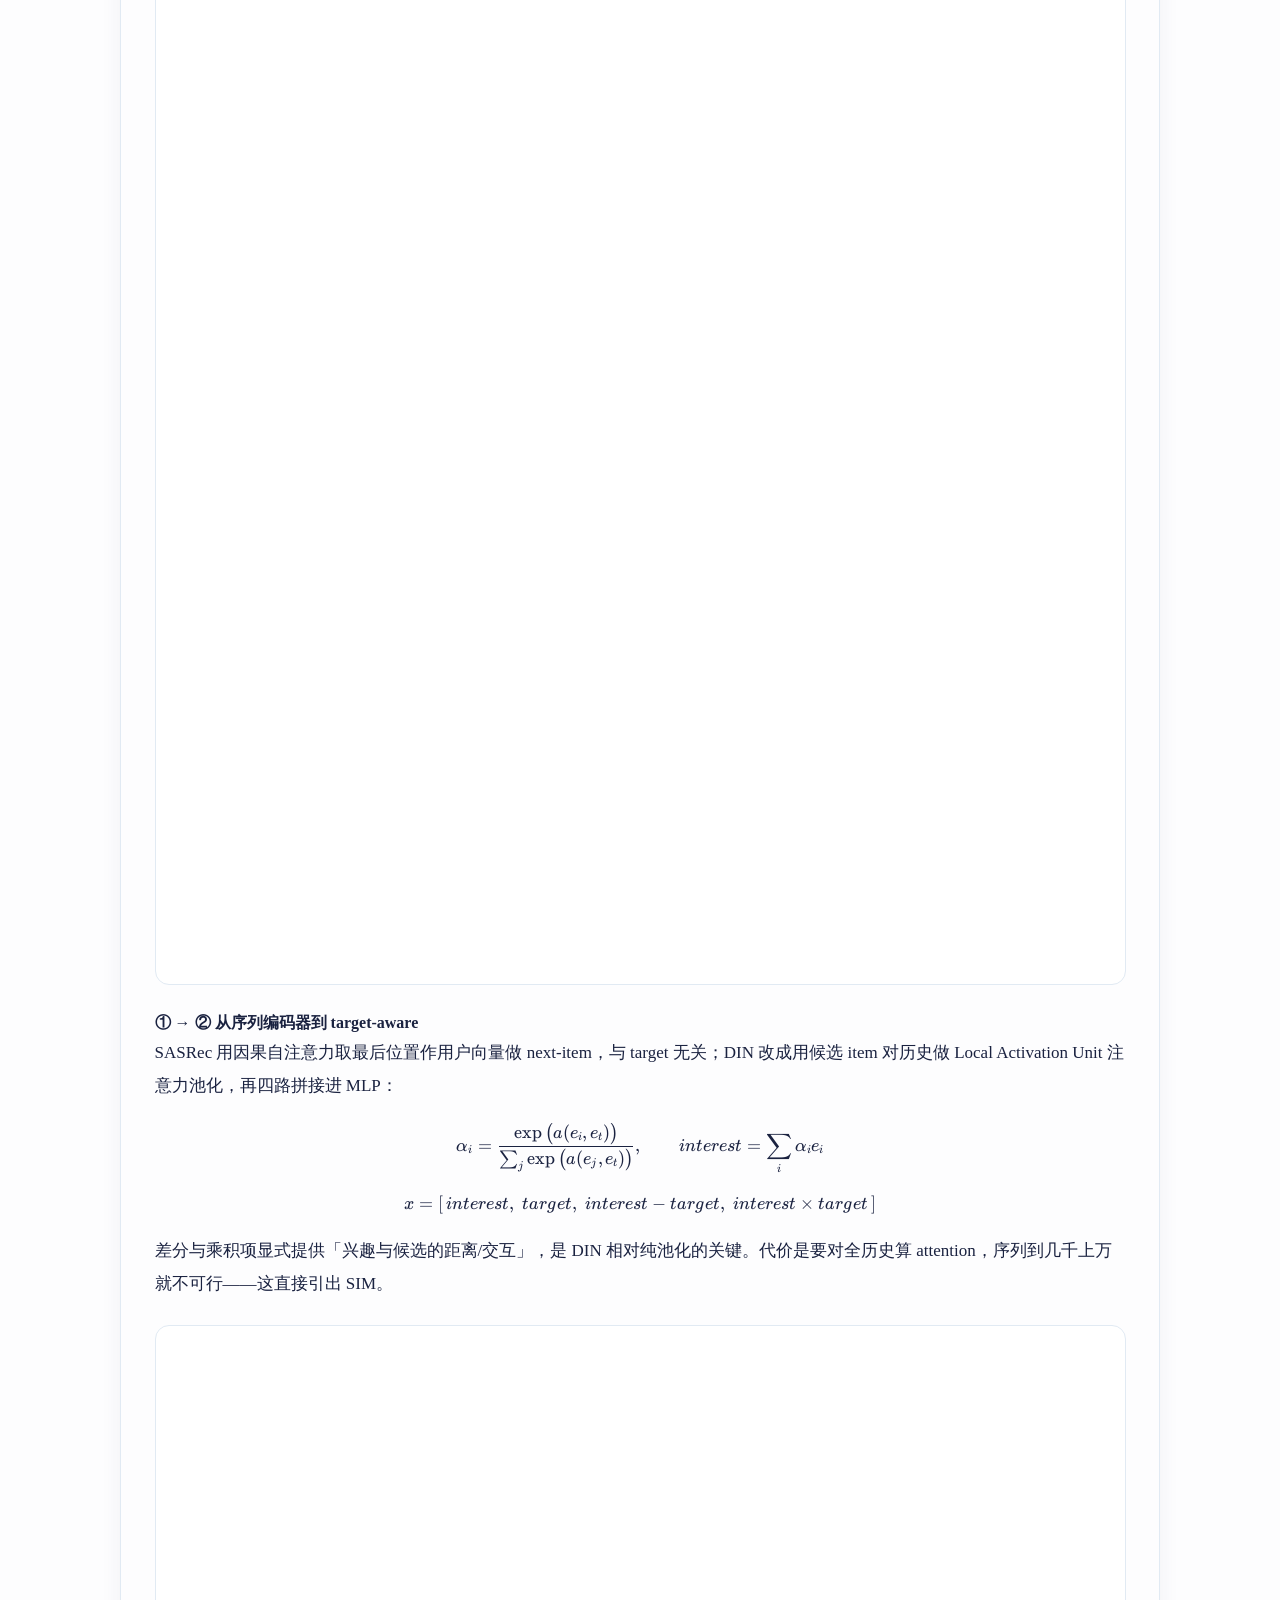
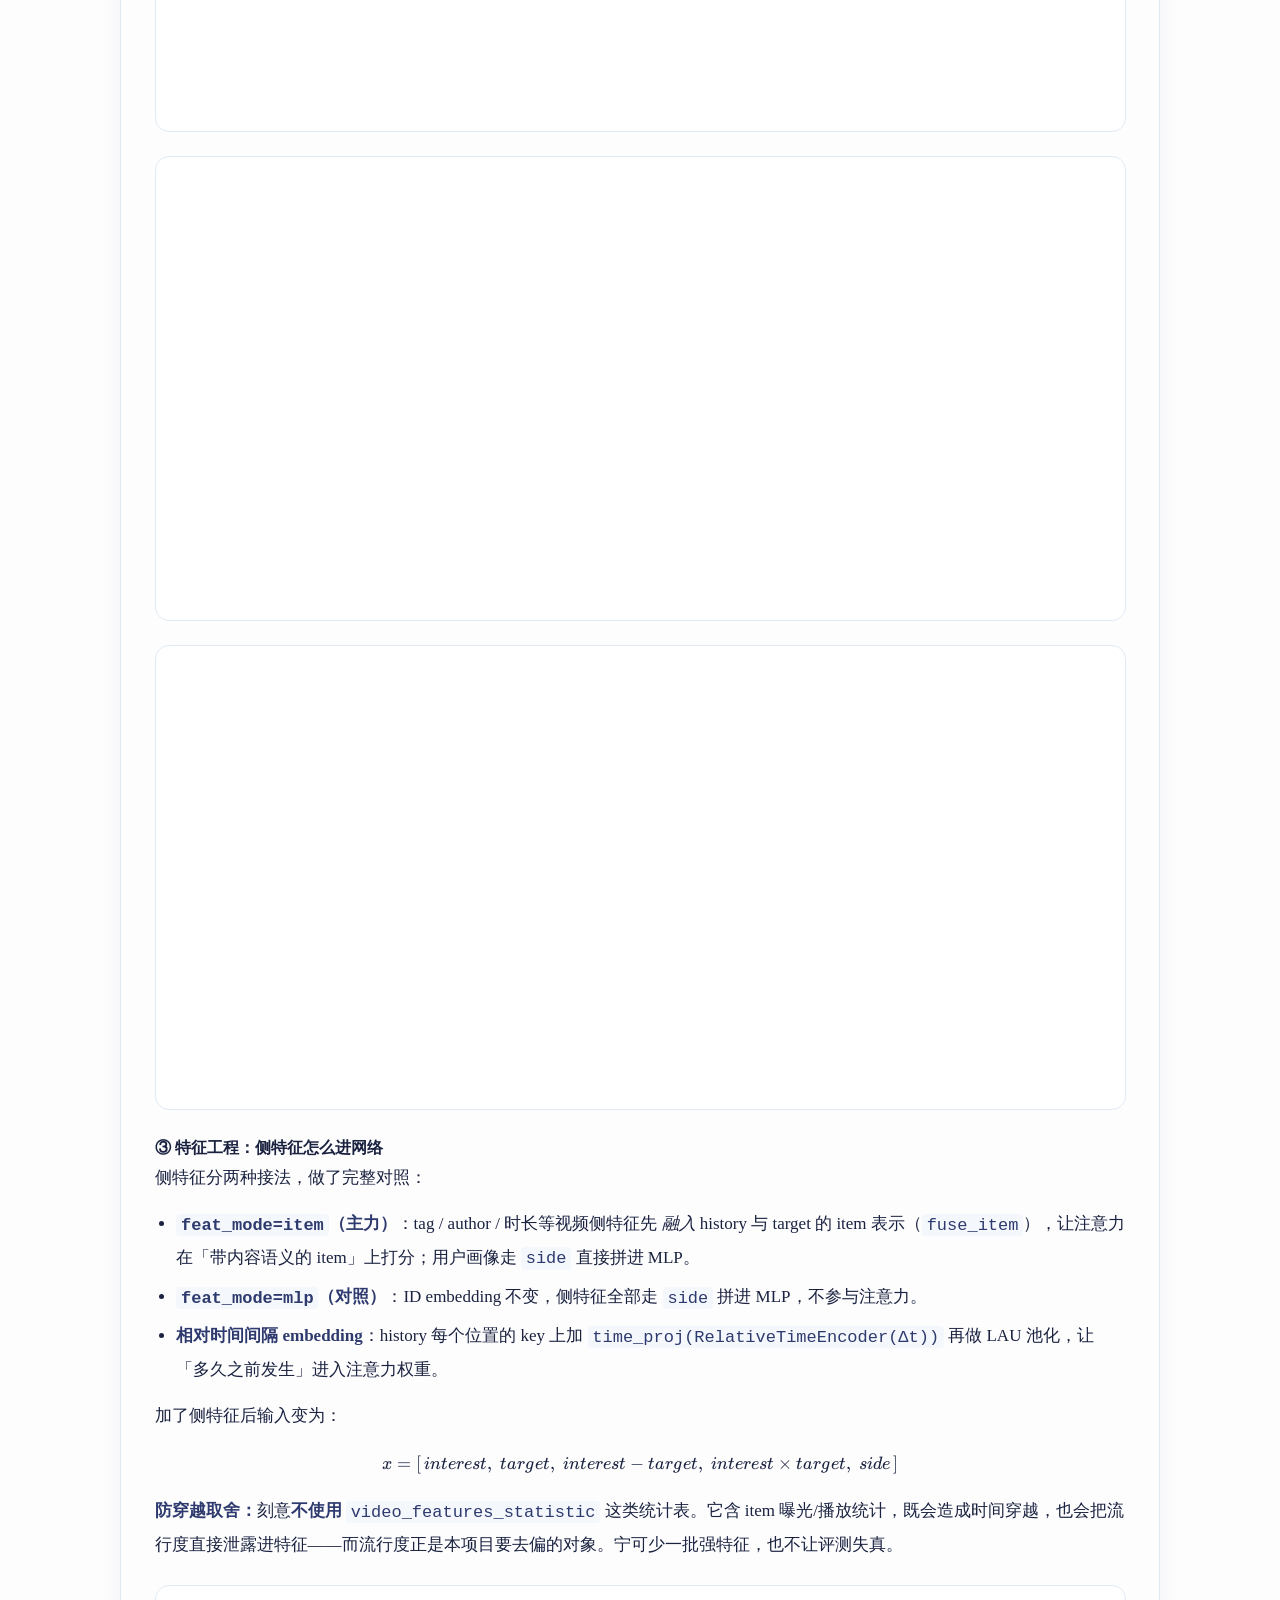
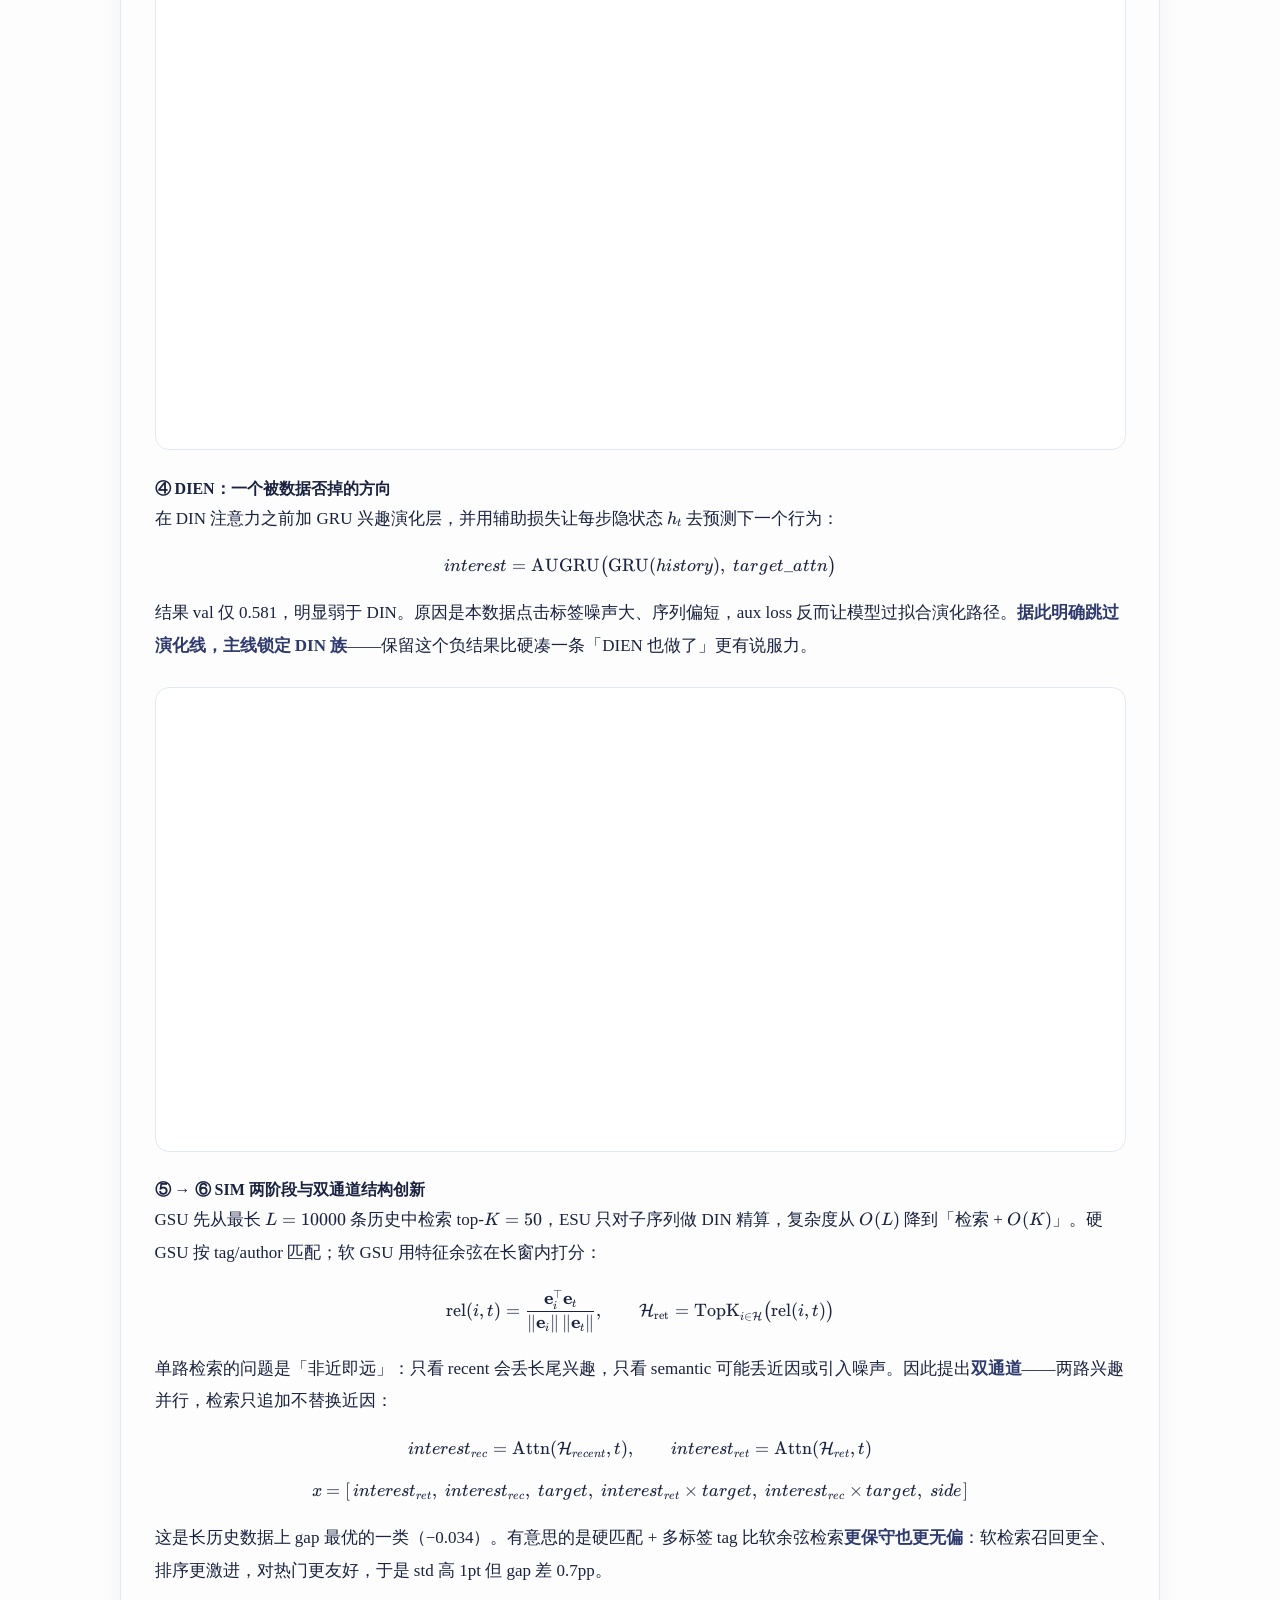
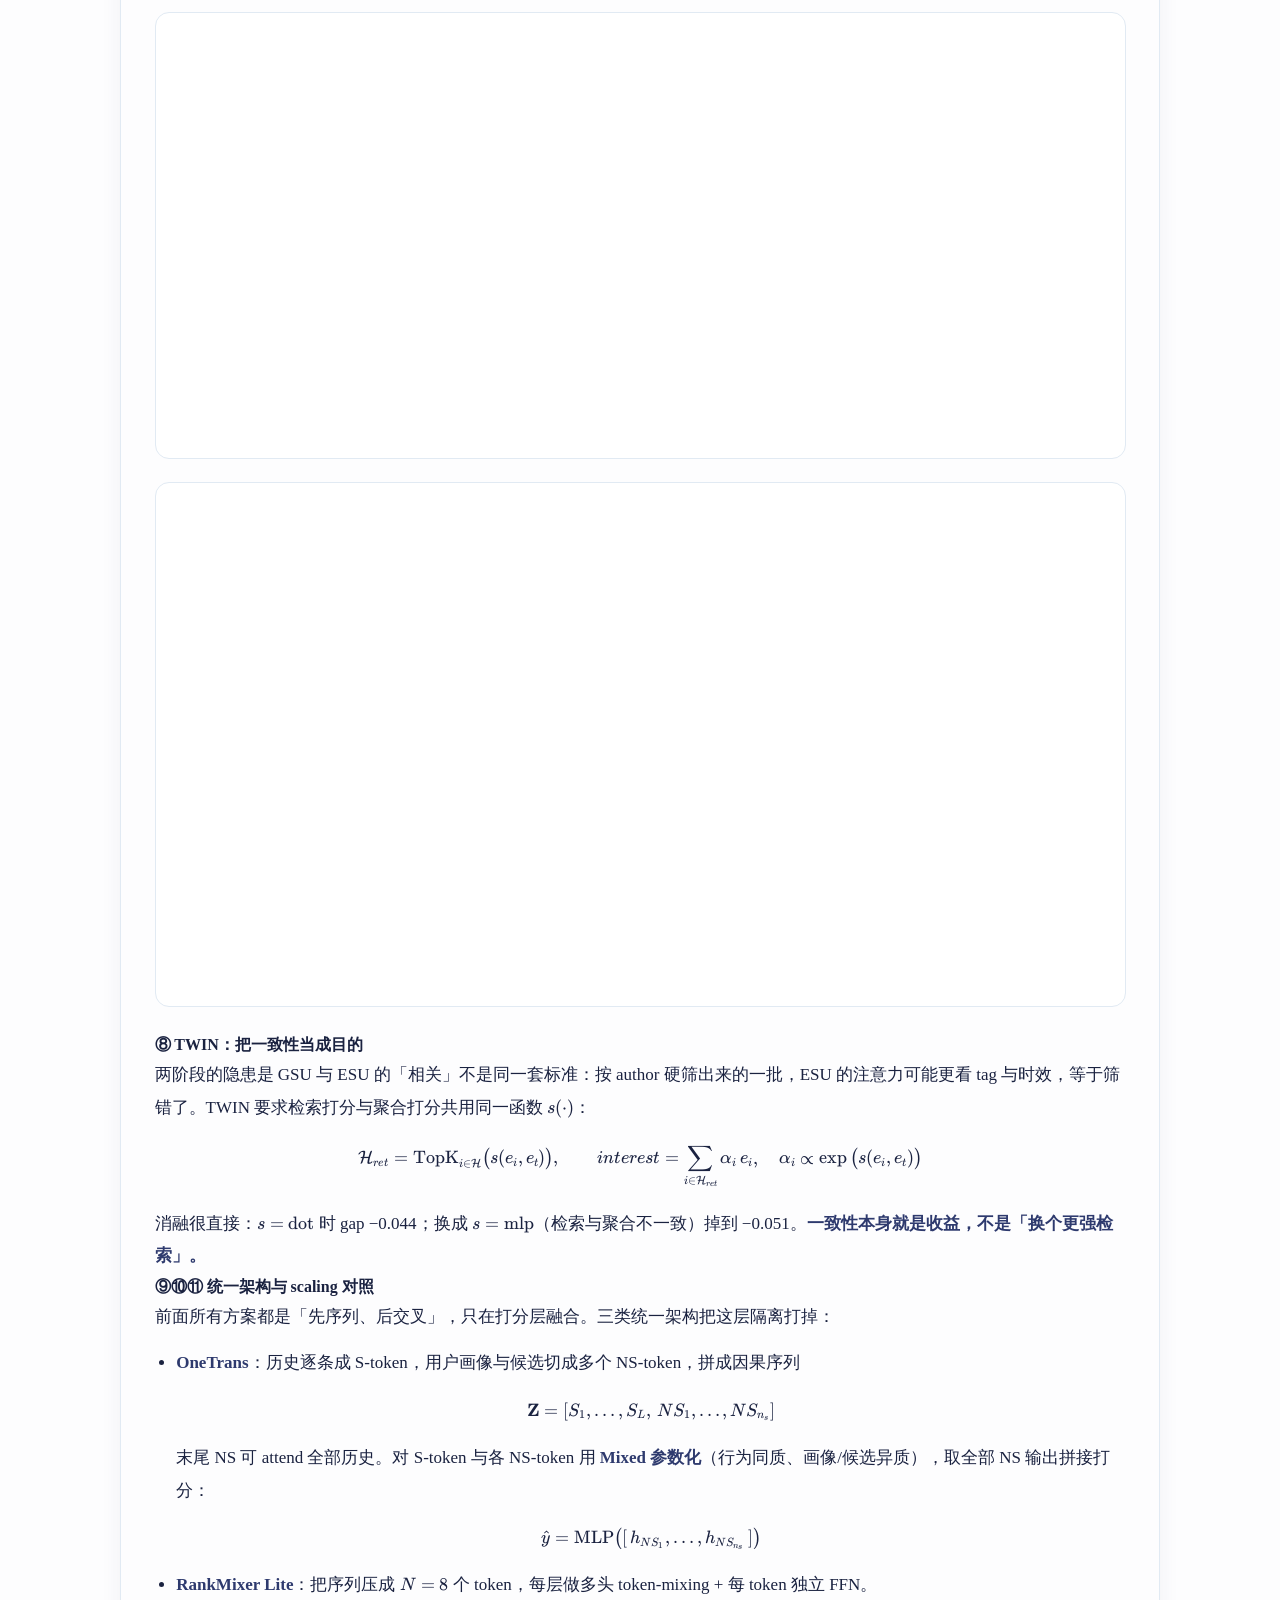
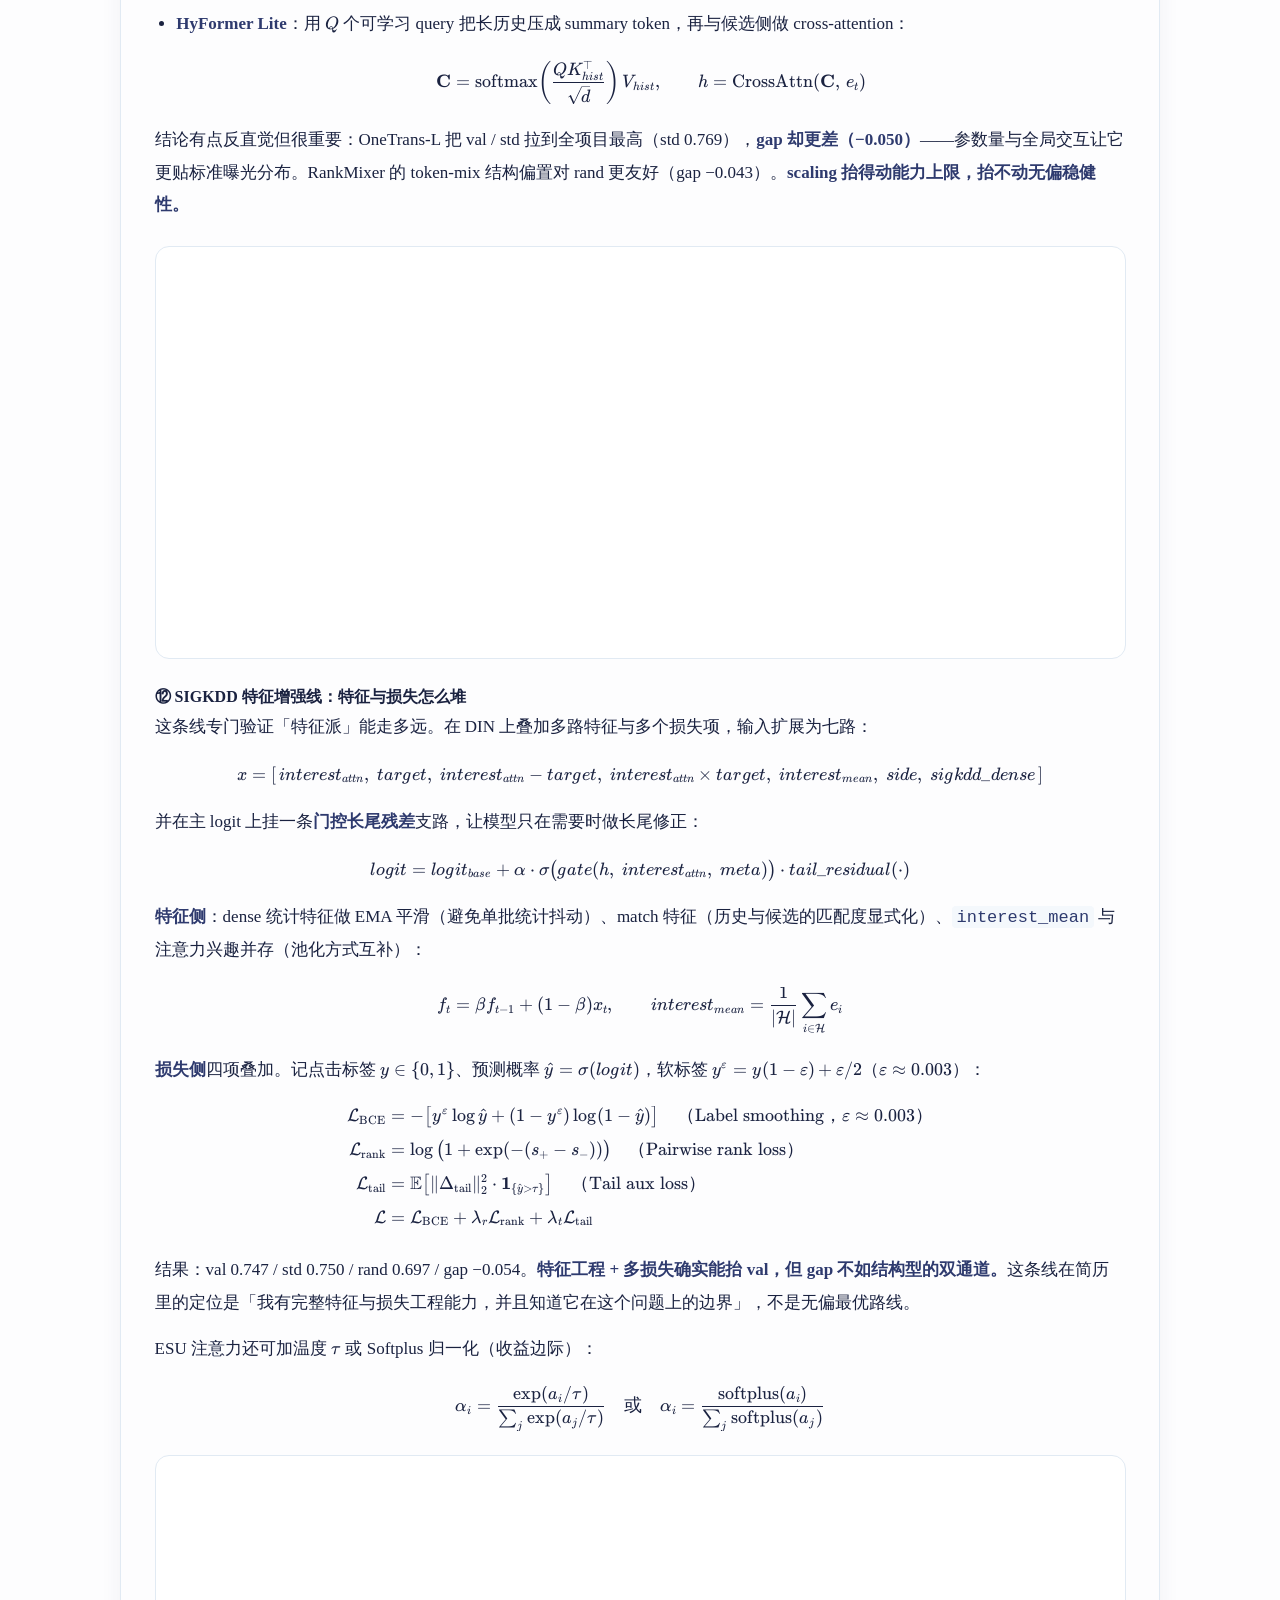
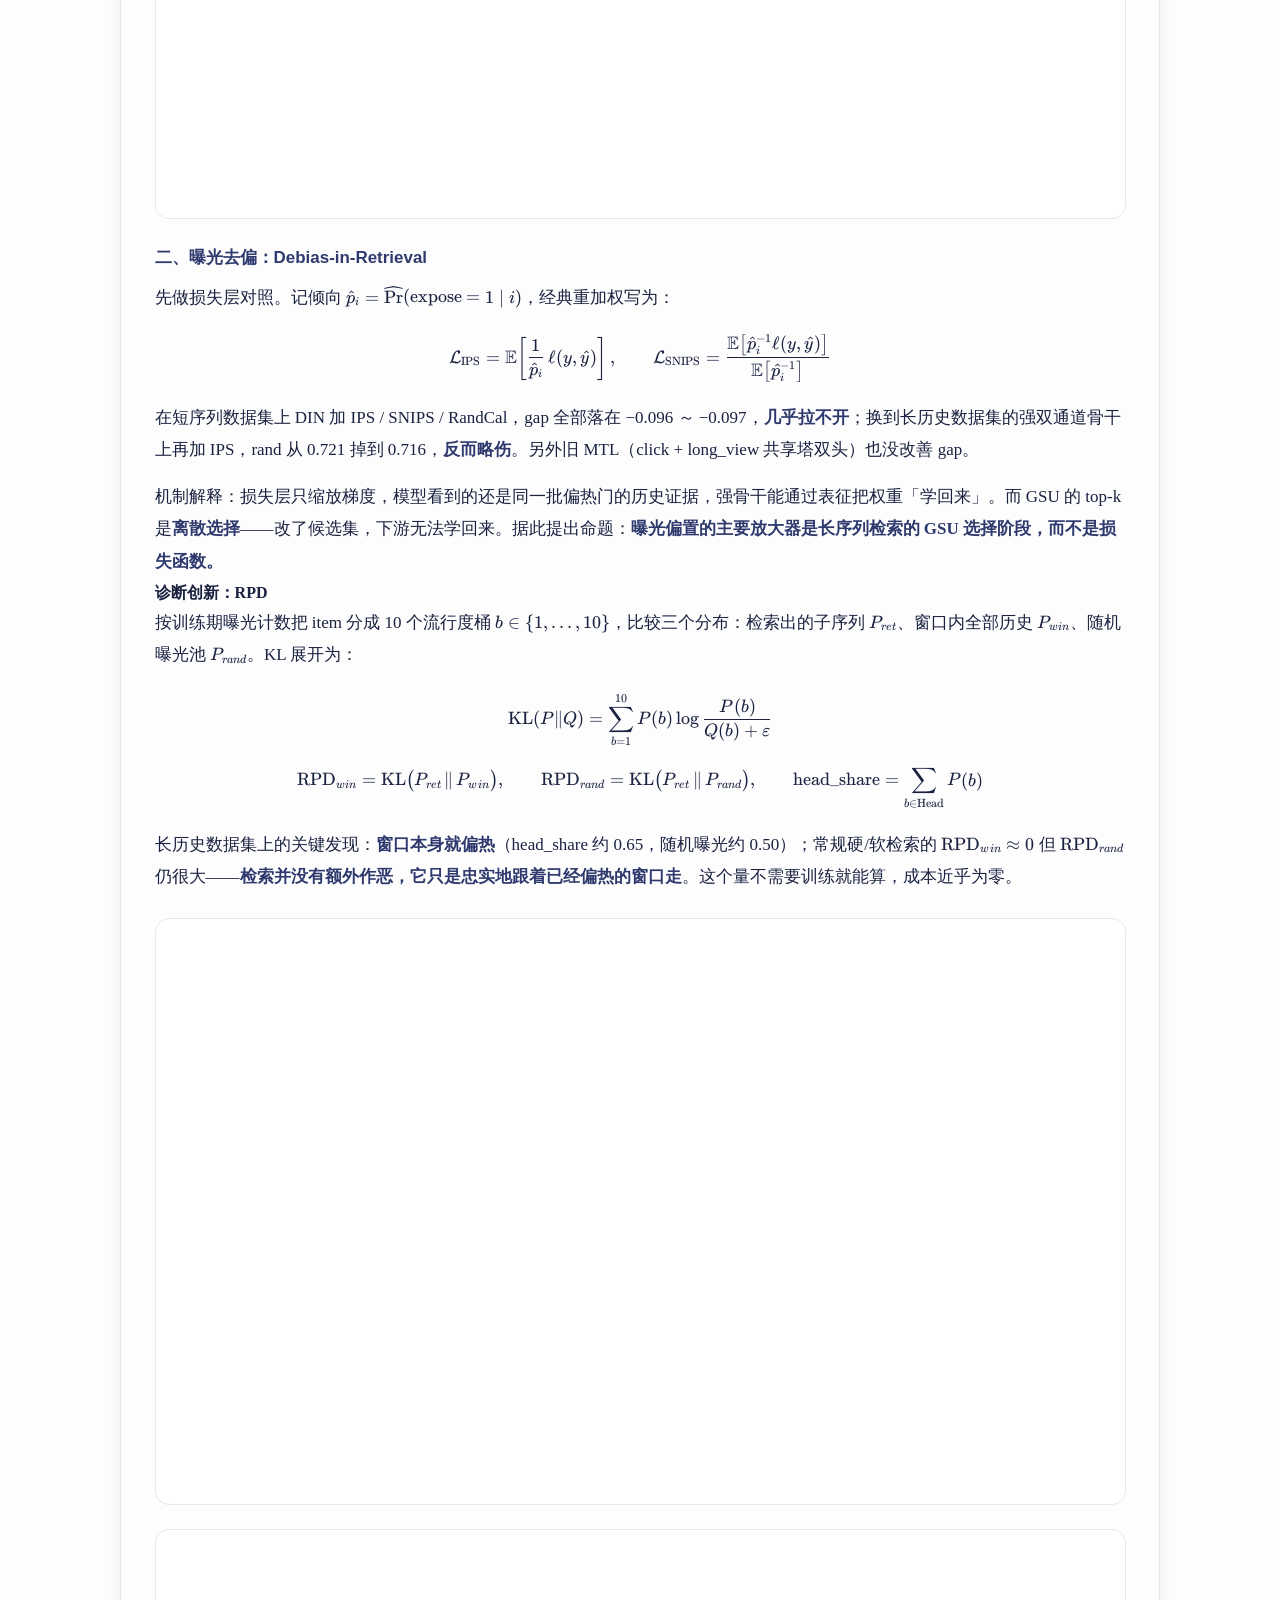
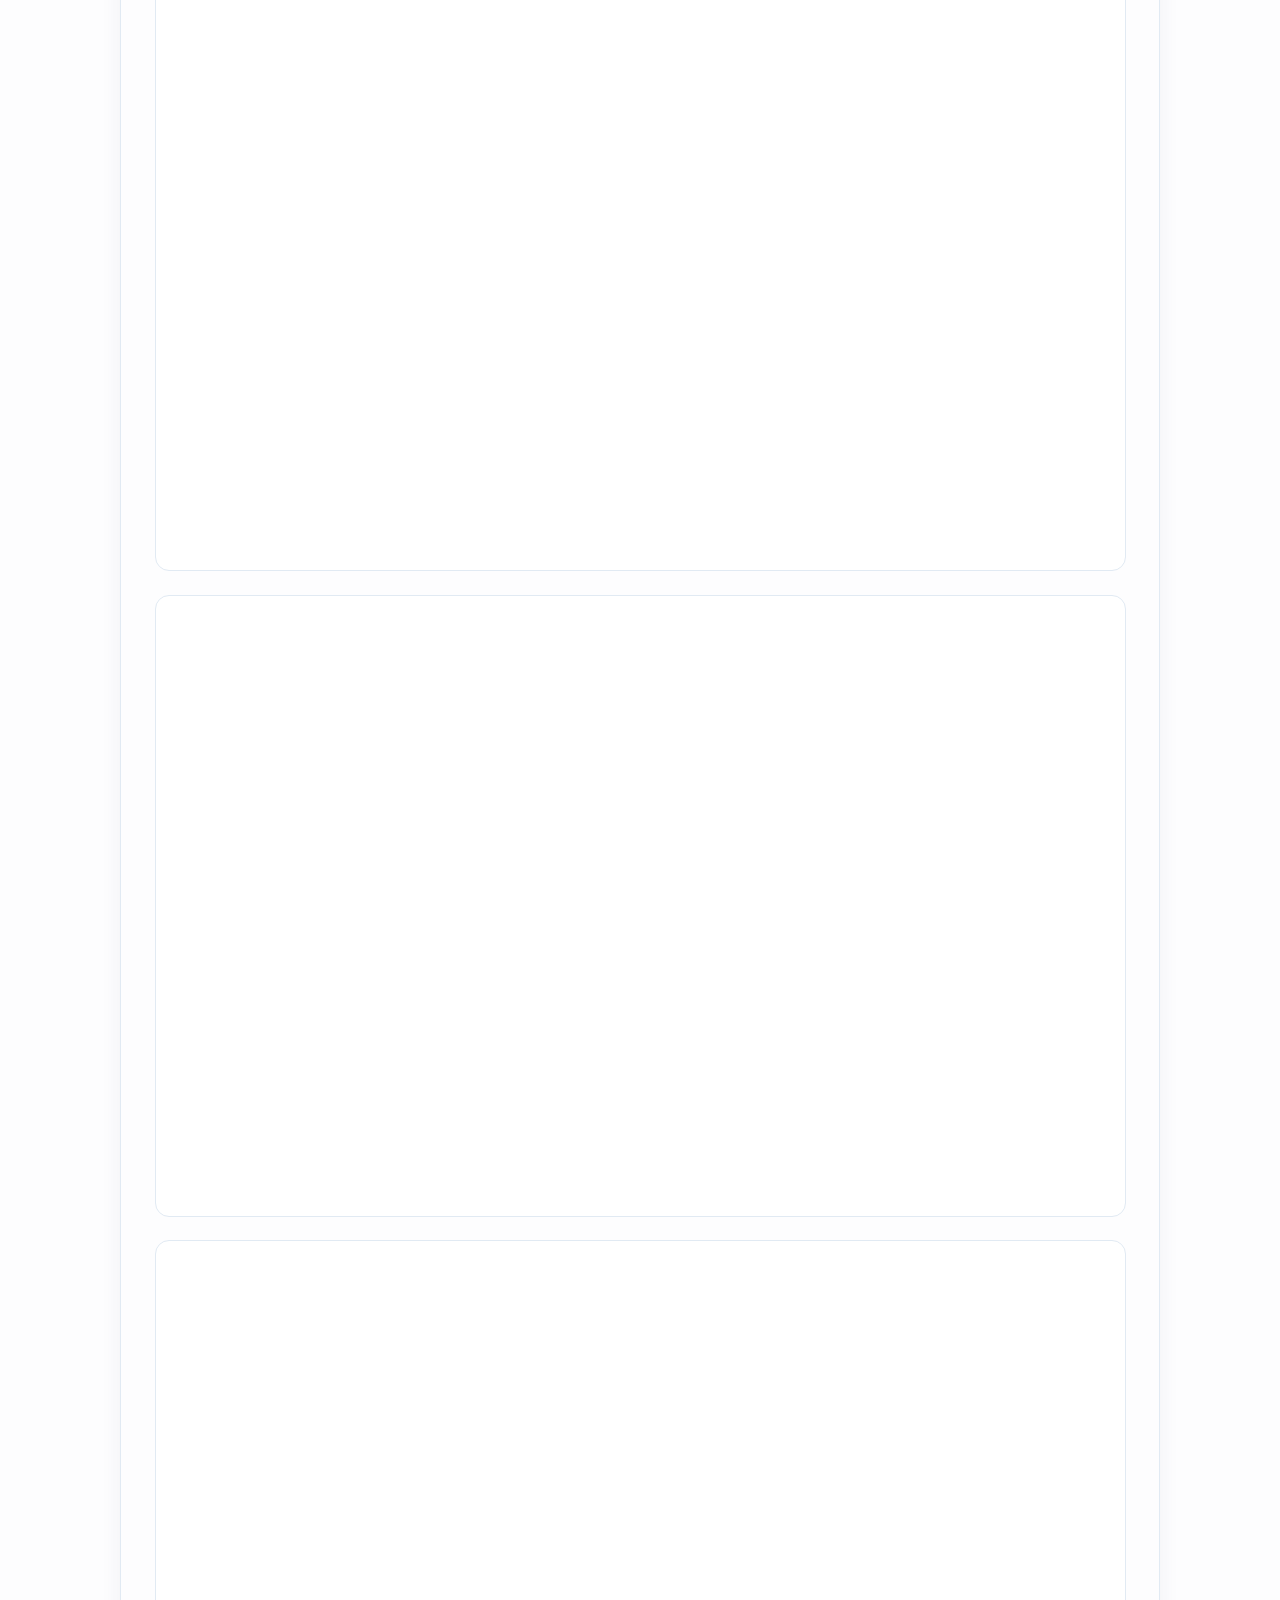
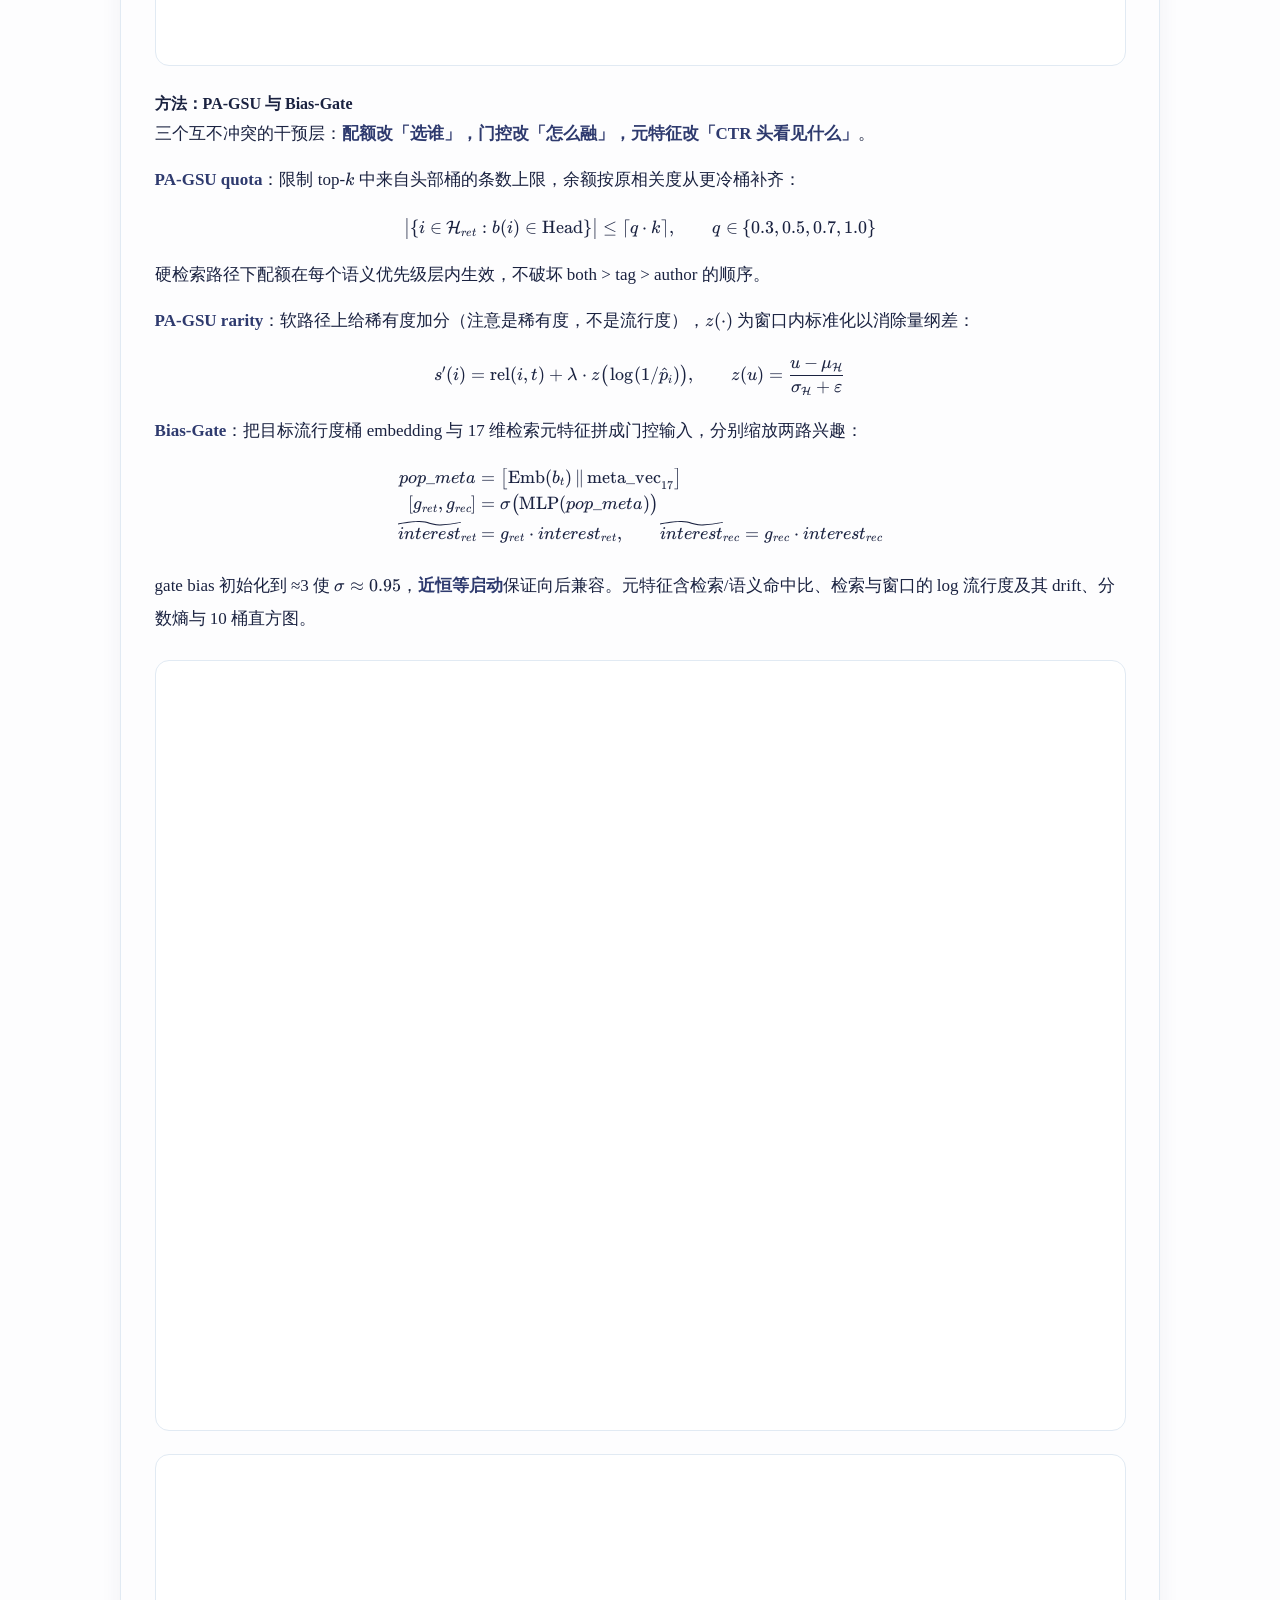
<file: project-kuairand-ctr.html>
<!DOCTYPE html>
<html lang="zh-CN">
<head>
  <meta charset="UTF-8" />
  <meta name="viewport" content="width=device-width, initial-scale=1.0" />
  <title>基于 KuaiRand 的长序列 CTR 建模、曝光去偏与多任务时长预测 · 侯奇瑞</title>
  <meta name="description" content="KuaiRand 三主线：长序列建模（SIM 双通道 / OneTrans）、Debias-in-Retrieval（RPD / PA-GSU / Bias-Gate）、CTR+观看时长 MTL（CREAD / WLL-Norm / Distill-EMD × Shared/MMoE/PLE）。" />
  <link rel="stylesheet" href="style.css" />
  <link rel="stylesheet" href="assets/vendor/katex/katex.min.css" />
  <script defer src="assets/vendor/katex/katex.min.js"></script>
  <script defer src="assets/vendor/katex/auto-render.min.js"></script>
  <script>
    var __mathRendered = false;
    function renderAllMath() {
      if (__mathRendered || !window.renderMathInElement) return;
      __mathRendered = true;
      window.renderMathInElement(document.body, {
        delimiters: [
          { left: "$$", right: "$$", display: true },
          { left: "\\[", right: "\\]", display: true },
          { left: "$", right: "$", display: false },
          { left: "\\(", right: "\\)", display: false }
        ],
        ignoredTags: ["script", "noscript", "style", "textarea", "pre", "code"],
        throwOnError: false
      });
    }
    document.addEventListener("DOMContentLoaded", renderAllMath);
    window.addEventListener("load", renderAllMath);
  </script>
</head>
<body>
  <nav class="nav project-nav"><a href="index.html" class="logo">Qirui Hou.</a><ul><li><a href="index.html#experience">返回实习经历</a></li><li><a href="index.html#projects">全部项目</a></li></ul><button id="themeToggle" aria-label="切换主题">🌙</button></nav>
  <main class="project-library single-project">
    <article class="project-report">
    <header class="report-header">
      <p class="report-kicker">06 · 个人项目 / 独立完成 · 2025.10 – 2025.12</p>
      <h1>基于 KuaiRand 的长序列 CTR 建模、曝光去偏与多任务时长预测</h1>
      <p class="report-summary">三条线同等重要：长序列侧从 SASRec / DIN 做到 SIM 双通道与 OneTrans 等统一架构；去偏侧用 RPD / PA-GSU / Bias-Gate 证明检索层去偏优于纯 IPS；多任务侧系统对比工业时长目标 CREAD / WLL-Norm / Distill-EMD 与 Shared / MMoE / PLE。全程用 KuaiRand 真随机曝光统一报告 test_std / test_rand / gap，时长侧再加 GAUC / XAUC / MAE。</p>
      <dl class="report-metrics">
        <div>
          <dt>双通道 test_rand</dt>
          <dd>0.721</dd>
        </div>
        <div>
          <dt>去偏最佳 |gap|</dt>
          <dd>−0.036</dd>
        </div>
        <div>
          <dt>MTL XAUC（CREAD）</dt>
          <dd>0.624</dd>
        </div>
        <div>
          <dt>MTL MAE（WLL-Norm）</dt>
          <dd>5.4s</dd>
        </div>
      </dl>
    </header>

<h2 id="situation">项目背景｜超长行为用不完，有偏 AUC 又会虚高</h2>
<p>工业 CTR 面临两件同时成立的事：用户行为序列可到万级，对全历史做 attention 算力不可承受；推荐日志本身又带曝光偏置，模型在有偏曝光上拟合得越好，标准流量 AUC 越高，但在随机干预流量上可能更差——只看有偏 AUC 会系统性虚高。</p>
<p>KuaiRand 提供真随机曝光标记 <code>is_rand</code>，因此本项目把评测口径固定为三件套：</p>
<table>
  <thead><tr><th>指标</th><th>含义</th></tr></thead>
  <tbody>
    <tr><td><code>test_std</code></td><td>标准推荐曝光（有偏）</td></tr>
    <tr><td><code>test_rand</code></td><td><code>is_rand=1</code> 随机干预曝光（更接近无偏）</td></tr>
    <tr><td><code>gap = test_rand − test_std</code></td><td><strong>越好 = |gap| 越小（越接近 0）</strong></td></tr>
  </tbody>
</table>
<p>形式化写作：</p>
<p>$$
\mathrm{gap}=\mathrm{AUC}_{rand}-\mathrm{AUC}_{std},\qquad
\mathrm{稳健性目标}=\min\big|\mathrm{gap}\big|
$$</p>
<p>本项目在两个数据集上实验：一个约 2.7 万用户、短序列为主，用于因果与损失去偏；另一个 1000 用户、百万 item、长历史，用于检索与 scaling。倾向估计使用无泄漏的 <code>cal_rand</code> 切分：从随机曝光里单独切校准集，与 holdout 不相交，不进训练、不用点击标签。</p>
<figure>
  <img decoding="async" src="assets/kuairand-lane-distribution.png" alt="两个数据集的指标分布对比" width="1200" height="800" fetchpriority="high" loading="eager">
  <figcaption>图 1 · 两个数据集的指标分布。绝对量级不同，只能在各自数据集内比较。</figcaption>
</figure>

<h2 id="task">项目目标｜长序列利用率、无偏稳健性与时长联合优化并重</h2>
<p>目标不是单刷有偏 AUC，而是在同一裁判下同时回答三个问题：<strong>如何把超长历史真正用起来</strong>，<strong>如何避免「更强匹配更贴热门」</strong>，以及<strong>如何在点击之外把观看时长学准</strong>。三条线互相支撑：长序列负责能力上限，去偏负责无偏站得住，时长 MTL 负责优化目标不止「点不点」还有「看多久」。</p>

<h2 id="action">技术路径｜长序列阶梯 + Debias-in-Retrieval + CTR/时长 MTL</h2>

<h3>一、长序列建模阶梯：从 SASRec 到 HyFormer</h3>
<p>按「能力递进 + 每步都问 gap」的方式逐级搭建，共 12 类骨干。下表是完整阶梯与代表数字：</p>
<table>
  <thead>
    <tr><th>阶段</th><th>模型</th><th>val</th><th>test_std</th><th>test_rand</th><th>gap</th><th>这一步学到什么</th></tr>
  </thead>
  <tbody>
    <tr><td>①</td><td>SASRec（因果自注意力）</td><td>0.631</td><td>0.626</td><td>0.540</td><td>≈0</td><td>短截断 50 容量不足，作基线</td></tr>
    <tr><td>②</td><td>DIN（target-aware LAU）</td><td>0.709</td><td>0.678</td><td>0.574</td><td><strong>−0.104</strong></td><td>std 大涨但 rand 掉更多 → <strong>暴露曝光偏置</strong></td></tr>
    <tr><td>③</td><td>DIN + 侧特征（item 融合）</td><td>0.714</td><td>0.685</td><td>0.585</td><td>−0.100</td><td>tag/author 内容特征稳定增益</td></tr>
    <tr><td>③</td><td>DIN + 侧特征（长历史）</td><td>0.728</td><td>0.732</td><td>0.688</td><td>−0.044</td><td>长历史场景行为稠密，天然更强</td></tr>
    <tr><td>④</td><td>DIEN（GRU 演化 + aux loss）</td><td>0.581</td><td>0.540</td><td>0.537</td><td>−0.003</td><td><strong>负结果</strong>：弱于 DIN，跳过演化线</td></tr>
    <tr><td>⑤</td><td>SIM 硬 GSU（tag+author）</td><td>0.742</td><td>0.741</td><td>0.701</td><td>−0.041</td><td>长窗检索有效；tag 比 author 更关键</td></tr>
    <tr><td>⑥</td><td><strong>SIM 双通道 recent⊕semantic</strong></td><td>0.754</td><td>0.755</td><td><strong>0.721</strong></td><td><strong>−0.034</strong></td><td><strong>近因保底 + 检索补长尾</strong></td></tr>
    <tr><td>⑦</td><td>Soft GSU 双通道（余弦检索）</td><td>0.758</td><td>0.759</td><td>0.718</td><td>−0.041</td><td>软检索抬 std 却伤 gap → <strong>相关 ≠ 无偏</strong></td></tr>
    <tr><td>⑧</td><td>TWIN CP-GSU（dot ESU）</td><td>0.730</td><td>0.732</td><td>0.688</td><td>−0.044</td><td>检索与打分一致性有价值</td></tr>
    <tr><td>⑧</td><td>TWIN（mlp ESU，不一致）</td><td>0.725</td><td>0.725</td><td>0.674</td><td>−0.051</td><td>换头破坏一致性 → 明显更差</td></tr>
    <tr><td>⑨</td><td>OneTrans-L（统一 tokenizer）</td><td>0.766</td><td><strong>0.769</strong></td><td>0.718</td><td>−0.050</td><td><strong>最高 std</strong>，但更贴有偏分布</td></tr>
    <tr><td>⑩</td><td>RankMixer-L（token-mix）</td><td>0.757</td><td>0.760</td><td>0.717</td><td>−0.043</td><td>depth 有收益，gap 好于 OneTrans</td></tr>
    <tr><td>⑪</td><td>HyFormer-L（query 压缩）</td><td>0.757</td><td>0.760</td><td>0.713</td><td>−0.047</td><td>历史压缩折中方案</td></tr>
    <tr><td>⑫</td><td>SIGKDD DIN 特征增强</td><td>0.747</td><td>0.750</td><td>0.697</td><td>−0.054</td><td>特征 + 多 loss 抬 val，gap 不如结构型</td></tr>
  </tbody>
</table>
<figure>
  <img decoding="async" loading="lazy" src="assets/kuairand-metric-heatmap.png" alt="全部实验的指标热力图" width="1200" height="900">
  <figcaption>图 2 · 全实验指标热力图。可以直接看到 val / std 与 rand / gap 并不同向——这正是本项目双主线的动机。</figcaption>
</figure>

<h4>① → ② 从序列编码器到 target-aware</h4>
<p>SASRec 用因果自注意力取最后位置作用户向量做 next-item，与 target 无关；DIN 改成用候选 item 对历史做 Local Activation Unit 注意力池化，再四路拼接进 MLP：</p>
<p>$$
\alpha_i=\frac{\exp\big(a(e_i,e_t)\big)}{\sum_j \exp\big(a(e_j,e_t)\big)},\qquad
interest=\sum_i \alpha_i e_i
$$</p>
<p>$$
x=[\,interest,\ target,\ interest-target,\ interest\times target\,]
$$</p>
<p>差分与乘积项显式提供「兴趣与候选的距离/交互」，是 DIN 相对纯池化的关键。代价是要对全历史算 attention，序列到几千上万就不可行——这直接引出 SIM。</p>
<figure>
  <img decoding="async" loading="lazy" src="assets/kuairand-din-training-curves.png" alt="DIN 训练曲线" width="1200" height="800">
  <figcaption>图 3 · DIN 训练曲线。val 稳步上升，但下一张图显示 std 与 rand 的差距同时被放大。</figcaption>
</figure>
<figure>
  <img decoding="async" loading="lazy" src="assets/kuairand-din-std-vs-rand.png" alt="DIN 的 test_std 与 test_rand 对比" width="1200" height="800">
  <figcaption>图 4 · DIN 的 std vs rand（gap −0.104）。target-aware 越强越会追热门，这是整个去偏主线的起点。</figcaption>
</figure>
<figure>
  <img decoding="async" loading="lazy" src="assets/kuairand-sasrec-std-vs-rand.png" alt="SASRec 的 test_std 与 test_rand 对比" width="1200" height="800">
  <figcaption>图 5 · SASRec 作为基线。绝对值低，但 gap 反而小——说明「弱模型偏置也小」，不能只用 gap 单指标选模型。</figcaption>
</figure>

<h4>③ 特征工程：侧特征怎么进网络</h4>
<p>侧特征分两种接法，做了完整对照：</p>
<ul>
  <li><strong><code>feat_mode=item</code>（主力）</strong>：tag / author / 时长等视频侧特征先 <em>融入</em> history 与 target 的 item 表示（<code>fuse_item</code>），让注意力在「带内容语义的 item」上打分；用户画像走 <code>side</code> 直接拼进 MLP。</li>
  <li><strong><code>feat_mode=mlp</code>（对照）</strong>：ID embedding 不变，侧特征全部走 <code>side</code> 拼进 MLP，不参与注意力。</li>
  <li><strong>相对时间间隔 embedding</strong>：history 每个位置的 key 上加 <code>time_proj(RelativeTimeEncoder(Δt))</code> 再做 LAU 池化，让「多久之前发生」进入注意力权重。</li>
</ul>
<p>加了侧特征后输入变为：</p>
<p>$$
x=[\,interest,\ target,\ interest-target,\ interest\times target,\ side\,]
$$</p>
<p><strong>防穿越取舍：</strong>刻意<strong>不使用</strong> <code>video_features_statistic</code> 这类统计表。它含 item 曝光/播放统计，既会造成时间穿越，也会把流行度直接泄露进特征——而流行度正是本项目要去偏的对象。宁可少一批强特征，也不让评测失真。</p>
<figure>
  <img decoding="async" loading="lazy" src="assets/kuairand-din-feat-std-vs-rand.png" alt="DIN + 侧特征的 std 与 rand 对比" width="1200" height="800">
  <figcaption>图 6 · DIN + 侧特征。内容特征把两条曲线整体抬升，说明 ID embedding 之外的语义确实有信息量。</figcaption>
</figure>

<h4>④ DIEN：一个被数据否掉的方向</h4>
<p>在 DIN 注意力之前加 GRU 兴趣演化层，并用辅助损失让每步隐状态 \(h_t\) 去预测下一个行为：</p>
<p>$$
interest=\mathrm{AUGRU}\big(\mathrm{GRU}(history),\ target\_attn\big)
$$</p>
<p>结果 val 仅 0.581，明显弱于 DIN。原因是本数据点击标签噪声大、序列偏短，aux loss 反而让模型过拟合演化路径。<strong>据此明确跳过演化线，主线锁定 DIN 族</strong>——保留这个负结果比硬凑一条「DIEN 也做了」更有说服力。</p>
<figure>
  <img decoding="async" loading="lazy" src="assets/kuairand-dien-std-vs-rand.png" alt="DIEN 的 test_std 与 test_rand 对比" width="1200" height="800">
  <figcaption>图 7 · DIEN 的 std vs rand。两条曲线都塌到 0.54 附近，gap 看似很小其实是「模型没学到东西」——这类假优秀必须靠绝对值一起判断。</figcaption>
</figure>

<h4>⑤ → ⑥ SIM 两阶段与双通道结构创新</h4>
<p>GSU 先从最长 \(L=10000\) 条历史中检索 top-\(K=50\)，ESU 只对子序列做 DIN 精算，复杂度从 \(O(L)\) 降到「检索 + \(O(K)\)」。硬 GSU 按 tag/author 匹配；软 GSU 用特征余弦在长窗内打分：</p>
<p>$$
\mathrm{rel}(i,t)=\frac{\mathbf{e}_i^\top\mathbf{e}_t}{\|\mathbf{e}_i\|\,\|\mathbf{e}_t\|},\qquad
\mathcal{H}_{\mathrm{ret}}=\mathrm{TopK}_{i\in\mathcal{H}}\big(\mathrm{rel}(i,t)\big)
$$</p>
<p>单路检索的问题是「非近即远」：只看 recent 会丢长尾兴趣，只看 semantic 可能丢近因或引入噪声。因此提出<strong>双通道</strong>——两路兴趣并行，检索只追加不替换近因：</p>
<p>$$
interest_{rec}=\mathrm{Attn}(\mathcal{H}_{recent},t),\qquad
interest_{ret}=\mathrm{Attn}(\mathcal{H}_{ret},t)
$$</p>
<p>$$
x=[\,interest_{ret},\ interest_{rec},\ target,\ interest_{ret}\times target,\ interest_{rec}\times target,\ side\,]
$$</p>
<p>这是长历史数据上 gap 最优的一类（−0.034）。有意思的是硬匹配 + 多标签 tag 比软余弦检索<strong>更保守也更无偏</strong>：软检索召回更全、排序更激进，对热门更友好，于是 std 高 1pt 但 gap 差 0.7pp。</p>
<figure>
  <img decoding="async" loading="lazy" src="assets/kuairand-auc-by-histlen.png" alt="按历史长度切片的 AUC" width="1200" height="800">
  <figcaption>图 8 · 按历史长度切片 AUC。长序列收益集中在中长桶，这是「检索有没有真的用上长历史」最直接的证据。</figcaption>
</figure>
<figure>
  <img decoding="async" loading="lazy" src="assets/kuairand-auc-by-pop-bucket.png" alt="按流行度桶切片的 AUC" width="1200" height="800">
  <figcaption>图 9 · 按流行度桶切片 AUC。头部与长尾桶表现差异，解释了为什么单看整体 AUC 会掩盖偏置问题。</figcaption>
</figure>

<h4>⑧ TWIN：把一致性当成目的</h4>
<p>两阶段的隐患是 GSU 与 ESU 的「相关」不是同一套标准：按 author 硬筛出来的一批，ESU 的注意力可能更看 tag 与时效，等于筛错了。TWIN 要求检索打分与聚合打分共用同一函数 \(s(\cdot)\)：</p>
<p>$$
\mathcal{H}_{ret}=\mathrm{TopK}_{i\in\mathcal{H}}\big(s(e_i,e_t)\big),\qquad
interest=\sum_{i\in\mathcal{H}_{ret}}\alpha_i\,e_i,\quad
\alpha_i\propto\exp\big(s(e_i,e_t)\big)
$$</p>
<p>消融很直接：\(s=\mathrm{dot}\) 时 gap −0.044；换成 \(s=\mathrm{mlp}\)（检索与聚合不一致）掉到 −0.051。<strong>一致性本身就是收益，不是「换个更强检索」。</strong></p>

<h4>⑨⑩⑪ 统一架构与 scaling 对照</h4>
<p>前面所有方案都是「先序列、后交叉」，只在打分层融合。三类统一架构把这层隔离打掉：</p>
<ul>
  <li><strong>OneTrans</strong>：历史逐条成 S-token，用户画像与候选切成多个 NS-token，拼成因果序列
    $$
    \mathbf{Z}=[S_1,\ldots,S_L,\,NS_1,\ldots,NS_{n_s}]
    $$
    末尾 NS 可 attend 全部历史。对 S-token 与各 NS-token 用 <strong>Mixed 参数化</strong>（行为同质、画像/候选异质），取全部 NS 输出拼接打分：
    $$
    \hat y=\mathrm{MLP}\big([\,h_{NS_1},\ldots,h_{NS_{n_s}}\,]\big)
    $$
  </li>
  <li><strong>RankMixer Lite</strong>：把序列压成 \(N=8\) 个 token，每层做多头 token-mixing + 每 token 独立 FFN。</li>
  <li><strong>HyFormer Lite</strong>：用 \(Q\) 个可学习 query 把长历史压成 summary token，再与候选侧做 cross-attention：
    $$
    \mathbf{C}=\mathrm{softmax}\!\left(\frac{Q K_{hist}^\top}{\sqrt{d}}\right)V_{hist},\qquad
    h=\mathrm{CrossAttn}(\mathbf{C},\,e_t)
    $$
  </li>
</ul>
<p>结论有点反直觉但很重要：OneTrans-L 把 val / std 拉到全项目最高（std 0.769），<strong>gap 却更差（−0.050）</strong>——参数量与全局交互让它更贴标准曝光分布。RankMixer 的 token-mix 结构偏置对 rand 更友好（gap −0.043）。<strong>scaling 抬得动能力上限，抬不动无偏稳健性。</strong></p>
<figure>
  <img decoding="async" loading="lazy" src="assets/kuairand-training-curves.png" alt="多实验训练曲线对比" width="1200" height="800">
  <figcaption>图 10 · 训练曲线对比。统一架构收敛更快、val 更高，但这份「更强」并没有转化成 gap 上的优势。</figcaption>
</figure>

<h4>⑫ SIGKDD 特征增强线：特征与损失怎么堆</h4>
<p>这条线专门验证「特征派」能走多远。在 DIN 上叠加多路特征与多个损失项，输入扩展为七路：</p>
<p>$$
x=[\,interest_{attn},\ target,\ interest_{attn}-target,\ interest_{attn}\times target,\ interest_{mean},\ side,\ sigkdd\_dense\,]
$$</p>
<p>并在主 logit 上挂一条<strong>门控长尾残差</strong>支路，让模型只在需要时做长尾修正：</p>
<p>$$
logit=logit_{base}+\alpha\cdot\sigma\big(gate(h,\ interest_{attn},\ meta)\big)\cdot tail\_residual(\cdot)
$$</p>
<p><strong>特征侧</strong>：dense 统计特征做 EMA 平滑（避免单批统计抖动）、match 特征（历史与候选的匹配度显式化）、<code>interest_mean</code> 与注意力兴趣并存（池化方式互补）：</p>
<p>$$
f_t=\beta f_{t-1}+(1-\beta)x_t,\qquad
interest_{mean}=\frac{1}{|\mathcal{H}|}\sum_{i\in\mathcal{H}}e_i
$$</p>
<p><strong>损失侧</strong>四项叠加。记点击标签 \(y\in\{0,1\}\)、预测概率 \(\hat y=\sigma(logit)\)，软标签 \(y^\varepsilon=y(1-\varepsilon)+\varepsilon/2\)（\(\varepsilon\approx 0.003\)）：</p>
<p>$$
\begin{aligned}
\mathcal{L}_{\mathrm{BCE}}
&= -\big[y^\varepsilon\log\hat y+(1-y^\varepsilon)\log(1-\hat y)\big]
\quad\text{（Label smoothing，}\varepsilon\approx 0.003\text{）} \\[4pt]
\mathcal{L}_{\mathrm{rank}}
&= \log\big(1+\exp(-(s_+-s_-))\big)
\quad\text{（Pairwise rank loss）} \\[4pt]
\mathcal{L}_{\mathrm{tail}}
&= \mathbb{E}\big[\|\Delta_{\mathrm{tail}}\|_2^2\cdot\mathbf{1}_{\{\hat y>\tau\}}\big]
\quad\text{（Tail aux loss）} \\[4pt]
\mathcal{L}
&= \mathcal{L}_{\mathrm{BCE}}+\lambda_r\mathcal{L}_{\mathrm{rank}}+\lambda_t\mathcal{L}_{\mathrm{tail}}
\end{aligned}
$$</p>
<p>结果：val 0.747 / std 0.750 / rand 0.697 / gap −0.054。<strong>特征工程 + 多损失确实能抬 val，但 gap 不如结构型的双通道。</strong>这条线在简历里的定位是「我有完整特征与损失工程能力，并且知道它在这个问题上的边界」，不是无偏最优路线。</p>
<p>ESU 注意力还可加温度 \(\tau\) 或 Softplus 归一化（收益边际）：</p>
<p>$$
\alpha_i=\frac{\exp(a_i/\tau)}{\sum_j\exp(a_j/\tau)}
\quad\text{或}\quad
\alpha_i=\frac{\mathrm{softplus}(a_i)}{\sum_j\mathrm{softplus}(a_j)}
$$</p>
<figure>
  <img decoding="async" loading="lazy" src="assets/kuairand-attn-temp-sweep.png" alt="注意力温度与 Softplus 归一化扫参" width="1200" height="800">
  <figcaption>图 11 · 注意力温度 τ / Softplus 归一化扫参。属于收益边际的 trick——试过、量化过、诚实说明收益有限。</figcaption>
</figure>

<h3>二、曝光去偏：Debias-in-Retrieval</h3>
<p>先做损失层对照。记倾向 \(\hat p_i=\widehat{\Pr}(\mathrm{expose}=1\mid i)\)，经典重加权写为：</p>
<p>$$
\mathcal{L}_{\mathrm{IPS}}=\mathbb{E}\!\left[\frac{1}{\hat p_i}\,\ell(y,\hat y)\right],\qquad
\mathcal{L}_{\mathrm{SNIPS}}=\frac{\mathbb{E}\!\left[\hat p_i^{-1}\ell(y,\hat y)\right]}{\mathbb{E}\!\left[\hat p_i^{-1}\right]}
$$</p>
<p>在短序列数据集上 DIN 加 IPS / SNIPS / RandCal，gap 全部落在 −0.096 ～ −0.097，<strong>几乎拉不开</strong>；换到长历史数据集的强双通道骨干上再加 IPS，rand 从 0.721 掉到 0.716，<strong>反而略伤</strong>。另外旧 MTL（click + long_view 共享塔双头）也没改善 gap。</p>
<p>机制解释：损失层只缩放梯度，模型看到的还是同一批偏热门的历史证据，强骨干能通过表征把权重「学回来」。而 GSU 的 top-k 是<strong>离散选择</strong>——改了候选集，下游无法学回来。据此提出命题：<strong>曝光偏置的主要放大器是长序列检索的 GSU 选择阶段，而不是损失函数。</strong></p>

<h4>诊断创新：RPD</h4>
<p>按训练期曝光计数把 item 分成 10 个流行度桶 \(b\in\{1,\ldots,10\}\)，比较三个分布：检索出的子序列 \(P_{ret}\)、窗口内全部历史 \(P_{win}\)、随机曝光池 \(P_{rand}\)。KL 展开为：</p>
<p>$$
\mathrm{KL}(P\|Q)=\sum_{b=1}^{10} P(b)\log\frac{P(b)}{Q(b)+\varepsilon}
$$</p>
<p>$$
\mathrm{RPD}_{win}=\mathrm{KL}\big(P_{ret}\,\|\,P_{win}\big),\qquad
\mathrm{RPD}_{rand}=\mathrm{KL}\big(P_{ret}\,\|\,P_{rand}\big),\qquad
\mathrm{head\_share}=\sum_{b\in\mathrm{Head}}P(b)
$$</p>
<p>长历史数据集上的关键发现：<strong>窗口本身就偏热</strong>（head_share 约 0.65，随机曝光约 0.50）；常规硬/软检索的 \(\mathrm{RPD}_{win}\approx 0\) 但 \(\mathrm{RPD}_{rand}\) 仍很大——<strong>检索并没有额外作恶，它只是忠实地跟着已经偏热的窗口走</strong>。这个量不需要训练就能算，成本近乎为零。</p>
<figure>
  <img decoding="async" loading="lazy" src="assets/kuairand-pop-distributions-1k.png" alt="检索、窗口与随机曝光的流行度分布对比" width="1200" height="800">
  <figcaption>图 12 · 三个流行度分布对比。检索分布贴着窗口分布，而两者都明显比随机曝光更偏头部。</figcaption>
</figure>
<figure>
  <img decoding="async" loading="lazy" src="assets/kuairand-rpd-bars-1k.png" alt="RPD 诊断柱状图" width="1200" height="800">
  <figcaption>图 13 · RPD 柱状图。配额温和降温；稀有度加分过激，直接把分布拧断。</figcaption>
</figure>
<figure>
  <img decoding="async" loading="lazy" src="assets/kuairand-head-share.png" alt="头部热门占比对比" width="1200" height="800">
  <figcaption>图 14 · 头部占比。最直观的一张：窗口与检索的 head_share 都高于随机曝光。</figcaption>
</figure>
<figure>
  <img decoding="async" loading="lazy" src="assets/kuairand-rpd-by-histlen.png" alt="按历史长度切片的 RPD" width="1200" height="800">
  <figcaption>图 15 · RPD 按历史长度切片。长历史用户的检索漂移模式与短历史不同，呼应图 8 的长度切片结论。</figcaption>
</figure>

<h4>方法：PA-GSU 与 Bias-Gate</h4>
<p>三个互不冲突的干预层：<strong>配额改「选谁」，门控改「怎么融」，元特征改「CTR 头看见什么」</strong>。</p>
<p><strong>PA-GSU quota</strong>：限制 top-\(k\) 中来自头部桶的条数上限，余额按原相关度从更冷桶补齐：</p>
<p>$$
\big|\{i\in\mathcal{H}_{ret}: b(i)\in\mathrm{Head}\}\big|\le\lceil q\cdot k\rceil,\qquad q\in\{0.3,0.5,0.7,1.0\}
$$</p>
<p>硬检索路径下配额在每个语义优先级层内生效，不破坏 both &gt; tag &gt; author 的顺序。</p>
<p><strong>PA-GSU rarity</strong>：软路径上给稀有度加分（注意是稀有度，不是流行度），\(z(\cdot)\) 为窗口内标准化以消除量纲差：</p>
<p>$$
s'(i)=\mathrm{rel}(i,t)+\lambda\cdot z\big(\log(1/\hat p_i)\big),\qquad
z(u)=\frac{u-\mu_{\mathcal{H}}}{\sigma_{\mathcal{H}}+\varepsilon}
$$</p>
<p><strong>Bias-Gate</strong>：把目标流行度桶 embedding 与 17 维检索元特征拼成门控输入，分别缩放两路兴趣：</p>
<p>$$
\begin{aligned}
pop\_meta &= \big[\mathrm{Emb}(b_t)\,\|\,\mathrm{meta\_vec}_{17}\big] \\
[g_{ret},g_{rec}] &= \sigma\big(\mathrm{MLP}(pop\_meta)\big) \\
\widetilde{interest}_{ret} &= g_{ret}\cdot interest_{ret},\qquad
\widetilde{interest}_{rec}=g_{rec}\cdot interest_{rec}
\end{aligned}
$$</p>
<p>gate bias 初始化到 ≈3 使 \(\sigma\approx 0.95\)，<strong>近恒等启动</strong>保证向后兼容。元特征含检索/语义命中比、检索与窗口的 log 流行度及其 drift、分数熵与 10 桶直方图。</p>
<figure>
  <img decoding="async" loading="lazy" src="assets/kuairand-bias-gate-arch.png" alt="Bias-Gated Fusion 模型架构图" width="1200" height="800">
  <figcaption>图 16 · 模型架构总览。三路兴趣通道（Recent Top-K / Soft GSU / Hard GSU）经 Bias-Gated Fusion 门控融合后送入 CTR 预测头。</figcaption>
</figure>
<figure>
  <img decoding="async" loading="lazy" src="assets/kuairand-quota-sweep.png" alt="配额 q 扫参" width="1200" height="800">
  <figcaption>图 17 · 配额 q 扫参。q 从 1.0 收到 0.3，gap 单调略好（约 0.2pp）——旋钮有效但不是银弹。</figcaption>
</figure>
<figure>
  <img decoding="async" loading="lazy" src="assets/kuairand-lambda-sweep.png" alt="稀有度 λ 扫参" width="1200" height="800">
  <figcaption>图 18 · 稀有度 λ 扫参。λ 拧大能改分布，但 gap 并不同步变好，与图 13 的 RPD 预警一致。</figcaption>
</figure>
<figure>
  <img decoding="async" loading="lazy" src="assets/kuairand-gate-vs-pop.png" alt="Bias-Gate 门控值与目标流行度桶的关系" width="1200" height="800">
  <figcaption>图 19 · 门控值 vs 目标流行度桶。门控确实按目标热度调节两路兴趣的贡献，说明它学到了可解释的行为。</figcaption>
</figure>

<h3 id="mtl">三、多任务时长：CTR + 观看时长 MTL</h3>
<p>工业推荐不止优化「点不点」，还要优化「看多久」。本线在 KuaiRand 上做双任务：CTR（<code>is_click</code>）+ 观看时长（<code>play_time_ms</code>）。结构扫 Shared / MMoE / PLE；时长损失扫 WLL / WLL-Norm / CREAD / Distill / Distill-EMD 等；TimeTrans 分位桶仅在 train 拟合。注意：旧实验「click + long_view 双头」只作过 gap 对照且未改善无偏——与本线的工业 watch-time MTL <strong>不是同一条实验</strong>。</p>

<p>总损失用 Kendall <strong>Uncertainty Weighting</strong> 自适应平衡两任务。记 CTR 损失 \(\mathcal{L}_c\)、时长损失 \(\mathcal{L}_w\)，可学习噪声参数 \(s_c,s_w\)：</p>
<p>$$
\mathcal{L}_{\mathrm{MTL}}=e^{-s_c}\mathcal{L}_c+s_c+e^{-s_w}\mathcal{L}_w+s_w
$$</p>
<p>CTR 侧仍用 BCE + label smoothing（\(\varepsilon\approx 0.003\)）。时长侧三种关键目标如下。</p>
<figure>
  <img decoding="async" loading="lazy" src="assets/kuairand-mtl-arch.png" alt="CTR + 观看时长 MTL 模型架构图" width="1200" height="800">
  <figcaption>图 20 · MTL 架构总览。共享 DIN 兴趣提取后，经多专家门控分出 Click / Watch 两塔，时长侧并行三种目标（CREAD / WLL-Norm / Distill-EMD），总损失由 Kendall Uncertainty 自适应加权。</figcaption>
</figure>

<p><strong>① WLL-Norm（偏秒数点估计）</strong>  
单 logit \(z\)；用 TimeTrans 把播放时长归一化到 \(\hat t\in[0,1]\)，令 \(p=\tfrac12\sigma(z)\)：</p>
<p>$$
\mathcal{L}_{\mathrm{WLL\text{-}Norm}}=-\hat t\log p-\log(1-p),\qquad
\hat t=\mathrm{TimeTrans.encode}(play\_time)
$$</p>
<p>还原秒数时再 \(\mathrm{TimeTrans.decode}(\cdot)\)。MMoE+WLL-Norm 将 MAE 压到 <strong>5.41s</strong>。</p>

<p><strong>② CREAD（偏生存 / 时长排序）</strong>  
把时长轴切成 \(m\) 个阈值桶阈值 \(\{t_i\}_{i=1}^{m}\)（仅 train 拟合）。每个桶一个 sigmoid 头，标签为「是否活过该阈值」：</p>
<p>$$
y_i=\mathbf{1}(y>t_i),\qquad
\hat p_i=\sigma(z_i),\qquad
\mathcal{L}_{\mathrm{surv}}=-\sum_{i=1}^{m}\big[y_i\log\hat p_i+(1-y_i)\log(1-\hat p_i)\big]
$$</p>
<p>再加还原秒数的 Huber 与相邻桶单调惩罚：</p>
<p>$$
\begin{aligned}
\hat y_{\mathrm{sec}}&=\sum_{i=1}^{m}\hat p_i\cdot\Delta t_i \\
\mathcal{L}_{\mathrm{CREAD}}
&=\mathcal{L}_{\mathrm{surv}}+\lambda_h\,\mathrm{Huber}(\hat y_{\mathrm{sec}},y_{\mathrm{sec}})+\lambda_m\sum_{i}[\hat p_{i+1}-\hat p_i]_+
\end{aligned}
$$</p>
<p>Shared+CREAD 同时拿到全局 AUC <strong>0.7148</strong> 与时长 XAUC <strong>0.6242</strong>——综合首选。</p>

<p><strong>③ Distill-EMD（偏分布匹配）</strong>  
\(m\) 维 softmax 输出离散分布 \(\hat{\mathbf{p}}\)；用 Laplace 核把真实时长做成软标签 \(\mathbf{q}\)，再对 CDF 做平方 EMD：</p>
<p>$$
\begin{aligned}
\mathcal{L}_{\mathrm{CE}}&=-\sum_{i=1}^{m}q_i\log\hat p_i \\
F_i&=\sum_{j\le i}\hat p_j,\quad G_i=\sum_{j\le i}q_j \\
\mathcal{L}_{\mathrm{EMD}}&=\sum_{i=1}^{m}(F_i-G_i)^2 \\
\mathcal{L}_{\mathrm{Distill\text{-}EMD}}&=\mathcal{L}_{\mathrm{CE}}+\lambda_e\mathcal{L}_{\mathrm{EMD}}
\end{aligned}
$$</p>
<p>MMoE+Distill-EMD 取得最高 GAUC_w <strong>0.6045</strong>，但 MAE ≈23s——分布匹配抬了个性化 CTR 排序，秒数点估计却糊掉。</p>

<p><strong>评测尺子</strong>（均在 <code>test_rand</code> 上报告）：</p>
<p>$$
\begin{aligned}
\mathrm{GAUC}_w&=\sum_u w_u\,\mathrm{AUC}_u,\quad w_u\propto n_u \\
\mathrm{XAUC}&=\Pr\!\big(\hat y_i>\hat y_j\mid y_i>y_j\big) \\
\mathrm{MAE}&=\mathbb{E}\big[|\hat y_{\mathrm{sec}}-y_{\mathrm{sec}}|\big]
\end{aligned}
$$</p>
<p>其中 GAUC_w 是按用户平均的点击排序（个性化 CTR）；XAUC 是时长 pairwise 排序一致性；MAE 是秒数绝对误差。「利于 CTR 排序」= AUC/GAUC 高，<strong>≠</strong> 线上点击率最高。</p>

<table>
  <thead><tr><th>目标（test_rand）</th><th>冠军配置</th><th>关键数字</th></tr></thead>
  <tbody>
    <tr><td>个性化 CTR（GAUC_w）</td><td><strong>MMoE + Distill-EMD</strong></td><td><strong>0.6045</strong></td></tr>
    <tr><td>全局 CTR（AUC）</td><td><strong>Shared + CREAD</strong></td><td><strong>0.7148</strong></td></tr>
    <tr><td>时长排序（XAUC）</td><td><strong>Shared + CREAD</strong></td><td><strong>0.6242</strong></td></tr>
    <tr><td>时长误差（MAE）</td><td><strong>MMoE + WLL-Norm</strong></td><td><strong>5.41 s</strong></td></tr>
  </tbody>
</table>
<figure>
  <img decoding="async" loading="lazy" src="assets/kuairand-mtl-pareto.png" alt="MTL 的 GAUC 与 XAUC Pareto 前沿" width="1200" height="800">
  <figcaption>图 21 · Pareto 前沿（GAUC_w ↑ × XAUC ↑）。前沿三点：Distill-EMD、WLL-Norm、CREAD。</figcaption>
</figure>
<figure>
  <img decoding="async" loading="lazy" src="assets/kuairand-mtl-heatmap.png" alt="MTL 指标热力图" width="1200" height="800">
  <figcaption>图 22 · MTL 指标热力图。没有一行在所有指标上都最红——不同目标下最优配置不同。</figcaption>
</figure>
<figure>
  <img decoding="async" loading="lazy" src="assets/kuairand-mtl-gauc.png" alt="MTL GAUC 对比" width="1200" height="800">
  <figcaption>图 23 · GAUC_w 对比。Distill-EMD / WLL-Norm（MMoE）略领先。</figcaption>
</figure>
<figure>
  <img decoding="async" loading="lazy" src="assets/kuairand-mtl-xauc.png" alt="MTL XAUC 对比" width="1200" height="800">
  <figcaption>图 24 · XAUC 对比。CREAD 族明显强于 Distill 族。</figcaption>
</figure>
<figure>
  <img decoding="async" loading="lazy" src="assets/kuairand-mtl-mae.png" alt="MTL MAE 对比" width="1200" height="800">
  <figcaption>图 25 · MAE 对比。WLL-Norm ≈5.4s，CREAD ≈12s，Distill 族 ≈22–23s。</figcaption>
</figure>
<figure>
  <img decoding="async" loading="lazy" src="assets/kuairand-mtl-gauc-vs-xauc.png" alt="GAUC 与 XAUC 散点权衡" width="1200" height="800">
  <figcaption>图 26 · GAUC vs XAUC。右上更均衡；左上是 Distill「CTR 强、时长弱」区。</figcaption>
</figure>
<p><strong>方法层结论：</strong>工业时长目标怎么选，往往比再换一个 MTL 结构更关键。短序列上 PLE+CREAD 赢，迁到长历史后 Shared/MMoE 更合适——结构冠军不可直接迁移。</p>

<h2 id="result">项目结果</h2>
<p><strong>长序列侧：</strong>双通道取得 rand <strong>0.721</strong> / gap <strong>−0.034</strong>，较 SIM +2.9%、较 DIN +4.8%；OneTrans-L 标出 std <strong>0.769</strong> 的能力上限。</p>
<p><strong>去偏侧：</strong>同协议下 PA-GSU + Bias-Gate 取得最佳 |gap| <strong>−0.036</strong>，较强骨干上损失层 IPS（|gap| 0.041）约降 <strong>12%</strong>。</p>
<p><strong>多任务侧：</strong>Shared+CREAD 综合最稳（AUC <strong>0.715</strong> / XAUC <strong>0.624</strong>）；MMoE+WLL-Norm 将 MAE 压到 <strong>5.4s</strong>；Distill-EMD 取得最高 GAUC_w <strong>0.605</strong> 但 MAE 约 23s——不同目标下最优配置不同。</p>
<figure>
  <img decoding="async" loading="lazy" src="assets/kuairand-gap-ranking.png" alt="gap 排名条形图" width="1200" height="900">
  <figcaption>图 27 · gap 排名。必须在同一数据集内解读，否则会得出错误结论。</figcaption>
</figure>
<figure>
  <img decoding="async" loading="lazy" src="assets/kuairand-ablation-bars.png" alt="Debias-in-Retrieval 消融总览" width="1200" height="800">
  <figcaption>图 28 · 消融总览。gate×配额偏向收窄 |gap|，soft / meta 偏向抬绝对 AUC。</figcaption>
</figure>

    </article>
  </main>
  <footer><p>© 2026 侯奇瑞</p></footer>
  <script src="script.js"></script>
</body>
</html>
</file>
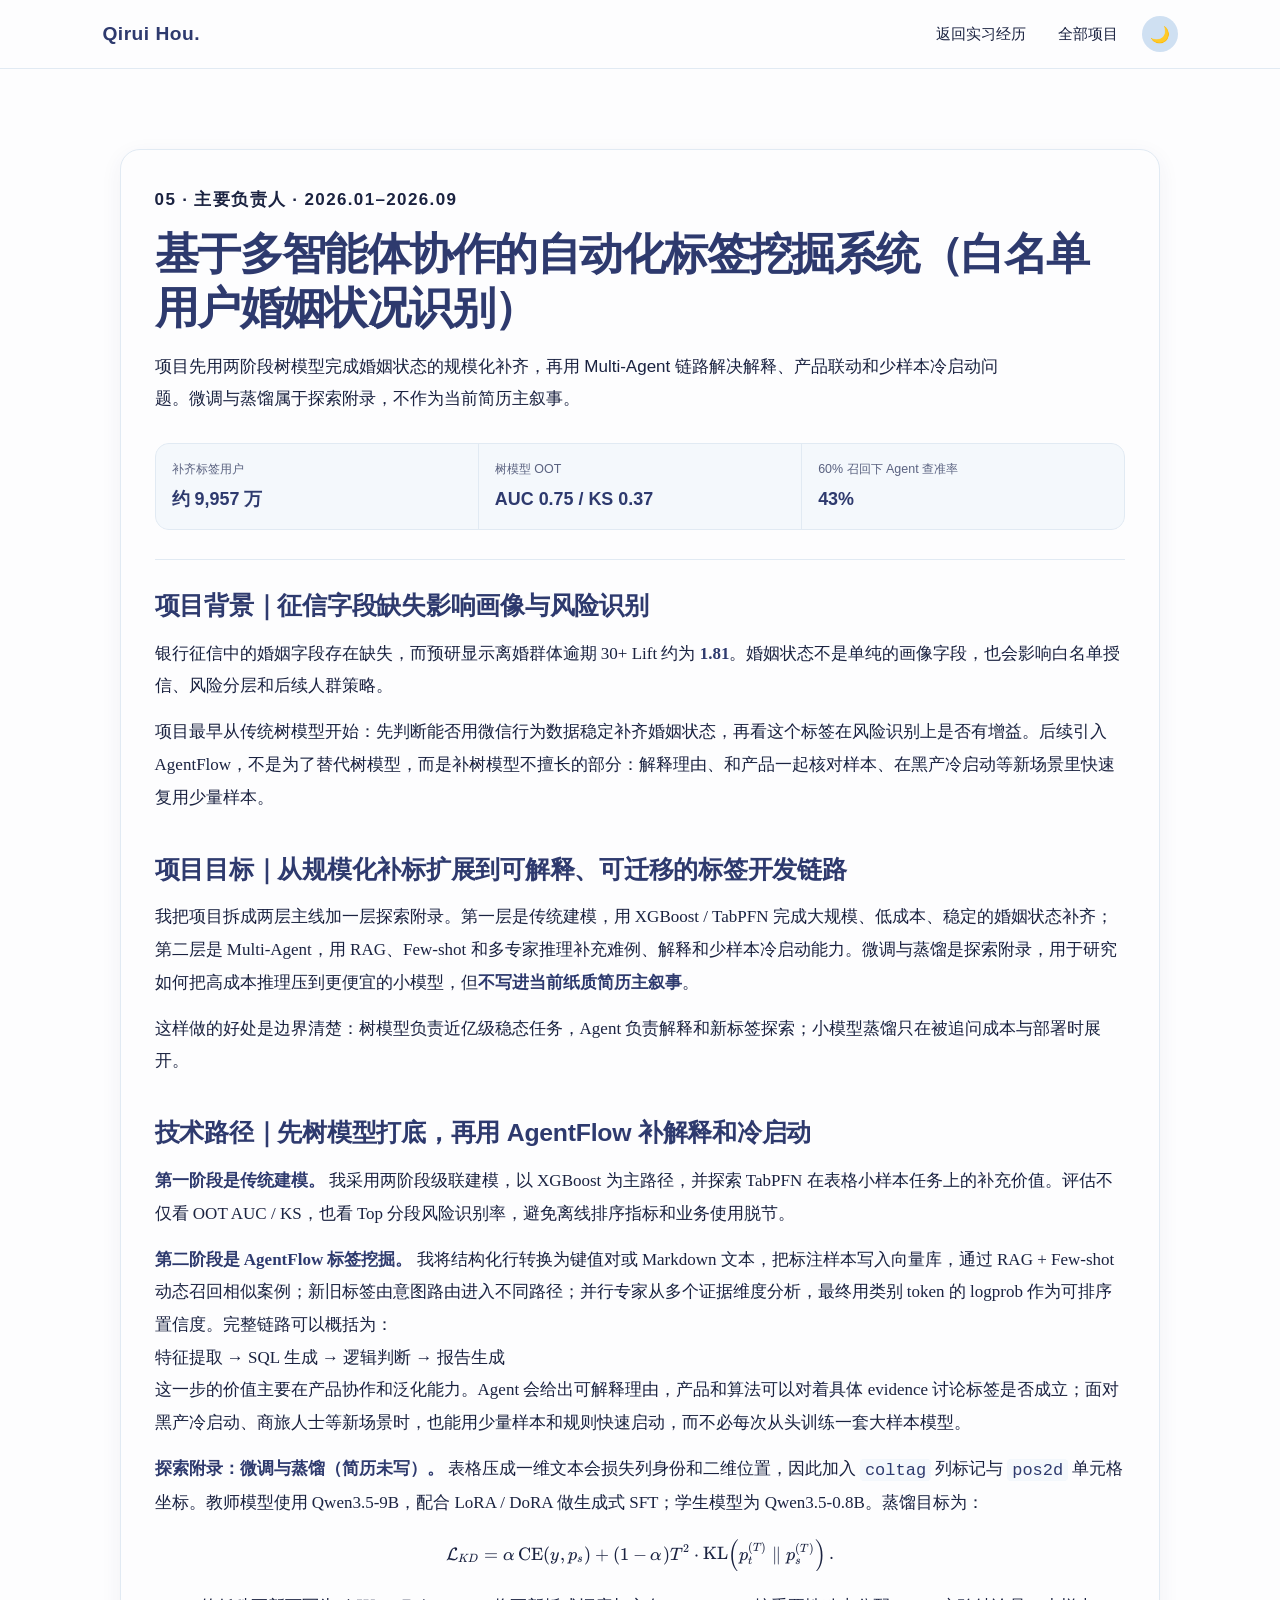
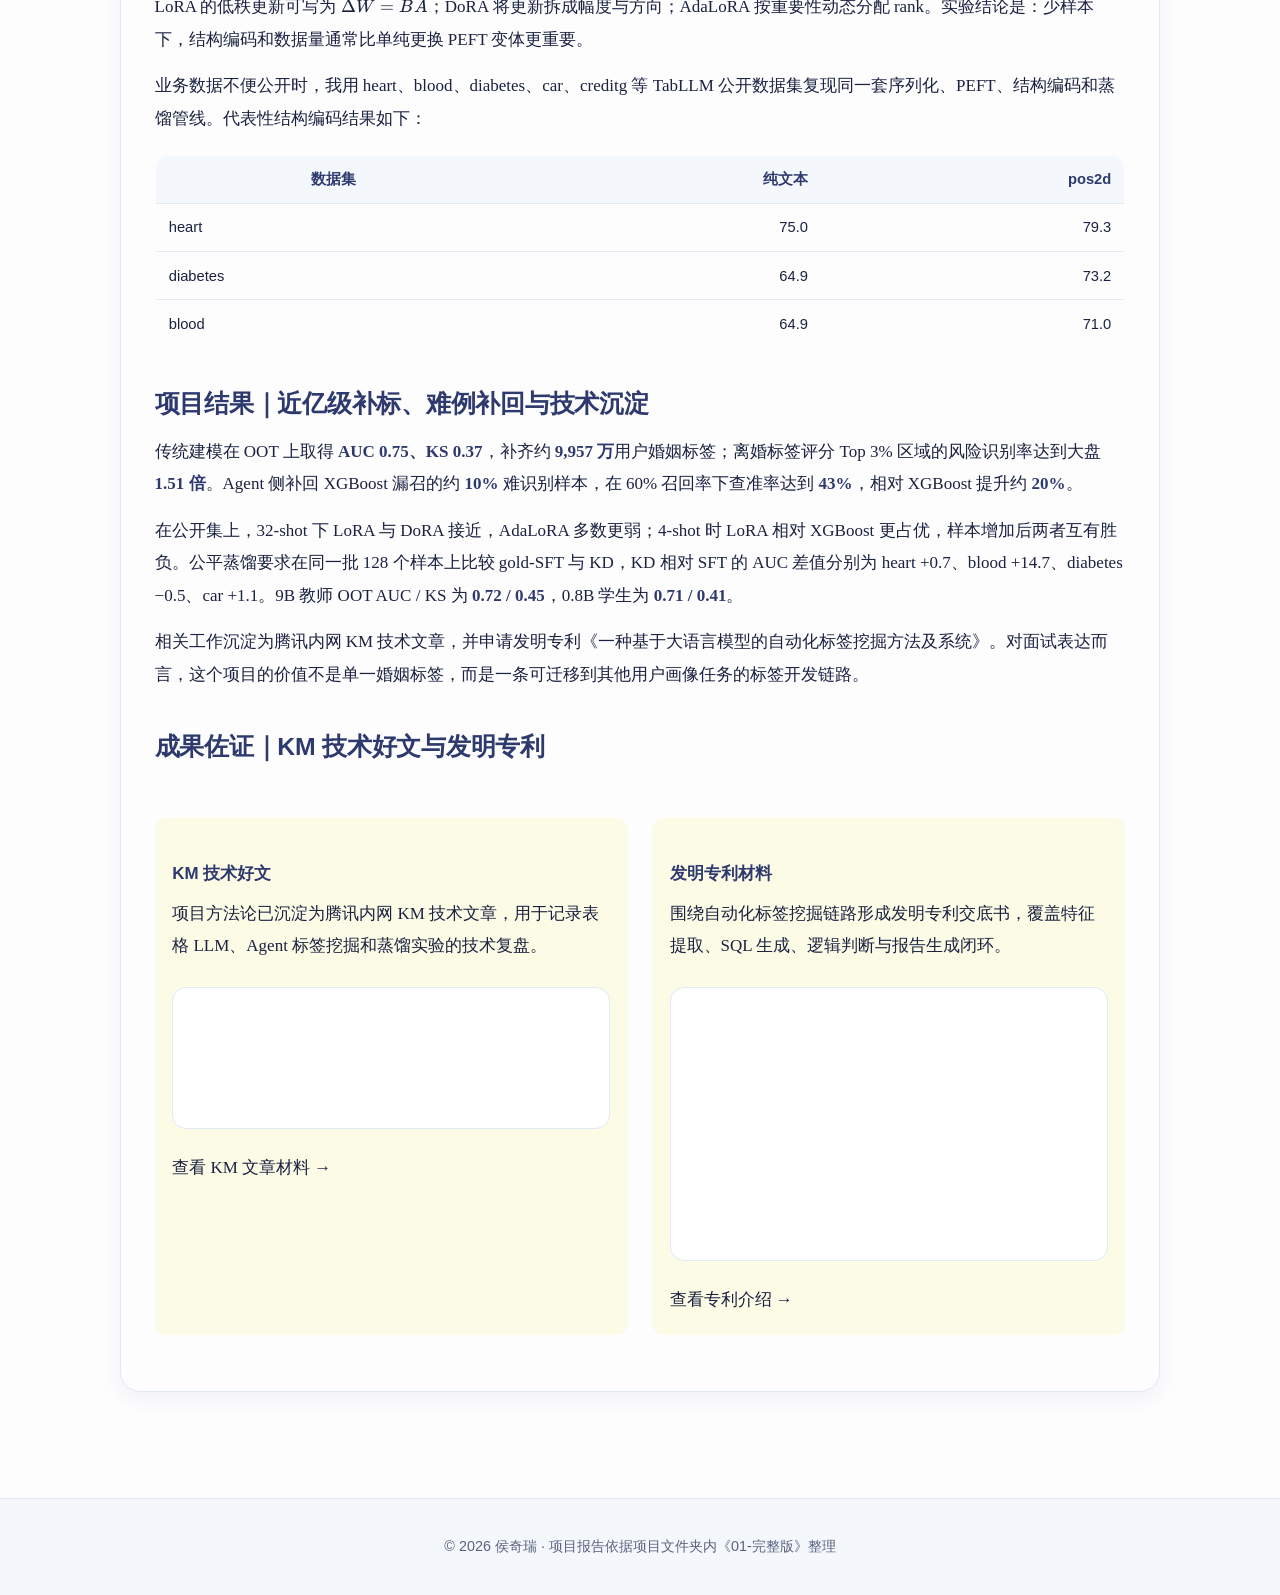
<file: project-label-mining.html>
<!DOCTYPE html>
<html lang="zh-CN">
<head>
  <meta charset="UTF-8" />
  <meta name="viewport" content="width=device-width, initial-scale=1.0" />
  <title>婚姻状况标签挖掘与轻量化落地 · 侯奇瑞</title>
  <meta name="description" content="从 XGBoost 规模化打标，到 Multi-Agent 难例补充，再到表格 LLM 微调蒸馏的完整项目报告。" />
  <link rel="stylesheet" href="style.css" />
  <link rel="stylesheet" href="assets/vendor/katex/katex.min.css" />
  <script defer src="assets/vendor/katex/katex.min.js"></script>
  <script defer src="assets/vendor/katex/auto-render.min.js"></script>
  <script>
    var __mathRendered = false;
    function renderAllMath() {
      if (__mathRendered || !window.renderMathInElement) return;
      __mathRendered = true;
      window.renderMathInElement(document.body, {
        delimiters: [
          { left: "$$", right: "$$", display: true },
          { left: "\\[", right: "\\]", display: true },
          { left: "$", right: "$", display: false },
          { left: "\\(", right: "\\)", display: false }
        ],
        ignoredTags: ["script", "noscript", "style", "textarea", "pre", "code"],
        throwOnError: false
      });
    }
    document.addEventListener("DOMContentLoaded", renderAllMath);
    window.addEventListener("load", renderAllMath);
  </script>
</head>
<body>
  <nav class="nav project-nav"><a href="index.html" class="logo">Qirui Hou.</a><ul><li><a href="index.html#experience">返回实习经历</a></li><li><a href="index.html#projects">全部项目</a></li></ul><button id="themeToggle" aria-label="切换主题">🌙</button></nav>
  <main class="project-library single-project">
    <article class="project-report">
    <header class="report-header">
      <p class="report-kicker">05 · 主要负责人 · 2026.01–2026.09</p>
      <h1>基于多智能体协作的自动化标签挖掘系统（白名单用户婚姻状况识别）</h1>
      <p class="report-summary">项目先用两阶段树模型完成婚姻状态的规模化补齐，再用 Multi-Agent 链路解决解释、产品联动和少样本冷启动问题。微调与蒸馏属于探索附录，不作为当前简历主叙事。</p>
      
      <dl class="report-metrics">
        
        <div>
          <dt>补齐标签用户</dt>
          <dd>约 9,957 万</dd>
        </div>
        
        <div>
          <dt>树模型 OOT</dt>
          <dd>AUC 0.75 / KS 0.37</dd>
        </div>
        
        <div>
          <dt>60% 召回下 Agent 查准率</dt>
          <dd>43%</dd>
        </div>
        
      </dl>
      
    </header>
<h2 id="situation">项目背景｜征信字段缺失影响画像与风险识别</h2>
<p>银行征信中的婚姻字段存在缺失，而预研显示离婚群体逾期 30+ Lift 约为 <strong>1.81</strong>。婚姻状态不是单纯的画像字段，也会影响白名单授信、风险分层和后续人群策略。</p>
<p>项目最早从传统树模型开始：先判断能否用微信行为数据稳定补齐婚姻状态，再看这个标签在风险识别上是否有增益。后续引入 AgentFlow，不是为了替代树模型，而是补树模型不擅长的部分：解释理由、和产品一起核对样本、在黑产冷启动等新场景里快速复用少量样本。</p>

<h2 id="task">项目目标｜从规模化补标扩展到可解释、可迁移的标签开发链路</h2>
<p>我把项目拆成两层主线加一层探索附录。第一层是传统建模，用 XGBoost / TabPFN 完成大规模、低成本、稳定的婚姻状态补齐；第二层是 Multi-Agent，用 RAG、Few-shot 和多专家推理补充难例、解释和少样本冷启动能力。微调与蒸馏是探索附录，用于研究如何把高成本推理压到更便宜的小模型，但<strong>不写进当前纸质简历主叙事</strong>。</p>
<p>这样做的好处是边界清楚：树模型负责近亿级稳态任务，Agent 负责解释和新标签探索；小模型蒸馏只在被追问成本与部署时展开。</p>

<h2 id="action">技术路径｜先树模型打底，再用 AgentFlow 补解释和冷启动</h2>
<p><strong>第一阶段是传统建模。</strong> 我采用两阶段级联建模，以 XGBoost 为主路径，并探索 TabPFN 在表格小样本任务上的补充价值。评估不仅看 OOT AUC / KS，也看 Top 分段风险识别率，避免离线排序指标和业务使用脱节。</p>
<p><strong>第二阶段是 AgentFlow 标签挖掘。</strong> 我将结构化行转换为键值对或 Markdown 文本，把标注样本写入向量库，通过 RAG + Few-shot 动态召回相似案例；新旧标签由意图路由进入不同路径；并行专家从多个证据维度分析，最终用类别 token 的 logprob 作为可排序置信度。完整链路可以概括为：</p>
<blockquote><p>特征提取 → SQL 生成 → 逻辑判断 → 报告生成</p></blockquote>
<p>这一步的价值主要在产品协作和泛化能力。Agent 会给出可解释理由，产品和算法可以对着具体 evidence 讨论标签是否成立；面对黑产冷启动、商旅人士等新场景时，也能用少量样本和规则快速启动，而不必每次从头训练一套大样本模型。</p>
<p><strong>探索附录：微调与蒸馏（简历未写）。</strong> 表格压成一维文本会损失列身份和二维位置，因此加入 <code>coltag</code> 列标记与 <code>pos2d</code> 单元格坐标。教师模型使用 Qwen3.5-9B，配合 LoRA / DoRA 做生成式 SFT；学生模型为 Qwen3.5-0.8B。蒸馏目标为：</p>
<p>$$
\mathcal{L}_{KD}
=\alpha\,\mathrm{CE}(y,p_s)
+(1-\alpha)T^2\cdot
\mathrm{KL}\!\left(p_t^{(T)}\parallel p_s^{(T)}\right).
$$</p>
<p>LoRA 的低秩更新可写为 $\Delta W=BA$；DoRA 将更新拆成幅度与方向；AdaLoRA 按重要性动态分配 rank。实验结论是：少样本下，结构编码和数据量通常比单纯更换 PEFT 变体更重要。</p>
<p>业务数据不便公开时，我用 heart、blood、diabetes、car、creditg 等 TabLLM 公开数据集复现同一套序列化、PEFT、结构编码和蒸馏管线。代表性结构编码结果如下：</p>
<table><thead><tr><th>数据集</th><th style="text-align: right;">纯文本</th><th style="text-align: right;">pos2d</th></tr></thead><tbody><tr><td>heart</td><td style="text-align: right;">75.0</td><td style="text-align: right;">79.3</td></tr><tr><td>diabetes</td><td style="text-align: right;">64.9</td><td style="text-align: right;">73.2</td></tr><tr><td>blood</td><td style="text-align: right;">64.9</td><td style="text-align: right;">71.0</td></tr></tbody></table>

<h2 id="result">项目结果｜近亿级补标、难例补回与技术沉淀</h2>
<p>传统建模在 OOT 上取得 <strong>AUC 0.75、KS 0.37</strong>，补齐约 <strong>9,957 万</strong>用户婚姻标签；离婚标签评分 Top 3% 区域的风险识别率达到大盘 <strong>1.51 倍</strong>。Agent 侧补回 XGBoost 漏召的约 <strong>10%</strong> 难识别样本，在 60% 召回率下查准率达到 <strong>43%</strong>，相对 XGBoost 提升约 <strong>20%</strong>。</p>
<p>在公开集上，32-shot 下 LoRA 与 DoRA 接近，AdaLoRA 多数更弱；4-shot 时 LoRA 相对 XGBoost 更占优，样本增加后两者互有胜负。公平蒸馏要求在同一批 128 个样本上比较 gold-SFT 与 KD，KD 相对 SFT 的 AUC 差值分别为 heart +0.7、blood +14.7、diabetes −0.5、car +1.1。9B 教师 OOT AUC / KS 为 <strong>0.72 / 0.45</strong>，0.8B 学生为 <strong>0.71 / 0.41</strong>。</p>
<p>相关工作沉淀为腾讯内网 KM 技术文章，并申请发明专利《一种基于大语言模型的自动化标签挖掘方法及系统》。对面试表达而言，这个项目的价值不是单一婚姻标签，而是一条可迁移到其他用户画像任务的标签开发链路。</p>

<h2 id="evidence">成果佐证｜KM 技术好文与发明专利</h2>
<div class="report-grid">
  <section class="evidence-panel">
    <h3>KM 技术好文</h3>
    <p>项目方法论已沉淀为腾讯内网 KM 技术文章，用于记录表格 LLM、Agent 标签挖掘和蒸馏实验的技术复盘。</p>
    <figure class="report-figure evidence-shot">
      <img decoding="async" src="assets/label-mining-km-screenshot.webp" alt="腾讯 KM 技术好文截图：当表格数据遇见 LLM" / width="1400" height="177" fetchpriority="high" loading="eager">
      <figcaption><strong>KM 截图：</strong>内网技术文章标题、作者与浏览互动信息，用作成果沉淀佐证。</figcaption>
    </figure>
    <p><a href="km-tabular-prediction.html">查看 KM 文章材料 →</a></p>
  </section>
  <section class="evidence-panel">
    <h3>发明专利材料</h3>
    <p>围绕自动化标签挖掘链路形成发明专利交底书，覆盖特征提取、SQL 生成、逻辑判断与报告生成闭环。</p>
    <figure class="report-figure evidence-shot">
      <img decoding="async" loading="lazy" src="assets/patent-approval.webp" alt="发明专利立项审批截图：一种基于大语言模型的自动化标签挖掘方法及系统" width="1400" height="709">
      <figcaption><strong>专利截图：</strong>立项审批与交底书建档记录，用作专利申请佐证。</figcaption>
    </figure>
    <p><a href="patent-label-mining.html">查看专利介绍 →</a></p>
  </section>
</div>

    </article>
  </main>
  <footer><p>© 2026 侯奇瑞 · 项目报告依据项目文件夹内《01-完整版》整理</p></footer>
  <script src="script.js"></script>
</body>
</html>
</file>
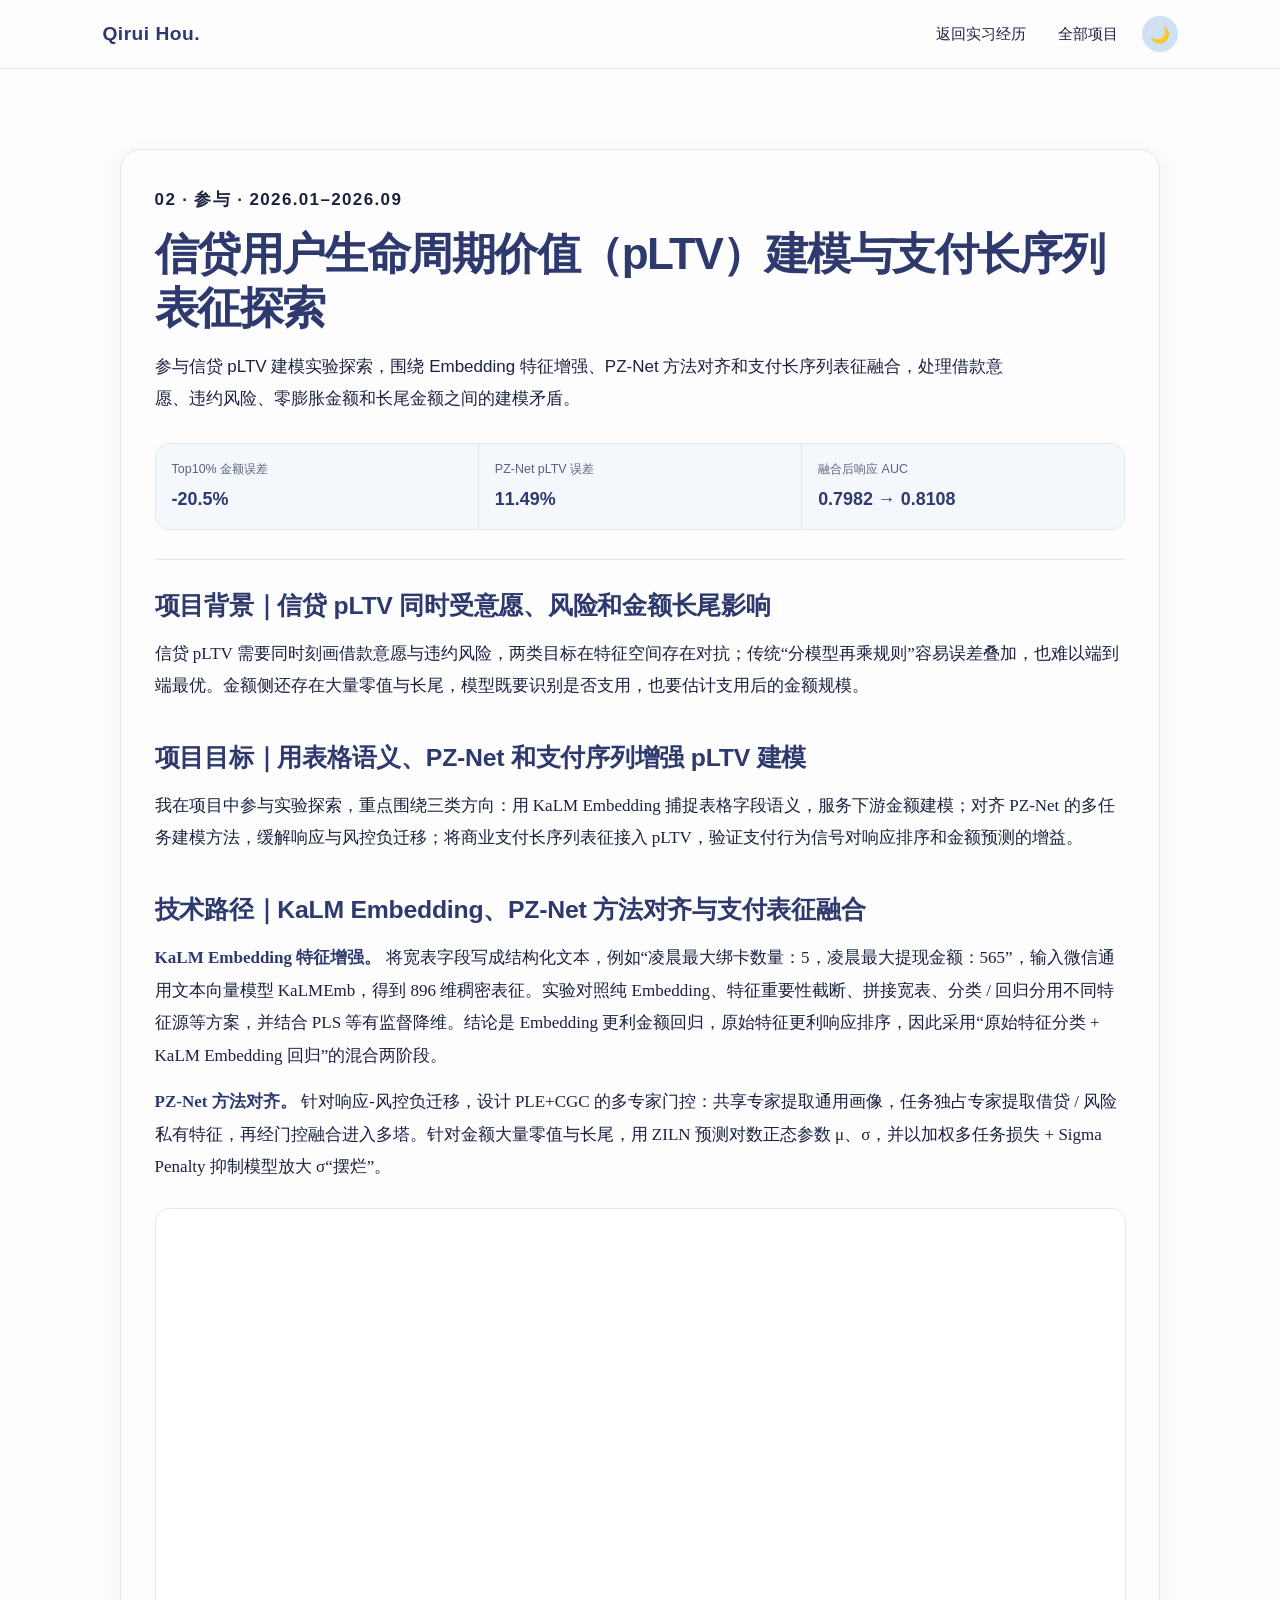
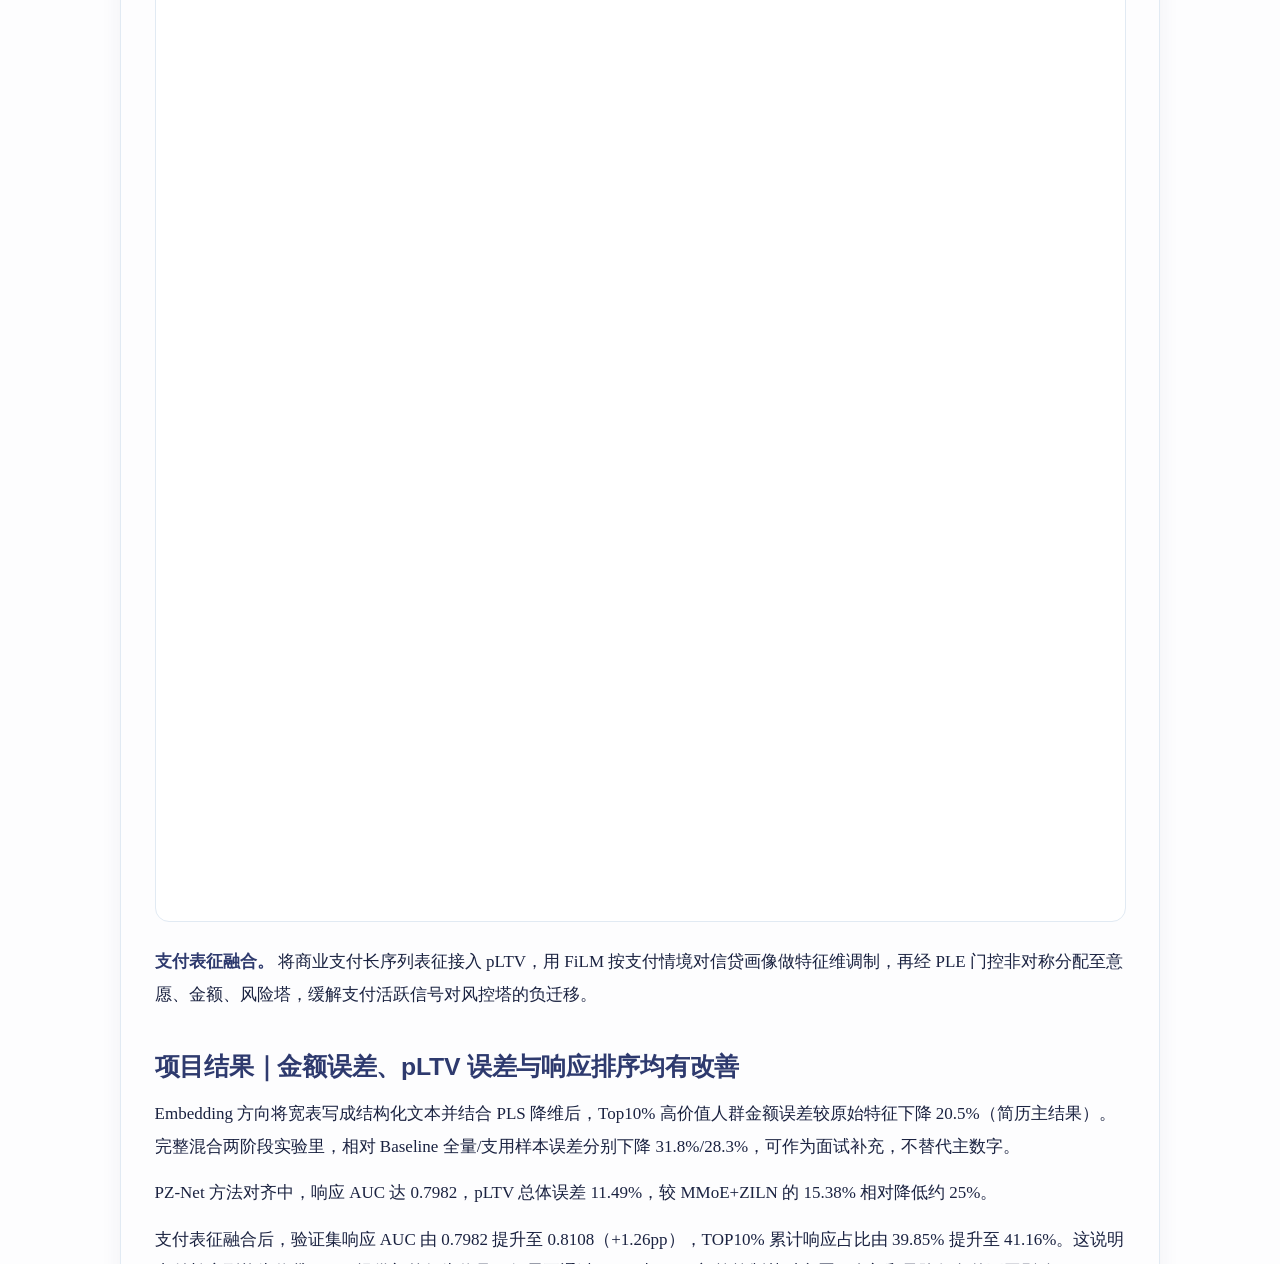
<file: project-pltv.html>
<!DOCTYPE html>
<html lang="zh-CN">
<head>
  <meta charset="UTF-8" />
  <meta name="viewport" content="width=device-width, initial-scale=1.0" />
  <title>信贷用户生命周期价值 pLTV 建模与支付长序列表征探索 · 侯奇瑞</title>
  <meta name="description" content="严格按照简历版整理的信贷 pLTV 建模、KaLM Embedding、PZ-Net 与支付长序列表征融合项目报告。" />
  <link rel="stylesheet" href="style.css" />
  <link rel="stylesheet" href="assets/vendor/katex/katex.min.css" />
  <script defer src="assets/vendor/katex/katex.min.js"></script>
  <script defer src="assets/vendor/katex/auto-render.min.js"></script>
  <script>
    var __mathRendered = false;
    function renderAllMath() {
      if (__mathRendered || !window.renderMathInElement) return;
      __mathRendered = true;
      window.renderMathInElement(document.body, {
        delimiters: [
          { left: "$$", right: "$$", display: true },
          { left: "\\[", right: "\\]", display: true },
          { left: "$", right: "$", display: false },
          { left: "\\(", right: "\\)", display: false }
        ],
        ignoredTags: ["script", "noscript", "style", "textarea", "pre", "code"],
        throwOnError: false
      });
    }
    document.addEventListener("DOMContentLoaded", renderAllMath);
    window.addEventListener("load", renderAllMath);
  </script>
</head>
<body>
  <nav class="nav project-nav"><a href="index.html" class="logo">Qirui Hou.</a><ul><li><a href="index.html#experience">返回实习经历</a></li><li><a href="index.html#projects">全部项目</a></li></ul><button id="themeToggle" aria-label="切换主题">🌙</button></nav>
  <main class="project-library single-project">
    <article class="project-report">
    <header class="report-header">
      <p class="report-kicker">02 · 参与 · 2026.01–2026.09</p>
      <h1>信贷用户生命周期价值（pLTV）建模与支付长序列表征探索</h1>
      <p class="report-summary">参与信贷 pLTV 建模实验探索，围绕 Embedding 特征增强、PZ-Net 方法对齐和支付长序列表征融合，处理借款意愿、违约风险、零膨胀金额和长尾金额之间的建模矛盾。</p>
      
      <dl class="report-metrics">
        
        <div>
          <dt>Top10% 金额误差</dt>
          <dd>-20.5%</dd>
        </div>
        
        <div>
          <dt>PZ-Net pLTV 误差</dt>
          <dd>11.49%</dd>
        </div>
        
        <div>
          <dt>融合后响应 AUC</dt>
          <dd>0.7982 → 0.8108</dd>
        </div>
        
      </dl>
      
    </header>
<h2 id="situation">项目背景｜信贷 pLTV 同时受意愿、风险和金额长尾影响</h2>
<p>信贷 pLTV 需要同时刻画借款意愿与违约风险，两类目标在特征空间存在对抗；传统“分模型再乘规则”容易误差叠加，也难以端到端最优。金额侧还存在大量零值与长尾，模型既要识别是否支用，也要估计支用后的金额规模。</p>

<h2 id="task">项目目标｜用表格语义、PZ-Net 和支付序列增强 pLTV 建模</h2>
<p>我在项目中参与实验探索，重点围绕三类方向：用 KaLM Embedding 捕捉表格字段语义，服务下游金额建模；对齐 PZ-Net 的多任务建模方法，缓解响应与风控负迁移；将商业支付长序列表征接入 pLTV，验证支付行为信号对响应排序和金额预测的增益。</p>

<h2 id="action">技术路径｜KaLM Embedding、PZ-Net 方法对齐与支付表征融合</h2>
<p><strong>KaLM Embedding 特征增强。</strong> 将宽表字段写成结构化文本，例如“凌晨最大绑卡数量：5，凌晨最大提现金额：565”，输入微信通用文本向量模型 KaLMEmb，得到 896 维稠密表征。实验对照纯 Embedding、特征重要性截断、拼接宽表、分类 / 回归分用不同特征源等方案，并结合 PLS 等有监督降维。结论是 Embedding 更利金额回归，原始特征更利响应排序，因此采用“原始特征分类 + KaLM Embedding 回归”的混合两阶段。</p>
<p><strong>PZ-Net 方法对齐。</strong> 针对响应-风控负迁移，设计 PLE+CGC 的多专家门控：共享专家提取通用画像，任务独占专家提取借贷 / 风险私有特征，再经门控融合进入多塔。针对金额大量零值与长尾，用 ZILN 预测对数正态参数 μ、σ，并以加权多任务损失 + Sigma Penalty 抑制模型放大 σ“摆烂”。</p>
<figure>
  <img decoding="async" src="assets/pltv-film-ple-architecture.webp" alt="支付长序列表征通过 FiLM 调制信贷画像并接入 PLE 多塔 pLTV 网络" width="1400" height="790" fetchpriority="high" loading="eager">
  <figcaption>图 1 · FiLM + PLE / CGC 架构示意。支付表征按情境调制信贷画像，再通过多专家门控分配到意愿、金额和风险任务。</figcaption>
</figure>
<p><strong>支付表征融合。</strong> 将商业支付长序列表征接入 pLTV，用 FiLM 按支付情境对信贷画像做特征维调制，再经 PLE 门控非对称分配至意愿、金额、风险塔，缓解支付活跃信号对风控塔的负迁移。</p>

<h2 id="result">项目结果｜金额误差、pLTV 误差与响应排序均有改善</h2>
<p>Embedding 方向将宽表写成结构化文本并结合 PLS 降维后，Top10% 高价值人群金额误差较原始特征下降 20.5%（简历主结果）。完整混合两阶段实验里，相对 Baseline 全量/支用样本误差分别下降 31.8%/28.3%，可作为面试补充，不替代主数字。</p>
<p>PZ-Net 方法对齐中，响应 AUC 达 0.7982，pLTV 总体误差 11.49%，较 MMoE+ZILN 的 15.38% 相对降低约 25%。</p>
<p>支付表征融合后，验证集响应 AUC 由 0.7982 提升至 0.8108（+1.26pp），TOP10% 累计响应占比由 39.85% 提升至 41.16%。这说明支付长序列能为信贷 pLTV 提供额外行为信号，但需要通过 FiLM 与 PLE 门控控制其对意愿、金额和风险任务的不同影响。</p>
<figure>
  <img decoding="async" loading="lazy" src="assets/pltv-logit-ab.webp" alt="支付长序列表征融合前后的响应排序和金额建模对比" width="975" height="354">
  <figcaption>图 2 · 长序列表征融合结果。支付行为序列补充了宽表难以覆盖的跨场景行为信号，在响应排序和金额预测上均带来增益。</figcaption>
</figure>

    </article>
  </main>
  <footer><p>© 2026 侯奇瑞 · 项目报告依据《05 信贷 pLTV · 简历版》整理</p></footer>
  <script src="script.js"></script>
</body>
</html>
</file>
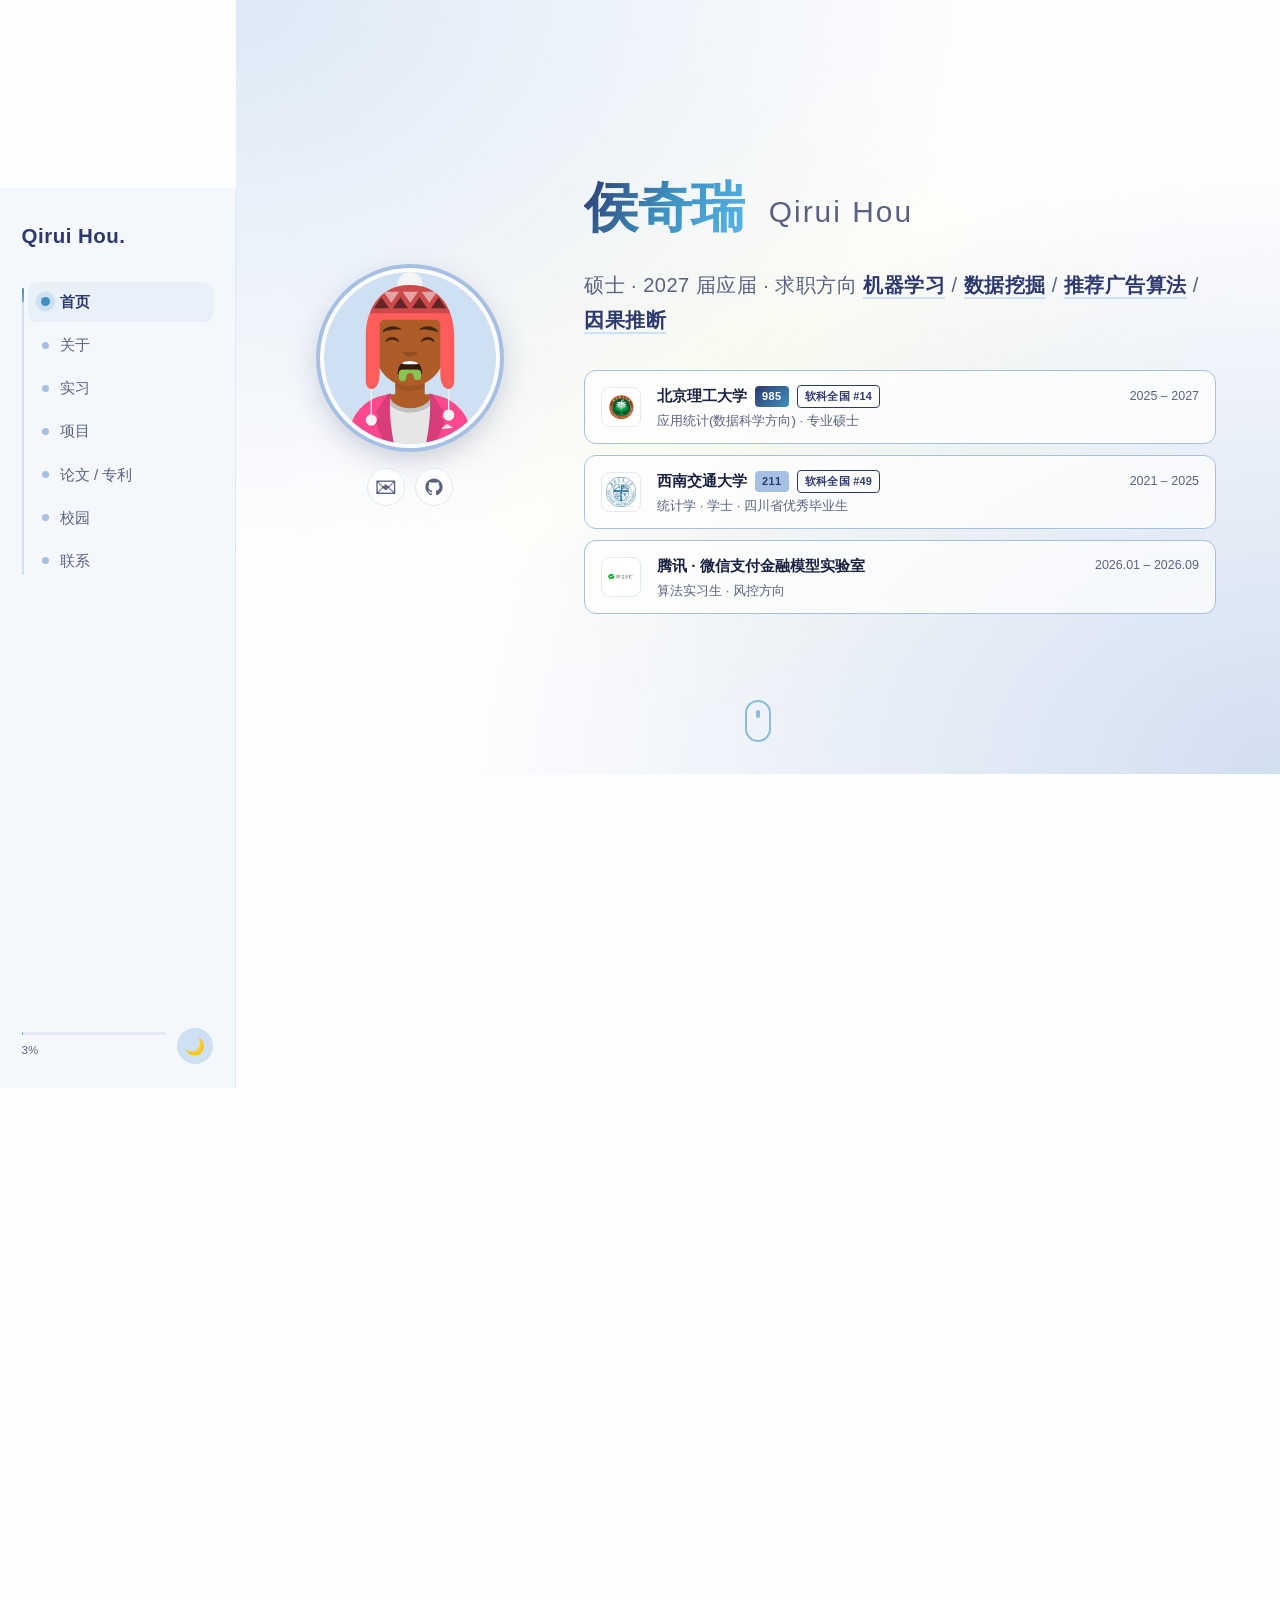
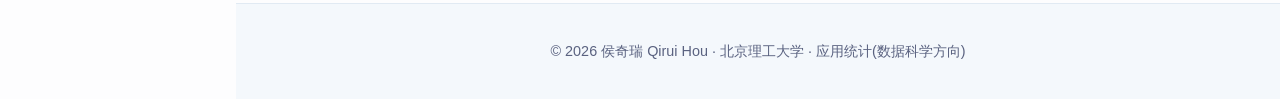
<file: projects.html>
<!DOCTYPE html>
<html lang="zh-CN">
<head>
  <meta charset="UTF-8" />
  <meta http-equiv="refresh" content="0; url=index.html#projects" />
  <title>项目档案 · 侯奇瑞</title>
  <link rel="canonical" href="index.html#projects" />
</head>
<body>
  <p>正在返回<a href="index.html#projects">项目档案列表</a>…</p>
</body>
</html>
</file>
<file: style.css>
/* ============================================================
   配色：纯蓝色系学术风（去除淡紫，统一为蓝色层次）
   #2E3A6E  深靛蓝     —— 主色（标题、强调、按钮）
   #3E90BF  中蓝       —— 次要强调、链接
   #58B6E9  亮蓝       —— 高亮、暗色模式主色
   #A6C0E3  雾蓝       —— 头像光晕、分割
   #CFE0F2  粉蓝       —— 标签、卡片次背景（替代原淡紫）
   #E8F1FA  极淡蓝     —— 大面积浅背景
   #FAF9CB  奶油黄     —— 点缀、hover（保留作为唯一暖色调亮点）
   ============================================================ */
:root {
  --c-primary:  #2E3A6E;
  --c-blue:     #3E90BF;
  --c-sky:      #58B6E9;
  --c-mist:     #A6C0E3;
  --c-soft:     #CFE0F2;
  --c-pale:     #E8F1FA;
  --c-cream:    #FAF9CB;

  --bg:         #fdfdfe;
  --bg-alt:     #f4f8fc;
  --text:       #1a2240;
  --text-soft:  #5a6280;
  --accent:     var(--c-primary);
  --accent-2:   var(--c-blue);
  --border:     #e1eaf3;
  --card-shadow: 0 6px 24px rgba(46, 58, 110, 0.09);
}

[data-theme="dark"] {
  --bg:         #131830;
  --bg-alt:     #1c2342;
  --text:       #ecedf5;
  --text-soft:  #a8aec8;
  --accent:     var(--c-sky);
  --accent-2:   var(--c-blue);
  --border:     #28305a;
  --card-shadow: 0 6px 24px rgba(0, 0, 0, 0.35);
}

/* ============================================================
   Reset
   ============================================================ */
* { box-sizing: border-box; margin: 0; padding: 0; }
html { scroll-behavior: smooth; }
body {
  font-family: -apple-system, BlinkMacSystemFont, "Helvetica Neue",
               "PingFang SC", "Microsoft YaHei", sans-serif;
  background: var(--bg);
  color: var(--text);
  line-height: 1.75;
  -webkit-font-smoothing: antialiased;
  transition: background 0.3s, color 0.3s;
}
a { color: inherit; text-decoration: none; }
ul { list-style: none; }
img { max-width: 100%; display: block; }

/* 区块入场：仅在启用 JS 时隐藏非首屏 section，Hero 始终可见 */
.js .section.reveal:not(.is-visible) {
  opacity: 0;
  transform: translateY(18px);
}
.js .section.reveal {
  transition: opacity 0.55s ease, transform 0.55s ease;
}
.js .section.reveal.is-visible {
  opacity: 1;
  transform: none;
}
@media (prefers-reduced-motion: reduce) {
  .js .section.reveal:not(.is-visible),
  .js .section.reveal {
    opacity: 1;
    transform: none;
    transition: none;
  }
}

/* ============================================================
   导航
   ============================================================ */
.nav {
  position: sticky; top: 0; z-index: 100;
  display: flex; align-items: center; justify-content: space-between;
  padding: 1rem 8%;
  background: rgba(253, 253, 254, 0.85);
  backdrop-filter: blur(14px);
  border-bottom: 1px solid var(--border);
}
[data-theme="dark"] .nav { background: rgba(19, 24, 48, 0.85); }
.logo {
  font-weight: 700; font-size: 1.2rem;
  color: var(--c-primary);
  letter-spacing: 0.5px;
}
[data-theme="dark"] .logo { color: var(--c-sky); }
.nav ul { display: flex; gap: 2rem; }
.nav ul a {
  font-size: 0.95rem; position: relative; padding: 0.2rem 0;
  transition: color 0.25s;
}
.nav ul a::after {
  content: ""; position: absolute; left: 0; bottom: -4px;
  width: 0; height: 2px; background: var(--c-sky);
  transition: width 0.25s ease;
}
.nav ul a:hover { color: var(--c-blue); }
.nav ul a:hover::after { width: 100%; }
#themeToggle {
  background: var(--c-soft); border: none;
  width: 36px; height: 36px; border-radius: 50%;
  font-size: 1rem; cursor: pointer;
  display: flex; align-items: center; justify-content: center;
  transition: background 0.25s, transform 0.25s;
}
#themeToggle:hover { background: var(--c-mist); transform: rotate(15deg); }
[data-theme="dark"] #themeToggle { background: var(--bg-alt); }

/* ============================================================
   Hero
   ============================================================ */
.hero {
  min-height: clamp(620px, 86vh, 860px);
  display: flex; flex-direction: column; align-items: center; justify-content: center;
  text-align: center; padding: clamp(3.5rem, 6vh, 5.5rem) clamp(1.5rem, 5vw, 4rem);
  position: relative;
}
/* 左右双栏 Hero（覆盖默认居中）*/
.hero.hero-split {
  flex-direction: row;
  align-items: center;
  justify-content: center;
  text-align: left;
  gap: clamp(2rem, 5vw, 5rem);
  padding: clamp(4rem, 7vh, 6rem) clamp(2rem, 10vw, 12rem);
  max-width: none;
  margin: 0;
  width: 100%;
  background:
    radial-gradient(ellipse at top left, rgba(207, 224, 242, 0.7), transparent 50%),
    radial-gradient(ellipse at bottom right, rgba(166, 192, 227, 0.5), transparent 55%),
    radial-gradient(ellipse at center, rgba(250, 249, 203, 0.28), transparent 60%);
}
[data-theme="dark"] .hero {
  background:
    radial-gradient(ellipse at top left, rgba(46, 58, 110, 0.4), transparent 50%),
    radial-gradient(ellipse at bottom right, rgba(62, 144, 191, 0.25), transparent 55%);
}
.avatar {
  width: 150px; height: 150px; border-radius: 50%;
  border: 4px solid var(--bg);
  box-shadow: 0 0 0 4px var(--c-mist),
              0 10px 30px rgba(46, 58, 110, 0.25);
  margin-bottom: 1.8rem;
  background: var(--c-soft);
}

/* —— 双栏 Hero 内部布局 —— */
.hero-split .hero-left {
  flex: 0 0 auto;
  width: 220px;
  display: flex; flex-direction: column; align-items: center;
  gap: 1.2rem;
}
.hero-split .hero-left .avatar {
  width: 180px; height: 180px;
  margin-bottom: 0;
  flex-shrink: 0;
}
.hero-split .hero-right {
  flex: 1 1 auto;
  min-width: 0;          /* 关键：允许 flex 子项收缩 */
  max-width: min(100%, 820px);
  display: flex; flex-direction: column;
}
.hero-split h1 { text-align: left; }
.hero-split .tagline {
  text-align: left;
  margin: 0 0 1.6rem;
}

/* 社交图标 */
.hero-socials {
  display: flex; gap: 0.6rem;
}
.hero-socials a {
  width: 38px; height: 38px;
  display: inline-flex; align-items: center; justify-content: center;
  border-radius: 50%;
  background: var(--bg);
  border: 1px solid var(--border);
  color: var(--text-soft);
  font-size: 1.35rem;
  line-height: 1;
  transition: transform 0.25s, color 0.25s, border-color 0.25s, box-shadow 0.25s;
}
.hero-socials a:hover {
  transform: translateY(-2px);
  color: var(--c-primary);
  border-color: var(--c-blue);
  box-shadow: 0 6px 14px rgba(62,144,191,0.18);
}
[data-theme="dark"] .hero-socials a { background: rgba(255,255,255,0.04); }

/* 三张信息卡（教育×2 + 实习×1）*/
.hero-cards {
  display: flex; flex-direction: column;
  gap: 0.7rem;
  margin-top: 0.4rem;
  width: 100%;
  min-width: 0;
}
.hc-row {
  display: flex; align-items: center; gap: 1rem;
  padding: 0.75rem 1rem;
  background: rgba(255,255,255,0.7);
  border: 1px solid var(--c-mist);
  border-radius: 12px;
  backdrop-filter: blur(6px);
  -webkit-backdrop-filter: blur(6px);
  transition: transform 0.25s, box-shadow 0.25s, border-color 0.25s;
  min-width: 0;
}
.hc-row:hover {
  transform: translateX(3px);
  border-color: var(--c-blue);
  box-shadow: 0 6px 16px rgba(62, 144, 191, 0.14);
}
[data-theme="dark"] .hc-row {
  background: rgba(255,255,255,0.04);
  border-color: rgba(255,255,255,0.12);
}

/* 关键修复：logo 用三重锁死宽高，绝不让原图尺寸渗透 */
.hc-logo {
  flex: 0 0 40px;
  width: 40px !important;
  height: 40px !important;
  max-width: 40px;
  max-height: 40px;
  min-width: 40px;
  min-height: 40px;
  object-fit: contain;
  border-radius: 8px;
  background: #fff;
  padding: 4px;
  border: 1px solid var(--border);
  display: block;
}
.hc-logo-text {
  display: flex; align-items: center; justify-content: center;
  font-size: 0.68rem; font-weight: 700;
  color: var(--c-primary);
  letter-spacing: 0.5px;
  background: var(--c-soft);
  border-color: transparent;
  padding: 0;
}
.hc-text {
  flex: 1 1 auto;
  min-width: 0;
  overflow: hidden;
}
.hc-line {
  display: flex; align-items: center; flex-wrap: wrap;
  gap: 0.5rem;
  margin-bottom: 0.15rem;
}
.hc-title {
  font-weight: 600;
  color: var(--text);
  font-size: 0.95rem;
  white-space: nowrap;
  overflow: hidden;
  text-overflow: ellipsis;
  max-width: 100%;
}
.hc-tier {
  flex-shrink: 0;
  display: inline-block;
  padding: 1px 7px;
  font-size: 0.68rem; font-weight: 700;
  letter-spacing: 0.5px;
  background: linear-gradient(135deg, var(--c-primary), var(--c-blue));
  color: #fff;
  border-radius: 4px;
}
.hc-tier-211 {
  background: var(--c-mist);
  color: var(--c-primary);
}
.hc-date {
  flex-shrink: 0;
  margin-left: auto;
  font-size: 0.78rem;
  color: var(--text-soft);
  font-variant-numeric: tabular-nums;
  white-space: nowrap;
}
.hc-sub {
  font-size: 0.83rem;
  color: var(--text-soft);
  line-height: 1.4;
  white-space: nowrap;
  overflow: hidden;
  text-overflow: ellipsis;
}

/* 中等屏（≤1024px）：缩小内边距和头像 */
@media (max-width: 1024px) {
  .hero.hero-split {
    gap: 2.5rem;
    padding: 4rem 6%;
  }
  .hero-split .hero-left { width: 180px; }
  .hero-split .hero-left .avatar { width: 150px; height: 150px; }
}

/* 小屏（≤780px）：恢复纵向 */
@media (max-width: 780px) {
  .hero.hero-split {
    flex-direction: column;
    text-align: center;
    gap: 1.8rem;
    padding: 4rem 5%;
  }
  .hero-split .hero-left { width: auto; }
  .hero-split .hero-right { max-width: 100%; }
  .hero-split h1, .hero-split .tagline { text-align: center; }
  .hero-split .hero-left .avatar { width: 130px; height: 130px; }
  .hc-line { justify-content: flex-start; }
  .hc-date { margin-left: auto; }
  .hc-sub { white-space: normal; }
}

/* 极小屏（≤460px）：信息卡再瘦身 */
@media (max-width: 460px) {
  .hc-row { padding: 0.65rem 0.8rem; gap: 0.7rem; }
  .hc-logo { flex-basis: 34px; width: 34px !important; height: 34px !important;
             min-width: 34px; min-height: 34px; max-width: 34px; max-height: 34px; }
  .hc-title { font-size: 0.88rem; }
  .hc-date { font-size: 0.72rem; }
  .hc-sub { font-size: 0.78rem; }
}
.hero h1 {
  font-size: clamp(2.2rem, 5vw, 3.4rem);
  margin-bottom: 0.8rem; font-weight: 700;
  letter-spacing: -0.5px;
}
.highlight {
  background: linear-gradient(120deg, var(--c-primary), var(--c-blue), var(--c-sky));
  -webkit-background-clip: text;
  -webkit-text-fill-color: transparent;
  background-clip: text;
}
.subtitle {
  color: var(--c-blue); font-size: 1.1rem;
  font-weight: 500; margin-bottom: 0.6rem;
}
.bio { max-width: 540px; color: var(--text-soft); margin-bottom: 2.2rem; }

/* —— 新 Hero：tagline + 中英文名 + 徽章条 —— */
.hero h1 .name-en {
  display: inline-block;
  margin-left: 0.6rem;
  font-size: 0.55em;
  font-weight: 400;
  letter-spacing: 2px;
  color: var(--text-soft);
  vertical-align: middle;
  -webkit-text-fill-color: var(--text-soft);
}
.tagline {
  font-size: clamp(1rem, 1.6vw, 1.25rem);
  color: var(--text-soft);
  margin: 0 0 2rem;
  letter-spacing: 0.5px;
}
.tagline strong {
  color: var(--c-primary);
  font-weight: 600;
  border-bottom: 2px solid var(--c-soft);
  padding-bottom: 1px;
}
/* 身份标签：硕士 / 27 届 / 985 / 211 / 统计学 */
.id-tags {
  display: flex; flex-wrap: wrap; justify-content: center;
  gap: 0.6rem; margin-bottom: 2.4rem;
  max-width: 820px;
}
.id-tag {
  display: inline-flex; align-items: center; gap: 0.45rem;
  padding: 0.5rem 1.05rem;
  font-size: 0.92rem; font-weight: 500;
  border-radius: 999px;
  background: var(--bg);
  border: 1.5px solid var(--c-mist);
  color: var(--text);
  transition: transform 0.25s, box-shadow 0.25s, border-color 0.25s, background 0.25s;
}
.id-tag img {
  width: 18px; height: 18px; object-fit: contain;
  border-radius: 4px;
}
.id-tag:hover {
  transform: translateY(-2px);
  border-color: var(--c-blue);
  box-shadow: 0 6px 16px rgba(62, 144, 191, 0.16);
}
.id-tag.tag-degree     { background: var(--c-soft); color: var(--c-primary); border-color: transparent; }
.id-tag.tag-year       { background: var(--c-pale); color: var(--c-blue); border-color: transparent; }
.id-tag.tag-school985  { background: linear-gradient(135deg, var(--c-primary), var(--c-blue)); color: #fff; border-color: transparent; }
.id-tag.tag-school985 img { background: #fff; padding: 1px; }
.id-tag.tag-school211  { background: var(--c-mist); color: var(--c-primary); border-color: transparent; }
.id-tag.tag-major      { background: var(--c-cream); color: #6e6018; border-color: transparent; }
[data-theme="dark"] .id-tag {
  background: rgba(255,255,255,0.04);
  border-color: rgba(255,255,255,0.12);
}
[data-theme="dark"] .id-tag.tag-school985 { color: #fff; }

/* 向下滚动小箭头 */
.scroll-down {
  position: absolute; bottom: 2rem; left: 50%;
  transform: translateX(-50%);
  width: 26px; height: 42px;
  border: 2px solid var(--c-blue);
  border-radius: 14px;
  opacity: 0.55;
  transition: opacity 0.25s;
}
.scroll-down:hover { opacity: 1; }
.scroll-down span {
  position: absolute; top: 8px; left: 50%;
  width: 4px; height: 8px; margin-left: -2px;
  background: var(--c-blue); border-radius: 2px;
  animation: scrollDot 1.6s infinite;
}
@keyframes scrollDot {
  0%   { transform: translateY(0);   opacity: 1; }
  80%  { transform: translateY(14px); opacity: 0; }
  100% { transform: translateY(14px); opacity: 0; }
}
.hero { position: relative; }

/* 教育时间轴 */
.timeline {
  list-style: none; padding: 0; margin: 0.4rem 0 0;
  display: flex; flex-direction: column; gap: 0.9rem;
}
.timeline li {
  display: grid;
  grid-template-columns: 150px 1fr;
  grid-template-areas: "date school" "date major";
  column-gap: 1rem; row-gap: 0.15rem;
  padding-left: 1rem;
  border-left: 2px solid var(--c-soft);
}
.timeline .t-date  { grid-area: date;   color: var(--c-blue); font-size: 0.82rem; font-weight: 500; padding-top: 2px; }
.timeline .t-school{ grid-area: school; font-weight: 600; color: var(--text); }
.timeline .t-major { grid-area: major;  color: var(--text-soft); font-size: 0.9rem; }
@media (max-width: 600px) {
  .timeline li {
    grid-template-columns: 1fr;
    grid-template-areas: "date" "school" "major";
  }
}
.cta { display: flex; gap: 1rem; flex-wrap: wrap; justify-content: center; }
.btn {
  padding: 0.75rem 1.8rem; border-radius: 999px;
  font-weight: 500; font-size: 0.95rem;
  transition: transform 0.25s, box-shadow 0.25s, background 0.25s;
}
.btn.primary {
  background: var(--c-primary); color: #fff;
  box-shadow: 0 4px 14px rgba(46, 58, 110, 0.3);
}
.btn.primary:hover {
  background: var(--c-blue);
  transform: translateY(-2px);
  box-shadow: 0 8px 22px rgba(62, 144, 191, 0.4);
}
.btn.ghost {
  border: 1.5px solid var(--c-mist);
  background: var(--bg);
  color: var(--c-primary);
}
[data-theme="dark"] .btn.ghost { color: var(--c-sky); border-color: var(--border); }
.btn.ghost:hover {
  background: var(--c-cream);
  border-color: var(--c-cream);
  transform: translateY(-2px);
}

/* ============================================================
   通用 section
   ============================================================ */
.section { padding: 5rem 8%; }
.section.alt { background: var(--bg-alt); }
.section h2 {
  font-size: 2rem; margin-bottom: 2rem;
  position: relative; display: inline-block;
  color: var(--c-primary); font-weight: 700;
}
[data-theme="dark"] .section h2 { color: var(--c-sky); }
.section h2::after {
  content: ""; position: absolute; left: 0; bottom: -8px;
  width: 60%; height: 3px;
  background: linear-gradient(90deg, var(--c-blue), var(--c-sky), var(--c-mist));
  border-radius: 2px;
}

/* ============================================================
   About
   ============================================================ */
.about-grid {
  display: grid; grid-template-columns: 1.5fr 1fr; gap: 3rem;
}
.about-awards {
  grid-column: 1 / -1;
}
.about-grid p { color: var(--text-soft); margin-bottom: 1rem; }
.about-grid h3 {
  color: var(--c-primary); margin-bottom: 0.8rem; font-size: 1.1rem;
}
[data-theme="dark"] .about-grid h3 { color: var(--c-sky); }
.skills { display: flex; flex-wrap: wrap; gap: 0.6rem; margin-top: 0.5rem; }
.skills li {
  padding: 0.35rem 0.95rem; border-radius: 999px;
  font-size: 0.85rem; font-weight: 500;
  transition: transform 0.2s;
}
.skills li:nth-child(6n+1) { background: var(--c-soft); color: var(--c-primary); }
.skills li:nth-child(6n+2) { background: var(--c-mist); color: var(--c-primary); }
.skills li:nth-child(6n+3) { background: var(--c-pale); color: var(--c-blue); }
.skills li:nth-child(6n+4) { background: var(--c-soft); color: var(--c-primary); }
.skills li:nth-child(6n+5) { background: var(--c-mist); color: var(--c-primary); }
.skills li:nth-child(6n)   { background: var(--c-cream); color: #8a7b1f; }
.skills li:hover { transform: translateY(-2px) scale(1.05); }

/* ============================================================
   项目卡片
   ============================================================ */
.cards {
  display: grid; grid-template-columns: repeat(auto-fit, minmax(290px, 1fr));
  gap: 1.6rem;
}
/* 单列堆叠（用于实习经历下的子项目） */
.cards.stacked {
  display: flex; flex-direction: column;
  gap: 1.4rem;
  list-style: none; padding: 0; margin: 0;
  counter-reset: proj;
}

/* 实习经历整体容器：一个公司一份卡片 */
.experience-block {
  background: var(--bg);
  border: 1px solid var(--border);
  border-radius: 20px;
  padding: 2rem 2rem 2.2rem;
  box-shadow: 0 4px 18px rgba(46,58,110,0.05);
}
.exp-header {
  display: flex; align-items: flex-start; gap: 1.2rem;
  padding-bottom: 1.4rem; margin-bottom: 1.6rem;
  border-bottom: 1px dashed var(--c-mist);
}
.exp-logo {
  flex-shrink: 0;
  width: 64px; height: 64px;
  border-radius: 14px;
  background: linear-gradient(135deg, var(--c-primary), var(--c-blue));
  color: #fff; font-weight: 700; font-size: 0.78rem;
  display: flex; align-items: center; justify-content: center;
  text-align: center; line-height: 1.15;
  box-shadow: 0 6px 16px rgba(62,144,191,0.25);
}
.exp-logo-img {
  flex-shrink: 0;
  width: 64px; height: 64px;
  object-fit: contain;
  border-radius: 14px;
  background: #fff;
  padding: 6px;
  box-shadow: 0 6px 16px rgba(62,144,191,0.18);
  border: 1px solid var(--border);
}
[data-theme="dark"] .exp-logo-img { background: #fff; }
.exp-meta { flex: 1; min-width: 0; }
.exp-company {
  font-size: 1.15rem; color: var(--c-primary);
  margin: 0 0 0.35rem; font-weight: 600;
}
.exp-role {
  color: var(--c-blue); font-size: 0.9rem;
  font-weight: 500; margin: 0 0 0.6rem;
}
.exp-role span { color: var(--text-soft); font-weight: 400; }
.exp-summary { color: var(--text-soft); margin: 0; line-height: 1.7; }
.exp-summary strong { color: var(--c-primary); font-weight: 600; }

/* 子项目卡：去掉中间分隔感，加左侧编号；整卡可点 */
.project-item {
  position: relative;
  padding-left: 0;
  background: var(--bg);
}
.project-card-link {
  display: block;
  color: inherit;
  text-decoration: none;
  padding-left: 4.2rem;
  cursor: pointer;
}
.project-item .proj-index {
  position: absolute;
  left: 1rem; top: 1.3rem;
  font-size: 1.6rem; font-weight: 700;
  color: var(--c-soft);
  font-family: Georgia, "Times New Roman", serif;
  letter-spacing: -1px;
  pointer-events: none;
}
.project-item:hover .proj-index { color: var(--c-blue); }
.project-item .proj-role {
  color: var(--c-blue); font-weight: 500;
  font-size: 0.85rem; margin-bottom: 0.6rem;
}
.project-item .go-report {
  color: var(--c-blue);
  font-size: 0.9rem;
  font-weight: 500;
  display: inline-block;
  transition: color 0.2s, transform 0.2s;
}
.project-item:hover .go-report {
  color: var(--c-primary);
  transform: translateX(3px);
}
@media (max-width: 640px) {
  .experience-block { padding: 1.4rem 1rem; }
  .exp-header { flex-direction: column; gap: 0.8rem; }
  .project-card-link { padding-left: 1.3rem; }
  .project-item .proj-index {
    position: static; display: block;
    margin-bottom: 0.3rem; font-size: 1.3rem;
  }
}
.card {
  background: var(--bg); border: 1px solid var(--border);
  border-radius: 16px; overflow: hidden;
  transition: transform 0.3s, box-shadow 0.3s, border-color 0.3s;
  position: relative;
}
.card::before {
  content: ""; position: absolute; top: 0; left: 0; right: 0;
  height: 4px;
  background: linear-gradient(90deg, var(--c-primary), var(--c-blue), var(--c-sky));
  opacity: 0; transition: opacity 0.3s;
}
.card:hover {
  transform: translateY(-8px);
  box-shadow: var(--card-shadow);
  border-color: var(--c-mist);
}
.card:hover::before { opacity: 1; }
.card img { aspect-ratio: 16/10; object-fit: cover; }
.card-body { padding: 1.3rem; }
.card-body h3 {
  margin-bottom: 0.5rem; color: var(--c-primary); font-size: 1.15rem;
}
[data-theme="dark"] .card-body h3 { color: var(--c-sky); }
.card-body p {
  color: var(--text-soft); font-size: 0.93rem;
  margin-bottom: 1rem; line-height: 1.6;
}
.tags { display: flex; gap: 0.4rem; flex-wrap: wrap; margin-bottom: 1rem; }
.tags span {
  font-size: 0.72rem; padding: 0.2rem 0.7rem;
  border-radius: 999px; font-weight: 500;
}
.tags span:nth-child(4n+1) { background: var(--c-soft); color: var(--c-primary); }
.tags span:nth-child(4n+2) { background: var(--c-mist); color: var(--c-primary); }
.tags span:nth-child(4n+3) { background: var(--c-pale); color: var(--c-blue); }
.tags span:nth-child(4n)   { background: var(--c-cream); color: #8a7b1f; }
.links { display: flex; gap: 1.2rem; }
.links a {
  color: var(--c-blue); font-size: 0.9rem; font-weight: 500;
  transition: color 0.2s, transform 0.2s;
  display: inline-block;
}
.links a:hover { color: var(--c-primary); transform: translateX(3px); }

/* ============================================================
   研究兴趣列表
   ============================================================ */
.interest-list {
  list-style: none; padding: 0; margin: 0.5rem 0 0;
  display: flex; flex-direction: column; gap: 0.55rem;
}
.interest-list li {
  position: relative;
  padding: 0.5rem 0.8rem 0.5rem 1.6rem;
  background: var(--c-pale);
  border-left: 3px solid var(--c-blue);
  border-radius: 0 8px 8px 0;
  color: var(--text-soft);
  font-size: 0.92rem;
  line-height: 1.65;
  transition: background 0.2s, transform 0.2s;
}
.interest-list li::before {
  content: "▸";
  position: absolute; left: 0.6rem; top: 0.5rem;
  color: var(--c-blue); font-size: 0.85rem;
}
.interest-list li strong { color: var(--c-primary); font-weight: 600; }
.interest-list li:hover { background: var(--c-soft); transform: translateX(3px); }
[data-theme="dark"] .interest-list li {
  background: rgba(255,255,255,0.04);
  border-left-color: var(--c-sky);
}
[data-theme="dark"] .interest-list li strong { color: var(--c-sky); }

/* ============================================================
   奖项双栏
   ============================================================ */
.awards-grid {
  display: grid;
  grid-template-columns: repeat(auto-fit, minmax(320px, 1fr));
  gap: 1.1rem;
  margin-top: 0.6rem;
}
.award-col {
  background: var(--bg);
  border: 1px solid var(--border);
  border-radius: 14px;
  padding: 1.1rem 1.3rem 1.15rem;
}
.award-col h4 {
  font-size: 0.88rem;
  font-weight: 700;
  color: var(--c-blue);
  margin-bottom: 0.7rem;
  padding-bottom: 0.6rem;
  border-bottom: 1px solid var(--border);
}
[data-theme="dark"] .award-col h4 { color: var(--c-sky); }
.award-col ul {
  list-style: none;
  padding: 0;
  margin: 0;
  display: flex;
  flex-direction: column;
  gap: 0.55rem;
}
.award-col li {
  position: relative;
  padding-left: 1.65rem;
  font-size: 0.89rem;
  font-weight: 600;
  line-height: 1.55;
  color: var(--text);
}
.award-col li::before {
  content: "🏆";
  position: absolute;
  left: 0;
  top: 0;
  font-size: 0.85rem;
  font-weight: 400;
}
@media (max-width: 520px) {
  .awards-grid { grid-template-columns: 1fr; }
}

/* ============================================================
   论文 / 专利 / 技术好文 三联卡
   ============================================================ */
.research-grid {
  display: grid;
  grid-template-columns: repeat(auto-fit, minmax(320px, 1fr));
  gap: 1.4rem;
}
.research-card {
  background: var(--bg);
  border: 1px solid var(--border);
  border-radius: 16px;
  padding: 1.4rem 1.5rem 1.5rem;
  position: relative;
  overflow: hidden;
  transition: transform 0.3s, box-shadow 0.3s, border-color 0.3s;
  display: flex; flex-direction: column;
}
.research-card::before {
  content: ""; position: absolute;
  top: 0; left: 0; right: 0; height: 4px;
}
.research-card.paper::before  { background: linear-gradient(90deg, var(--c-primary), var(--c-blue)); }
.research-card.patent::before { background: linear-gradient(90deg, var(--c-blue), var(--c-sky)); }
.research-card.blog::before   { background: linear-gradient(90deg, var(--c-cream), var(--c-mist)); }
.research-card:hover {
  transform: translateY(-6px);
  box-shadow: var(--card-shadow);
  border-color: var(--c-mist);
}
.rc-tag {
  display: inline-block; align-self: flex-start;
  padding: 0.2rem 0.7rem;
  font-size: 0.72rem; font-weight: 600;
  border-radius: 999px;
  letter-spacing: 0.5px;
  margin-bottom: 0.8rem;
}
.research-card.paper  .rc-tag { background: var(--c-primary); color: #fff; }
.research-card.patent .rc-tag { background: var(--c-blue);    color: #fff; }
.research-card.blog   .rc-tag { background: var(--c-cream);   color: #6e6018; }
.rc-award {
  background: #e8a317;
  color: #fff;
  padding: 0.1rem 0.5rem;
  border-radius: 999px;
  margin-left: 0.3rem;
  font-size: 0.68rem;
}
.award-banner {
  margin: 1.2rem 0 0.4rem;
  text-align: center;
}
.award-banner img {
  max-width: 100%;
  height: auto;
  border-radius: 10px;
  border: 1px solid var(--c-mist);
  box-shadow: var(--card-shadow);
}
.award-caption {
  margin-top: 0.5rem;
  font-size: 0.85rem;
  color: var(--text-soft);
}
.rc-title {
  font-size: 1.05rem;
  color: var(--c-primary);
  margin-bottom: 0.4rem;
  line-height: 1.45;
  font-weight: 600;
}
[data-theme="dark"] .rc-title { color: var(--c-sky); }
.rc-en {
  font-size: 0.82rem;
  color: var(--text-soft);
  font-style: italic;
  margin-bottom: 0.6rem;
  line-height: 1.5;
}
.rc-meta {
  font-size: 0.85rem;
  color: var(--c-blue);
  margin-bottom: 0.9rem;
  padding-bottom: 0.7rem;
  border-bottom: 1px dashed var(--border);
}
.rc-meta strong { color: var(--c-primary); }
[data-theme="dark"] .rc-meta strong { color: var(--c-sky); }
.rc-desc {
  color: var(--text-soft);
  font-size: 0.9rem;
  line-height: 1.7;
  margin-bottom: 0.7rem;
}
.rc-desc strong { color: var(--c-primary); font-weight: 600; }
[data-theme="dark"] .rc-desc strong { color: var(--c-sky); }
.rc-list {
  list-style: none; padding: 0; margin: 0 0 1rem;
  display: flex; flex-direction: column; gap: 0.4rem;
}
.rc-list li {
  font-size: 0.86rem;
  color: var(--text-soft);
  line-height: 1.6;
  padding-left: 1.1rem;
  position: relative;
}
.rc-list li::before {
  content: "·";
  position: absolute; left: 0.3rem; top: -3px;
  color: var(--c-blue);
  font-size: 1.4rem; font-weight: 700;
}
.rc-list li strong { color: var(--c-primary); font-weight: 600; }
[data-theme="dark"] .rc-list li strong { color: var(--c-sky); }
.rc-links {
  margin-top: auto;
  padding-top: 0.6rem;
  display: flex;
  flex-wrap: wrap;
  gap: 0.85rem 1.2rem;
}
.rc-links a {
  color: var(--c-blue);
  font-size: 0.88rem;
  font-weight: 500;
  transition: color 0.2s, transform 0.2s;
  display: inline-block;
}
.rc-links a:hover { color: var(--c-primary); transform: translateX(3px); }
[data-theme="dark"] .rc-links a:hover { color: var(--c-sky); }

/* 论文卡典型图预览 */
.rc-thumbs {
  display: grid;
  grid-template-columns: repeat(3, minmax(0, 1fr));
  gap: 0.45rem;
  margin: 0.2rem 0 0.9rem;
}
.rc-thumbs img {
  width: 100%;
  height: 72px;
  object-fit: cover;
  border-radius: 8px;
  border: 1px solid var(--border);
  background: var(--bg-alt);
}
@media (max-width: 520px) {
  .rc-thumbs { grid-template-columns: 1fr; }
  .rc-thumbs img { height: 96px; }
}

/* 单张佐证截图（专利审批 / KM 好文） */
.rc-thumb {
  margin: 0.15rem 0 0.9rem;
  border-radius: 10px;
  border: 1px solid var(--border);
  overflow: hidden;
  background: var(--bg-alt);
}
.rc-thumb img {
  display: block;
  width: 100%;
  height: auto;
  max-height: 180px;
  object-fit: cover;
  object-position: top left;
}


/* ============================================================
   博客列表
   ============================================================ */
.blog-list li { border-bottom: 1px solid var(--border); }
.blog-list li:last-child { border-bottom: none; }
.blog-list a {
  display: flex; justify-content: flex-start; align-items: center;
  padding: 1.2rem 0; gap: 1.5rem;
  transition: padding 0.25s, color 0.25s;
}
.blog-list a:hover { padding-left: 0.8rem; color: var(--c-blue); }
.date {
  color: var(--c-blue); font-size: 0.85rem; min-width: 100px;
  font-family: "SF Mono", Menlo, monospace; font-weight: 500;
}
.title { flex: 1; font-weight: 500; }

/* ============================================================
   校园经历
   ============================================================ */
.campus-card {
  display: grid;
  grid-template-columns: minmax(0, 0.9fr) minmax(0, 1.4fr);
  gap: 1.6rem;
  align-items: center;
  background: var(--bg);
  border: 1px solid var(--border);
  border-radius: 16px;
  padding: 1.4rem 1.5rem 1.5rem;
}
.campus-copy h3 {
  color: var(--c-primary);
  font-size: 1.15rem;
  margin: 0 0 0.7rem;
  line-height: 1.5;
}
[data-theme="dark"] .campus-copy h3 { color: var(--c-sky); }
.campus-copy p {
  color: var(--text-soft);
  margin: 0;
  line-height: 1.75;
  font-size: 0.95rem;
}
.campus-photo {
  margin: 0;
}
.campus-photo img {
  display: block;
  width: 100%;
  height: auto;
  border-radius: 12px;
  border: 1px solid var(--border);
  background: var(--bg-alt);
}
.campus-photo figcaption {
  margin-top: 0.55rem;
  font-size: 0.82rem;
  color: var(--text-soft);
  line-height: 1.5;
}
@media (max-width: 720px) {
  .campus-card {
    grid-template-columns: 1fr;
    padding: 1.1rem;
  }
}

/* ============================================================
   联系
   ============================================================ */
.contact-list {
  display: flex; flex-wrap: wrap; gap: 1rem; margin-top: 1.5rem;
}
.contact-list a {
  padding: 0.85rem 1.5rem; background: var(--bg);
  border: 1px solid var(--border); border-radius: 12px;
  font-weight: 500; font-size: 0.95rem;
  transition: all 0.25s;
}
.contact-list a:nth-child(4n+1):hover { background: var(--c-soft);  border-color: var(--c-soft);  color: var(--c-primary); }
.contact-list a:nth-child(4n+2):hover { background: var(--c-mist);  border-color: var(--c-mist);  color: var(--c-primary); }
.contact-list a:nth-child(4n+3):hover { background: var(--c-pale);  border-color: var(--c-pale);  color: var(--c-blue); }
.contact-list a:nth-child(4n):hover   { background: var(--c-cream); border-color: var(--c-cream); color: #6e6018; }
.contact-list a:hover { transform: translateY(-3px); }

/* ============================================================
   Footer
   ============================================================ */
footer {
  text-align: center; padding: 2.2rem;
  color: var(--text-soft); font-size: 0.9rem;
  border-top: 1px solid var(--border);
  background: var(--bg-alt);
}

/* ============================================================
   响应式
   ============================================================ */
@media (max-width: 768px) {
  .nav { padding: 1rem 5%; }
  .nav ul { gap: 1rem; }
  .nav ul a { font-size: 0.85rem; }
  .section { padding: 3.5rem 5%; }
  .about-grid { grid-template-columns: 1fr; gap: 1.5rem; }
  .blog-list a { flex-direction: column; align-items: flex-start; gap: 0.3rem; }
  .date { min-width: auto; }
}

/* ============== v2 专属：软科排名徽标 + 难点-解决叙述块 ============== */

/* 排名徽标：深色描边底，强调权威感，区别于 985/211 的彩色徽标 */
.hc-tier-rank {
  background: transparent !important;
  color: var(--c-primary) !important;
  border: 1px solid var(--c-primary);
  letter-spacing: 0.3px;
  font-weight: 700;
}
[data-theme="dark"] .hc-tier-rank {
  color: #ffd76b !important;
  border-color: #ffd76b;
}

/* 难点 → 解决 箭头流程式叙述块（项目卡内部使用） */
.pp-flow {
  display: flex;
  flex-direction: column;
  gap: 0.5rem;
  margin: 1rem 0 0.6rem;
  padding: 0;
  position: relative;
}

.pp-step {
  display: flex;
  align-items: stretch;
  gap: 0;
  position: relative;
}
.pp-step + .pp-step {
  margin-top: 1.2rem;
}
/* 步骤之间的虚线分隔 */
.pp-step + .pp-step::before {
  content: "";
  position: absolute;
  top: -0.7rem;
  left: 2.2rem;
  right: 2.2rem;
  border-top: 1px dashed var(--border);
}

/* 序号圆球 */
.pp-num {
  flex-shrink: 0;
  width: 1.85rem; height: 1.85rem;
  margin-right: 0.7rem;
  margin-top: 0.55rem;
  border-radius: 50%;
  background: linear-gradient(135deg, var(--c-primary), var(--c-blue));
  color: #fff;
  font-weight: 800;
  font-size: 0.78rem;
  display: flex; align-items: center; justify-content: center;
  box-shadow: 0 2px 8px rgba(0, 102, 204, 0.25);
}

/* 内容容器 */
.pp-pair {
  flex: 1;
  display: flex;
  align-items: center;
  gap: 0.55rem;
  flex-wrap: nowrap;
  min-width: 0;
}

/* 难点卡片（红） */
.pp-pain {
  flex: 1 1 0;
  min-width: 0;
  padding: 0.7rem 0.95rem;
  background: linear-gradient(135deg, rgba(220, 80, 80, 0.10), rgba(220, 80, 80, 0.04));
  border: 1px solid rgba(220, 80, 80, 0.25);
  border-radius: 10px;
  font-size: 0.88rem;
  line-height: 1.65;
  color: var(--text);
  position: relative;
}
.pp-pain::before {
  content: "⚠ 难点";
  display: block;
  font-size: 0.68rem;
  font-weight: 800;
  letter-spacing: 1.2px;
  color: #c0392b;
  margin-bottom: 0.3rem;
}

/* 解决卡片（绿） */
.pp-fix {
  flex: 1.4 1 0;
  min-width: 0;
  padding: 0.7rem 0.95rem;
  background: linear-gradient(135deg, rgba(40, 160, 100, 0.10), rgba(40, 160, 100, 0.04));
  border: 1px solid rgba(40, 160, 100, 0.28);
  border-radius: 10px;
  font-size: 0.88rem;
  line-height: 1.65;
  color: var(--text);
}
.pp-fix::before {
  content: "✓ 解决";
  display: block;
  font-size: 0.68rem;
  font-weight: 800;
  letter-spacing: 1.2px;
  color: #1e8449;
  margin-bottom: 0.3rem;
}

/* 中间的箭头 */
.pp-arrow {
  flex-shrink: 0;
  font-size: 1.4rem;
  font-weight: 900;
  color: var(--c-primary);
  user-select: none;
  align-self: center;
  line-height: 1;
  text-shadow: 0 2px 6px rgba(0, 102, 204, 0.2);
}

/* 内部强调 */
.pp-pain strong { color: #c0392b; }
.pp-fix strong { color: #1e8449; }
[data-theme="dark"] .pp-pain { background: linear-gradient(135deg, rgba(255, 120, 120, 0.14), rgba(255, 120, 120, 0.05)); border-color: rgba(255, 120, 120, 0.3); }
[data-theme="dark"] .pp-pain::before { color: #ff9b9b; }
[data-theme="dark"] .pp-pain strong { color: #ff9b9b; }
[data-theme="dark"] .pp-fix { background: linear-gradient(135deg, rgba(120, 220, 170, 0.14), rgba(120, 220, 170, 0.05)); border-color: rgba(120, 220, 170, 0.3); }
[data-theme="dark"] .pp-fix::before { color: #7ee2b1; }
[data-theme="dark"] .pp-fix strong { color: #7ee2b1; }
[data-theme="dark"] .pp-arrow { color: #ffd76b; }

/* 项目结果条 */
.pp-result {
  margin-top: 0.7rem;
  padding: 0.7rem 0.95rem;
  background: linear-gradient(135deg, rgba(0, 102, 204, 0.08), rgba(0, 153, 102, 0.06));
  border-radius: 10px;
  font-size: 0.9rem;
  line-height: 1.7;
}
.pp-result::before {
  content: "📈 项目成果";
  display: inline-block;
  font-size: 0.7rem;
  font-weight: 700;
  letter-spacing: 1px;
  color: var(--c-blue);
  margin-right: 0.5rem;
}

@media (max-width: 720px) {
  .pp-pair { flex-wrap: wrap; }
  .pp-arrow { transform: rotate(90deg); margin: 0.2rem auto; }
  .pp-pain, .pp-fix { flex: 1 1 100%; }
  .pp-num { margin-top: 0; }
}

/* ============================================================
   项目档案库
   ============================================================ */
.eyebrow {
  color: var(--c-blue);
  font-size: 0.72rem;
  font-weight: 800;
  letter-spacing: 1.5px;
  margin-bottom: 0.45rem;
}
.section-intro {
  max-width: 720px;
  margin: -0.7rem 0 1.8rem;
  color: var(--text-soft);
}
.case-grid {
  display: grid;
  grid-template-columns: repeat(2, minmax(0, 1fr));
  gap: 1rem;
}
.case-card {
  display: flex;
  flex-direction: column;
  min-height: 310px;
  padding: 1.45rem;
  background: var(--bg);
  border: 1px solid var(--border);
  border-radius: 16px;
  box-shadow: 0 4px 18px rgba(46,58,110,.05);
  transition: transform .25s, box-shadow .25s, border-color .25s;
}
.case-card:hover {
  transform: translateY(-4px);
  border-color: var(--c-blue);
  box-shadow: var(--card-shadow);
}
.case-card.featured {
  grid-column: span 2;
  min-height: 270px;
  background: linear-gradient(125deg, rgba(207,224,242,.7), var(--bg) 54%);
}
.case-no {
  color: var(--c-blue);
  font-size: .76rem;
  font-weight: 700;
  letter-spacing: .8px;
  margin-bottom: .55rem;
}
.case-card h3 {
  color: var(--c-primary);
  font-size: 1.25rem;
  line-height: 1.5;
  margin-bottom: .65rem;
}
.case-summary {
  color: var(--text-soft);
  font-size: .92rem;
  line-height: 1.75;
}
.metric-row, .result-stats {
  display: flex;
  flex-wrap: wrap;
  gap: .8rem;
  margin: 1rem 0;
}
.metric-row > div, .result-stats > div {
  display: flex;
  flex-direction: column;
  gap: .05rem;
}
.metric-row strong, .result-stats strong {
  color: var(--c-primary);
  font-size: 1.05rem;
}
.metric-row span, .result-stats span {
  color: var(--text-soft);
  font-size: .73rem;
}
.case-link {
  margin-top: auto;
  color: var(--c-blue);
  font-size: .9rem;
  font-weight: 700;
}
.case-link span { transition: transform .2s; display: inline-block; }
.case-link:hover span { transform: translateX(4px); }
.evidence-note {
  margin-top: 1.4rem;
  padding: .85rem 1rem;
  border-left: 3px solid var(--c-blue);
  background: rgba(62,144,191,.08);
  border-radius: 0 8px 8px 0;
  color: var(--text-soft);
  font-size: .84rem;
}

.project-library {
  width: min(1060px, 88%);
  margin: 0 auto;
  padding: 5rem 0;
}
.single-project { width: min(980px, 90%); }
.project-nav ul { margin-left: auto; margin-right: 1.5rem; }
.report-hero h1 {
  color: var(--c-primary);
  font-size: clamp(2rem, 4.6vw, 3.25rem);
  line-height: 1.18;
  letter-spacing: -.035em;
  margin: .25rem 0 .8rem;
}
[data-theme="dark"] .report-hero h1 { color: var(--c-sky); }
.report-lead {
  margin-top: 1.2rem;
  padding: 1rem 1.1rem;
  color: var(--text);
  background: var(--bg-alt);
  border-left: 4px solid var(--c-blue);
  border-radius: 0 10px 10px 0;
  line-height: 1.8;
}
.report-section {
  display: grid;
  grid-template-columns: 58px minmax(0, 1fr);
  gap: 1rem;
  padding: 2rem 0;
  border-bottom: 1px solid var(--border);
}
.report-section:last-of-type { border-bottom: 0; }
.section-index {
  color: var(--c-mist);
  font-family: Georgia, "Times New Roman", serif;
  font-size: 1.5rem;
  font-weight: 700;
  line-height: 1.25;
}
.report-section h2, .report-evidence h2 {
  color: var(--c-primary);
  font-size: 1.3rem;
  line-height: 1.45;
  margin-bottom: .75rem;
}
[data-theme="dark"] .report-section h2,
[data-theme="dark"] .report-evidence h2 { color: var(--c-sky); }
.report-section h3 {
  margin: 1rem 0 .35rem;
  color: var(--c-primary);
  font-size: .92rem;
}
.report-section p + p { margin-top: .75rem; }
.report-flow { margin: 1rem 0; }
.detail-grid {
  display: grid;
  grid-template-columns: repeat(2, minmax(0, 1fr));
  gap: .8rem;
  margin: 1rem 0;
}
.detail-grid > div {
  padding: .9rem 1rem;
  background: var(--bg-alt);
  border: 1px solid var(--border);
  border-radius: 10px;
}
.detail-grid h3 { margin-top: 0; }
.detail-grid p { font-size: .84rem; }
.formula-card {
  display: flex;
  flex-direction: column;
  gap: .35rem;
  margin: 1.1rem 0;
  padding: 1rem 1.2rem;
  background: linear-gradient(120deg, rgba(46,58,110,.08), rgba(88,182,233,.08));
  border: 1px solid var(--c-mist);
  border-radius: 10px;
  overflow-x: auto;
}
.formula-card span {
  color: var(--c-blue);
  font-size: .72rem;
  font-weight: 800;
  letter-spacing: 1px;
}
.formula-card strong {
  color: var(--c-primary);
  font-family: Georgia, "Times New Roman", serif;
  font-size: 1.04rem;
  white-space: nowrap;
}
.story-line, .callout {
  margin: 1rem 0;
  padding: .85rem 1rem;
  background: rgba(62,144,191,.08);
  border-radius: 9px;
  color: var(--text-soft);
}
.comparison-table {
  display: grid;
  gap: 1px;
  margin: 1rem 0;
  overflow: hidden;
  border: 1px solid var(--border);
  border-radius: 10px;
  background: var(--border);
}
.comparison-table > div {
  display: grid;
  grid-template-columns: 1fr 1fr 1.5fr;
  gap: 1px;
  background: var(--border);
}
.comparison-table > div > * {
  padding: .65rem .75rem;
  background: var(--bg);
  color: var(--text-soft);
  font-size: .8rem;
}
.comparison-table > div:first-child > * {
  color: var(--c-primary);
  background: var(--bg-alt);
  font-weight: 700;
}
.causal-results > div { grid-template-columns: .9fr 1fr 1fr 1.2fr; }
.attribution-list {
  display: flex;
  flex-direction: column;
  gap: .55rem;
  margin: 1rem 0;
}
.attribution-list > div {
  display: grid;
  grid-template-columns: 180px 1fr;
  gap: .8rem;
  padding: .7rem .85rem;
  background: var(--bg-alt);
  border-radius: 8px;
}
.attribution-list strong { color: var(--c-primary); font-size: .82rem; }
.attribution-list span { color: var(--text-soft); font-size: .82rem; }
.report-list {
  list-style: disc;
  padding-left: 1.2rem;
  margin: .7rem 0;
}
.report-list li + li { margin-top: .4rem; }
.report-evidence { margin-top: 2rem; }
code {
  padding: .1rem .3rem;
  border-radius: 4px;
  background: var(--bg-alt);
  color: var(--c-primary);
}
.library-header {
  max-width: 720px;
  margin-bottom: 2rem;
}
.library-header h1 {
  color: var(--c-primary);
  font-size: clamp(2.2rem, 5vw, 3.6rem);
  letter-spacing: -.05em;
  line-height: 1.15;
  margin-bottom: .8rem;
}
.library-header > p:last-child { color: var(--text-soft); }
.case-nav {
  display: flex;
  flex-wrap: wrap;
  gap: .6rem;
  margin-bottom: 2.3rem;
}
.case-nav a {
  padding: .35rem .8rem;
  border: 1px solid var(--border);
  border-radius: 999px;
  color: var(--text-soft);
  font-size: .84rem;
}
.case-nav a:hover { border-color: var(--c-blue); color: var(--c-blue); }
.project-report {
  scroll-margin-top: 5rem;
  padding: 2.1rem;
  margin-bottom: 1.6rem;
  background: var(--bg);
  border: 1px solid var(--border);
  border-radius: 20px;
  box-shadow: 0 6px 22px rgba(46,58,110,.06);
}
.report-hero {
  padding-bottom: 1.4rem;
  border-bottom: 1px solid var(--border);
}
.report-hero h2 {
  color: var(--c-primary);
  font-size: clamp(1.45rem, 3vw, 2.1rem);
  line-height: 1.35;
  margin-bottom: .55rem;
}
.report-hero > p:last-child { color: var(--text-soft); font-size: .88rem; }
.report-grid {
  display: grid;
  grid-template-columns: 1fr 1fr;
  gap: 1.5rem;
  padding: 1.45rem 0;
}
.project-report h3 {
  color: var(--c-primary);
  font-size: .86rem;
  letter-spacing: .5px;
  margin-bottom: .55rem;
}
.project-report p, .project-report li { color: var(--text-soft); font-size: .91rem; }
.method-panel, .result-panel, .evidence-panel {
  padding: 1.1rem;
  margin-top: 1rem;
  border-radius: 12px;
}
.report-figure {
  margin: 1.2rem 0;
  padding: .8rem;
  background: #fff;
  border: 1px solid var(--border);
  border-radius: 12px;
}
.report-figure img {
  width: 100%;
  height: auto;
  border-radius: 7px;
}
.report-figure figcaption {
  padding: .75rem .35rem .15rem;
  color: var(--text-soft);
  font-size: .8rem;
  line-height: 1.6;
}
.report-figure figcaption strong { color: var(--c-primary); }
.evidence-shot {
  margin: 1rem 0 .8rem;
  background: rgba(255,255,255,.82);
}
.evidence-shot img {
  border: 1px solid var(--border);
  background: #fff;
}
.method-panel { background: var(--bg-alt); }
.result-panel { background: rgba(40,160,100,.08); }
.evidence-panel { background: rgba(250,249,203,.48); }
.flowline {
  display: flex;
  align-items: center;
  flex-wrap: wrap;
  gap: .5rem;
  color: var(--text-soft);
  font-size: .84rem;
}
.flowline span {
  padding: .35rem .55rem;
  border: 1px solid var(--border);
  border-radius: 6px;
  background: var(--bg);
}
.flowline b { color: var(--c-blue); }
.evidence-panel ul { list-style: disc; padding-left: 1.1rem; }
.evidence-panel li + li { margin-top: .35rem; }
@media (max-width: 720px) {
  .case-grid, .report-grid { grid-template-columns: 1fr; }
  .case-card.featured { grid-column: span 1; }
  .project-library { width: min(92%, 1060px); padding: 3.4rem 0; }
  .project-report { padding: 1.3rem; }
  .report-section { grid-template-columns: 1fr; gap: .35rem; }
  .detail-grid { grid-template-columns: 1fr; }
  .comparison-table { overflow-x: auto; }
  .comparison-table > div { min-width: 620px; }
  .attribution-list > div { grid-template-columns: 1fr; gap: .2rem; }
  .project-nav { gap: 0.6rem; }
  .project-nav .logo { flex: 1 1 auto; }
  .project-nav ul {
    order: 3;
    width: 100%;
    margin: 0;
    display: flex;
    gap: 0.7rem 1rem;
  }
  .project-nav ul { flex-wrap: wrap; }
  .project-nav ul a { font-size: 0.82rem; }
}

/* ============================================================
   项目详情阅读增强：保留旧版蓝色视觉，采用新版 Editorial 正文节奏
   ============================================================ */
:root {
  --report-serif: "Songti SC", "STSong", "SimSun", "Noto Serif CJK SC", serif;
  --report-sans: -apple-system, BlinkMacSystemFont, "Helvetica Neue", "PingFang SC", "Microsoft YaHei", sans-serif;
  --report-measure: 68em;
}
.single-project {
  width: min(1040px, 92%);
}
.single-project .project-report {
  max-width: var(--report-measure);
  margin-inline: auto;
  font-family: var(--report-serif);
  overflow-wrap: anywhere;
}
.report-header,
.single-project .report-hero {
  padding-bottom: 1.8rem;
  margin-bottom: 1.8rem;
  border-bottom: 1px solid var(--border);
}
.report-kicker,
.report-summary,
.report-metrics,
.report-header h1,
.project-report h2,
.project-report h3,
.project-report table,
.project-report figcaption {
  font-family: var(--report-sans);
}
.report-kicker {
  margin-bottom: .7rem;
  color: var(--c-blue);
  font-size: .82rem;
  font-weight: 800;
  letter-spacing: .08em;
}
.report-header h1,
.report-hero h1 {
  color: var(--c-primary);
  font-size: clamp(1.9rem, 3.6vw, 2.75rem);
  line-height: 1.22;
  letter-spacing: -.035em;
  margin: .25rem 0 1rem;
}
[data-theme="dark"] .report-header h1,
[data-theme="dark"] .report-hero h1 {
  color: var(--c-sky);
}
.report-summary,
.report-lead {
  max-width: 54rem;
  color: var(--text);
  font-size: 1.08rem;
  line-height: 1.85;
}
.report-metrics {
  display: grid;
  grid-template-columns: repeat(auto-fit, minmax(9rem, 1fr));
  gap: 1px;
  margin: 1.7rem 0 0;
  border: 1px solid var(--border);
  border-radius: 14px;
  overflow: hidden;
  background: var(--border);
}
.report-metrics div {
  padding: .9rem 1rem;
  background: var(--bg-alt);
}
.report-metrics dt {
  color: var(--text-soft);
  font-size: .78rem;
}
.report-metrics dd {
  margin: .2rem 0 0;
  color: var(--c-primary);
  font-size: 1.12rem;
  font-weight: 800;
}
.project-report h2 {
  margin: 2.4rem 0 .9rem;
  color: var(--c-primary);
  font-size: clamp(1.28rem, 2.4vw, 1.55rem);
  line-height: 1.38;
  letter-spacing: -.01em;
}
.project-report h2:first-of-type {
  margin-top: 0;
}
.project-report h3 {
  margin: 1.5rem 0 .55rem;
  color: var(--c-primary);
  font-size: 1.06rem;
  letter-spacing: 0;
}
.project-report p,
.project-report li {
  color: var(--text);
  font-size: max(17px, 1rem);
  line-height: 1.92;
}
.project-report p + p,
.project-report p + ul,
.project-report ul + p {
  margin-top: .85rem;
}
.project-report strong {
  color: var(--c-primary);
  font-weight: 700;
}
.project-report .katex-display {
  margin: 1.25rem 0;
  overflow-x: auto;
  overflow-y: hidden;
}
.project-report .katex {
  font-size: 1.04em;
}
.project-report .katex-display > .katex {
  white-space: normal;
}
.project-report table {
  width: 100%;
  margin: 1.2rem 0;
  border-collapse: collapse;
  border: 1px solid var(--border);
  border-radius: 12px;
  overflow: hidden;
  display: table;
  table-layout: auto;
  background: var(--bg);
}
.project-report th,
.project-report td {
  padding: .72rem .82rem;
  border-bottom: 1px solid var(--border);
  color: var(--text);
  font-size: .92rem;
  line-height: 1.65;
  vertical-align: top;
  white-space: nowrap;
}
.project-report th {
  color: var(--c-primary);
  background: var(--bg-alt);
  font-weight: 800;
}
.project-report figure,
.report-figure {
  margin: 1.5rem 0;
  padding: .85rem;
  background: #fff;
  border: 1px solid var(--border);
  border-radius: 14px;
}
[data-theme="dark"] .project-report figure,
[data-theme="dark"] .report-figure {
  background: var(--bg-alt);
}
.project-report figure img,
.report-figure img {
  width: 100%;
  height: auto;
  border-radius: 8px;
}
/* 标签体系表：脱敏层级展示，允许标签列换行 */
.tag-system-figure { margin: 1.5rem 0; }
.tag-system-table { width: 100%; }
.tag-system-table th,
.tag-system-table td {
  white-space: normal;
}
.tag-system-table td:last-child {
  color: var(--text-soft);
}

/* report-figure-stack */
.report-figure-stack {
  display: flex;
  flex-direction: column;
  gap: 0.35rem;
}
.report-figure-stack img {
  width: 100%;
  height: auto;
  border-radius: 8px;
}
.project-report figure {
  content-visibility: auto;
  contain-intrinsic-size: 800px;
}

.project-report figcaption,
.report-figure figcaption {
  padding: .75rem .25rem .1rem;
  color: var(--text-soft);
  font-size: .86rem;
  line-height: 1.65;
}
.project-report figcaption strong {
  color: var(--c-primary);
}
.project-report ul {
  list-style: disc;
  padding-left: 1.35rem;
  margin: .8rem 0;
}
.project-report li + li {
  margin-top: .35rem;
}
.project-report code {
  font-family: "SF Mono", Menlo, Consolas, monospace;
}
.article-report th,
.article-report td {
  white-space: normal;
  min-width: 5.5rem;
}
.article-report pre {
  margin: 1rem 0;
  padding: 1rem 1.1rem;
  overflow-x: auto;
  border: 1px solid var(--border);
  border-radius: 12px;
  background: var(--bg-alt);
  font-size: .86rem;
  line-height: 1.7;
}
.article-report pre code {
  background: transparent;
  padding: 0;
}
.article-report blockquote.article-quote {
  margin: 1.1rem 0;
  padding: .9rem 1.1rem;
  border-left: 4px solid var(--c-blue);
  border-radius: 0 12px 12px 0;
  background: var(--bg-alt);
  color: var(--text);
}
.article-report blockquote.article-quote p {
  margin: 0;
}
.article-report blockquote.article-quote p + p {
  margin-top: .65rem;
}
.article-report .article-figure {
  margin: 1.6rem 0;
}
.article-report .article-figure img {
  display: block;
  width: 100%;
  height: auto;
}
.article-report hr {
  margin: 2rem 0;
  border: 0;
  border-top: 1px solid var(--border);
}
.article-report a {
  color: var(--c-blue);
  text-decoration: underline;
  text-underline-offset: .18em;
}
.article-report .math-display {
  margin: 1.2rem 0;
  overflow-x: auto;
}
.article-report h4 {
  margin: 1.2rem 0 .45rem;
  color: var(--c-primary);
  font-family: var(--report-sans);
  font-size: 1rem;
  font-weight: 800;
}

@media (max-width: 720px) {
  .single-project { width: min(94%, 1040px); }
  .report-header h1,
  .report-hero h1 { font-size: clamp(1.7rem, 8vw, 2.3rem); }
  .report-summary,
  .report-lead { font-size: 1rem; }
  .project-report table {
    display: block;
    overflow-x: auto;
  }
}

/* ============================================================
   左侧固定导航 + 阅读位置指示
   仅作用于 body.has-side-nav（首页），项目详情页仍用顶部 .project-nav
   ============================================================ */
:root {
  --sn-w: 236px;
  --sn-item-h: 40px;
}

body.has-side-nav { padding-left: var(--sn-w); }

.side-nav {
  position: fixed;
  top: 0; left: 0; bottom: 0;
  z-index: 120;
  width: var(--sn-w);
  display: flex;
  flex-direction: column;
  padding: 2.2rem 1.35rem 1.5rem;
  background: var(--bg-alt);
  border-right: 1px solid var(--border);
  overflow-y: auto;
  overscroll-behavior: contain;
}

.sn-head { margin-bottom: 2rem; }
.sn-head .logo { display: block; font-size: 1.28rem; line-height: 1.3; }

/* ---- 导航列表与轨道 ---- */
.sn-nav { position: relative; padding-left: 0.9rem; }
.sn-nav ul { display: flex; flex-direction: column; gap: 0.2rem; }

.sn-rail {
  position: absolute;
  left: 0; top: 6px; bottom: 6px;
  width: 2px;
  border-radius: 2px;
  background: var(--c-soft);
  overflow: hidden;
}
[data-theme="dark"] .sn-rail { background: var(--border); }
.sn-rail-fill {
  display: block;
  width: 100%;
  height: 0;
  background: linear-gradient(180deg, var(--c-blue), var(--c-sky));
  transition: height 0.18s linear;
}

/* 当前所在区块的滑块（位置与高度由 JS 计算） */
.sn-thumb {
  position: absolute;
  top: 0;
  left: 0.4rem; right: 0;
  height: var(--sn-item-h);
  border-radius: 8px;
  background: var(--c-pale);
  opacity: 0;
  transform: translateY(0);
  transition: transform 0.32s cubic-bezier(0.4, 0, 0.2, 1),
              height 0.32s cubic-bezier(0.4, 0, 0.2, 1),
              opacity 0.2s ease;
  pointer-events: none;
}
[data-theme="dark"] .sn-thumb { background: rgba(88, 182, 233, 0.14); }
.side-nav.is-tracking .sn-thumb { opacity: 1; }

.sn-link {
  position: relative;
  z-index: 1;
  display: flex;
  align-items: center;
  gap: 0.65rem;
  min-height: var(--sn-item-h);
  padding: 0 0.7rem 0 0.4rem;
  border-radius: 8px;
  color: var(--text-soft);
  font-size: 0.93rem;
  transition: color 0.22s ease;
}
.sn-dot {
  flex: 0 0 auto;
  width: 7px; height: 7px;
  border-radius: 50%;
  background: var(--c-mist);
  transition: background 0.22s ease, transform 0.22s ease, box-shadow 0.22s ease;
}
.sn-link:hover { color: var(--c-blue); }
.sn-link:hover .sn-dot { background: var(--c-blue); }

.sn-link.is-active {
  color: var(--c-primary);
  font-weight: 700;
}
[data-theme="dark"] .sn-link.is-active { color: var(--c-sky); }
.sn-link.is-active .sn-dot {
  background: var(--c-blue);
  transform: scale(1.3);
  box-shadow: 0 0 0 4px rgba(62, 144, 191, 0.16);
}

/* ---- 底部阅读进度 + 主题切换 ---- */
.sn-foot {
  margin-top: auto;
  padding-top: 1.6rem;
  display: flex;
  align-items: center;
  gap: 0.7rem;
}
.sn-progress { flex: 1 1 auto; min-width: 0; }
.sn-progress-bar {
  display: block;
  height: 3px;
  border-radius: 3px;
  background: var(--border);
  overflow: hidden;
}
.sn-progress-fill {
  display: block;
  width: 0;
  height: 100%;
  background: var(--c-blue);
  transition: width 0.18s linear;
}
.sn-progress-num {
  display: block;
  margin-top: 0.35rem;
  color: var(--text-soft);
  font-size: 0.72rem;
  font-variant-numeric: tabular-nums;
}
.side-nav #themeToggle { flex: 0 0 auto; }

/* ---- 移动端抽屉开关 ---- */
.sn-toggle {
  position: fixed;
  top: 0.9rem; left: 0.9rem;
  z-index: 130;
  display: none;
  flex-direction: column;
  justify-content: center;
  gap: 4px;
  width: 40px; height: 40px;
  padding: 0 9px;
  border: 1px solid var(--border);
  border-radius: 10px;
  background: rgba(253, 253, 254, 0.9);
  backdrop-filter: blur(12px);
  cursor: pointer;
}
[data-theme="dark"] .sn-toggle { background: rgba(19, 24, 48, 0.9); }
.sn-toggle span {
  display: block;
  height: 2px;
  border-radius: 2px;
  background: var(--c-primary);
  transition: transform 0.25s ease, opacity 0.2s ease;
}
[data-theme="dark"] .sn-toggle span { background: var(--c-sky); }
.sn-toggle[aria-expanded="true"] span:nth-child(1) { transform: translateY(6px) rotate(45deg); }
.sn-toggle[aria-expanded="true"] span:nth-child(2) { opacity: 0; }
.sn-toggle[aria-expanded="true"] span:nth-child(3) { transform: translateY(-6px) rotate(-45deg); }

.sn-backdrop {
  position: fixed;
  inset: 0;
  z-index: 110;
  background: rgba(26, 34, 64, 0.45);
  opacity: 0;
  transition: opacity 0.25s ease;
}
.sn-backdrop.is-open { opacity: 1; }

/* 侧栏占位后 hero 左右留白收窄，避免内容过挤 */
@media (min-width: 981px) {
  body.has-side-nav .hero.hero-split {
    padding-left: clamp(2rem, 5vw, 5.5rem);
    padding-right: clamp(2rem, 5vw, 5.5rem);
  }
  body.has-side-nav .section { padding-left: 6%; padding-right: 6%; }
}

@media (max-width: 980px) {
  body.has-side-nav { padding-left: 0; }
  .sn-toggle { display: flex; }
  .side-nav {
    width: min(280px, 82vw);
    /* 顶部留出抽屉开关（同时充当关闭按钮）的位置 */
    padding-top: 4.3rem;
    box-shadow: 12px 0 40px rgba(26, 34, 64, 0.18);
    transform: translateX(-102%);
    transition: transform 0.3s cubic-bezier(0.4, 0, 0.2, 1);
  }
  .side-nav.is-open { transform: translateX(0); }
  body.has-side-nav .hero.hero-split { padding-top: 4.5rem; }
  body.has-side-nav section[id] { scroll-margin-top: 4.2rem; }
}

@media (prefers-reduced-motion: reduce) {
  .sn-thumb, .sn-rail-fill, .sn-progress-fill, .side-nav { transition: none; }
}
</file>
